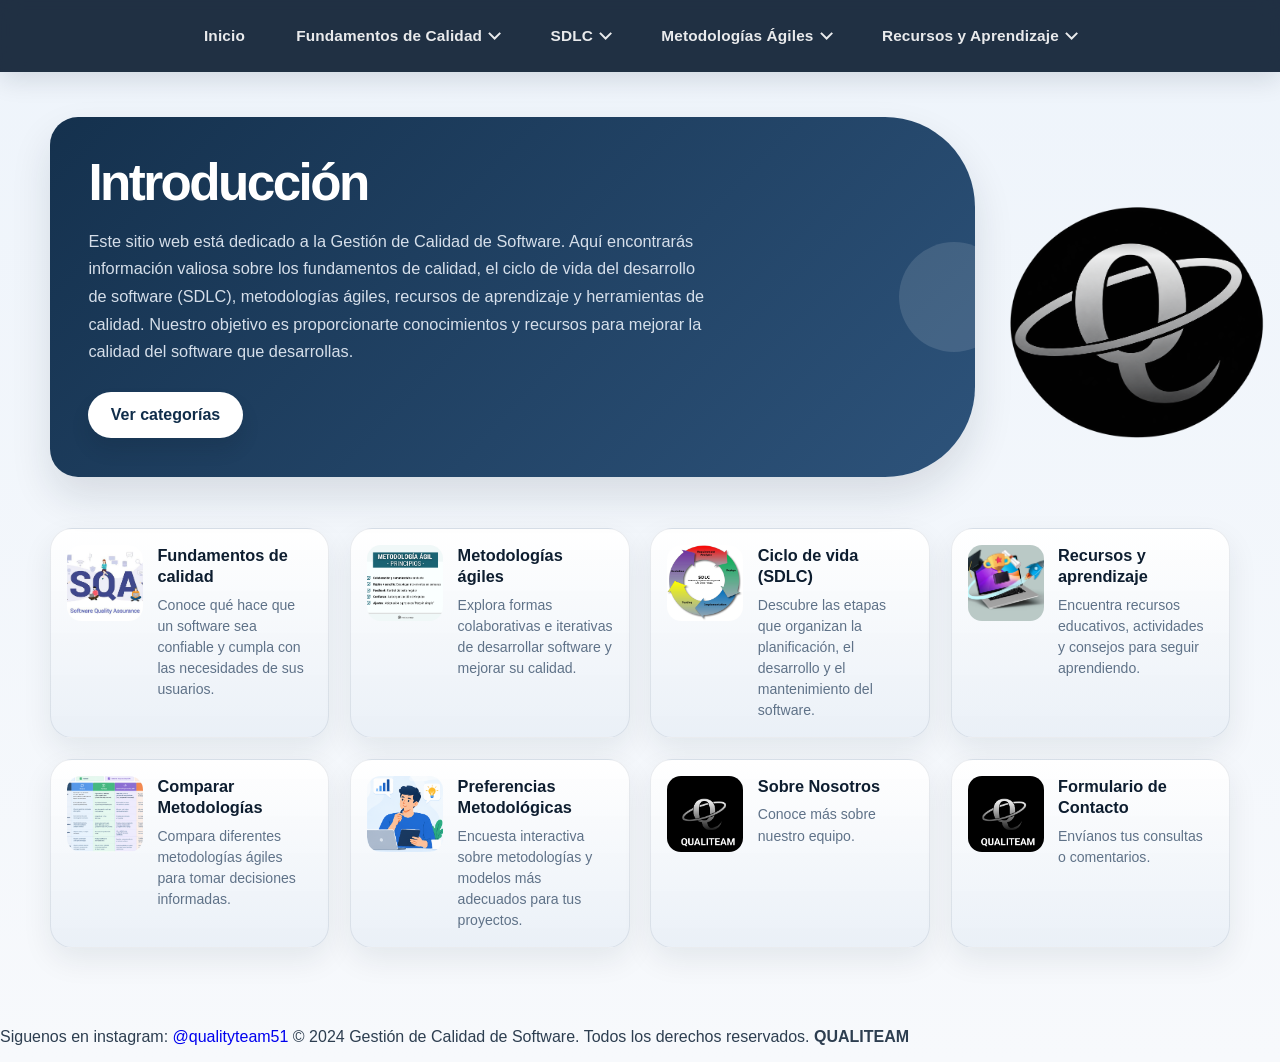
<file: index.html>
<!DOCTYPE html>
<html lang="es">
  <head>
    <meta charset="UTF-8" />
    <meta name="viewport" content="width=device-width, initial-scale=1.0" />
    <title>Gestión de Calidad de Software</title>
    <link rel="stylesheet" href="CSS/estilos.css" />
 <link rel="icon" href="fotos/Logo.jpg" type="image/png">
    <script src="JS/script.js" defer></script>
  </head>
   <body>
    <header class="topbar">
      <nav class="nav container" aria-label="Navegación principal">
        <ul class="nav__menu">
          <li><a href="index.html">Inicio</a></li>
          <li>
            <details class="nav__dropdown">
              <summary class="nav__dropdown-trigger">Fundamentos de Calidad</summary>
              <ul class="nav__submenu">
                <li><a href="fundamentos de calidad.html#quality-attributes-title">Atributos de calidad</a></li>
                <li><a href="fundamentos de calidad.html#quality-comparison-title">Calidad y pruebas</a></li>
                <li><a href="fundamentos de calidad.html#quality-traits-title">Características del software</a></li>
                <li><a href="fundamentos de calidad.html#test-levels-title">Niveles de pruebas</a></li>
              </ul>
            </details>
          </li>
          <li>
            <details class="nav__dropdown">
              <summary class="nav__dropdown-trigger">SDLC</summary>
              <ul class="nav__submenu">
                <li><a href="sdlc.html#introduccion">¿Qué es el SDLC?</a></li>
                <li><a href="sdlc.html#etapas">Etapas del SDLC</a></li>
                <li><a href="sdlc.html#stlc">SDLC y STLC</a></li>
                <li><a href="sdlc.html#glosario">Conceptos</a></li>
              </ul>
            </details>
          </li>
          <li>
            <details class="nav__dropdown">
              <summary class="nav__dropdown-trigger">Metodologías Ágiles</summary>
              <ul class="nav__submenu">
                <li><a href="metodologias_agiles.html#que-son-agiles">¿Qué son?</a></li>
                <li><a href="metodologias_agiles.html#aporte-calidad">Agilidad y calidad</a></li>
                <li><a href="metodologias_agiles.html#metodologias">Metodologías</a></li>
                <li><a href="metodologias_agiles.html#tecnicas">Técnicas de calidad</a></li>
                <li><a href="Comparar metodologias.html">Comparador de metodologías</a></li>
                <li><a href="Preferencia de metadologia.html">Encuesta de preferencias</a></li>
              </ul>
            </details>
          </li>
          <li>
             <details class="nav__dropdown">
              <summary class="nav__dropdown-trigger">Recursos y Aprendizaje</summary>
              <ul class="nav__submenu">
                <li><a href="recursos_aprendizaje.html#recursos-educativos">Recursos educativos</a></li>
                <li><a href="recursos_aprendizaje.html#habilidades">Habilidades</a></li>
                <li><a href="recursos_aprendizaje.html#actividades">Actividades prácticas</a></li>
                <li><a href="recursos_aprendizaje.html#consejos">Consejos de aprendizaje</a></li>
              </ul>
            </details>
          </li>
        </ul>
      </nav>
    </header>

    <main class="page">
      <section id="inicio" class="container hero" aria-labelledby="introduccion-title">
        <div class="hero__intro">
          <h1 id="introduccion-title" class="hero__title">Introducción</h1>
          <p class="hero__text"> 
            Este sitio web está dedicado a la Gestión de Calidad de Software. Aquí encontrarás información valiosa sobre los fundamentos de calidad, el ciclo de vida del desarrollo de software (SDLC), metodologías ágiles, recursos de aprendizaje y herramientas de calidad. Nuestro objetivo es proporcionarte conocimientos y recursos para mejorar la calidad del software que desarrollas.
          </p>
          <div class="hero__actions">
            <a href="#categorias" class="hero__button">Ver categorías</a>
          </div>
        </div>

        <div class="hero__logo" aria-label="Logo del sitio">
          <img src="fotos/Logo Q.png" alt="Logo de Gestión de Calidad de Software" />
        </div>
      </section>

      


      <section id="categorias" class="container categories" aria-label="Categorías principales del contenido">
        <div class="card-grid">
          <a class="feature-card" href="fundamentos%20de%20calidad.html#quality-attributes-title">
            <img class="feature-card__image" src="fotos/calidad.jpg" alt="Ilustración sobre aseguramiento de calidad de software" />
            <span class="feature-card__content">
              <span class="feature-card__title">Fundamentos de calidad</span>
              <span class="feature-card__description">Conoce qué hace que un software sea confiable y cumpla con las necesidades de sus usuarios.</span>
            </span>
          </a>
          <a class="feature-card" href="metodologias_agiles.html#que-son-agiles">
            <img class="feature-card__image" src="fotos/metodologias agiles.png" alt="Logo de Qualiteam" />
            <span class="feature-card__content">
              <span class="feature-card__title">Metodologías ágiles</span>
              <span class="feature-card__description">Explora formas colaborativas e iterativas de desarrollar software y mejorar su calidad.</span>
            </span>
          </a>
          <a class="feature-card" href="sdlc.html#introduccion">
            <img class="feature-card__image" src="fotos/SDLC_Cycle.jpg" alt="Diagrama del ciclo de vida del desarrollo de software" />
            <span class="feature-card__content">
              <span class="feature-card__title">Ciclo de vida (SDLC)</span>
              <span class="feature-card__description">Descubre las etapas que organizan la planificación, el desarrollo y el mantenimiento del software.</span>
            </span>
          </a>
          <a class="feature-card" href="recursos_aprendizaje.html#recursos-educativos">
            <img class="feature-card__image" src="fotos/recurso%20de%20aprendizaje.png" alt="Vista previa de recursos de aprendizaje" />
            <span class="feature-card__content">
              <span class="feature-card__title">Recursos y aprendizaje</span>
              <span class="feature-card__description">Encuentra recursos educativos, actividades y consejos para seguir aprendiendo.</span>
            </span>
          </a>
            <a class="feature-card" href="Comparar metodologias.html">
            <img class="feature-card__image" src="fotos/Comparador de Metodologías Ágiles.png" alt="Vista previa de recursos de aprendizaje" />
            <span class="feature-card__content">
              <span class="feature-card__title">Comparar Metodologías</span>
              <span class="feature-card__description">Compara diferentes metodologías ágiles para tomar decisiones informadas.</span>
            </span>
          </a>
            <a class="feature-card" href="Preferencia de metadologia.html">
            <img class="feature-card__image" src="fotos/Encuesta sobre Metodologías Ágiles.png" alt="Vista previa de recursos de aprendizaje" />
            <span class="feature-card__content">
              <span class="feature-card__title">Preferencias Metodológicas</span>
              <span class="feature-card__description">Encuesta interactiva sobre metodologías y modelos más adecuados para tus proyectos.</span>
            </span>
          </a>
            <a class="feature-card" href="sobre_nosotros.html">
            <img class="feature-card__image" src="fotos/Logo.jpg" alt="Vista previa de recursos de aprendizaje" />
            <span class="feature-card__content">
              <span class="feature-card__title">Sobre Nosotros</span>
              <span class="feature-card__description">Conoce más sobre nuestro equipo.</span>
            </span>
          </a>
          <a class="feature-card" href="sobre_nosotros.html#contact-title">
            <img class="feature-card__image" src="fotos/Logo.jpg" alt="Formulario de contacto" />
            <span class="feature-card__content">
              <span class="feature-card__title">Formulario de Contacto</span>
              <span class="feature-card__description">Envíanos tus consultas o comentarios.</span>
            </span>
          </a>
        </div>
      </section>
    </main>
  </body>
  <footer> 
    <div class="footer-content">
      <p>Siguenos en instagram: <a href="https://www.instagram.com/qualityteam51?stkn=MThjODZhYXNjcDNhag==" target="_blank" rel="noopener noreferrer">@qualityteam51</a> &copy; 2024 Gestión de Calidad de Software. Todos los derechos reservados. <strong>QUALITEAM</strong></p>
    </div>
</html>
</file>
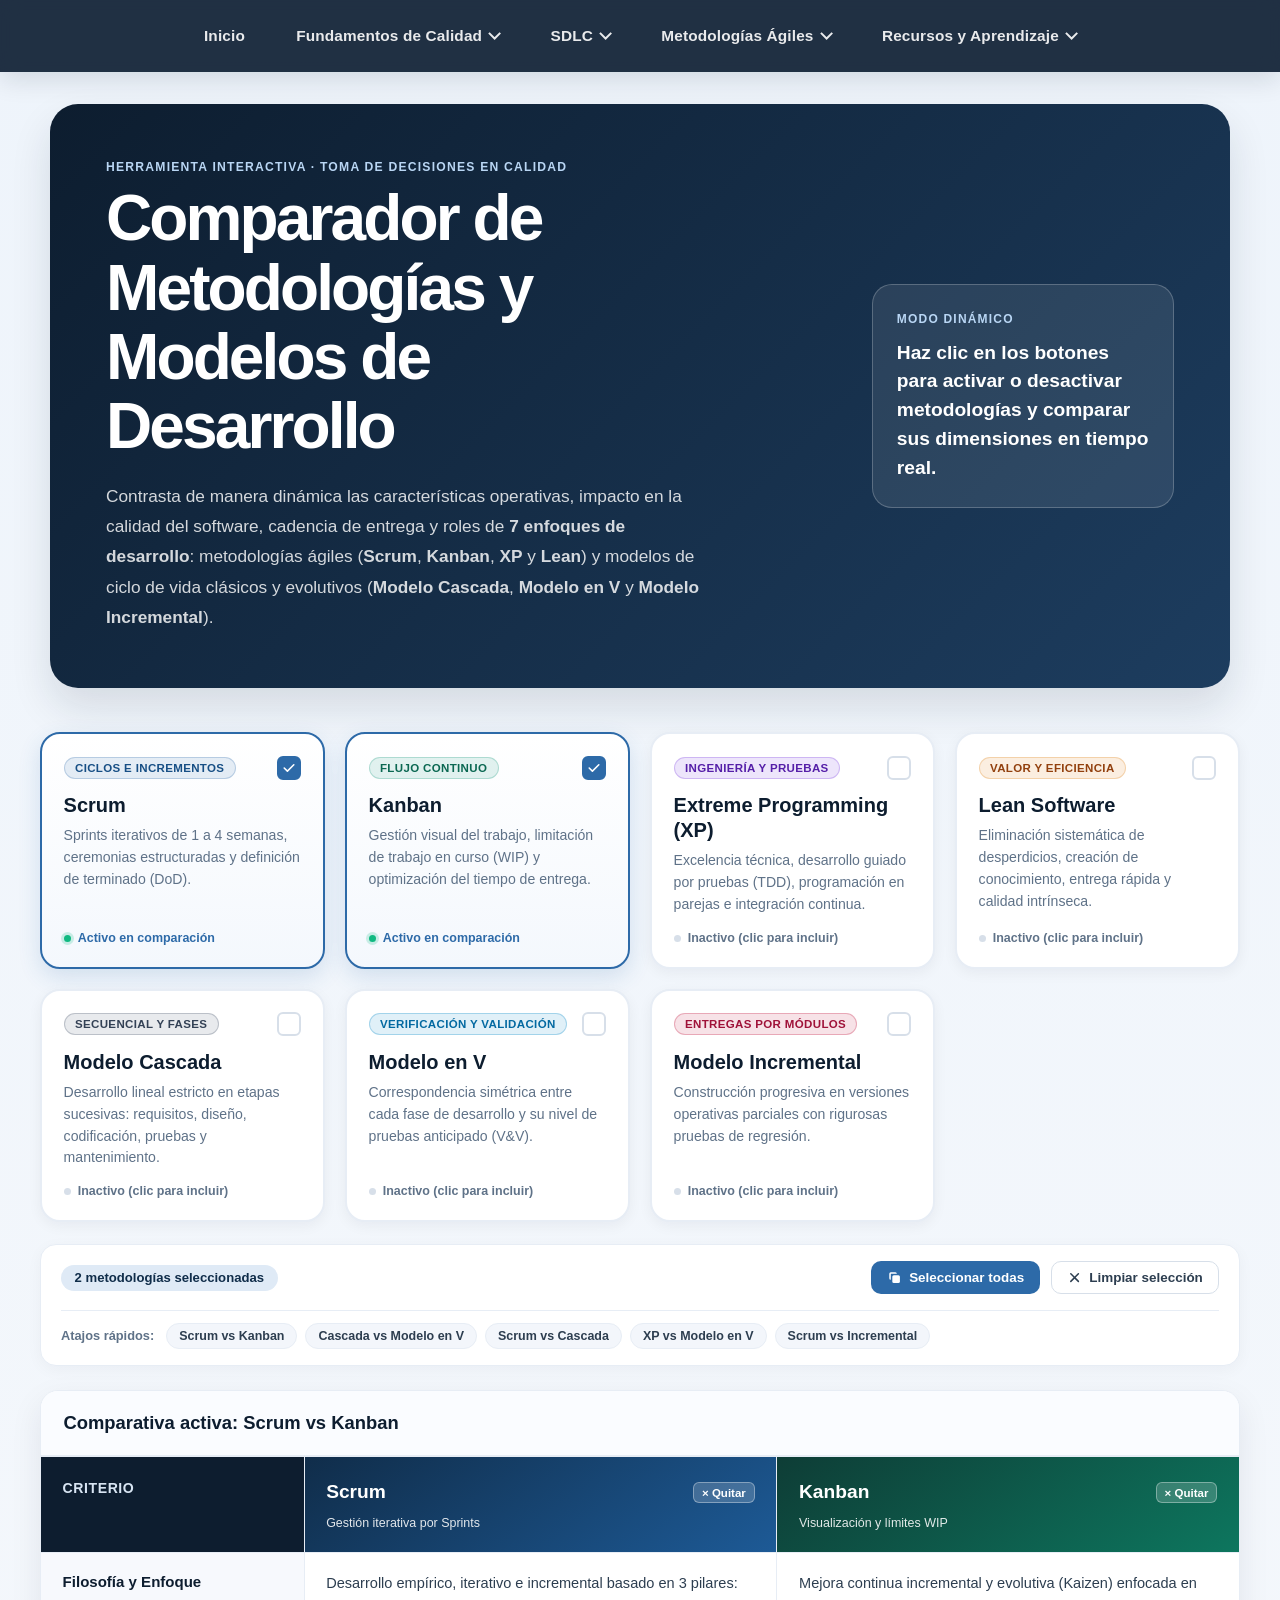
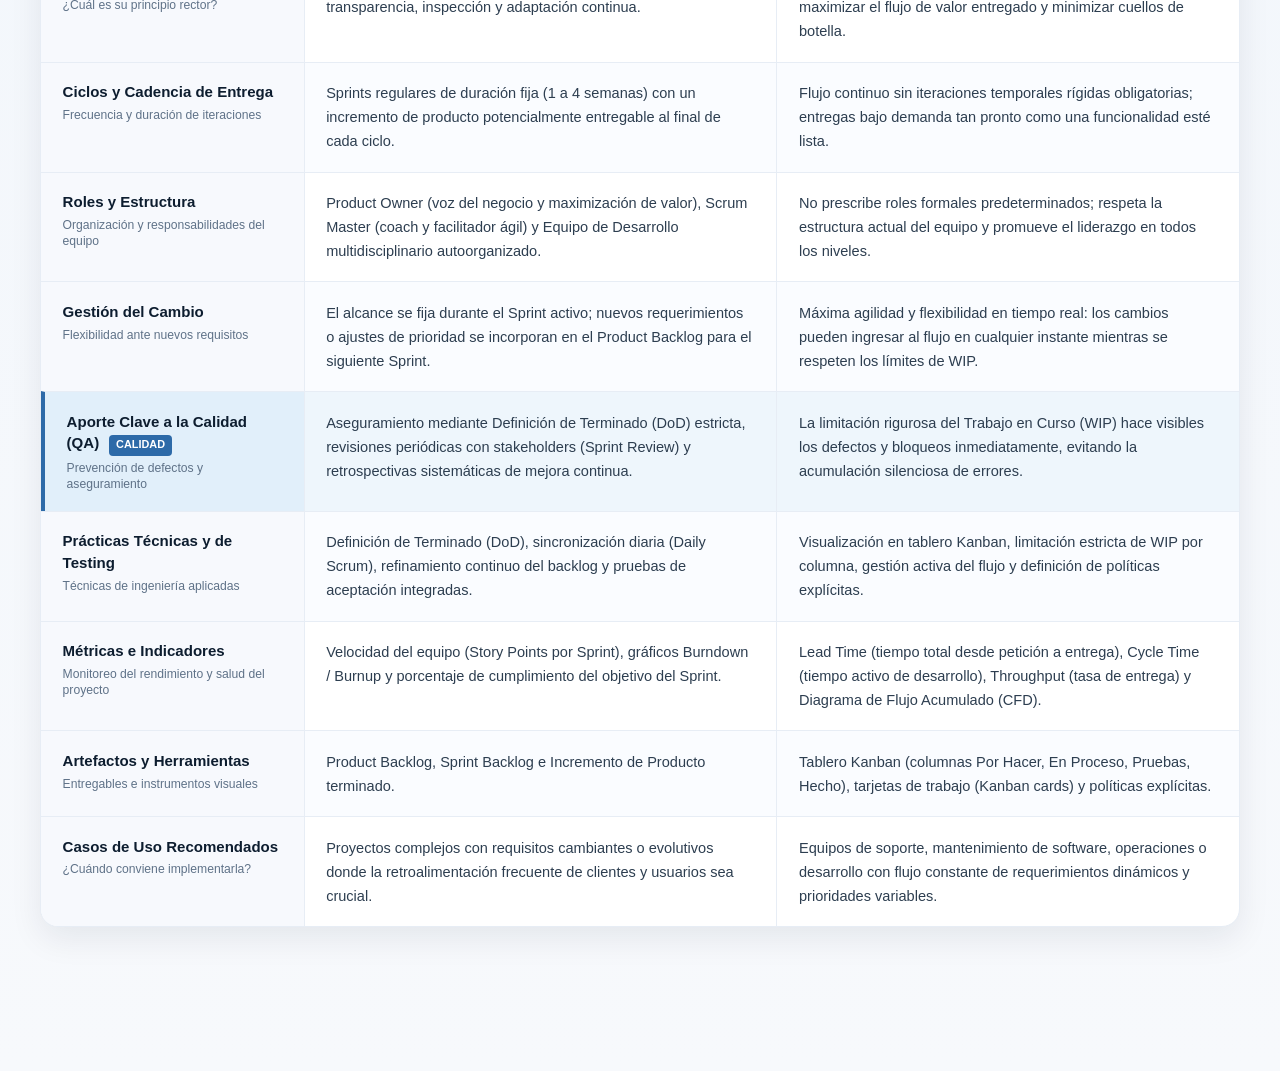
<file: Comparar metodologias.html>
<!DOCTYPE html>
<html lang="es">
  <head>
    <meta charset="UTF-8" />
    <meta name="viewport" content="width=device-width, initial-scale=1.0" />
    <title>Comparador de Metodologías y Modelos de Desarrollo | Gestión de Calidad de Software</title>
    <link rel="stylesheet" href="CSS/estilos.css" />
    <link rel="icon" href="fotos/Logo.jpg" type="image/png" />
    <script src="JS/script.js" defer></script>
  </head>
  <body>

    <header class="topbar">
      <nav class="nav container" aria-label="Navegación principal">
        <ul class="nav__menu">
          <li><a href="index.html">Inicio</a></li>
          <li>
            <details class="nav__dropdown">
              <summary class="nav__dropdown-trigger">Fundamentos de Calidad</summary>
              <ul class="nav__submenu">
                <li><a href="fundamentos de calidad.html#quality-attributes-title">Atributos de calidad</a></li>
                <li><a href="fundamentos de calidad.html#quality-comparison-title">Calidad y pruebas</a></li>
                <li><a href="fundamentos de calidad.html#quality-traits-title">Características del software</a></li>
                <li><a href="fundamentos de calidad.html#test-levels-title">Niveles de pruebas</a></li>
              </ul>
            </details>
          </li>
          <li>
            <details class="nav__dropdown">
              <summary class="nav__dropdown-trigger">SDLC</summary>
              <ul class="nav__submenu">
                <li><a href="sdlc.html#introduccion">¿Qué es el SDLC?</a></li>
                <li><a href="sdlc.html#etapas">Etapas del SDLC</a></li>
                <li><a href="sdlc.html#stlc">SDLC y STLC</a></li>
                <li><a href="sdlc.html#glosario">Conceptos</a></li>
              </ul>
            </details>
          </li>
          <li>
            <details class="nav__dropdown">
              <summary class="nav__dropdown-trigger">Metodologías Ágiles</summary>
              <ul class="nav__submenu">
                <li><a href="metodologias_agiles.html#que-son-agiles">¿Qué son?</a></li>
                <li><a href="metodologias_agiles.html#aporte-calidad">Agilidad y calidad</a></li>
                <li><a href="metodologias_agiles.html#metodologias">Metodologías</a></li>
                <li><a href="metodologias_agiles.html#tecnicas">Técnicas de calidad</a></li>
                <li><a href="Comparar metodologias.html" class="is-active">Comparador de metodologías</a></li>
                <li><a href="Preferencia de metadologia.html">Encuesta de preferencias</a></li>
              </ul>
            </details>
          </li>
          <li>
            <details class="nav__dropdown">
              <summary class="nav__dropdown-trigger">Recursos y Aprendizaje</summary>
              <ul class="nav__submenu">
                <li><a href="recursos_aprendizaje.html#recursos-educativos">Recursos educativos</a></li>
                <li><a href="recursos_aprendizaje.html#habilidades">Habilidades</a></li>
                <li><a href="recursos_aprendizaje.html#actividades">Actividades prácticas</a></li>
                <li><a href="recursos_aprendizaje.html#consejos">Consejos de aprendizaje</a></li>
              </ul>
            </details>
          </li>
        </ul>
      </nav>
    </header>

    <main class="page agile-page comparator-page">
      <section class="container agile-hero" aria-labelledby="comparator-hero-title">
        <div class="agile-hero__content">
          <p class="agile-eyebrow">Herramienta Interactiva · Toma de Decisiones en Calidad</p>
          <h1 id="comparator-hero-title">Comparador de Metodologías y Modelos de Desarrollo</h1>
          <p class="agile-hero__lead">
            Contrasta de manera dinámica las características operativas, impacto en la calidad del software, cadencia de entrega y roles de <strong>7 enfoques de desarrollo</strong>: metodologías ágiles (<strong>Scrum</strong>, <strong>Kanban</strong>, <strong>XP</strong> y <strong>Lean</strong>) y modelos de ciclo de vida clásicos y evolutivos (<strong>Modelo Cascada</strong>, <strong>Modelo en V</strong> y <strong>Modelo Incremental</strong>).
          </p>
        </div>
        <aside class="agile-hero__note" aria-label="Consejo de uso">
          <span class="agile-hero__note-label">Modo Dinámico</span>
          <p>Haz clic en los botones para activar o desactivar metodologías y comparar sus dimensiones en tiempo real.</p>
        </aside>
      </section>

      <div class="container comparator-container">
        <!-- Formulario con los botones de las metodologías -->
        <form id="comparator-form" class="comparator-selection-form" onsubmit="event.preventDefault();" aria-label="Selector de metodologías para comparar">
          <fieldset class="comparator-fieldset">
            <legend class="visually-hidden">Selección de metodologías y modelos de desarrollo</legend>

            <div class="comparator-buttons-grid" role="group" aria-label="Metodologías y modelos disponibles">
              
              <!-- 1. Scrum -->
              <button
                type="button"
                id="btn-scrum"
                class="methodology-card-btn is-selected"
                data-methodology="scrum"
                role="checkbox"
                aria-checked="true"
                aria-controls="comparator-output"
              >
                <span class="methodology-card__header">
                  <span class="methodology-card__badge badge--scrum">Ciclos e Incrementos</span>
                  <span class="methodology-card__checkbox" aria-hidden="true">
                    <svg viewBox="0 0 20 20" fill="currentColor" class="check-icon"><path fill-rule="evenodd" d="M16.707 5.293a1 1 0 010 1.414l-8 8a1 1 0 01-1.414 0l-4-4a1 1 0 011.414-1.414L8 12.586l7.293-7.293a1 1 0 011.414 0z" clip-rule="evenodd"></path></svg>
                  </span>
                </span>
                <span class="methodology-card__name">Scrum</span>
                <span class="methodology-card__desc">Sprints iterativos de 1 a 4 semanas, ceremonias estructuradas y definición de terminado (DoD).</span>
                <span class="methodology-card__status"><span class="status-dot"></span> Activo en comparación</span>
              </button>

              <!-- 2. Kanban -->
              <button
                type="button"
                id="btn-kanban"
                class="methodology-card-btn is-selected"
                data-methodology="kanban"
                role="checkbox"
                aria-checked="true"
                aria-controls="comparator-output"
              >
                <span class="methodology-card__header">
                  <span class="methodology-card__badge badge--kanban">Flujo Continuo</span>
                  <span class="methodology-card__checkbox" aria-hidden="true">
                    <svg viewBox="0 0 20 20" fill="currentColor" class="check-icon"><path fill-rule="evenodd" d="M16.707 5.293a1 1 0 010 1.414l-8 8a1 1 0 01-1.414 0l-4-4a1 1 0 011.414-1.414L8 12.586l7.293-7.293a1 1 0 011.414 0z" clip-rule="evenodd"></path></svg>
                  </span>
                </span>
                <span class="methodology-card__name">Kanban</span>
                <span class="methodology-card__desc">Gestión visual del trabajo, limitación de trabajo en curso (WIP) y optimización del tiempo de entrega.</span>
                <span class="methodology-card__status"><span class="status-dot"></span> Activo en comparación</span>
              </button>

              <!-- 3. Extreme Programming (XP) -->
              <button
                type="button"
                id="btn-xp"
                class="methodology-card-btn"
                data-methodology="xp"
                role="checkbox"
                aria-checked="false"
                aria-controls="comparator-output"
              >
                <span class="methodology-card__header">
                  <span class="methodology-card__badge badge--xp">Ingeniería y Pruebas</span>
                  <span class="methodology-card__checkbox" aria-hidden="true">
                    <svg viewBox="0 0 20 20" fill="currentColor" class="check-icon"><path fill-rule="evenodd" d="M16.707 5.293a1 1 0 010 1.414l-8 8a1 1 0 01-1.414 0l-4-4a1 1 0 011.414-1.414L8 12.586l7.293-7.293a1 1 0 011.414 0z" clip-rule="evenodd"></path></svg>
                  </span>
                </span>
                <span class="methodology-card__name">Extreme Programming (XP)</span>
                <span class="methodology-card__desc">Excelencia técnica, desarrollo guiado por pruebas (TDD), programación en parejas e integración continua.</span>
                <span class="methodology-card__status"><span class="status-dot"></span> Inactivo (clic para incluir)</span>
              </button>

              <!-- 4. Lean Software -->
              <button
                type="button"
                id="btn-lean"
                class="methodology-card-btn"
                data-methodology="lean"
                role="checkbox"
                aria-checked="false"
                aria-controls="comparator-output"
              >
                <span class="methodology-card__header">
                  <span class="methodology-card__badge badge--lean">Valor y Eficiencia</span>
                  <span class="methodology-card__checkbox" aria-hidden="true">
                    <svg viewBox="0 0 20 20" fill="currentColor" class="check-icon"><path fill-rule="evenodd" d="M16.707 5.293a1 1 0 010 1.414l-8 8a1 1 0 01-1.414 0l-4-4a1 1 0 011.414-1.414L8 12.586l7.293-7.293a1 1 0 011.414 0z" clip-rule="evenodd"></path></svg>
                  </span>
                </span>
                <span class="methodology-card__name">Lean Software</span>
                <span class="methodology-card__desc">Eliminación sistemática de desperdicios, creación de conocimiento, entrega rápida y calidad intrínseca.</span>
                <span class="methodology-card__status"><span class="status-dot"></span> Inactivo (clic para incluir)</span>
              </button>

              <!-- 5. Modelo Cascada -->
              <button
                type="button"
                id="btn-cascada"
                class="methodology-card-btn"
                data-methodology="cascada"
                role="checkbox"
                aria-checked="false"
                aria-controls="comparator-output"
              >
                <span class="methodology-card__header">
                  <span class="methodology-card__badge badge--cascada">Secuencial y Fases</span>
                  <span class="methodology-card__checkbox" aria-hidden="true">
                    <svg viewBox="0 0 20 20" fill="currentColor" class="check-icon"><path fill-rule="evenodd" d="M16.707 5.293a1 1 0 010 1.414l-8 8a1 1 0 01-1.414 0l-4-4a1 1 0 011.414-1.414L8 12.586l7.293-7.293a1 1 0 011.414 0z" clip-rule="evenodd"></path></svg>
                  </span>
                </span>
                <span class="methodology-card__name">Modelo Cascada</span>
                <span class="methodology-card__desc">Desarrollo lineal estricto en etapas sucesivas: requisitos, diseño, codificación, pruebas y mantenimiento.</span>
                <span class="methodology-card__status"><span class="status-dot"></span> Inactivo (clic para incluir)</span>
              </button>

              <!-- 6. Modelo en V -->
              <button
                type="button"
                id="btn-vmodel"
                class="methodology-card-btn"
                data-methodology="vmodel"
                role="checkbox"
                aria-checked="false"
                aria-controls="comparator-output"
              >
                <span class="methodology-card__header">
                  <span class="methodology-card__badge badge--vmodel">Verificación y Validación</span>
                  <span class="methodology-card__checkbox" aria-hidden="true">
                    <svg viewBox="0 0 20 20" fill="currentColor" class="check-icon"><path fill-rule="evenodd" d="M16.707 5.293a1 1 0 010 1.414l-8 8a1 1 0 01-1.414 0l-4-4a1 1 0 011.414-1.414L8 12.586l7.293-7.293a1 1 0 011.414 0z" clip-rule="evenodd"></path></svg>
                  </span>
                </span>
                <span class="methodology-card__name">Modelo en V</span>
                <span class="methodology-card__desc">Correspondencia simétrica entre cada fase de desarrollo y su nivel de pruebas anticipado (V&V).</span>
                <span class="methodology-card__status"><span class="status-dot"></span> Inactivo (clic para incluir)</span>
              </button>

              <!--Modelo Incremental -->
              <button
                type="button"
                id="btn-incremental"
                class="methodology-card-btn"
                data-methodology="incremental"
                role="checkbox"
                aria-checked="false"
                aria-controls="comparator-output"
              >
                <span class="methodology-card__header">
                  <span class="methodology-card__badge badge--incremental">Entregas por Módulos</span>
                  <span class="methodology-card__checkbox" aria-hidden="true">
                    <svg viewBox="0 0 20 20" fill="currentColor" class="check-icon"><path fill-rule="evenodd" d="M16.707 5.293a1 1 0 010 1.414l-8 8a1 1 0 01-1.414 0l-4-4a1 1 0 011.414-1.414L8 12.586l7.293-7.293a1 1 0 011.414 0z" clip-rule="evenodd"></path></svg>
                  </span>
                </span>
                <span class="methodology-card__name">Modelo Incremental</span>
                <span class="methodology-card__desc">Construcción progresiva en versiones operativas parciales con rigurosas pruebas de regresión.</span>
                <span class="methodology-card__status"><span class="status-dot"></span> Inactivo (clic para incluir)</span>
              </button>
            </div>
          </fieldset>

          <!--Acciones Rápidas -->
          <div class="comparator-toolbar">
            <div class="comparator-toolbar__info">
              <span id="selection-counter" class="comparator-counter-pill">2 seleccionadas</span>
            </div>

            <div class="comparator-toolbar__actions">
              <button type="button" id="btn-select-all" class="comparator-action-btn" title="Seleccionar todas las metodologías">
                <svg viewBox="0 0 20 20" fill="currentColor" class="action-icon"><path d="M7 9a2 2 0 012-2h6a2 2 0 012 2v6a2 2 0 01-2 2H9a2 2 0 01-2-2V9z"></path><path d="M5 3a2 2 0 00-2 2v6a2 2 0 002 2V5h8a2 2 0 00-2-2H5z"></path></svg>
                Seleccionar todas
              </button>
              <button type="button" id="btn-clear-all" class="comparator-action-btn comparator-action-btn--ghost" title="Deseleccionar todas las metodologías">
                <svg viewBox="0 0 20 20" fill="currentColor" class="action-icon"><path fill-rule="evenodd" d="M4.293 4.293a1 1 0 011.414 0L10 8.586l4.293-4.293a1 1 0 111.414 1.414L11.414 10l4.293 4.293a1 1 0 01-1.414 1.414L10 11.414l-4.293 4.293a1 1 0 01-1.414-1.414L8.586 10 4.293 5.707a1 1 0 010-1.414z" clip-rule="evenodd"></path></svg>
                Limpiar selección
              </button>
            </div>

            <div class="comparator-toolbar__presets" aria-label="Comparaciones rápidas sugeridas">
              <span class="presets-label">Atajos rápidos:</span>
              <button type="button" class="preset-pill" data-preset="scrum,kanban">Scrum vs Kanban</button>
              <button type="button" class="preset-pill" data-preset="cascada,vmodel">Cascada vs Modelo en V</button>
              <button type="button" class="preset-pill" data-preset="scrum,cascada">Scrum vs Cascada</button>
              <button type="button" class="preset-pill" data-preset="xp,vmodel">XP vs Modelo en V</button>
              <button type="button" class="preset-pill" data-preset="scrum,incremental">Scrum vs Incremental</button>
            </div>
          </div>
        </form>

        <!-- Contenedor Dinámico de la Tabla Comparativa -->
        <div id="comparator-output" aria-live="polite" role="region" aria-label="Resultados de la comparación de metodologías">
        </div>
      </div>
    </main>
  </body>
</html>
</file>
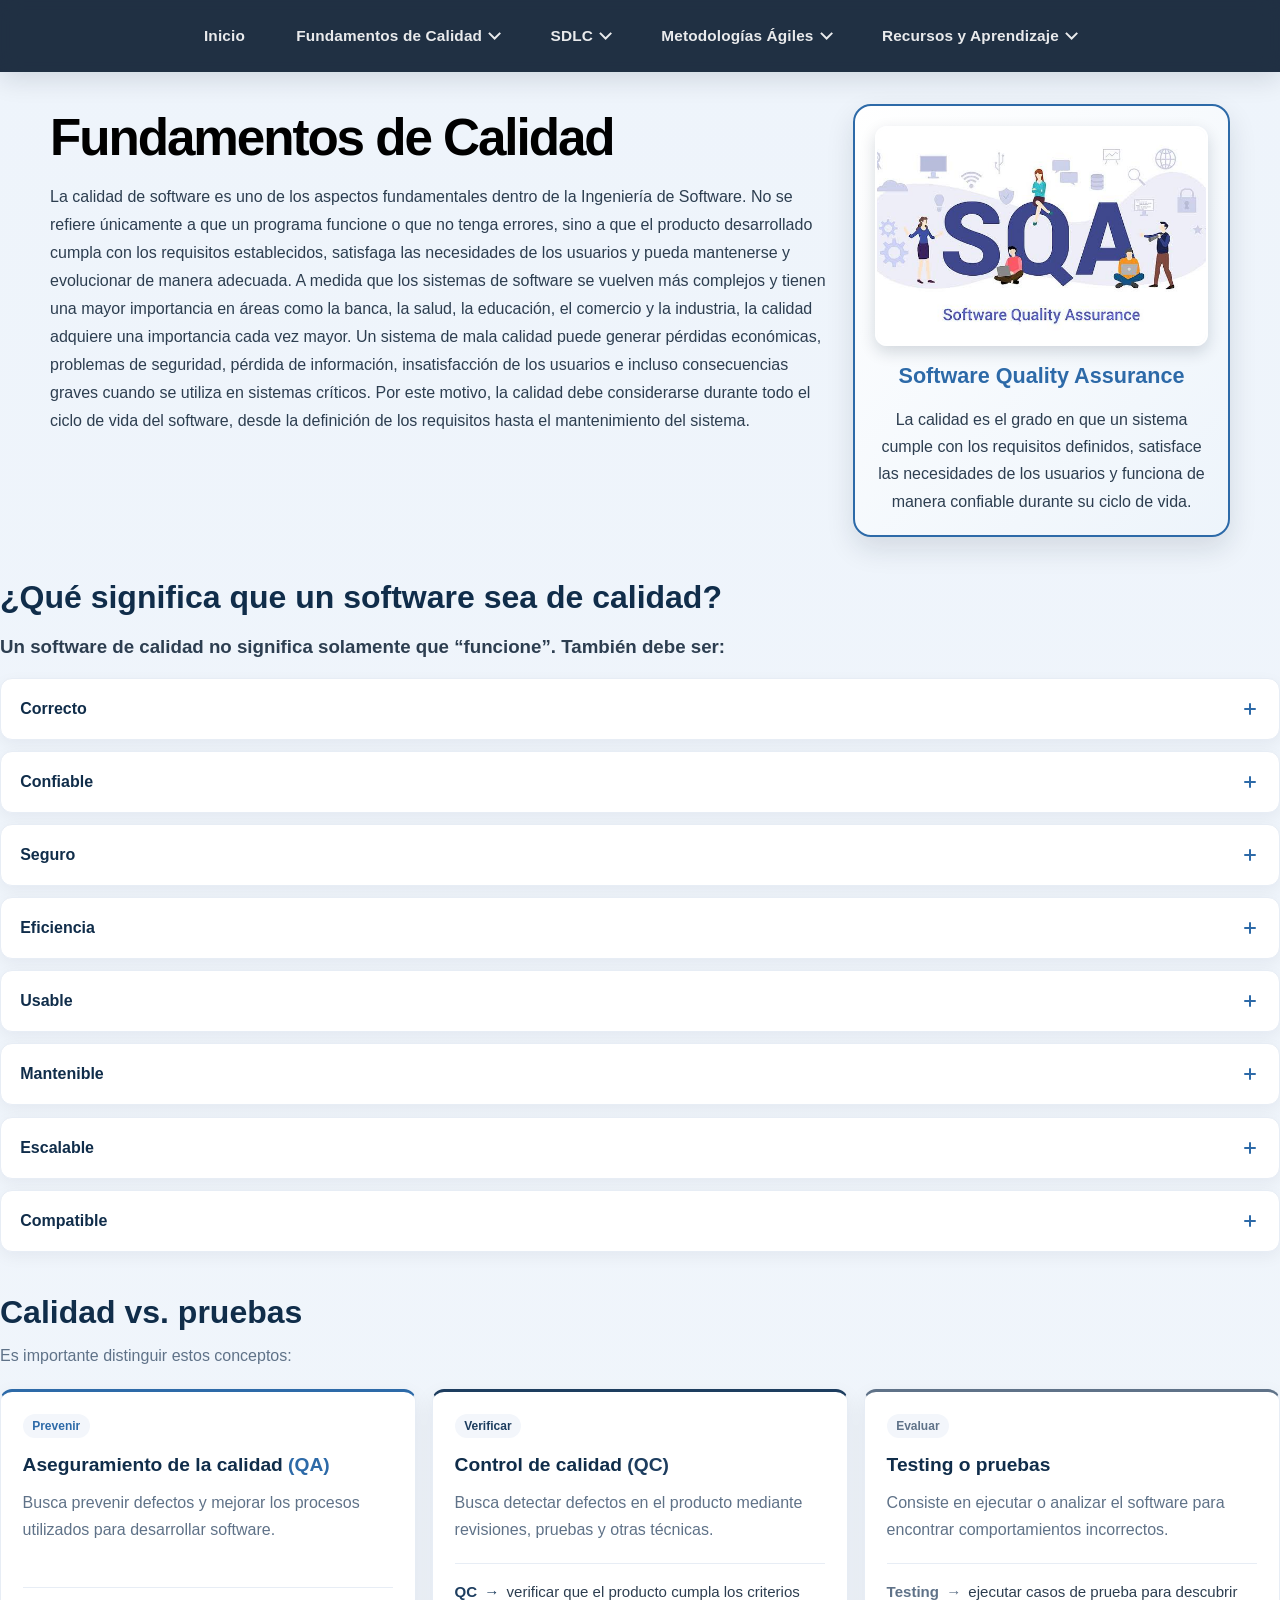
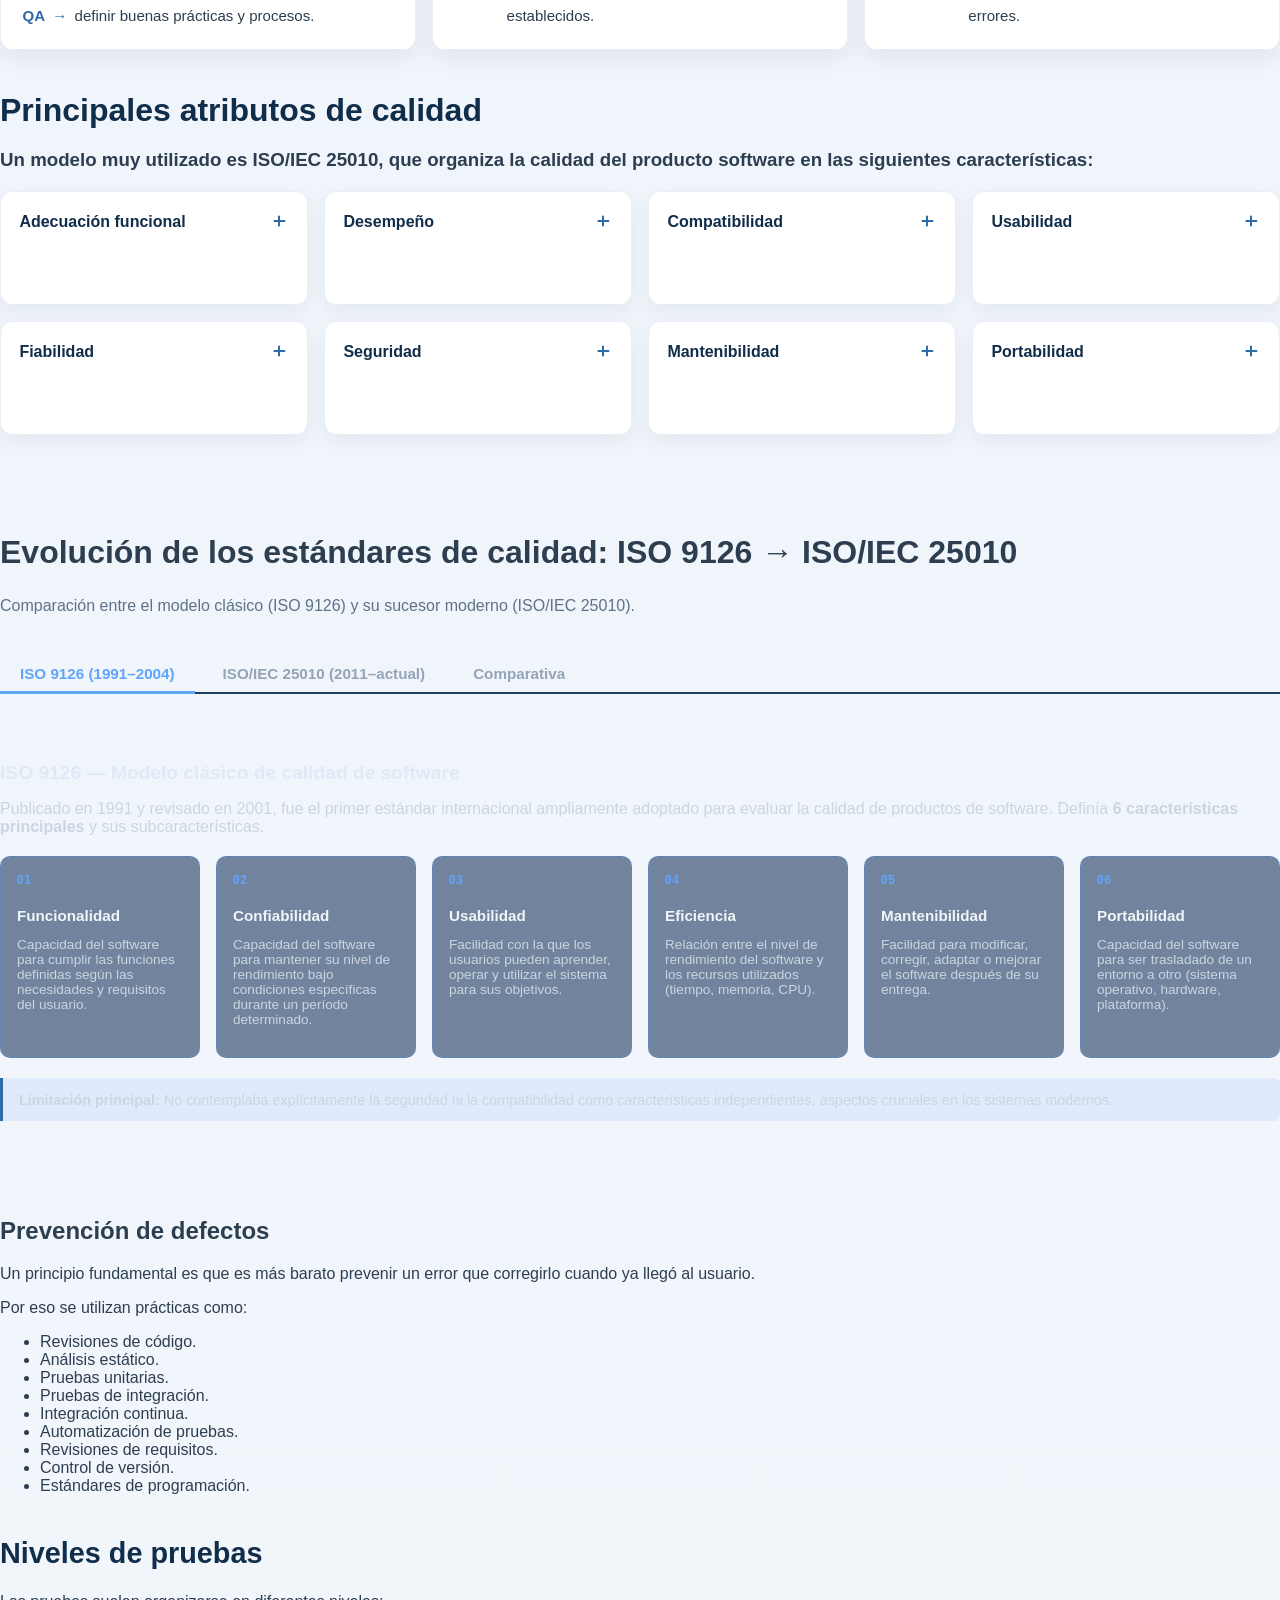
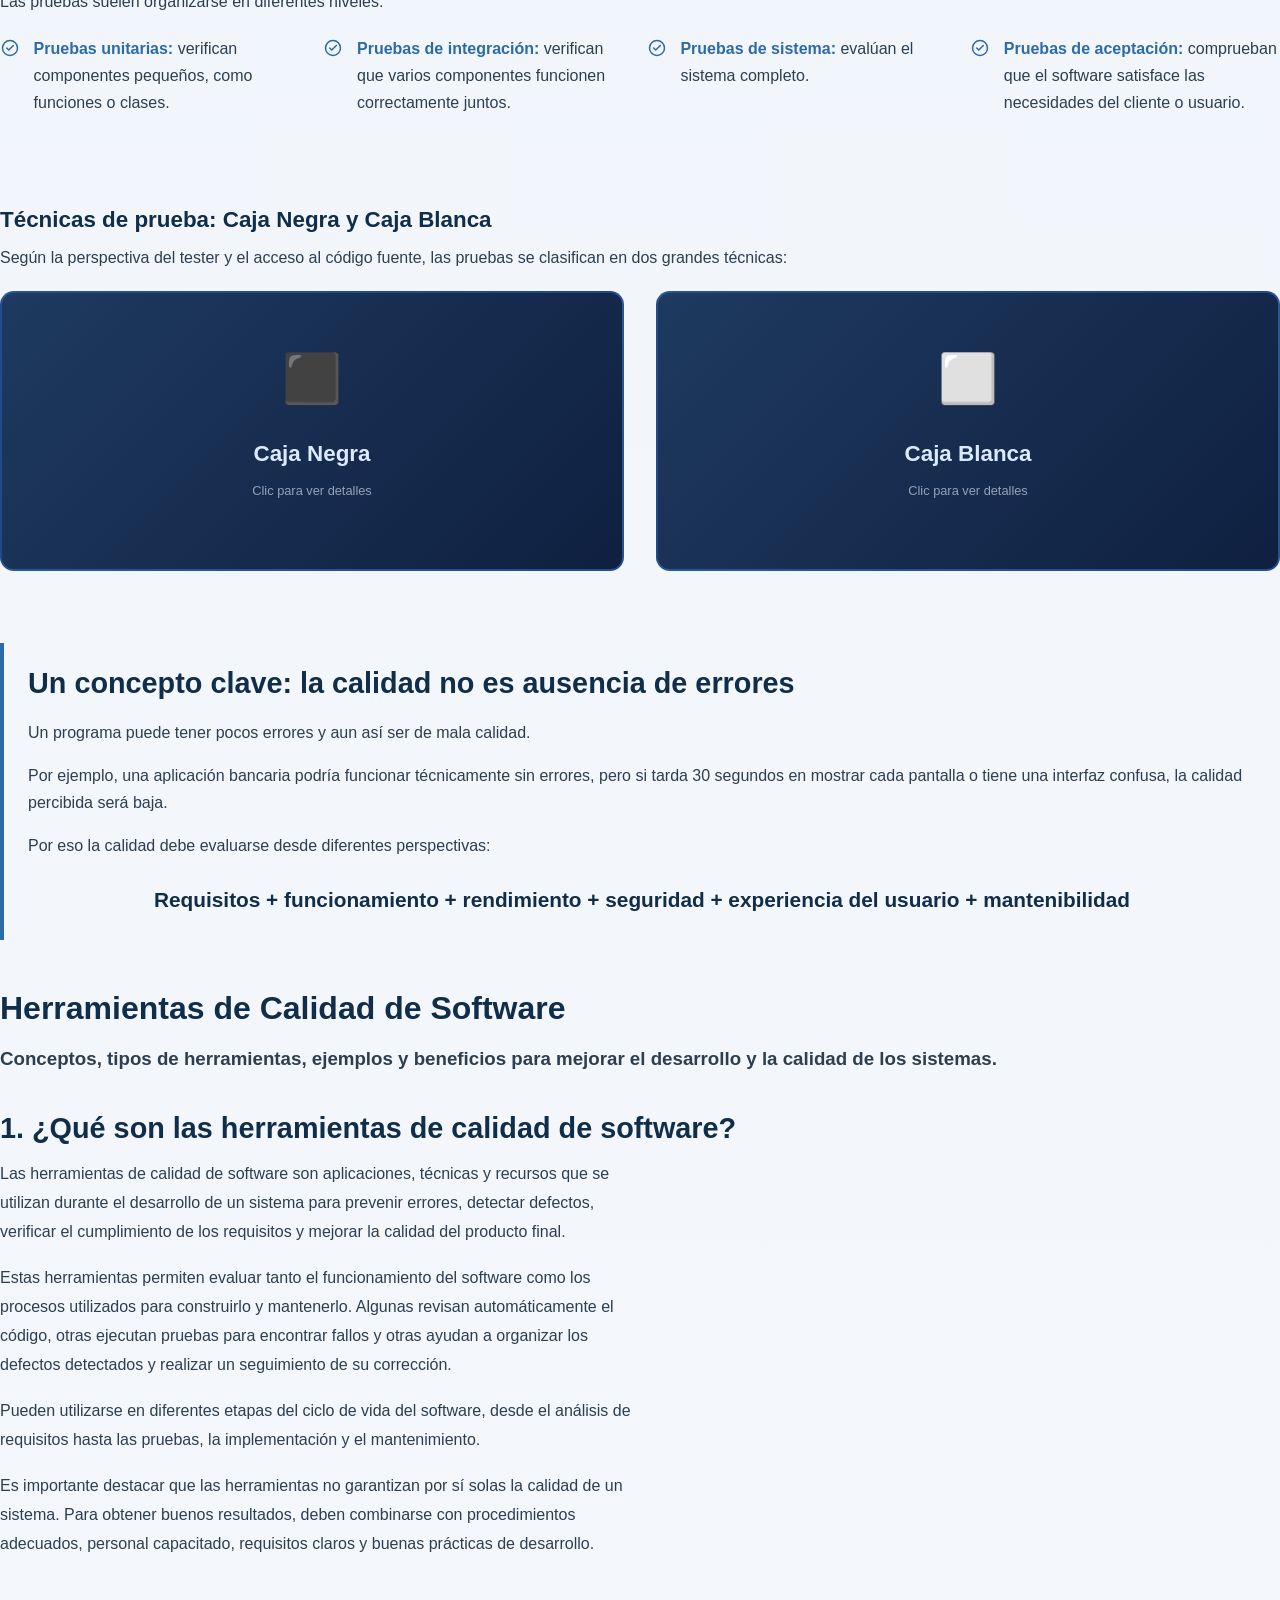
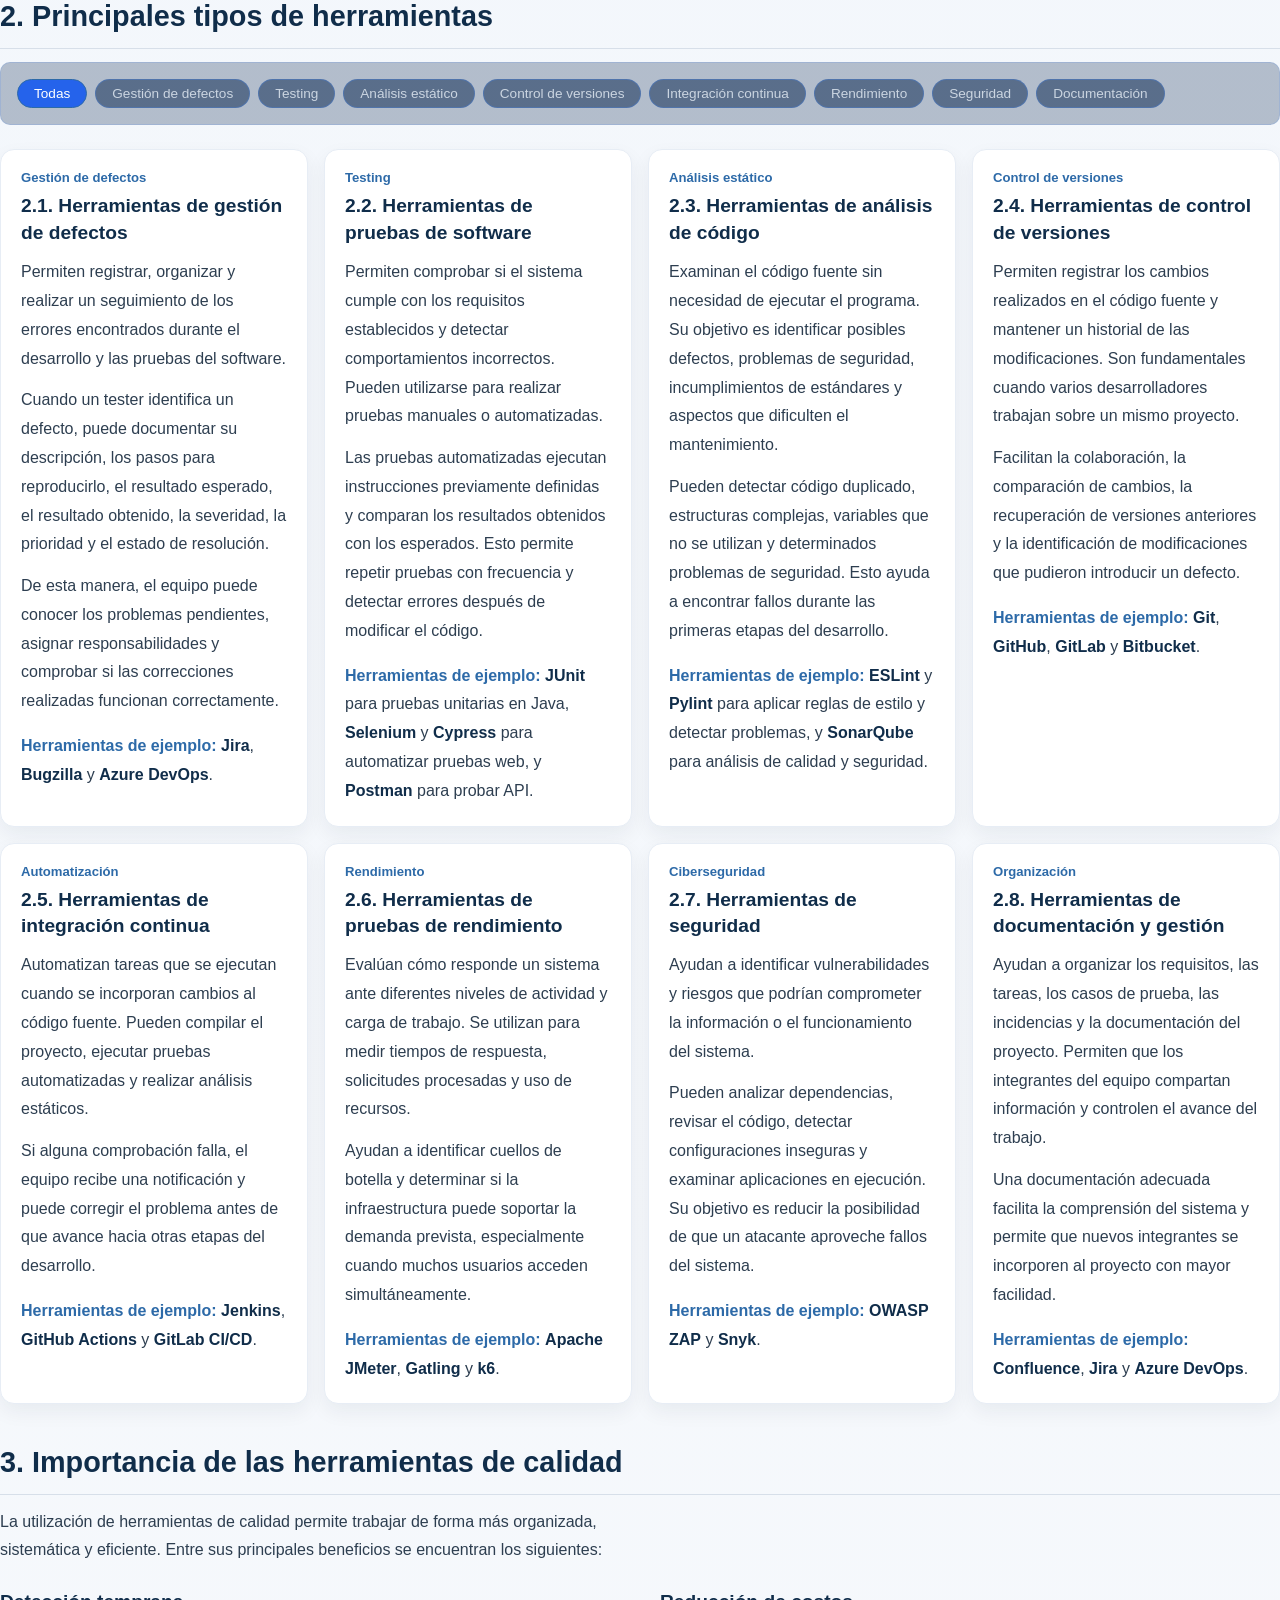
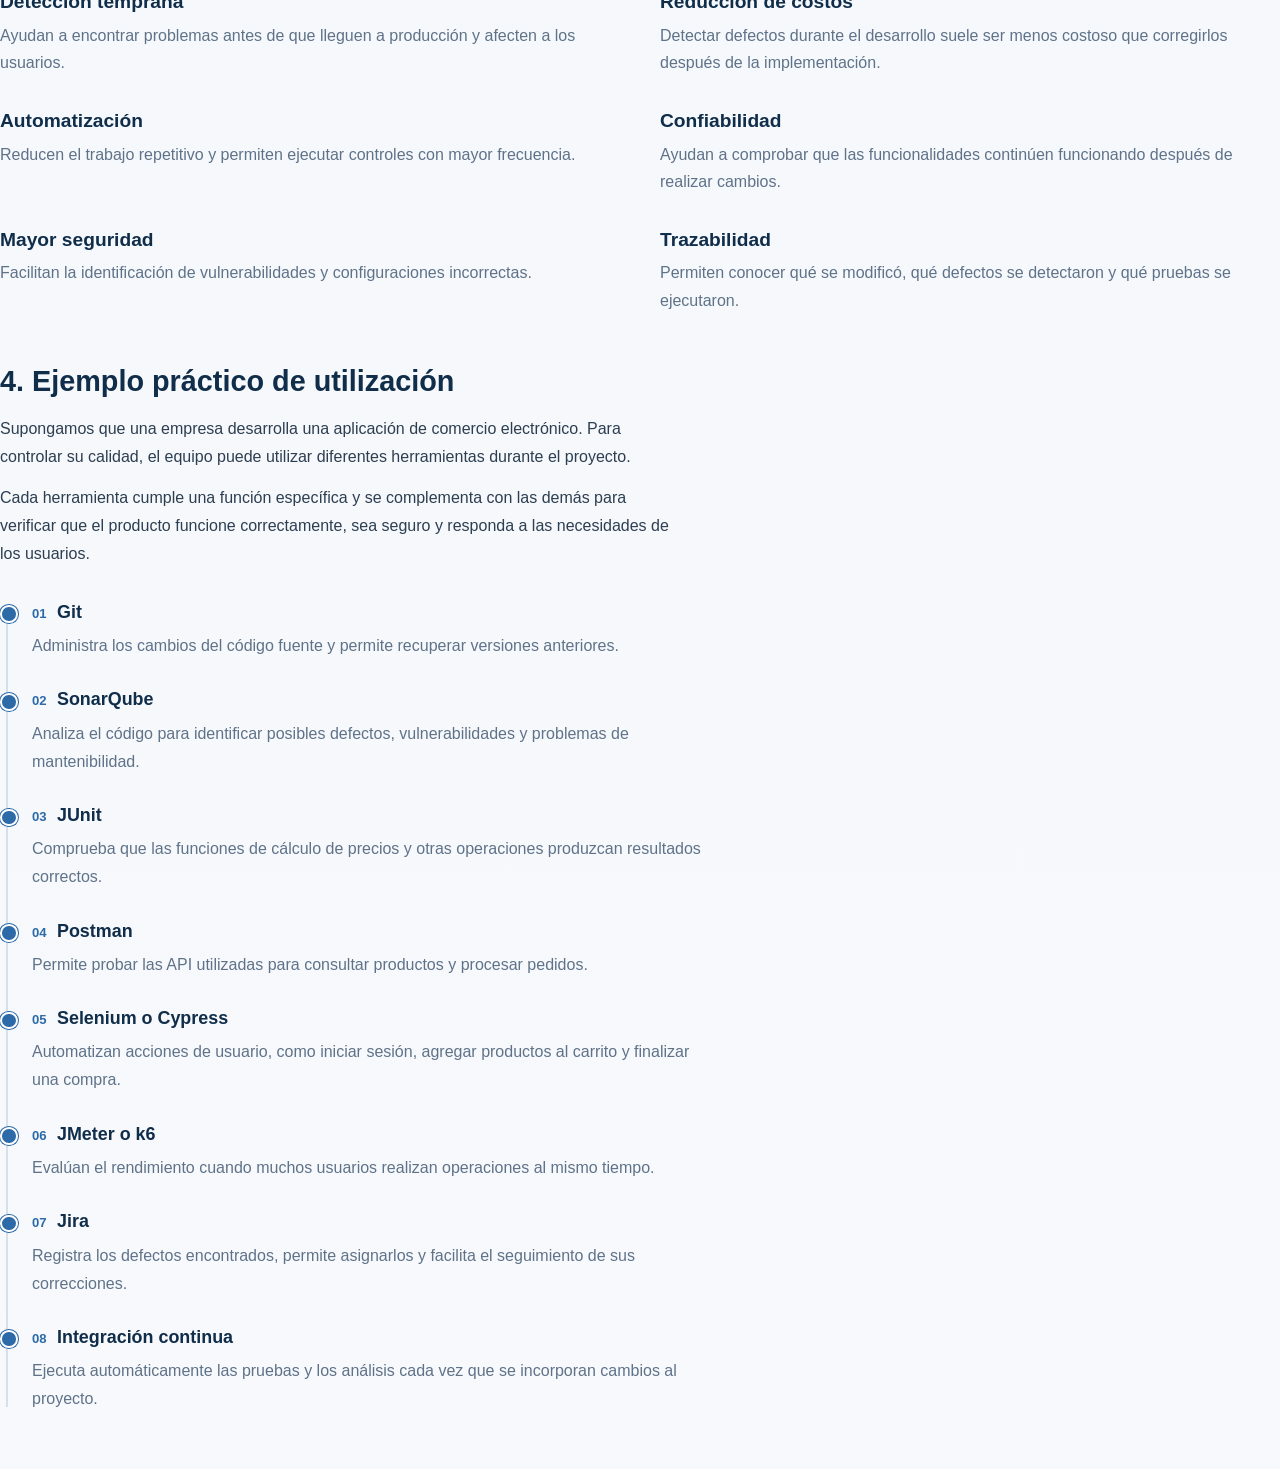
<file: fundamentos de calidad.html>
<html>
  <head>
    <meta charset="UTF-8" />
    <meta name="viewport" content="width=device-width, initial-scale=1.0" />
    <title>Fundamentos de Calidad</title>
     <link rel="stylesheet" href="CSS/estilos.css" />
       <link rel="icon" href="fotos/Logo.jpg" type="image/png">
    <script src="JS/script.js" defer></script>
  </head>
    <body>
    <header class="topbar">
      <nav class="nav container" aria-label="Navegación principal">
        <ul class="nav__menu">
          <li><a href="index.html">Inicio</a></li>
          <li>
            <details class="nav__dropdown">
              <summary class="nav__dropdown-trigger">Fundamentos de Calidad</summary>
              <ul class="nav__submenu">
                <li><a href="fundamentos de calidad.html#quality-attributes-title">Atributos de calidad</a></li>
                <li><a href="fundamentos de calidad.html#quality-comparison-title">Calidad y pruebas</a></li>
                <li><a href="fundamentos de calidad.html#quality-traits-title">Características del software</a></li>
                <li><a href="fundamentos de calidad.html#test-levels-title">Niveles de pruebas</a></li>
              </ul>
            </details>
          </li>
          <li>
            <details class="nav__dropdown">
              <summary class="nav__dropdown-trigger">SDLC</summary>
              <ul class="nav__submenu">
                <li><a href="sdlc.html#introduccion">¿Qué es el SDLC?</a></li>
                <li><a href="sdlc.html#etapas">Etapas del SDLC</a></li>
                <li><a href="sdlc.html#stlc">SDLC y STLC</a></li>
                <li><a href="sdlc.html#glosario">Conceptos</a></li>
              </ul>
            </details>
          </li>
          <li>
            <details class="nav__dropdown">
              <summary class="nav__dropdown-trigger">Metodologías Ágiles</summary>
              <ul class="nav__submenu">
                <li><a href="metodologias_agiles.html#que-son-agiles">¿Qué son?</a></li>
                <li><a href="metodologias_agiles.html#aporte-calidad">Agilidad y calidad</a></li>
                <li><a href="metodologias_agiles.html#metodologias">Metodologías</a></li>
                <li><a href="metodologias_agiles.html#tecnicas">Técnicas de calidad</a></li>
                <li><a href="Comparar metodologias.html">Comparador de metodologías</a></li>
                <li><a href="Preferencia de metadologia.html">Encuesta de preferencias</a></li>
              </ul>
            </details>
          </li>
          <li>
               <details class="nav__dropdown">
              <summary class="nav__dropdown-trigger">Recursos y Aprendizaje</summary>
              <ul class="nav__submenu">
                <li><a href="recursos_aprendizaje.html#recursos-educativos">Recursos educativos</a></li>
                <li><a href="recursos_aprendizaje.html#habilidades">Habilidades</a></li>
                <li><a href="recursos_aprendizaje.html#actividades">Actividades prácticas</a></li>
                <li><a href="recursos_aprendizaje.html#consejos">Consejos de aprendizaje</a></li>
              </ul>
            </details>
          </li>
        </ul>
      </nav>
    </header>
      <section class="quality-hero" aria-label="Fundamentos de Calidad y Software Quality Assurance">
        <div class="quality-hero__content">
          <h1>Fundamentos de Calidad</h1>
          <p>La calidad de software es uno de los aspectos fundamentales dentro de la Ingeniería de Software. No se refiere únicamente a que un programa funcione o que no tenga errores, sino a que el producto desarrollado cumpla con los requisitos establecidos, satisfaga las necesidades de los usuarios y pueda mantenerse y evolucionar de manera adecuada.

A medida que los sistemas de software se vuelven más complejos y tienen una mayor importancia en áreas como la banca, la salud, la educación, el comercio y la industria, la calidad adquiere una importancia cada vez mayor.

Un sistema de mala calidad puede generar pérdidas económicas, problemas de seguridad, pérdida de información, insatisfacción de los usuarios e incluso consecuencias graves cuando se utiliza en sistemas críticos.

Por este motivo, la calidad debe considerarse durante todo el ciclo de vida del software, desde la definición de los requisitos hasta el mantenimiento del sistema.</p>
        </div>

        <aside class="quality-intro" aria-label="Software Quality Assurance">
          <div class="quality-intro__content">
            <img src="fotos/calidad.jpg" alt="Ilustración relacionada con Software Quality Assurance">
            <h2>Software Quality Assurance</h2>
            <p>La calidad es el grado en que un sistema cumple con los requisitos definidos, satisface las necesidades de los usuarios y funciona de manera confiable durante su ciclo de vida.</p>
          </div>
        </aside>
      </section>
    <main>
      
    <section class="quality-attributes" aria-labelledby="quality-attributes-title">
      <div class="quality-attributes__intro">
        <h2 id="quality-attributes-title">¿Qué significa que un software sea de calidad?</h2>
        <h3>Un software de calidad no significa solamente que “funcione”. También debe ser:</h3>
      </div>

      <div class="quality-accordion" data-accordion>
        <article class="quality-accordion__item">
          <h3 class="quality-accordion__heading">
            <button class="quality-accordion__trigger" id="quality-trigger-correcto" type="button" aria-expanded="false" aria-controls="quality-panel-correcto">
              <span>Correcto</span><span class="quality-accordion__icon" aria-hidden="true"></span>
            </button>
          </h3>
          <div class="quality-accordion__panel" id="quality-panel-correcto" role="region" aria-labelledby="quality-trigger-correcto" inert>
            <div class="quality-accordion__panel-inner"><p>La correcto es la capacidad del software para producir los resultados esperados y cumplir con los requisitos especificados. Un programa es correcto cuando realiza las operaciones para las cuales fue diseñado de acuerdo con las reglas del negocio y las condiciones establecidas.

Para conseguirlo, es necesario que los requisitos estén claramente definidos y que el comportamiento del sistema coincida con ellos. Si una función realiza una operación diferente de la solicitada, existe un problema de correctitud, aunque el programa no se cierre ni presente errores visibles.

Ejemplo: en una aplicación bancaria, si un usuario transfiere $50.000 a otra cuenta, el sistema debe debitar ese importe de la cuenta de origen y acreditarlo en la cuenta de destino. Si transfiere una cantidad diferente, el software no está funcionando correctamente.</p></div>
          </div>
        </article>

        <article class="quality-accordion__item">
          <h3 class="quality-accordion__heading">
            <button class="quality-accordion__trigger" id="quality-trigger-confiable" type="button" aria-expanded="false" aria-controls="quality-panel-confiable">
              <span>Confiable</span><span class="quality-accordion__icon" aria-hidden="true"></span>
            </button>
          </h3>
          <div class="quality-accordion__panel" id="quality-panel-confiable" role="region" aria-labelledby="quality-trigger-confiable" inert>
            <div class="quality-accordion__panel-inner"><p>La confiabilidad, también denominada fiabilidad, es la capacidad del software para funcionar de manera estable y consistente durante un período determinado y bajo condiciones específicas.

Un sistema confiable debe minimizar la aparición de fallos y, cuando se produzca un problema, debe poder recuperarse sin perder información importante ni afectar gravemente a los usuarios. La confiabilidad es especialmente importante en sistemas que deben estar disponibles durante muchas horas o que procesan operaciones críticas.

Para mejorarla, se utilizan pruebas, mecanismos de recuperación, copias de seguridad, monitoreo y controles que permitan detectar problemas antes de que provoquen consecuencias mayores.

Ejemplo: un sistema de turnos médicos debe permitir que los pacientes consulten, reserven y cancelen turnos sin que la información desaparezca o se dupliquen las reservas cuando muchas personas utilizan la aplicación.</p></div>
          </div>
        </article>

        <article class="quality-accordion__item">
          <h3 class="quality-accordion__heading">
            <button class="quality-accordion__trigger" id="quality-trigger-seguro" type="button" aria-expanded="false" aria-controls="quality-panel-seguro">
              <span>Seguro</span><span class="quality-accordion__icon" aria-hidden="true"></span>
            </button>
          </h3>
          <div class="quality-accordion__panel" id="quality-panel-seguro" role="region" aria-labelledby="quality-trigger-seguro" inert>
            <div class="quality-accordion__panel-inner"><p>La seguridad es la capacidad del software para proteger la información, los recursos y las funcionalidades frente a accesos, modificaciones, pérdidas o acciones no autorizadas.

Un software seguro debe garantizar que cada usuario pueda acceder únicamente a la información y las operaciones que le corresponden. También debe proteger los datos personales y evitar que personas externas puedan aprovechar vulnerabilidades para alterar el funcionamiento del sistema.

Entre las medidas de seguridad se encuentran la autenticación, la autorización, el cifrado de datos, la validación de entradas, la gestión segura de sesiones y el registro de actividades relevantes.

Ejemplo: en una aplicación bancaria, un usuario debe poder consultar sus propias cuentas, pero no las de otros clientes. Además, las operaciones sensibles deben contar con mecanismos de protección que impidan su ejecución por personas no autorizadas.</p></div>
          </div>
        </article>

        <article class="quality-accordion__item">
          <h3 class="quality-accordion__heading">
            <button class="quality-accordion__trigger" id="quality-trigger-eficiente" type="button" aria-expanded="false" aria-controls="quality-panel-eficiente">
              <span>Eficiencia</span><span class="quality-accordion__icon" aria-hidden="true"></span>
            </button>
          </h3>
          <div class="quality-accordion__panel" id="quality-panel-eficiente" role="region" aria-labelledby="quality-trigger-eficiente" inert>
            <div class="quality-accordion__panel-inner"><p>La eficiencia es la capacidad del software para realizar sus operaciones utilizando adecuadamente los recursos disponibles, como el procesador, la memoria, el almacenamiento y la conexión de red.

Un sistema eficiente responde en tiempos razonables, procesa las solicitudes sin consumir recursos innecesarios y mantiene un rendimiento adecuado incluso cuando aumenta la cantidad de información o de usuarios.

La eficiencia no significa únicamente que el programa sea rápido. También implica que utilice los recursos de manera equilibrada y que no provoque un consumo excesivo que afecte a otros procesos.

Ejemplo: una tienda online debe mostrar los productos rápidamente y permitir que los clientes realicen compras sin demoras excesivas. Si cada búsqueda tarda 30 segundos y consume demasiada memoria, el sistema presenta problemas de eficiencia.</p></div>
          </div>
        </article>

        <article class="quality-accordion__item">
          <h3 class="quality-accordion__heading">
            <button class="quality-accordion__trigger" id="quality-trigger-usable" type="button" aria-expanded="false" aria-controls="quality-panel-usable">
              <span>Usable</span><span class="quality-accordion__icon" aria-hidden="true"></span>
            </button>
          </h3>
          <div class="quality-accordion__panel" id="quality-panel-usable" role="region" aria-labelledby="quality-trigger-usable" inert>
            <div class="quality-accordion__panel-inner"><p>La usabilidad es la facilidad con la que los usuarios pueden aprender, comprender y utilizar un sistema para alcanzar sus objetivos.

Un software usable presenta una interfaz clara, instrucciones comprensibles, opciones organizadas y mensajes que ayudan a interpretar lo que sucede. También debe permitir que los usuarios identifiquen y corrijan errores sin dificultades innecesarias.

Una buena usabilidad reduce el tiempo de aprendizaje, evita confusiones y mejora la satisfacción de las personas. Asimismo, debe tener en cuenta la accesibilidad para facilitar el uso por parte de personas con diferentes capacidades.

Ejemplo: una aplicación para solicitar turnos médicos debería permitir seleccionar una especialidad, elegir un profesional y confirmar una fecha sin que el usuario tenga que recorrer numerosas pantallas o interpretar mensajes confusos.</p></div>
          </div>
        </article>

        <article class="quality-accordion__item">
          <h3 class="quality-accordion__heading">
            <button class="quality-accordion__trigger" id="quality-trigger-mantenible" type="button" aria-expanded="false" aria-controls="quality-panel-mantenible">
              <span>Mantenible</span><span class="quality-accordion__icon" aria-hidden="true"></span>
            </button>
          </h3>
          <div class="quality-accordion__panel" id="quality-panel-mantenible" role="region" aria-labelledby="quality-trigger-mantenible" inert>
            <div class="quality-accordion__panel-inner"><p>La mantenibilidad es la facilidad con la que el software puede analizarse, corregirse, modificarse o ampliarse después de su desarrollo inicial.

Con el tiempo, los sistemas necesitan solucionar errores, adaptarse a cambios tecnológicos e incorporar nuevas funcionalidades. Si el código está desorganizado, contiene muchas repeticiones o carece de documentación, realizar estas modificaciones puede resultar difícil, costoso y riesgoso.

Para mejorar la mantenibilidad, se utilizan buenas prácticas de programación, una arquitectura organizada, componentes independientes, documentación adecuada y pruebas automatizadas.

Ejemplo: una empresa tiene un sistema de facturación y necesita incorporar una nueva forma de pago. Si el código está bien organizado, los desarrolladores podrán agregar esa funcionalidad sin tener que modificar grandes partes del sistema ni provocar errores en las funciones existentes.</p></div>
          </div>
        </article>

        <article class="quality-accordion__item">
          <h3 class="quality-accordion__heading">
            <button class="quality-accordion__trigger" id="quality-trigger-escalable" type="button" aria-expanded="false" aria-controls="quality-panel-escalable">
              <span>Escalable</span><span class="quality-accordion__icon" aria-hidden="true"></span>
            </button>
          </h3>
          <div class="quality-accordion__panel" id="quality-panel-escalable" role="region" aria-labelledby="quality-trigger-escalable" inert>
            <div class="quality-accordion__panel-inner"><p>La escalabilidad es la capacidad del software para adaptarse al aumento de la cantidad de usuarios, operaciones o datos sin que su rendimiento se deteriore de manera inaceptable.

Un sistema escalable puede crecer junto con las necesidades de la organización. Para lograrlo, puede necesitar optimizaciones, una arquitectura adecuada, mejores recursos de infraestructura o la distribución del procesamiento entre varios servidores.

La escalabilidad es importante porque una aplicación que funciona correctamente con pocos usuarios puede presentar dificultades cuando recibe miles de solicitudes simultáneas.

Ejemplo: una plataforma educativa debe funcionar correctamente cuando se conectan 100 estudiantes, pero también debe estar preparada para soportar a 10.000 estudiantes durante un examen virtual masivo.</p></div>
          </div>
        </article>

        <article class="quality-accordion__item">
          <h3 class="quality-accordion__heading">
            <button class="quality-accordion__trigger" id="quality-trigger-compatible" type="button" aria-expanded="false" aria-controls="quality-panel-compatible">
              <span>Compatible</span><span class="quality-accordion__icon" aria-hidden="true"></span>
            </button>
          </h3>
          <div class="quality-accordion__panel" id="quality-panel-compatible" role="region" aria-labelledby="quality-trigger-compatible" inert>
            <div class="quality-accordion__panel-inner"><p>La compatibilidad es la capacidad del software para funcionar correctamente junto con otros sistemas, aplicaciones, dispositivos o componentes de su entorno.

Un programa suele depender de servicios externos, bases de datos, interfaces de programación (API), sistemas operativos y otras tecnologías. Por eso, debe poder intercambiar información con esos componentes sin provocar conflictos ni perder datos.

La compatibilidad también puede implicar que varias aplicaciones compartan recursos o funcionen simultáneamente dentro de un mismo entorno.

Ejemplo: una tienda online debe poder comunicarse correctamente con una pasarela de pagos, consultar los productos almacenados en su base de datos y enviar información al sistema de logística para gestionar los pedidos.</p></div>
          </div>
        </article>
      </div>
    </section>
    <section class="quality-comparison" aria-labelledby="quality-comparison-title">
      <header class="quality-comparison__intro">
        <h2 id="quality-comparison-title">Calidad vs. pruebas</h2>
        <p>Es importante distinguir estos conceptos:</p>
      </header>

      <div class="quality-comparison__grid">
        <article class="quality-comparison__card quality-comparison__card--qa">
          <span class="quality-comparison__label">Prevenir</span>
          <h3>Aseguramiento de la calidad <span>(QA)</span></h3>
          <p>Busca prevenir defectos y mejorar los procesos utilizados para desarrollar software.</p>
          <footer class="quality-comparison__note"><strong>QA</strong><span aria-hidden="true">→</span> definir buenas prácticas y procesos.</footer>
        </article>

        <article class="quality-comparison__card quality-comparison__card--qc">
          <span class="quality-comparison__label">Verificar</span>
          <h3>Control de calidad <span>(QC)</span></h3>
          <p>Busca detectar defectos en el producto mediante revisiones, pruebas y otras técnicas.</p>
          <footer class="quality-comparison__note"><strong>QC</strong><span aria-hidden="true">→</span> verificar que el producto cumpla los criterios establecidos.</footer>
        </article>

        <article class="quality-comparison__card quality-comparison__card--testing">
          <span class="quality-comparison__label">Evaluar</span>
          <h3>Testing o pruebas</h3>
          <p>Consiste en ejecutar o analizar el software para encontrar comportamientos incorrectos.</p>
          <footer class="quality-comparison__note"><strong>Testing</strong><span aria-hidden="true">→</span> ejecutar casos de prueba para descubrir errores.</footer>
        </article>
      </div>
    </section>

    <section class="quality-traits" aria-labelledby="quality-traits-title">
      <header class="quality-traits__intro">
        <h2 id="quality-traits-title">Principales atributos de calidad</h2>
        <h3>Un modelo muy utilizado es <strong>ISO/IEC 25010</strong>, que organiza la calidad del producto software en las siguientes características:</h3>
      </header>

      <div class="quality-traits__grid">
        <article class="quality-trait">
          <h3 class="quality-trait__heading"><button class="quality-trait__trigger" id="trait-trigger-functional" type="button" aria-expanded="false" aria-controls="trait-panel-functional"><span>Adecuación funcional</span><span class="quality-trait__icon" aria-hidden="true"></span></button></h3>
          <div class="quality-trait__panel" id="trait-panel-functional" role="region" aria-labelledby="trait-trigger-functional" inert><div class="quality-trait__panel-inner"><p>¿Hace correctamente lo que debe hacer?</p></div></div>
        </article>

        <article class="quality-trait">
          <h3 class="quality-trait__heading"><button class="quality-trait__trigger" id="trait-trigger-performance" type="button" aria-expanded="false" aria-controls="trait-panel-performance"><span>Desempeño</span><span class="quality-trait__icon" aria-hidden="true"></span></button></h3>
          <div class="quality-trait__panel" id="trait-panel-performance" role="region" aria-labelledby="trait-trigger-performance" inert><div class="quality-trait__panel-inner"><p>¿Utiliza bien los recursos y responde rápidamente?</p></div></div>
        </article>

        <article class="quality-trait">
          <h3 class="quality-trait__heading"><button class="quality-trait__trigger" id="trait-trigger-compatibility" type="button" aria-expanded="false" aria-controls="trait-panel-compatibility"><span>Compatibilidad</span><span class="quality-trait__icon" aria-hidden="true"></span></button></h3>
          <div class="quality-trait__panel" id="trait-panel-compatibility" role="region" aria-labelledby="trait-trigger-compatibility" inert><div class="quality-trait__panel-inner"><p>¿Puede coexistir e interactuar con otros sistemas?</p></div></div>
        </article>

        <article class="quality-trait">
          <h3 class="quality-trait__heading"><button class="quality-trait__trigger" id="trait-trigger-usability" type="button" aria-expanded="false" aria-controls="trait-panel-usability"><span>Usabilidad</span><span class="quality-trait__icon" aria-hidden="true"></span></button></h3>
          <div class="quality-trait__panel" id="trait-panel-usability" role="region" aria-labelledby="trait-trigger-usability" inert><div class="quality-trait__panel-inner"><p>¿Es fácil de aprender y utilizar?</p></div></div>
        </article>

        <article class="quality-trait">
          <h3 class="quality-trait__heading"><button class="quality-trait__trigger" id="trait-trigger-reliability" type="button" aria-expanded="false" aria-controls="trait-panel-reliability"><span>Fiabilidad</span><span class="quality-trait__icon" aria-hidden="true"></span></button></h3>
          <div class="quality-trait__panel" id="trait-panel-reliability" role="region" aria-labelledby="trait-trigger-reliability" inert><div class="quality-trait__panel-inner"><p>¿Funciona correctamente durante el tiempo esperado?</p></div></div>
        </article>

        <article class="quality-trait">
          <h3 class="quality-trait__heading"><button class="quality-trait__trigger" id="trait-trigger-security" type="button" aria-expanded="false" aria-controls="trait-panel-security"><span>Seguridad</span><span class="quality-trait__icon" aria-hidden="true"></span></button></h3>
          <div class="quality-trait__panel" id="trait-panel-security" role="region" aria-labelledby="trait-trigger-security" inert><div class="quality-trait__panel-inner"><p>¿Protege la información y los accesos?</p></div></div>
        </article>

        <article class="quality-trait">
          <h3 class="quality-trait__heading"><button class="quality-trait__trigger" id="trait-trigger-maintainability" type="button" aria-expanded="false" aria-controls="trait-panel-maintainability"><span>Mantenibilidad</span><span class="quality-trait__icon" aria-hidden="true"></span></button></h3>
          <div class="quality-trait__panel" id="trait-panel-maintainability" role="region" aria-labelledby="trait-trigger-maintainability" inert><div class="quality-trait__panel-inner"><p>¿Es fácil modificar, corregir y mantener?</p></div></div>
        </article>

        <article class="quality-trait">
          <h3 class="quality-trait__heading"><button class="quality-trait__trigger" id="trait-trigger-portability" type="button" aria-expanded="false" aria-controls="trait-panel-portability"><span>Portabilidad</span><span class="quality-trait__icon" aria-hidden="true"></span></button></h3>
          <div class="quality-trait__panel" id="trait-panel-portability" role="region" aria-labelledby="trait-trigger-portability" inert><div class="quality-trait__panel-inner"><p>¿Puede trasladarse a otros entornos?</p></div></div>
        </article>
      </div>
    </section>


    <!-- US-02: ISO 9126 vs ISO/IEC 25000 comparison tabs -->
    <section class="iso-comparison" id="iso-comparison" aria-labelledby="iso-comparison-title">
      <header class="quality-tools__header">
        <h2 id="iso-comparison-title">Evolución de los estándares de calidad: ISO 9126 → ISO/IEC 25010</h2>
        <p>Comparación entre el modelo clásico (ISO 9126) y su sucesor moderno (ISO/IEC 25010).</p>
      </header>

      <div class="iso-tabs" role="tablist" aria-label="Comparación de estándares ISO">
        <button class="iso-tab-btn is-active" role="tab" aria-selected="true" aria-controls="iso-panel-9126" id="iso-btn-9126" type="button">ISO 9126 (1991–2004)</button>
        <button class="iso-tab-btn" role="tab" aria-selected="false" aria-controls="iso-panel-25010" id="iso-btn-25010" type="button">ISO/IEC 25010 (2011–actual)</button>
        <button class="iso-tab-btn" role="tab" aria-selected="false" aria-controls="iso-panel-diff" id="iso-btn-diff" type="button">Comparativa</button>
      </div>

      <div class="iso-panels">
        <div class="iso-tab-panel is-active" id="iso-panel-9126" role="tabpanel" aria-labelledby="iso-btn-9126">
          <div class="iso-panel__content">
            <h3>ISO 9126 — Modelo clásico de calidad de software</h3>
            <p>Publicado en 1991 y revisado en 2001, fue el primer estándar internacional ampliamente adoptado para evaluar la calidad de productos de software. Definía <strong>6 características principales</strong> y sus subcaracterísticas.</p>
            <div class="iso-characteristics-grid">
              <article class="iso-char iso-char--1">
                <span class="iso-char__num">01</span>
                <h4>Funcionalidad</h4>
                <p>Capacidad del software para cumplir las funciones definidas según las necesidades y requisitos del usuario.</p>
              </article>
              <article class="iso-char iso-char--2">
                <span class="iso-char__num">02</span>
                <h4>Confiabilidad</h4>
                <p>Capacidad del software para mantener su nivel de rendimiento bajo condiciones específicas durante un período determinado.</p>
              </article>
              <article class="iso-char iso-char--3">
                <span class="iso-char__num">03</span>
                <h4>Usabilidad</h4>
                <p>Facilidad con la que los usuarios pueden aprender, operar y utilizar el sistema para sus objetivos.</p>
              </article>
              <article class="iso-char iso-char--4">
                <span class="iso-char__num">04</span>
                <h4>Eficiencia</h4>
                <p>Relación entre el nivel de rendimiento del software y los recursos utilizados (tiempo, memoria, CPU).</p>
              </article>
              <article class="iso-char iso-char--5">
                <span class="iso-char__num">05</span>
                <h4>Mantenibilidad</h4>
                <p>Facilidad para modificar, corregir, adaptar o mejorar el software después de su entrega.</p>
              </article>
              <article class="iso-char iso-char--6">
                <span class="iso-char__num">06</span>
                <h4>Portabilidad</h4>
                <p>Capacidad del software para ser trasladado de un entorno a otro (sistema operativo, hardware, plataforma).</p>
              </article>
            </div>
            <p class="iso-panel__note"><strong>Limitación principal:</strong> No contemplaba explícitamente la seguridad ni la compatibilidad como características independientes, aspectos cruciales en los sistemas modernos.</p>
          </div>
        </div>

        <div class="iso-tab-panel" id="iso-panel-25010" role="tabpanel" aria-labelledby="iso-btn-25010" hidden>
          <div class="iso-panel__content">
            <h3>ISO/IEC 25010 — Modelo moderno SQuaRE</h3>
            <p>Parte de la familia <strong>SQuaRE</strong> (Systems and software Quality Requirements and Evaluation), reemplazó a ISO 9126 en 2011. Amplió el modelo a <strong>8 características</strong>, incorporando aspectos críticos del software actual.</p>
            <div class="iso-characteristics-grid iso-characteristics-grid--8">
              <article class="iso-char iso-char--1">
                <span class="iso-char__num">01</span>
                <h4>Adecuación funcional</h4>
                <p>El software hace correctamente lo que debe hacer, cubriendo las funciones y objetivos del usuario.</p>
              </article>
              <article class="iso-char iso-char--2">
                <span class="iso-char__num">02</span>
                <h4>Desempeño y eficiencia</h4>
                <p>Rendimiento en relación con los recursos utilizados en condiciones establecidas.</p>
              </article>
              <article class="iso-char iso-char--3">
                <span class="iso-char__num">03</span>
                <h4>Compatibilidad <span class="iso-char__new">NUEVO</span></h4>
                <p>Capacidad de coexistir e intercambiar información con otros sistemas o componentes.</p>
              </article>
              <article class="iso-char iso-char--4">
                <span class="iso-char__num">04</span>
                <h4>Usabilidad</h4>
                <p>Facilidad de aprendizaje, operación y satisfacción del usuario final.</p>
              </article>
              <article class="iso-char iso-char--5">
                <span class="iso-char__num">05</span>
                <h4>Fiabilidad</h4>
                <p>Funcionamiento correcto y estable durante el tiempo esperado bajo condiciones definidas.</p>
              </article>
              <article class="iso-char iso-char--6">
                <span class="iso-char__num">06</span>
                <h4>Seguridad <span class="iso-char__new">NUEVO</span></h4>
                <p>Protección de la información y los procesos frente a accesos no autorizados o modificaciones maliciosas.</p>
              </article>
              <article class="iso-char iso-char--7">
                <span class="iso-char__num">07</span>
                <h4>Mantenibilidad</h4>
                <p>Facilidad para modificar, corregir y mejorar el software con eficiencia.</p>
              </article>
              <article class="iso-char iso-char--8">
                <span class="iso-char__num">08</span>
                <h4>Portabilidad</h4>
                <p>Capacidad de ser transferido a diferentes entornos de hardware o software.</p>
              </article>
            </div>
          </div>
        </div>

        <div class="iso-tab-panel" id="iso-panel-diff" role="tabpanel" aria-labelledby="iso-btn-diff" hidden>
          <div class="iso-panel__content">
            <h3>Comparativa: principales diferencias</h3>
            <div class="iso-diff-table-wrap" role="region" aria-label="Diferencias entre ISO 9126 e ISO 25010" tabindex="0">
              <table class="iso-diff-table">
                <thead>
                  <tr>
                    <th scope="col">Aspecto</th>
                    <th scope="col">ISO 9126</th>
                    <th scope="col">ISO/IEC 25010</th>
                  </tr>
                </thead>
                <tbody>
                  <tr><th scope="row">Publicación</th><td>1991 / revisión 2001</td><td>2011 (vigente)</td></tr>
                  <tr><th scope="row">Características</th><td>6 principales</td><td>8 principales</td></tr>
                  <tr><th scope="row">Seguridad</th><td>Subcaracterística de funcionalidad</td><td>Característica principal independiente</td></tr>
                  <tr><th scope="row">Compatibilidad</th><td>No contemplada explícitamente</td><td>Característica principal independiente</td></tr>
                  <tr><th scope="row">Familia de normas</th><td>ISO 9126 (aislada)</td><td>SQuaRE (ISO/IEC 25000, sistema integrado)</td></tr>
                  <tr><th scope="row">Enfoque</th><td>Producto de software tradicional</td><td>Sistemas y software (incluye sistemas complejos)</td></tr>
                  <tr><th scope="row">Subcaracterísticas</th><td>21 subcaracterísticas</td><td>31 subcaracterísticas</td></tr>
                </tbody>
              </table>
            </div>
            <p class="iso-panel__note" style="margin-top:1rem;"><strong>En resumen:</strong> ISO/IEC 25010 moderniza y amplía ISO 9126, incorporando la seguridad y la compatibilidad como características de primer nivel, reflejando las necesidades del software actual.</p>
          </div>
        </div>
      </div>
    </section>

    <h2>Prevención de defectos</h2>
    <p>Un principio fundamental es que es más barato prevenir un error que corregirlo cuando ya llegó al usuario.</p>
    <p>Por eso se utilizan prácticas como:</p>
    <ul>
      <li>Revisiones de código.</li>
      <li>Análisis estático.</li>
      <li>Pruebas unitarias.</li>
      <li>Pruebas de integración.</li>
      <li>Integración continua.</li>
      <li>Automatización de pruebas.</li>
      <li>Revisiones de requisitos.</li>
      <li>Control de versión.</li>
      <li>Estándares de programación.</li>
    </ul>

    <section class="test-levels" aria-labelledby="test-levels-title">
      <h2 id="test-levels-title">Niveles de pruebas</h2>
      <p>Las pruebas suelen organizarse en diferentes niveles:</p>
      <ul class="test-levels__list">
        <li><svg aria-hidden="true" viewBox="0 0 24 24"><circle cx="12" cy="12" r="9"/><path d="m8 12 2.5 2.5L16 9"/></svg><p><strong>Pruebas unitarias:</strong> verifican componentes pequeños, como funciones o clases.</p></li>
        <li><svg aria-hidden="true" viewBox="0 0 24 24"><circle cx="12" cy="12" r="9"/><path d="m8 12 2.5 2.5L16 9"/></svg><p><strong>Pruebas de integración:</strong> verifican que varios componentes funcionen correctamente juntos.</p></li>
        <li><svg aria-hidden="true" viewBox="0 0 24 24"><circle cx="12" cy="12" r="9"/><path d="m8 12 2.5 2.5L16 9"/></svg><p><strong>Pruebas de sistema:</strong> evalúan el sistema completo.</p></li>
        <li><svg aria-hidden="true" viewBox="0 0 24 24"><circle cx="12" cy="12" r="9"/><path d="m8 12 2.5 2.5L16 9"/></svg><p><strong>Pruebas de aceptación:</strong> comprueban que el software satisface las necesidades del cliente o usuario.</p></li>
      </ul>
    </section>


    <!-- US-03: Flip-cards Caja Negra vs Caja Blanca -->
    <section class="test-techniques" id="test-techniques" aria-labelledby="test-techniques-title">
      <h2 id="test-techniques-title">Técnicas de prueba: Caja Negra y Caja Blanca</h2>
      <p>Según la perspectiva del tester y el acceso al código fuente, las pruebas se clasifican en dos grandes técnicas:</p>
      <div class="flip-cards-grid">
        <div class="flip-card" role="button" tabindex="0" aria-pressed="false" aria-label="Pruebas de Caja Negra — haz clic para ver el reverso">
          <div class="flip-card__inner">
            <div class="flip-card__front">
              <span class="flip-card__icon" aria-hidden="true">⬛</span>
              <h3>Caja Negra</h3>
              <p class="flip-card__hint">Clic para ver detalles</p>
            </div>
            <div class="flip-card__back">
              <h3>Pruebas de Caja Negra</h3>
              <p>El tester <strong>no conoce el código interno</strong>. Solo se observan las entradas y salidas del sistema.</p>
              <ul>
                <li>Partición de equivalencia</li>
                <li>Análisis de valores límite</li>
                <li>Pruebas funcionales y de aceptación</li>
                <li>Pruebas de usabilidad</li>
              </ul>
              <p class="flip-card__use"><strong>Ideal para:</strong> validar requisitos desde la perspectiva del usuario.</p>
            </div>
          </div>
        </div>

        <div class="flip-card" role="button" tabindex="0" aria-pressed="false" aria-label="Pruebas de Caja Blanca — haz clic para ver el reverso">
          <div class="flip-card__inner">
            <div class="flip-card__front">
              <span class="flip-card__icon" aria-hidden="true">⬜</span>
              <h3>Caja Blanca</h3>
              <p class="flip-card__hint">Clic para ver detalles</p>
            </div>
            <div class="flip-card__back">
              <h3>Pruebas de Caja Blanca</h3>
              <p>El tester <strong>conoce y analiza el código fuente</strong> para diseñar pruebas que cubran el máximo de caminos internos.</p>
              <ul>
                <li>Pruebas unitarias (TDD)</li>
                <li>Cobertura de sentencias y ramas</li>
                <li>Análisis estático del código</li>
                <li>Pruebas de caminos básicos</li>
              </ul>
              <p class="flip-card__use"><strong>Ideal para:</strong> verificar la lógica interna y la calidad del código.</p>
            </div>
          </div>
        </div>
      </div>
    </section>

    <aside class="quality-callout" aria-labelledby="quality-callout-title">
      <h2 id="quality-callout-title">Un concepto clave: la calidad no es ausencia de errores</h2>
      <p>Un programa puede tener pocos errores y aun así ser de mala calidad.</p>
      <p>Por ejemplo, una aplicación bancaria podría funcionar técnicamente sin errores, pero si tarda 30 segundos en mostrar cada pantalla o tiene una interfaz confusa, la calidad percibida será baja.</p>
      <p>Por eso la calidad debe evaluarse desde diferentes perspectivas:</p>
      <p class="quality-callout__formula"><strong>Requisitos + funcionamiento + rendimiento + seguridad + experiencia del usuario + mantenibilidad</strong></p>
    </aside>

    <section class="quality-tools" aria-labelledby="quality-tools-title">
      <header class="quality-tools__header">
        <h2 id="quality-tools-title">Herramientas de Calidad de Software</h2>
        <h3>Conceptos, tipos de herramientas, ejemplos y beneficios para mejorar el desarrollo y la calidad de los sistemas.</h3>
      </header>

        <section class="quality-tools__overview" id="quality-tools-overview">
            <div class="intro">
                <h2>1. ¿Qué son las herramientas de calidad de software?</h2>

                <p>
                    Las herramientas de calidad de software son aplicaciones,
                    técnicas y recursos que se utilizan durante el desarrollo
                    de un sistema para prevenir errores, detectar defectos,
                    verificar el cumplimiento de los requisitos y mejorar
                    la calidad del producto final.
                </p>

                <p>
                    Estas herramientas permiten evaluar tanto el funcionamiento
                    del software como los procesos utilizados para construirlo
                    y mantenerlo. Algunas revisan automáticamente el código,
                    otras ejecutan pruebas para encontrar fallos y otras ayudan
                    a organizar los defectos detectados y realizar un seguimiento
                    de su corrección.
                </p>

                <p>
                    Pueden utilizarse en diferentes etapas del ciclo de vida
                    del software, desde el análisis de requisitos hasta las
                    pruebas, la implementación y el mantenimiento.
                </p>

                <p>
                    Es importante destacar que las herramientas no garantizan
                    por sí solas la calidad de un sistema. Para obtener buenos
                    resultados, deben combinarse con procedimientos adecuados,
                    personal capacitado, requisitos claros y buenas prácticas
                    de desarrollo.
                </p>
            </div>
        </section>

        <section class="quality-tools__types" id="quality-tools-types">
            <h2>2. Principales tipos de herramientas</h2>

          <!-- US-04: Tool category filter -->
          <div id="tool-filter-bar" class="tool-filter-bar" role="group" aria-label="Filtrar por categoría">
            <button class="tool-filter-btn is-active" data-filter="all" type="button" aria-pressed="true">Todas</button>
            <button class="tool-filter-btn" data-filter="defectos" type="button" aria-pressed="false">Gestión de defectos</button>
            <button class="tool-filter-btn" data-filter="testing" type="button" aria-pressed="false">Testing</button>
            <button class="tool-filter-btn" data-filter="analisis" type="button" aria-pressed="false">Análisis estático</button>
            <button class="tool-filter-btn" data-filter="versiones" type="button" aria-pressed="false">Control de versiones</button>
            <button class="tool-filter-btn" data-filter="ci" type="button" aria-pressed="false">Integración continua</button>
            <button class="tool-filter-btn" data-filter="rendimiento" type="button" aria-pressed="false">Rendimiento</button>
            <button class="tool-filter-btn" data-filter="seguridad" type="button" aria-pressed="false">Seguridad</button>
            <button class="tool-filter-btn" data-filter="documentacion" type="button" aria-pressed="false">Documentación</button>
          </div>
          <div class="tool-type-list" id="tool-type-list">

            <article class="tool-type" data-tool-category="defectos">
              <span class="tool-type__category">Gestión de defectos</span>
                    <h3>2.1. Herramientas de gestión de defectos</h3>

                    <p>
                        Permiten registrar, organizar y realizar un seguimiento
                        de los errores encontrados durante el desarrollo y las
                        pruebas del software.
                    </p>

                    <p>
                        Cuando un tester identifica un defecto, puede documentar
                        su descripción, los pasos para reproducirlo, el resultado
                        esperado, el resultado obtenido, la severidad, la prioridad
                        y el estado de resolución.
                    </p>

                    <p>
                        De esta manera, el equipo puede conocer los problemas
                        pendientes, asignar responsabilidades y comprobar si
                        las correcciones realizadas funcionan correctamente.
                    </p>

                    <div class="tool-type__examples">
                      <strong>Herramientas de ejemplo:</strong>
                      <code>Jira</code>, <code>Bugzilla</code> y <code>Azure DevOps</code>.
                    </div>
                </article>

                  <article class="tool-type" data-tool-category="testing">
                    <span class="tool-type__category">Testing</span>
                    <h3>2.2. Herramientas de pruebas de software</h3>

                    <p>
                        Permiten comprobar si el sistema cumple con los requisitos
                        establecidos y detectar comportamientos incorrectos.
                        Pueden utilizarse para realizar pruebas manuales o
                        automatizadas.
                    </p>

                    <p>
                        Las pruebas automatizadas ejecutan instrucciones
                        previamente definidas y comparan los resultados
                        obtenidos con los esperados. Esto permite repetir
                        pruebas con frecuencia y detectar errores después
                        de modificar el código.
                    </p>

                    <div class="tool-type__examples">
                        <strong>Herramientas de ejemplo:</strong>
                      <code>JUnit</code> para pruebas unitarias en Java, <code>Selenium</code> y <code>Cypress</code>
                      para automatizar pruebas web, y <code>Postman</code> para probar API.
                    </div>
                </article>

                  <article class="tool-type" data-tool-category="analisis">
                    <span class="tool-type__category">Análisis estático</span>
                    <h3>2.3. Herramientas de análisis de código</h3>

                    <p>
                        Examinan el código fuente sin necesidad de ejecutar
                        el programa. Su objetivo es identificar posibles defectos,
                        problemas de seguridad, incumplimientos de estándares
                        y aspectos que dificulten el mantenimiento.
                    </p>

                    <p>
                        Pueden detectar código duplicado, estructuras complejas,
                        variables que no se utilizan y determinados problemas
                        de seguridad. Esto ayuda a encontrar fallos durante
                        las primeras etapas del desarrollo.
                    </p>

                    <div class="tool-type__examples">
                        <strong>Herramientas de ejemplo:</strong>
                      <code>ESLint</code> y <code>Pylint</code> para aplicar reglas de estilo y detectar problemas,
                      y <code>SonarQube</code> para análisis de calidad y seguridad.
                    </div>
                </article>

                  <article class="tool-type" data-tool-category="versiones">
                    <span class="tool-type__category">Control de versiones</span>
                    <h3>2.4. Herramientas de control de versiones</h3>

                    <p>
                        Permiten registrar los cambios realizados en el código
                        fuente y mantener un historial de las modificaciones.
                        Son fundamentales cuando varios desarrolladores trabajan
                        sobre un mismo proyecto.
                    </p>

                    <p>
                        Facilitan la colaboración, la comparación de cambios,
                        la recuperación de versiones anteriores y la identificación
                        de modificaciones que pudieron introducir un defecto.
                    </p>

                    <div class="tool-type__examples">
                        <strong>Herramientas de ejemplo:</strong>
                      <code>Git</code>, <code>GitHub</code>, <code>GitLab</code> y <code>Bitbucket</code>.
                    </div>
                </article>

                  <article class="tool-type" data-tool-category="ci">
                    <span class="tool-type__category">Automatización</span>
                    <h3>2.5. Herramientas de integración continua</h3>

                    <p>
                        Automatizan tareas que se ejecutan cuando se incorporan
                        cambios al código fuente. Pueden compilar el proyecto,
                        ejecutar pruebas automatizadas y realizar análisis
                        estáticos.
                    </p>

                    <p>
                        Si alguna comprobación falla, el equipo recibe una
                        notificación y puede corregir el problema antes de
                        que avance hacia otras etapas del desarrollo.
                    </p>

                    <div class="tool-type__examples">
                        <strong>Herramientas de ejemplo:</strong>
                      <code>Jenkins</code>, <code>GitHub Actions</code> y <code>GitLab CI/CD</code>.
                    </div>
                </article>

                  <article class="tool-type" data-tool-category="rendimiento">
                    <span class="tool-type__category">Rendimiento</span>
                    <h3>2.6. Herramientas de pruebas de rendimiento</h3>

                    <p>
                        Evalúan cómo responde un sistema ante diferentes niveles
                        de actividad y carga de trabajo. Se utilizan para medir
                        tiempos de respuesta, solicitudes procesadas y uso de
                        recursos.
                    </p>

                    <p>
                        Ayudan a identificar cuellos de botella y determinar
                        si la infraestructura puede soportar la demanda prevista,
                        especialmente cuando muchos usuarios acceden
                        simultáneamente.
                    </p>

                    <div class="tool-type__examples">
                        <strong>Herramientas de ejemplo:</strong>
                      <code>Apache JMeter</code>, <code>Gatling</code> y <code>k6</code>.
                    </div>
                </article>

                  <article class="tool-type" data-tool-category="seguridad">
                    <span class="tool-type__category">Ciberseguridad</span>
                    <h3>2.7. Herramientas de seguridad</h3>

                    <p>
                        Ayudan a identificar vulnerabilidades y riesgos que
                        podrían comprometer la información o el funcionamiento
                        del sistema.
                    </p>

                    <p>
                        Pueden analizar dependencias, revisar el código, detectar
                        configuraciones inseguras y examinar aplicaciones en
                        ejecución. Su objetivo es reducir la posibilidad de
                        que un atacante aproveche fallos del sistema.
                    </p>

                    <div class="tool-type__examples">
                        <strong>Herramientas de ejemplo:</strong>
                      <code>OWASP ZAP</code> y <code>Snyk</code>.
                    </div>
                </article>

                  <article class="tool-type" data-tool-category="documentacion">
                    <span class="tool-type__category">Organización</span>
                    <h3>2.8. Herramientas de documentación y gestión</h3>

                    <p>
                        Ayudan a organizar los requisitos, las tareas, los casos
                        de prueba, las incidencias y la documentación del proyecto.
                        Permiten que los integrantes del equipo compartan
                        información y controlen el avance del trabajo.
                    </p>

                    <p>
                        Una documentación adecuada facilita la comprensión
                        del sistema y permite que nuevos integrantes se incorporen
                        al proyecto con mayor facilidad.
                    </p>

                    <div class="tool-type__examples">
                        <strong>Herramientas de ejemplo:</strong>
                      <code>Confluence</code>, <code>Jira</code> y <code>Azure DevOps</code>.
                    </div>
                </article>

            </div>
          </div><!-- /#tool-type-list -->
        </section>

        <section class="quality-tools__benefits" id="quality-tools-benefits">
            <h2>3. Importancia de las herramientas de calidad</h2>

            <p>
                La utilización de herramientas de calidad permite trabajar de
                forma más organizada, sistemática y eficiente. Entre sus
                principales beneficios se encuentran los siguientes:
            </p>

            <div class="quality-benefits-grid">

              <article class="quality-benefit">
                    <h3>Detección temprana</h3>
                    <p>
                        Ayudan a encontrar problemas antes de que lleguen
                        a producción y afecten a los usuarios.
                    </p>
                </article>

                <article class="quality-benefit">
                    <h3>Reducción de costos</h3>
                    <p>
                        Detectar defectos durante el desarrollo suele ser
                        menos costoso que corregirlos después de la implementación.
                    </p>
                </article>

                <article class="quality-benefit">
                    <h3>Automatización</h3>
                    <p>
                        Reducen el trabajo repetitivo y permiten ejecutar
                        controles con mayor frecuencia.
                    </p>
                </article>

                <article class="quality-benefit">
                    <h3>Confiabilidad</h3>
                    <p>
                        Ayudan a comprobar que las funcionalidades continúen
                        funcionando después de realizar cambios.
                    </p>
                </article>

                <article class="quality-benefit">
                    <h3>Mayor seguridad</h3>
                    <p>
                        Facilitan la identificación de vulnerabilidades
                        y configuraciones incorrectas.
                    </p>
                </article>

                <article class="quality-benefit">
                    <h3>Trazabilidad</h3>
                    <p>
                        Permiten conocer qué se modificó, qué defectos se
                        detectaron y qué pruebas se ejecutaron.
                    </p>
                </article>

            </div>
        </section>

        </section>

        <section class="practical-example" id="quality-tools-example" aria-labelledby="practical-example-title">
          <header class="practical-example__intro">
            <h2 id="practical-example-title">4. Ejemplo práctico de utilización</h2>
                <p>
                    Supongamos que una empresa desarrolla una aplicación de
                    comercio electrónico. Para controlar su calidad, el equipo
                    puede utilizar diferentes herramientas durante el proyecto.
                </p>

                <p>
                    Cada herramienta cumple una función específica y se
                    complementa con las demás para verificar que el producto
                    funcione correctamente, sea seguro y responda a las
                    necesidades de los usuarios.
                </p>
                </header>

                  <ol class="quality-timeline" aria-label="Herramientas utilizadas durante el proyecto">
                    <li class="quality-timeline__item">
                      <h3><span>01</span>Git</h3>
                      <p>
                        Administra los cambios del código fuente y permite
                        recuperar versiones anteriores.
                      </p>
                    </li>

                    <li class="quality-timeline__item">
                      <h3><span>02</span>SonarQube</h3>
                      <p>
                        Analiza el código para identificar posibles defectos,
                        vulnerabilidades y problemas de mantenibilidad.
                      </p>
                    </li>

                    <li class="quality-timeline__item">
                      <h3><span>03</span>JUnit</h3>
                      <p>
                        Comprueba que las funciones de cálculo de precios
                        y otras operaciones produzcan resultados correctos.
                      </p>
                    </li>

                    <li class="quality-timeline__item">
                      <h3><span>04</span>Postman</h3>
                      <p>
                        Permite probar las API utilizadas para consultar
                        productos y procesar pedidos.
                      </p>
                    </li>

                    <li class="quality-timeline__item">
                      <h3><span>05</span>Selenium o Cypress</h3>
                      <p>
                        Automatizan acciones de usuario, como iniciar sesión,
                        agregar productos al carrito y finalizar una compra.
                      </p>
                    </li>

                    <li class="quality-timeline__item">
                      <h3><span>06</span>JMeter o k6</h3>
                      <p>
                        Evalúan el rendimiento cuando muchos usuarios realizan
                        operaciones al mismo tiempo.
                      </p>
                    </li>

                    <li class="quality-timeline__item">
                      <h3><span>07</span>Jira</h3>
                      <p>
                        Registra los defectos encontrados, permite asignarlos
                        y facilita el seguimiento de sus correcciones.
                      </p>
                    </li>

                    <li class="quality-timeline__item">
                      <h3><span>08</span>Integración continua</h3>
                      <p>
                        Ejecuta automáticamente las pruebas y los análisis
                        cada vez que se incorporan cambios al proyecto.
                      </p>
                    </li>
                  </ol>
        </section>
    </main>
  </body>                       
</html>
</file>
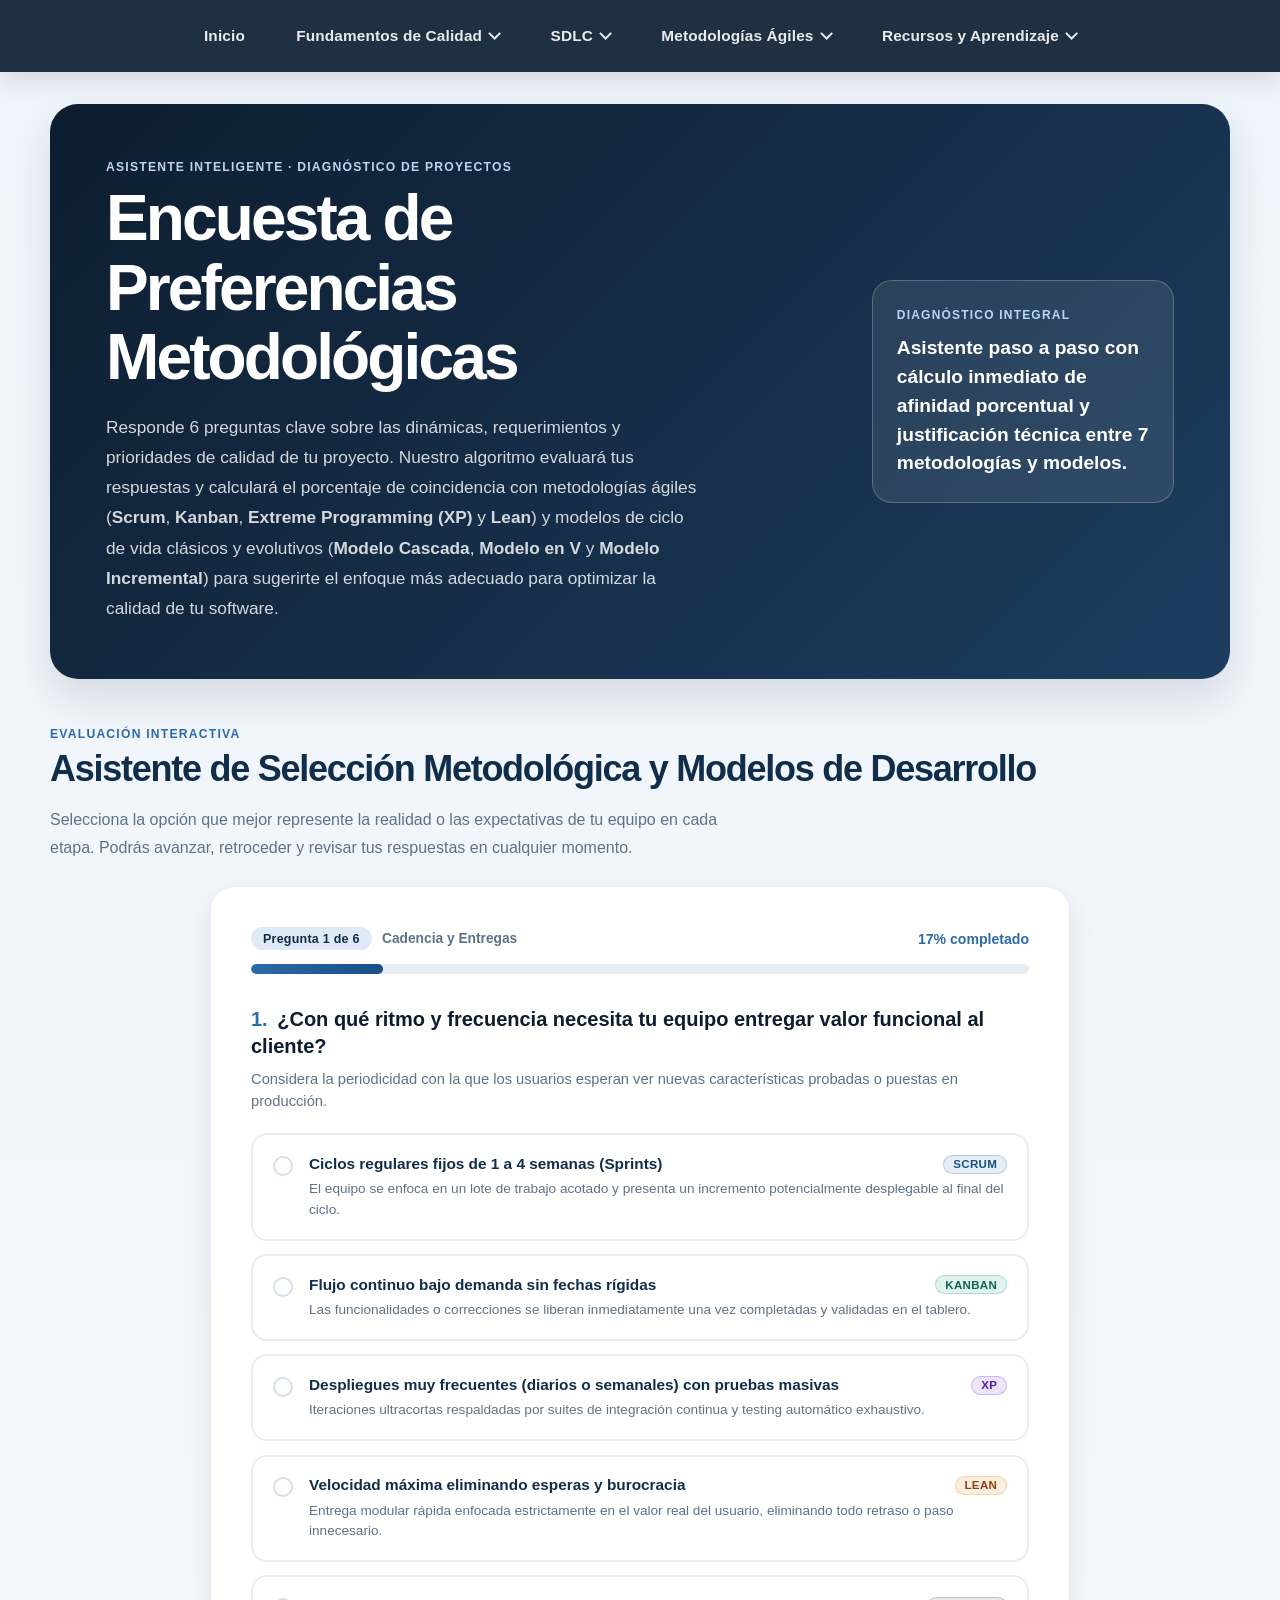
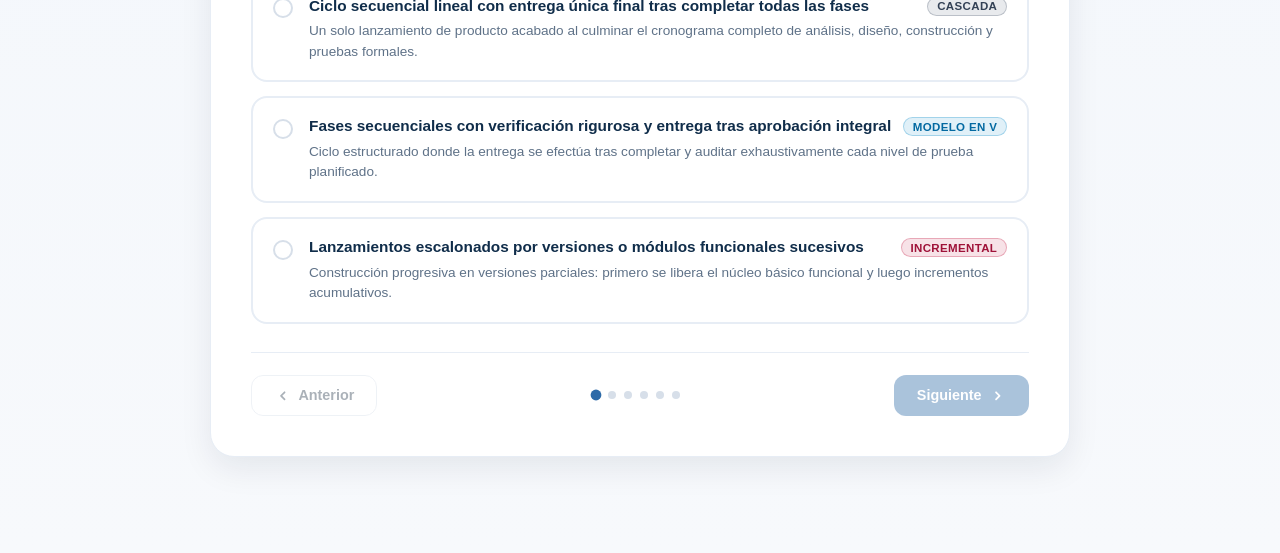
<file: Preferencia de metadologia.html>
<!DOCTYPE html>
<html lang="es">
  <head>
    <meta charset="UTF-8" />
    <meta name="viewport" content="width=device-width, initial-scale=1.0" />
    <title>Encuesta de Preferencias Metodológicas | Gestión de Calidad de Software</title>
    <link rel="stylesheet" href="CSS/estilos.css" />
    <link rel="icon" href="fotos/Logo.jpg" type="image/png" />
    <script src="JS/script.js" defer></script>
  </head>
  <body>
    <!-- Encabezado y Navegación Principal -->
    <header class="topbar">
      <nav class="nav container" aria-label="Navegación principal">
        <ul class="nav__menu">
          <li><a href="index.html">Inicio</a></li>
          <li>
            <details class="nav__dropdown">
              <summary class="nav__dropdown-trigger">Fundamentos de Calidad</summary>
              <ul class="nav__submenu">
                <li><a href="fundamentos de calidad.html#quality-attributes-title">Atributos de calidad</a></li>
                <li><a href="fundamentos de calidad.html#quality-comparison-title">Calidad y pruebas</a></li>
                <li><a href="fundamentos de calidad.html#quality-traits-title">Características del software</a></li>
                <li><a href="fundamentos de calidad.html#test-levels-title">Niveles de pruebas</a></li>
              </ul>
            </details>
          </li>
          <li>
            <details class="nav__dropdown">
              <summary class="nav__dropdown-trigger">SDLC</summary>
              <ul class="nav__submenu">
                <li><a href="sdlc.html#introduccion">¿Qué es el SDLC?</a></li>
                <li><a href="sdlc.html#etapas">Etapas del SDLC</a></li>
                <li><a href="sdlc.html#stlc">SDLC y STLC</a></li>
                <li><a href="sdlc.html#glosario">Conceptos</a></li>
              </ul>
            </details>
          </li>
          <li>
            <details class="nav__dropdown">
              <summary class="nav__dropdown-trigger">Metodologías Ágiles</summary>
              <ul class="nav__submenu">
                <li><a href="metodologias_agiles.html#que-son-agiles">¿Qué son?</a></li>
                <li><a href="metodologias_agiles.html#aporte-calidad">Agilidad y calidad</a></li>
                <li><a href="metodologias_agiles.html#metodologias">Metodologías</a></li>
                <li><a href="metodologias_agiles.html#tecnicas">Técnicas de calidad</a></li>
                <li><a href="Comparar metodologias.html">Comparador de metodologías</a></li>
                <li><a href="Preferencia de metadologia.html" class="is-active">Encuesta de preferencias</a></li>
              </ul>
            </details>
          </li>
          <li>
            <details class="nav__dropdown">
              <summary class="nav__dropdown-trigger">Recursos y Aprendizaje</summary>
              <ul class="nav__submenu">
                <li><a href="recursos_aprendizaje.html#recursos-educativos">Recursos educativos</a></li>
                <li><a href="recursos_aprendizaje.html#habilidades">Habilidades</a></li>
                <li><a href="recursos_aprendizaje.html#actividades">Actividades prácticas</a></li>
                <li><a href="recursos_aprendizaje.html#consejos">Consejos de aprendizaje</a></li>
              </ul>
            </details>
          </li>
        </ul>
      </nav>
    </header>

    <main class="page agile-page survey-page">
      <!-- Sección Hero -->
      <section class="container agile-hero" aria-labelledby="survey-hero-title">
        <div class="agile-hero__content">
          <p class="agile-eyebrow">Asistente Inteligente · Diagnóstico de Proyectos</p>
          <h1 id="survey-hero-title">Encuesta de Preferencias Metodológicas</h1>
          <p class="agile-hero__lead">
            Responde 6 preguntas clave sobre las dinámicas, requerimientos y prioridades de calidad de tu proyecto. Nuestro algoritmo evaluará tus respuestas y calculará el porcentaje de coincidencia con metodologías ágiles (<strong>Scrum</strong>, <strong>Kanban</strong>, <strong>Extreme Programming (XP)</strong> y <strong>Lean</strong>) y modelos de ciclo de vida clásicos y evolutivos (<strong>Modelo Cascada</strong>, <strong>Modelo en V</strong> y <strong>Modelo Incremental</strong>) para sugerirte el enfoque más adecuado para optimizar la calidad de tu software.
          </p>
        </div>
        <aside class="agile-hero__note" aria-label="Beneficio del asistente">
          <span class="agile-hero__note-label">Diagnóstico Integral</span>
          <p>Asistente paso a paso con cálculo inmediato de afinidad porcentual y justificación técnica entre 7 metodologías y modelos.</p>
        </aside>
      </section>

      <div class="container agile-content">
        <!-- Sección del Asistente / Wizard -->
        <section id="encuesta" class="agile-section survey-section" aria-labelledby="wizard-heading">
          <div class="agile-section__heading">
            <div>
              <p class="agile-kicker">Evaluación Interactiva</p>
              <h2 id="wizard-heading">Asistente de Selección Metodológica y Modelos de Desarrollo</h2>
            </div>
          </div>
          <p class="agile-section__intro">
            Selecciona la opción que mejor represente la realidad o las expectativas de tu equipo en cada etapa. Podrás avanzar, retroceder y revisar tus respuestas en cualquier momento.
          </p>

          <!-- Contenedor Principal del Wizard -->
          <div id="survey-wizard" class="wizard-container" role="region" aria-label="Asistente de encuesta metodológica">
            
            <!-- Barra de Progreso Superior -->
            <div class="wizard-progress" aria-label="Progreso de la encuesta">
              <div class="wizard-progress__meta">
                <div class="wizard-progress__step-info">
                  <span id="wizard-step-badge" class="wizard-badge">Pregunta 1 de 6</span>
                  <span id="wizard-step-category" class="wizard-category">Cadencia y Entregas</span>
                </div>
                <span id="wizard-progress-percent" class="wizard-percent">17% completado</span>
              </div>
              <div class="wizard-progress__track" role="progressbar" aria-valuemin="0" aria-valuemax="100" aria-valuenow="17" aria-label="Porcentaje completado">
                <div id="wizard-progress-fill" class="wizard-progress__fill" style="width: 17%;"></div>
              </div>
            </div>

            <!-- Formulario / Contenedor de Preguntas Paso a Paso -->
            <form id="wizard-form" class="wizard-form" onsubmit="event.preventDefault();">

              <!-- Pregunta 1 -->
              <div class="wizard-step is-active" data-step="0" role="group" aria-labelledby="q1-title">
                <h3 id="q1-title" class="wizard-step__title">
                  <span class="wizard-step__num">1.</span> ¿Con qué ritmo y frecuencia necesita tu equipo entregar valor funcional al cliente?
                </h3>
                <p class="wizard-step__desc">Considera la periodicidad con la que los usuarios esperan ver nuevas características probadas o puestas en producción.</p>
                <div class="wizard-options-grid">
                  <button type="button" class="survey-option-btn" data-question="0" data-value="scrum">
                    <span class="option-radio" aria-hidden="true"></span>
                    <span class="option-content">
                      <div class="option-header-row">
                        <strong class="option-title">Ciclos regulares fijos de 1 a 4 semanas (Sprints)</strong>
                        <span class="option-tag badge--scrum">Scrum</span>
                      </div>
                      <span class="option-desc">El equipo se enfoca en un lote de trabajo acotado y presenta un incremento potencialmente desplegable al final del ciclo.</span>
                    </span>
                  </button>
                  <button type="button" class="survey-option-btn" data-question="0" data-value="kanban">
                    <span class="option-radio" aria-hidden="true"></span>
                    <span class="option-content">
                      <div class="option-header-row">
                        <strong class="option-title">Flujo continuo bajo demanda sin fechas rígidas</strong>
                        <span class="option-tag badge--kanban">Kanban</span>
                      </div>
                      <span class="option-desc">Las funcionalidades o correcciones se liberan inmediatamente una vez completadas y validadas en el tablero.</span>
                    </span>
                  </button>
                  <button type="button" class="survey-option-btn" data-question="0" data-value="xp">
                    <span class="option-radio" aria-hidden="true"></span>
                    <span class="option-content">
                      <div class="option-header-row">
                        <strong class="option-title">Despliegues muy frecuentes (diarios o semanales) con pruebas masivas</strong>
                        <span class="option-tag badge--xp">XP</span>
                      </div>
                      <span class="option-desc">Iteraciones ultracortas respaldadas por suites de integración continua y testing automático exhaustivo.</span>
                    </span>
                  </button>
                  <button type="button" class="survey-option-btn" data-question="0" data-value="lean">
                    <span class="option-radio" aria-hidden="true"></span>
                    <span class="option-content">
                      <div class="option-header-row">
                        <strong class="option-title">Velocidad máxima eliminando esperas y burocracia</strong>
                        <span class="option-tag badge--lean">Lean</span>
                      </div>
                      <span class="option-desc">Entrega modular rápida enfocada estrictamente en el valor real del usuario, eliminando todo retraso o paso innecesario.</span>
                    </span>
                  </button>
                  <button type="button" class="survey-option-btn" data-question="0" data-value="cascada">
                    <span class="option-radio" aria-hidden="true"></span>
                    <span class="option-content">
                      <div class="option-header-row">
                        <strong class="option-title">Ciclo secuencial lineal con entrega única final tras completar todas las fases</strong>
                        <span class="option-tag badge--cascada">Cascada</span>
                      </div>
                      <span class="option-desc">Un solo lanzamiento de producto acabado al culminar el cronograma completo de análisis, diseño, construcción y pruebas formales.</span>
                    </span>
                  </button>
                  <button type="button" class="survey-option-btn" data-question="0" data-value="vmodel">
                    <span class="option-radio" aria-hidden="true"></span>
                    <span class="option-content">
                      <div class="option-header-row">
                        <strong class="option-title">Fases secuenciales con verificación rigurosa y entrega tras aprobación integral</strong>
                        <span class="option-tag badge--vmodel">Modelo en V</span>
                      </div>
                      <span class="option-desc">Ciclo estructurado donde la entrega se efectúa tras completar y auditar exhaustivamente cada nivel de prueba planificado.</span>
                    </span>
                  </button>
                  <button type="button" class="survey-option-btn" data-question="0" data-value="incremental">
                    <span class="option-radio" aria-hidden="true"></span>
                    <span class="option-content">
                      <div class="option-header-row">
                        <strong class="option-title">Lanzamientos escalonados por versiones o módulos funcionales sucesivos</strong>
                        <span class="option-tag badge--incremental">Incremental</span>
                      </div>
                      <span class="option-desc">Construcción progresiva en versiones parciales: primero se libera el núcleo básico funcional y luego incrementos acumulativos.</span>
                    </span>
                  </button>
                </div>
              </div>

              <!-- Pregunta 2 -->
              <div class="wizard-step" data-step="1" role="group" aria-labelledby="q2-title">
                <h3 id="q2-title" class="wizard-step__title">
                  <span class="wizard-step__num">2.</span> ¿Cómo está estructurado el equipo y cómo prefiere distribuir las responsabilidades?
                </h3>
                <p class="wizard-step__desc">Define la organización interna y los roles requeridos para la toma de decisiones.</p>
                <div class="wizard-options-grid">
                  <button type="button" class="survey-option-btn" data-question="1" data-value="scrum">
                    <span class="option-radio" aria-hidden="true"></span>
                    <span class="option-content">
                      <div class="option-header-row">
                        <strong class="option-title">Roles formales definidos (Product Owner, Scrum Master, Developers)</strong>
                        <span class="option-tag badge--scrum">Scrum</span>
                      </div>
                      <span class="option-desc">Separación clara entre la visión de negocio/producto, la facilitación de procesos y el equipo multidisciplinario.</span>
                    </span>
                  </button>
                  <button type="button" class="survey-option-btn" data-question="1" data-value="kanban">
                    <span class="option-radio" aria-hidden="true"></span>
                    <span class="option-content">
                      <div class="option-header-row">
                        <strong class="option-title">Sin roles predeterminados; estructura flexible y colaborativa</strong>
                        <span class="option-tag badge--kanban">Kanban</span>
                      </div>
                      <span class="option-desc">Respeta los roles existentes en la empresa y fomenta que cualquier integrante tome la iniciativa en el tablero.</span>
                    </span>
                  </button>
                  <button type="button" class="survey-option-btn" data-question="1" data-value="xp">
                    <span class="option-radio" aria-hidden="true"></span>
                    <span class="option-content">
                      <div class="option-header-row">
                        <strong class="option-title">Desarrolladores y testers codo a codo con el cliente in situ</strong>
                        <span class="option-tag badge--xp">XP</span>
                      </div>
                      <span class="option-desc">Parejas de programación (Pair Programming), propiedad colectiva del código y cliente disponible diariamente para preguntas.</span>
                    </span>
                  </button>
                  <button type="button" class="survey-option-btn" data-question="1" data-value="lean">
                    <span class="option-radio" aria-hidden="true"></span>
                    <span class="option-content">
                      <div class="option-header-row">
                        <strong class="option-title">Equipos autoorganizados con alta autonomía para optimizar el flujo</strong>
                        <span class="option-tag badge--lean">Lean</span>
                      </div>
                      <span class="option-desc">Ingenieros empoderados para tomar decisiones técnicas rápidas y suprimir actividades que no aportan valor.</span>
                    </span>
                  </button>
                  <button type="button" class="survey-option-btn" data-question="1" data-value="cascada">
                    <span class="option-radio" aria-hidden="true"></span>
                    <span class="option-content">
                      <div class="option-header-row">
                        <strong class="option-title">Estructura jerárquica con roles especializados y gestión centralizada</strong>
                        <span class="option-tag badge--cascada">Cascada</span>
                      </div>
                      <span class="option-desc">Liderazgo formal del Jefe de Proyecto coordinando analistas, diseñadores, programadores y testers en etapas delimitadas.</span>
                    </span>
                  </button>
                  <button type="button" class="survey-option-btn" data-question="1" data-value="vmodel">
                    <span class="option-radio" aria-hidden="true"></span>
                    <span class="option-content">
                      <div class="option-header-row">
                        <strong class="option-title">Separación estricta entre equipos de ingeniería y auditores independientes de QA (V&V)</strong>
                        <span class="option-tag badge--vmodel">Modelo en V</span>
                      </div>
                      <span class="option-desc">Especialistas de desarrollo emparejados simétricamente con ingenieros de verificación y validación con alta independencia técnica.</span>
                    </span>
                  </button>
                  <button type="button" class="survey-option-btn" data-question="1" data-value="incremental">
                    <span class="option-radio" aria-hidden="true"></span>
                    <span class="option-content">
                      <div class="option-header-row">
                        <strong class="option-title">Equipos modulares enfocados en componentes con coordinación de arquitectura</strong>
                        <span class="option-tag badge--incremental">Incremental</span>
                      </div>
                      <span class="option-desc">Desarrolladores asignados a módulos funcionales concretos con liderazgo técnico que vela por la cohesión y el acople progresivo.</span>
                    </span>
                  </button>
                </div>
              </div>

              <!-- Pregunta 3 -->
              <div class="wizard-step" data-step="2" role="group" aria-labelledby="q3-title">
                <h3 id="q3-title" class="wizard-step__title">
                  <span class="wizard-step__num">3.</span> ¿Cuál es la estrategia prioritaria para salvaguardar la calidad del software (QA)?
                </h3>
                <p class="wizard-step__desc">Selecciona la práctica técnica o de gestión con la que garantizarán la confiabilidad del producto.</p>
                <div class="wizard-options-grid">
                  <button type="button" class="survey-option-btn" data-question="2" data-value="scrum">
                    <span class="option-radio" aria-hidden="true"></span>
                    <span class="option-content">
                      <div class="option-header-row">
                        <strong class="option-title">Criterios de Terminado (DoD), demos y retrospectivas periódicas</strong>
                        <span class="option-tag badge--scrum">Scrum</span>
                      </div>
                      <span class="option-desc">Validación de aceptación en la Sprint Review e inspección regular del proceso en la retrospectiva del equipo.</span>
                    </span>
                  </button>
                  <button type="button" class="survey-option-btn" data-question="2" data-value="kanban">
                    <span class="option-radio" aria-hidden="true"></span>
                    <span class="option-content">
                      <div class="option-header-row">
                        <strong class="option-title">Límites estrictos de Trabajo en Curso (WIP) para visibilizar cuellos de botella</strong>
                        <span class="option-tag badge--kanban">Kanban</span>
                      </div>
                      <span class="option-desc">Evitar la acumulación de tareas inconclusas o defectuosas resolviendo bloqueos antes de iniciar nuevas actividades.</span>
                    </span>
                  </button>
                  <button type="button" class="survey-option-btn" data-question="2" data-value="xp">
                    <span class="option-radio" aria-hidden="true"></span>
                    <span class="option-content">
                      <div class="option-header-row">
                        <strong class="option-title">Desarrollo Guiado por Pruebas (TDD) y refactorización continua</strong>
                        <span class="option-tag badge--xp">XP</span>
                      </div>
                      <span class="option-desc">Escribir pruebas automatizadas antes del código, revisión en parejas y cero tolerancia a deuda técnica.</span>
                    </span>
                  </button>
                  <button type="button" class="survey-option-btn" data-question="2" data-value="lean">
                    <span class="option-radio" aria-hidden="true"></span>
                    <span class="option-content">
                      <div class="option-header-row">
                        <strong class="option-title">Calidad intrínseca en la fuente (Jidoka) y resolución de causa raíz</strong>
                        <span class="option-tag badge--lean">Lean</span>
                      </div>
                      <span class="option-desc">Detener la línea ante cualquier defecto para erradicar su causa fundamental y prevenir que vuelva a ocurrir.</span>
                    </span>
                  </button>
                  <button type="button" class="survey-option-btn" data-question="2" data-value="cascada">
                    <span class="option-radio" aria-hidden="true"></span>
                    <span class="option-content">
                      <div class="option-header-row">
                        <strong class="option-title">Control formal de calidad y pruebas exhaustivas al término del desarrollo</strong>
                        <span class="option-tag badge--cascada">Cascada</span>
                      </div>
                      <span class="option-desc">Fase formal e independiente de pruebas de integración y sistema una vez finalizada y documentada toda la codificación.</span>
                    </span>
                  </button>
                  <button type="button" class="survey-option-btn" data-question="2" data-value="vmodel">
                    <span class="option-radio" aria-hidden="true"></span>
                    <span class="option-content">
                      <div class="option-header-row">
                        <strong class="option-title">Verificación y Validación temprana asociando pruebas a cada fase de diseño</strong>
                        <span class="option-tag badge--vmodel">Modelo en V</span>
                      </div>
                      <span class="option-desc">Diseño anticipado de pruebas unitarias, de integración y de aceptación en correspondencia directa con requisitos y arquitectura.</span>
                    </span>
                  </button>
                  <button type="button" class="survey-option-btn" data-question="2" data-value="incremental">
                    <span class="option-radio" aria-hidden="true"></span>
                    <span class="option-content">
                      <div class="option-header-row">
                        <strong class="option-title">Pruebas funcionales por módulo combinadas con suites de regresión continua</strong>
                        <span class="option-tag badge--incremental">Incremental</span>
                      </div>
                      <span class="option-desc">Validación de cada incremento con usuarios reales, asegurando que nuevas entregas modulares no rompan el núcleo previo.</span>
                    </span>
                  </button>
                </div>
              </div>

              <!-- Pregunta 4 -->
              <div class="wizard-step" data-step="3" role="group" aria-labelledby="q4-title">
                <h3 id="q4-title" class="wizard-step__title">
                  <span class="wizard-step__num">4.</span> ¿Cómo deben gestionarse los cambios en los requisitos del proyecto?
                </h3>
                <p class="wizard-step__desc">Indica cómo reacciona tu equipo frente a nuevas peticiones o modificaciones del cliente.</p>
                <div class="wizard-options-grid">
                  <button type="button" class="survey-option-btn" data-question="3" data-value="scrum">
                    <span class="option-radio" aria-hidden="true"></span>
                    <span class="option-content">
                      <div class="option-header-row">
                        <strong class="option-title">Alcance protegido durante el ciclo; cambios entran al siguiente Sprint</strong>
                        <span class="option-tag badge--scrum">Scrum</span>
                      </div>
                      <span class="option-desc">El equipo se enfoca en el objetivo acordado; los nuevos pedidos se priorizan en el Product Backlog.</span>
                    </span>
                  </button>
                  <button type="button" class="survey-option-btn" data-question="3" data-value="kanban">
                    <span class="option-radio" aria-hidden="true"></span>
                    <span class="option-content">
                      <div class="option-header-row">
                        <strong class="option-title">Cambios aceptados en cualquier momento según capacidad del tablero</strong>
                        <span class="option-tag badge--kanban">Kanban</span>
                      </div>
                      <span class="option-desc">Máxima flexibilidad: una nueva solicitud puede entrar al flujo tan pronto como se libere un espacio en la columna.</span>
                    </span>
                  </button>
                  <button type="button" class="survey-option-btn" data-question="3" data-value="xp">
                    <span class="option-radio" aria-hidden="true"></span>
                    <span class="option-content">
                      <div class="option-header-row">
                        <strong class="option-title">Abraza el cambio continuo respaldado en diseño simple y suites de test</strong>
                        <span class="option-tag badge--xp">XP</span>
                      </div>
                      <span class="option-desc">El código puede modificarse con total seguridad en cualquier momento gracias a la cobertura masiva de pruebas unitarias.</span>
                    </span>
                  </button>
                  <button type="button" class="survey-option-btn" data-question="3" data-value="lean">
                    <span class="option-radio" aria-hidden="true"></span>
                    <span class="option-content">
                      <div class="option-header-row">
                        <strong class="option-title">Decidir en el 'Último Momento Responsable' para evitar retrabajos</strong>
                        <span class="option-tag badge--lean">Lean</span>
                      </div>
                      <span class="option-desc">No comprometer especificaciones prematuramente hasta tener certeza real de los requerimientos del usuario.</span>
                    </span>
                  </button>
                  <button type="button" class="survey-option-btn" data-question="3" data-value="cascada">
                    <span class="option-radio" aria-hidden="true"></span>
                    <span class="option-content">
                      <div class="option-header-row">
                        <strong class="option-title">Requisitos cerrados y congelados; cambios mediante control formal estricto</strong>
                        <span class="option-tag badge--cascada">Cascada</span>
                      </div>
                      <span class="option-desc">Cualquier modificación tras la firma de especificaciones exige solicitudes formales de cambio (Change Request) y renegociación contractual.</span>
                    </span>
                  </button>
                  <button type="button" class="survey-option-btn" data-question="3" data-value="vmodel">
                    <span class="option-radio" aria-hidden="true"></span>
                    <span class="option-content">
                      <div class="option-header-row">
                        <strong class="option-title">Control formal de cambios con actualización rigurosa de matrices de trazabilidad (RTM)</strong>
                        <span class="option-tag badge--vmodel">Modelo en V</span>
                      </div>
                      <span class="option-desc">Los cambios deben justificar su impacto técnico y actualizar los casos de prueba asociados en todos los niveles antes de aprobarse.</span>
                    </span>
                  </button>
                  <button type="button" class="survey-option-btn" data-question="3" data-value="incremental">
                    <span class="option-radio" aria-hidden="true"></span>
                    <span class="option-content">
                      <div class="option-header-row">
                        <strong class="option-title">Núcleo base estable; ajustes y nuevas necesidades incorporados entre incrementos</strong>
                        <span class="option-tag badge--incremental">Incremental</span>
                      </div>
                      <span class="option-desc">La arquitectura central se mantiene firme mientras que nuevas necesidades se planifican en las siguientes versiones modulares.</span>
                    </span>
                  </button>
                </div>
              </div>

              <!-- Pregunta 5 -->
              <div class="wizard-step" data-step="4" role="group" aria-labelledby="q5-title">
                <h3 id="q5-title" class="wizard-step__title">
                  <span class="wizard-step__num">5.</span> ¿Qué herramientas visuales y métricas resultan más relevantes para monitorear el progreso?
                </h3>
                <p class="wizard-step__desc">Elige los instrumentos de seguimiento que mejor comuniquen el avance de tu equipo.</p>
                <div class="wizard-options-grid">
                  <button type="button" class="survey-option-btn" data-question="4" data-value="scrum">
                    <span class="option-radio" aria-hidden="true"></span>
                    <span class="option-content">
                      <div class="option-header-row">
                        <strong class="option-title">Gráficos Burndown/Burnup, velocidad en Story Points y Sprint Backlog</strong>
                        <span class="option-tag badge--scrum">Scrum</span>
                      </div>
                      <span class="option-desc">Seguimiento diario del trabajo restante dentro del Sprint y medición de capacidad estimada del equipo.</span>
                    </span>
                  </button>
                  <button type="button" class="survey-option-btn" data-question="4" data-value="kanban">
                    <span class="option-radio" aria-hidden="true"></span>
                    <span class="option-content">
                      <div class="option-header-row">
                        <strong class="option-title">Tablero con columnas, límites WIP, Lead Time y Diagrama de Flujo Acumulado (CFD)</strong>
                        <span class="option-tag badge--kanban">Kanban</span>
                      </div>
                      <span class="option-desc">Control visual del tiempo desde que se solicita una tarea hasta que se entrega en producción.</span>
                    </span>
                  </button>
                  <button type="button" class="survey-option-btn" data-question="4" data-value="xp">
                    <span class="option-radio" aria-hidden="true"></span>
                    <span class="option-content">
                      <div class="option-header-row">
                        <strong class="option-title">Dashboard de integración continua (CI), cobertura de código y densidad de defectos</strong>
                        <span class="option-tag badge--xp">XP</span>
                      </div>
                      <span class="option-desc">Indicadores técnicos automatizados en tiempo real sobre la salud y mantenibilidad de la base de código.</span>
                    </span>
                  </button>
                  <button type="button" class="survey-option-btn" data-question="4" data-value="lean">
                    <span class="option-radio" aria-hidden="true"></span>
                    <span class="option-content">
                      <div class="option-header-row">
                        <strong class="option-title">Mapa de la Cadena de Valor (Value Stream Mapping) y eficiencia del flujo</strong>
                        <span class="option-tag badge--lean">Lean</span>
                      </div>
                      <span class="option-desc">Medición del porcentaje de tiempo activo agregando valor frente al tiempo total de espera desperdiciado.</span>
                    </span>
                  </button>
                  <button type="button" class="survey-option-btn" data-question="4" data-value="cascada">
                    <span class="option-radio" aria-hidden="true"></span>
                    <span class="option-content">
                      <div class="option-header-row">
                        <strong class="option-title">Gestión del Valor Ganado (EVM), diagramas de Gantt y cumplimiento de hitos contractuales</strong>
                        <span class="option-tag badge--cascada">Cascada</span>
                      </div>
                      <span class="option-desc">Seguimiento de variación de cronograma (SV), variación de costos (CV) y avance según la línea base del proyecto.</span>
                    </span>
                  </button>
                  <button type="button" class="survey-option-btn" data-question="4" data-value="vmodel">
                    <span class="option-radio" aria-hidden="true"></span>
                    <span class="option-content">
                      <div class="option-header-row">
                        <strong class="option-title">Matriz de Trazabilidad de Requisitos (RTM), densidad de defectos por nivel y cobertura de pruebas</strong>
                        <span class="option-tag badge--vmodel">Modelo en V</span>
                      </div>
                      <span class="option-desc">Monitoreo de correspondencia biunívoca entre especificaciones y casos de prueba aprobados en cada nivel de V&V.</span>
                    </span>
                  </button>
                  <button type="button" class="survey-option-btn" data-question="4" data-value="incremental">
                    <span class="option-radio" aria-hidden="true"></span>
                    <span class="option-content">
                      <div class="option-header-row">
                        <strong class="option-title">Porcentaje de módulos entregados, tasa de defectos de regresión y avance por release</strong>
                        <span class="option-tag badge--incremental">Incremental</span>
                      </div>
                      <span class="option-desc">Medición de versiones funcionales puestas en producción frente al plan maestro de descomposición incremental.</span>
                    </span>
                  </button>
                </div>
              </div>

              <!-- Pregunta 6 -->
              <div class="wizard-step" data-step="5" role="group" aria-labelledby="q6-title">
                <h3 id="q6-title" class="wizard-step__title">
                  <span class="wizard-step__num">6.</span> ¿Cuál es el principal desafío o contexto operativo de tu proyecto?
                </h3>
                <p class="wizard-step__desc">Identifica el punto de dolor o la naturaleza central que motiva la selección del enfoque.</p>
                <div class="wizard-options-grid">
                  <button type="button" class="survey-option-btn" data-question="5" data-value="scrum">
                    <span class="option-radio" aria-hidden="true"></span>
                    <span class="option-content">
                      <div class="option-header-row">
                        <strong class="option-title">Falta de sincronización, entregas demoradas y poca visibilidad para los clientes</strong>
                        <span class="option-tag badge--scrum">Scrum</span>
                      </div>
                      <span class="option-desc">Se requiere disciplina en reuniones, cadencia estructurada y acuerdos de terminación transparentes.</span>
                    </span>
                  </button>
                  <button type="button" class="survey-option-btn" data-question="5" data-value="kanban">
                    <span class="option-radio" aria-hidden="true"></span>
                    <span class="option-content">
                      <div class="option-header-row">
                        <strong class="option-title">Sobrecarga de trabajo simultáneo, cuellos de botella y tareas atascadas a medias</strong>
                        <span class="option-tag badge--kanban">Kanban</span>
                      </div>
                      <span class="option-desc">Urge limitar el trabajo en proceso, ordenar el flujo operativo y equilibrar la demanda del equipo.</span>
                    </span>
                  </button>
                  <button type="button" class="survey-option-btn" data-question="5" data-value="xp">
                    <span class="option-radio" aria-hidden="true"></span>
                    <span class="option-content">
                      <div class="option-header-row">
                        <strong class="option-title">Bugs recurrentes en producción, deuda técnica alta y temor al modificar el código</strong>
                        <span class="option-tag badge--xp">XP</span>
                      </div>
                      <span class="option-desc">Se necesita elevar radicalmente las habilidades de programación, testing automatizado y buenas prácticas técnicas.</span>
                    </span>
                  </button>
                  <button type="button" class="survey-option-btn" data-question="5" data-value="lean">
                    <span class="option-radio" aria-hidden="true"></span>
                    <span class="option-content">
                      <div class="option-header-row">
                        <strong class="option-title">Tiempos muertos excesivos, procesos burocráticos y funcionalidades que nadie usa</strong>
                        <span class="option-tag badge--lean">Lean</span>
                      </div>
                      <span class="option-desc">Es imperativo simplificar las etapas de desarrollo, suprimir desperdicios y acelerar el tiempo de llegada al mercado.</span>
                    </span>
                  </button>
                  <button type="button" class="survey-option-btn" data-question="5" data-value="cascada">
                    <span class="option-radio" aria-hidden="true"></span>
                    <span class="option-content">
                      <div class="option-header-row">
                        <strong class="option-title">Requisitos contractuales o regulatorios rígidos con especificaciones inmutables y plazo fijo</strong>
                        <span class="option-tag badge--cascada">Cascada</span>
                      </div>
                      <span class="option-desc">Proyectos donde el alcance y tecnología están totalmente definidos y no se toleran desvíos del plan original.</span>
                    </span>
                  </button>
                  <button type="button" class="survey-option-btn" data-question="5" data-value="vmodel">
                    <span class="option-radio" aria-hidden="true"></span>
                    <span class="option-content">
                      <div class="option-header-row">
                        <strong class="option-title">Sistemas críticos, de alta confiabilidad o seguridad donde fallar no es una opción</strong>
                        <span class="option-tag badge--vmodel">Modelo en V</span>
                      </div>
                      <span class="option-desc">Entornos donde cada fallo puede tener consecuencias graves o fatales (médico, aeroespacial, financiero) y exige máxima verificación.</span>
                    </span>
                  </button>
                  <button type="button" class="survey-option-btn" data-question="5" data-value="incremental">
                    <span class="option-radio" aria-hidden="true"></span>
                    <span class="option-content">
                      <div class="option-header-row">
                        <strong class="option-title">Necesidad urgente de entregar una primera versión funcional viable mientras se desarrollan módulos complejos</strong>
                        <span class="option-tag badge--incremental">Incremental</span>
                      </div>
                      <span class="option-desc">Proyectos donde el usuario necesita comenzar a operar rápidamente con capacidades básicas sin esperar a la solución completa.</span>
                    </span>
                  </button>
                </div>
              </div>

              <!-- Barra de Navegación del Asistente -->
              <div class="wizard-nav">
                <button type="button" id="btn-prev-step" class="wizard-nav__btn wizard-nav__btn--prev" disabled>
                  <svg viewBox="0 0 20 20" fill="currentColor" class="nav-arrow"><path fill-rule="evenodd" d="M12.707 5.293a1 1 0 010 1.414L9.414 10l3.293 3.293a1 1 0 01-1.414 1.414l-4-4a1 1 0 010-1.414l4-4a1 1 0 011.414 0z" clip-rule="evenodd"></path></svg>
                  Anterior
                </button>

                <div class="wizard-dots" id="wizard-dots" aria-hidden="true">
                  <span class="wizard-dot is-active"></span>
                  <span class="wizard-dot"></span>
                  <span class="wizard-dot"></span>
                  <span class="wizard-dot"></span>
                  <span class="wizard-dot"></span>
                  <span class="wizard-dot"></span>
                </div>

                <button type="button" id="btn-next-step" class="wizard-nav__btn wizard-nav__btn--next" disabled>
                  Siguiente
                  <svg viewBox="0 0 20 20" fill="currentColor" class="nav-arrow"><path fill-rule="evenodd" d="M7.293 14.707a1 1 0 010-1.414L10.586 10 7.293 6.707a1 1 0 011.414-1.414l4 4a1 1 0 010 1.414l-4 4a1 1 0 01-1.414 0z" clip-rule="evenodd"></path></svg>
                </button>
              </div>
            </form>

            <!-- Panel de Resultados Dinámicos (Oculto inicialmente) -->
            <div id="survey-results" class="survey-results" style="display: none;" role="region" aria-label="Resultado de la encuesta">
              <!-- El contenido del resultado se inyectará dinámicamente aquí -->
            </div>

          </div>
        </section>
      </div>
    </main>
  </body>
</html>
</file>
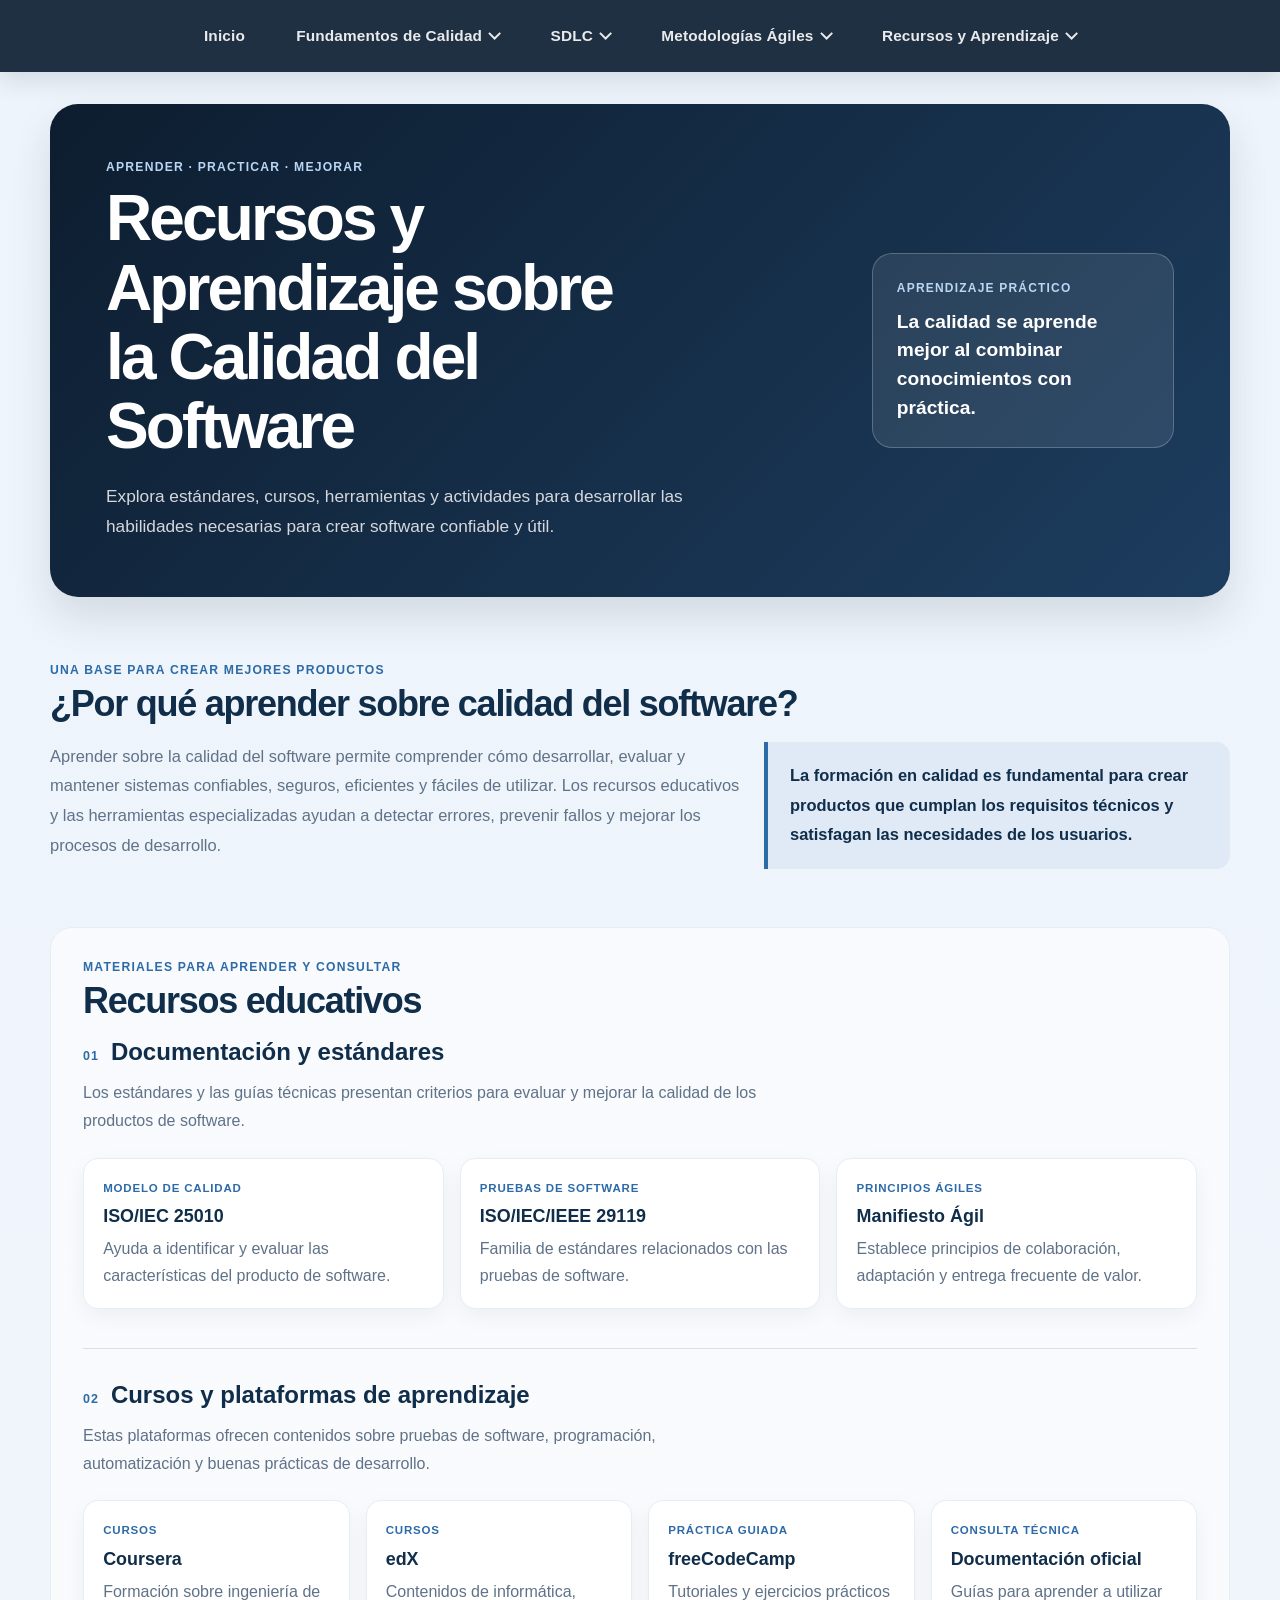
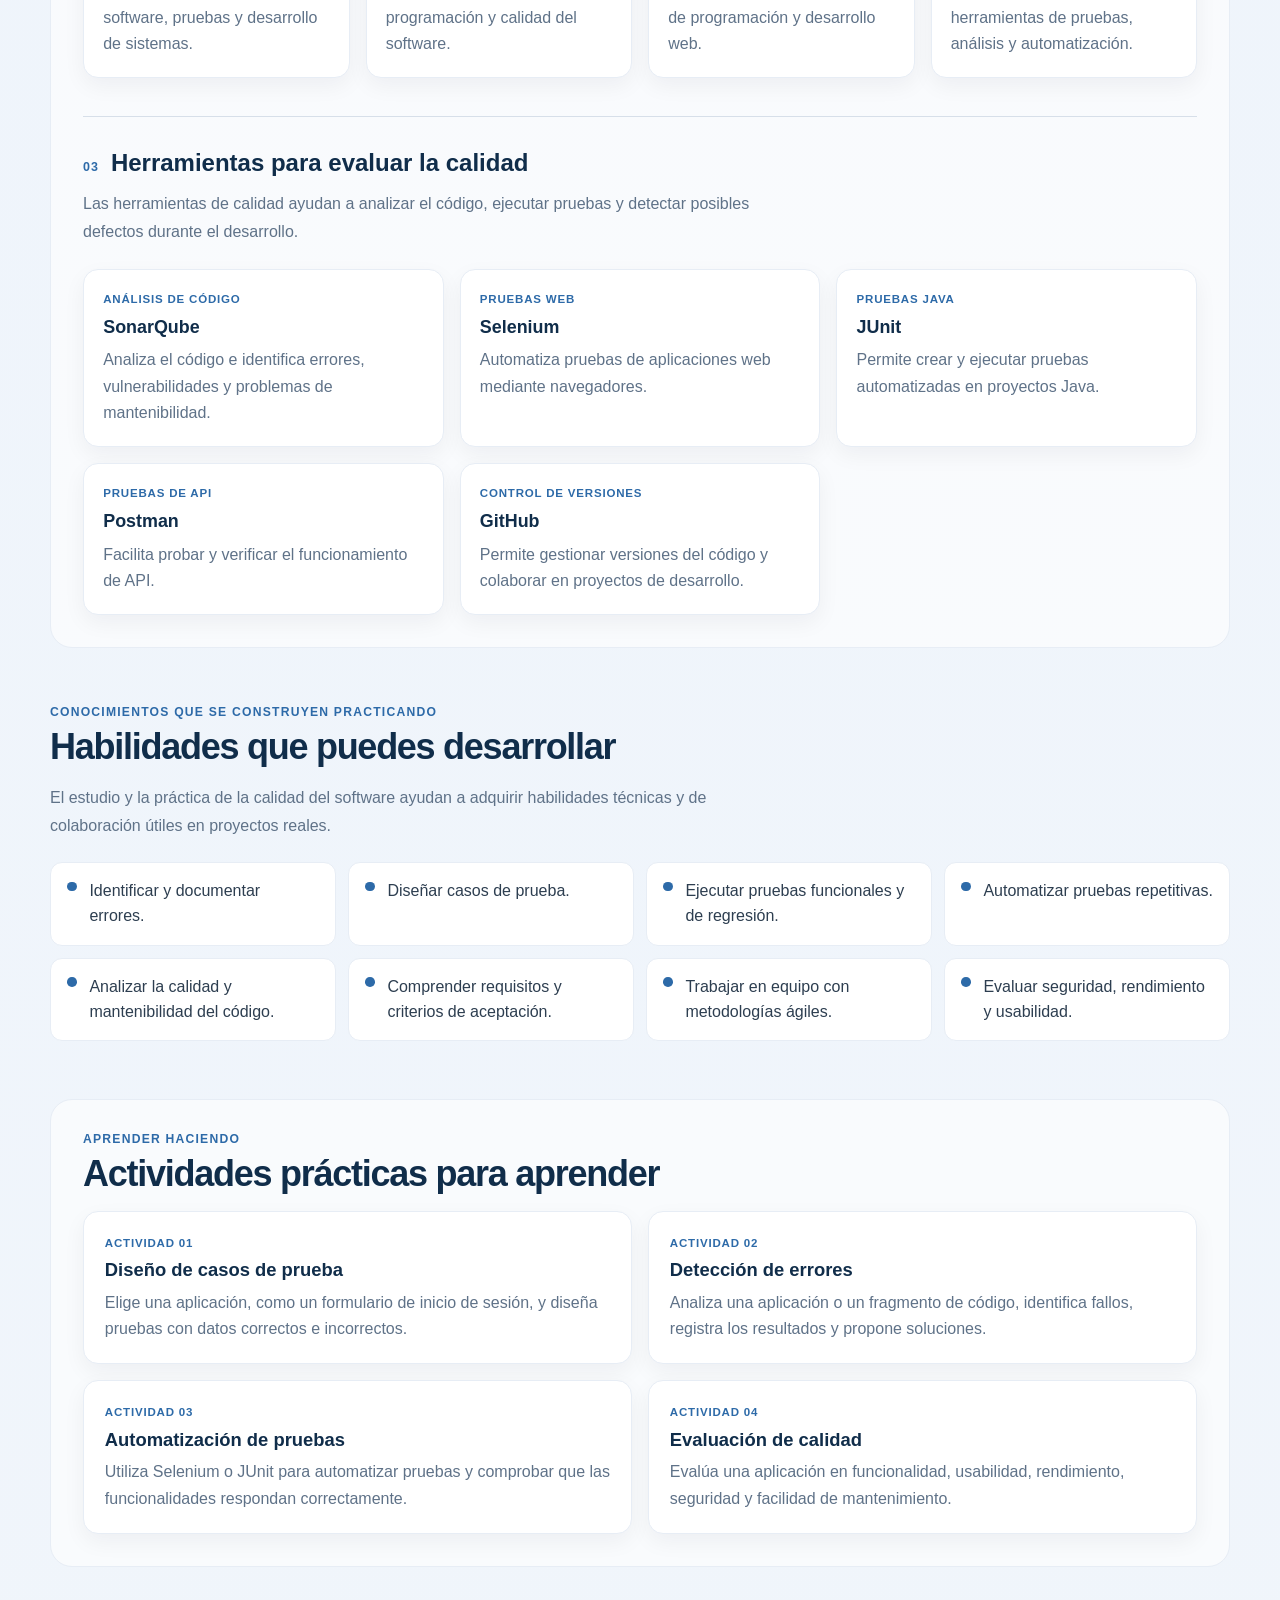
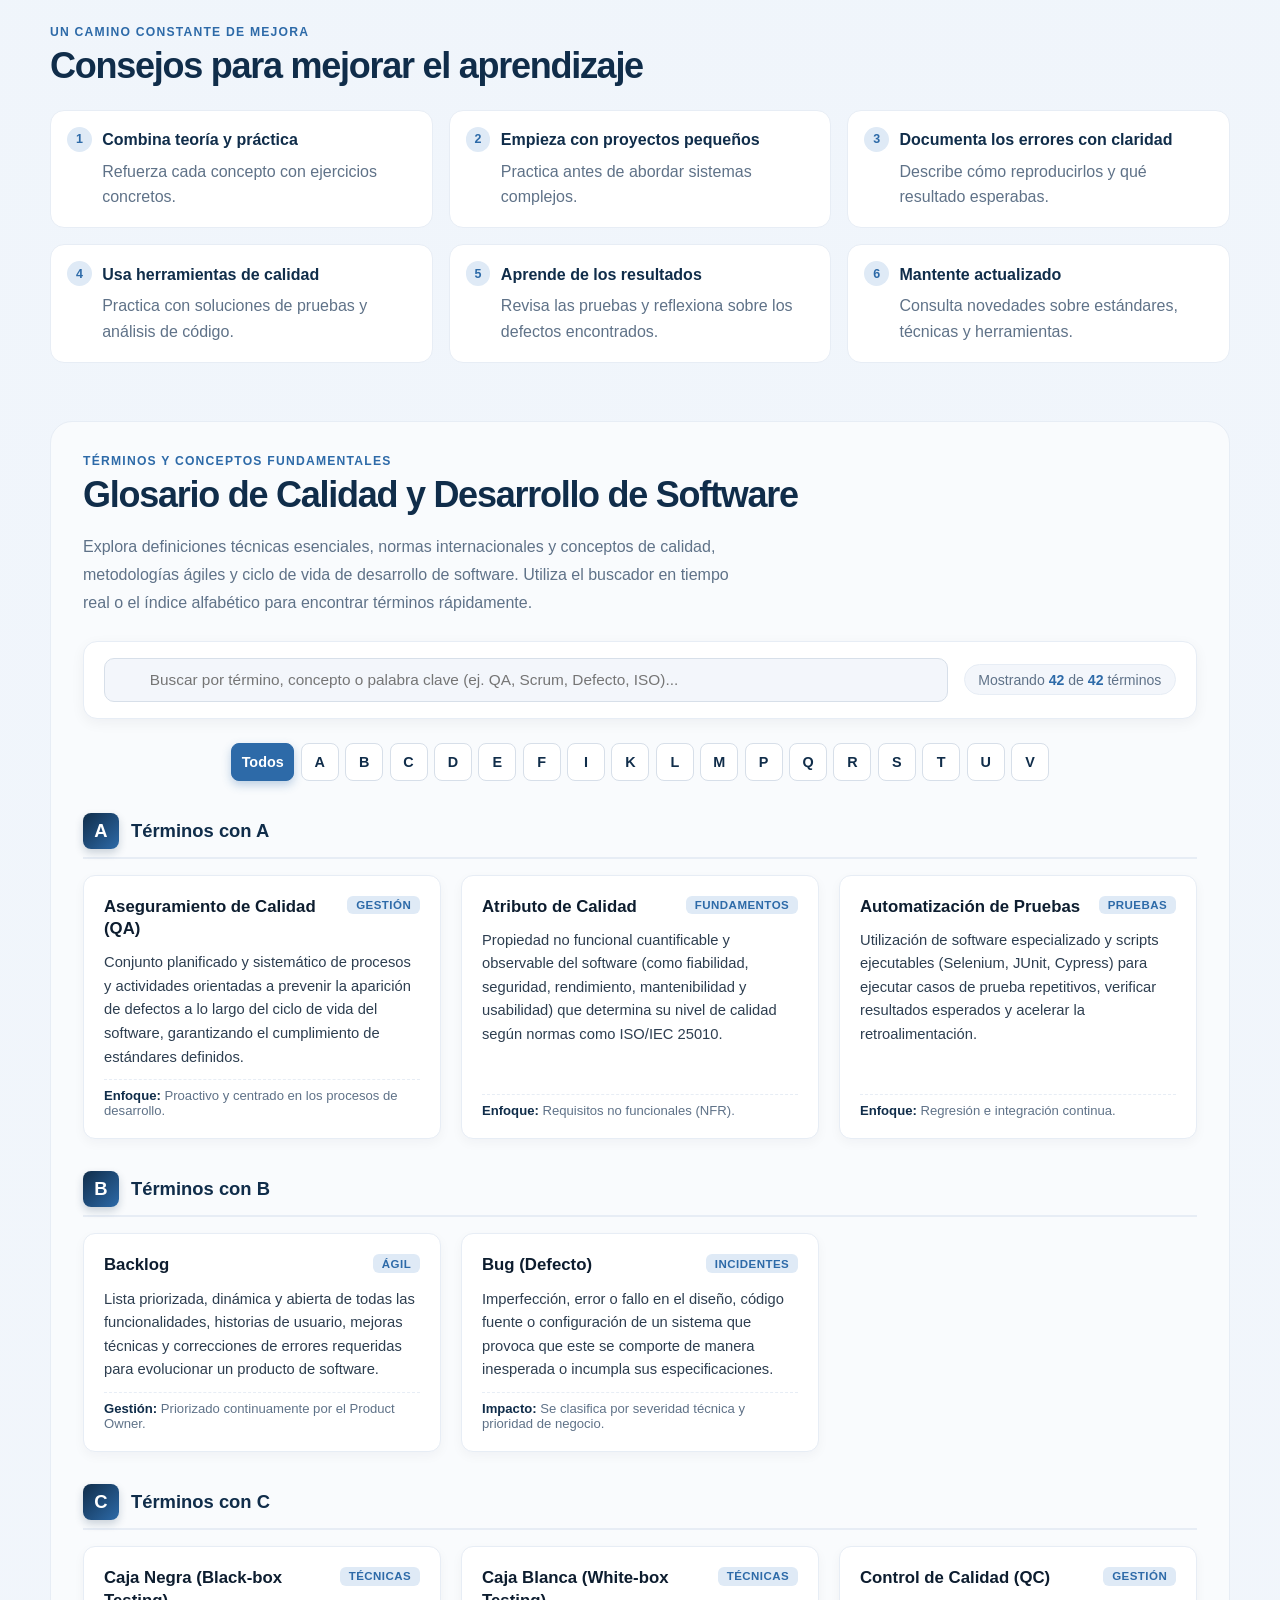
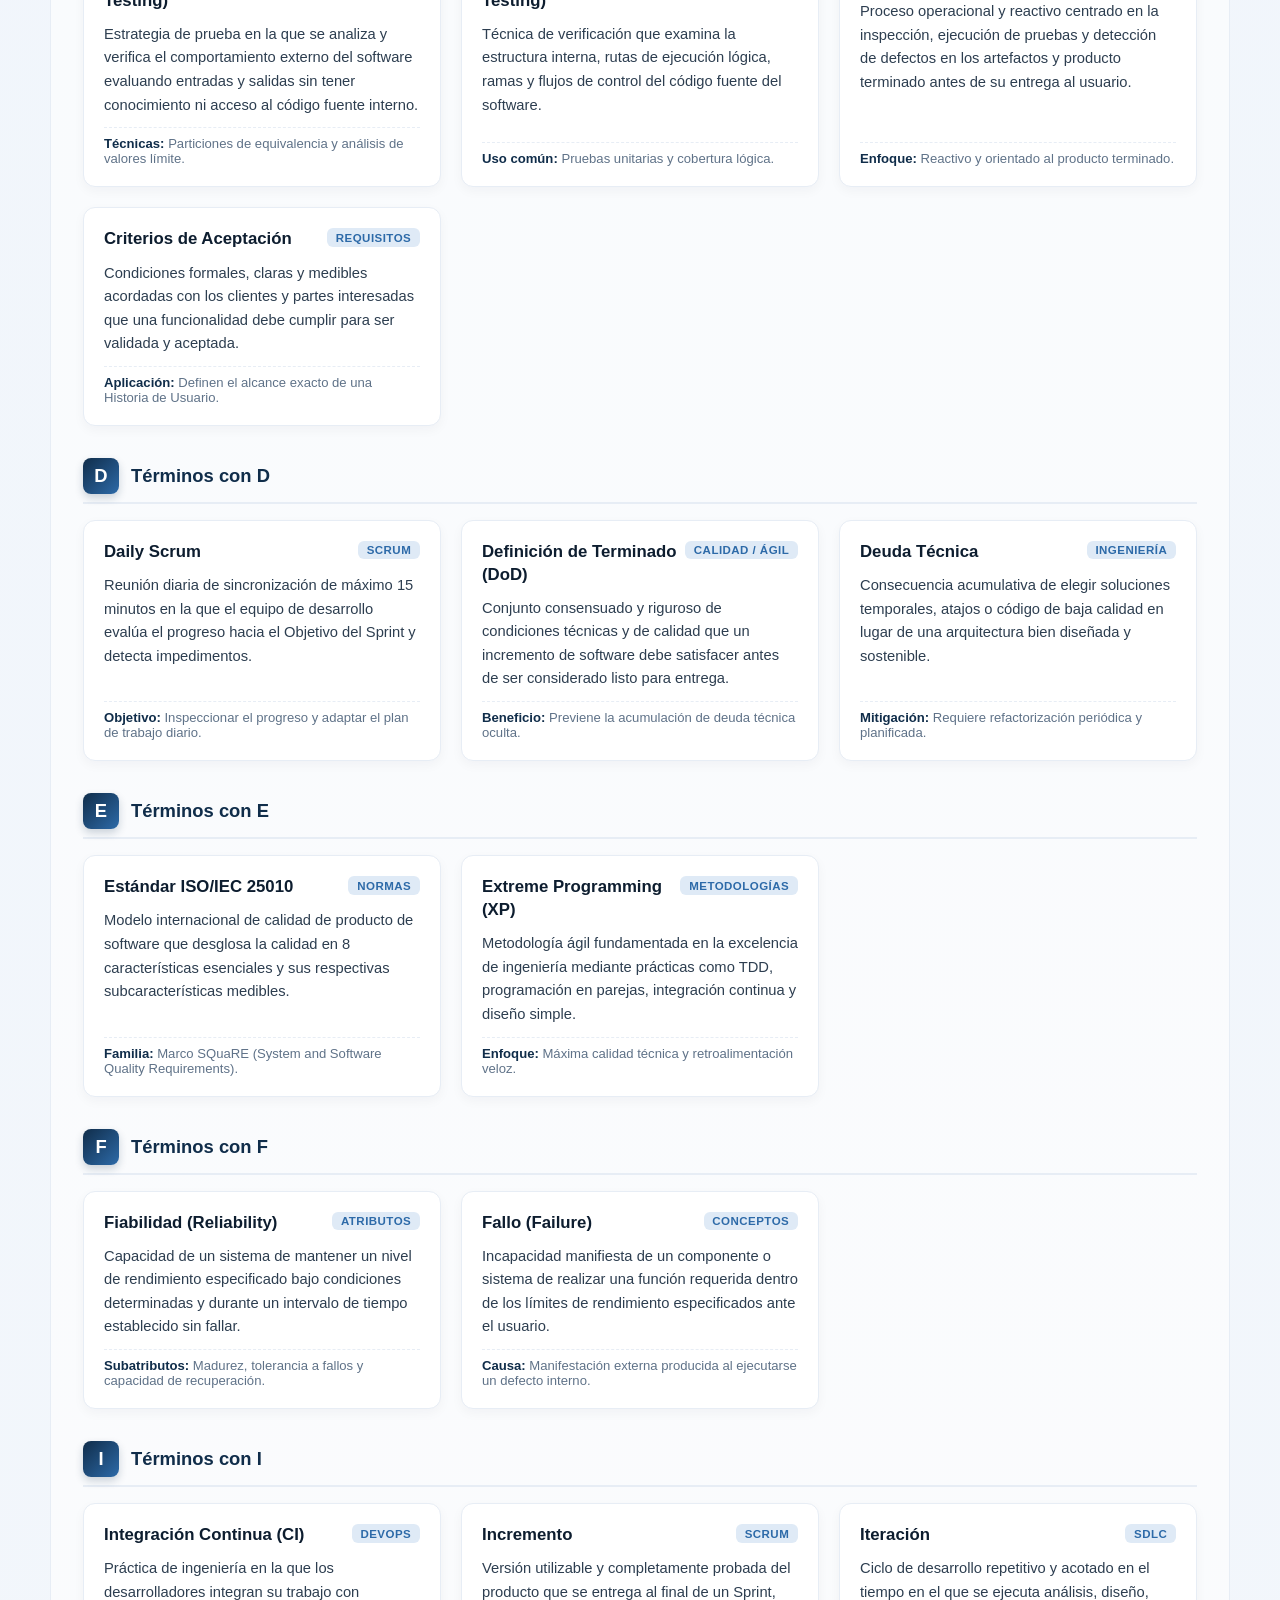
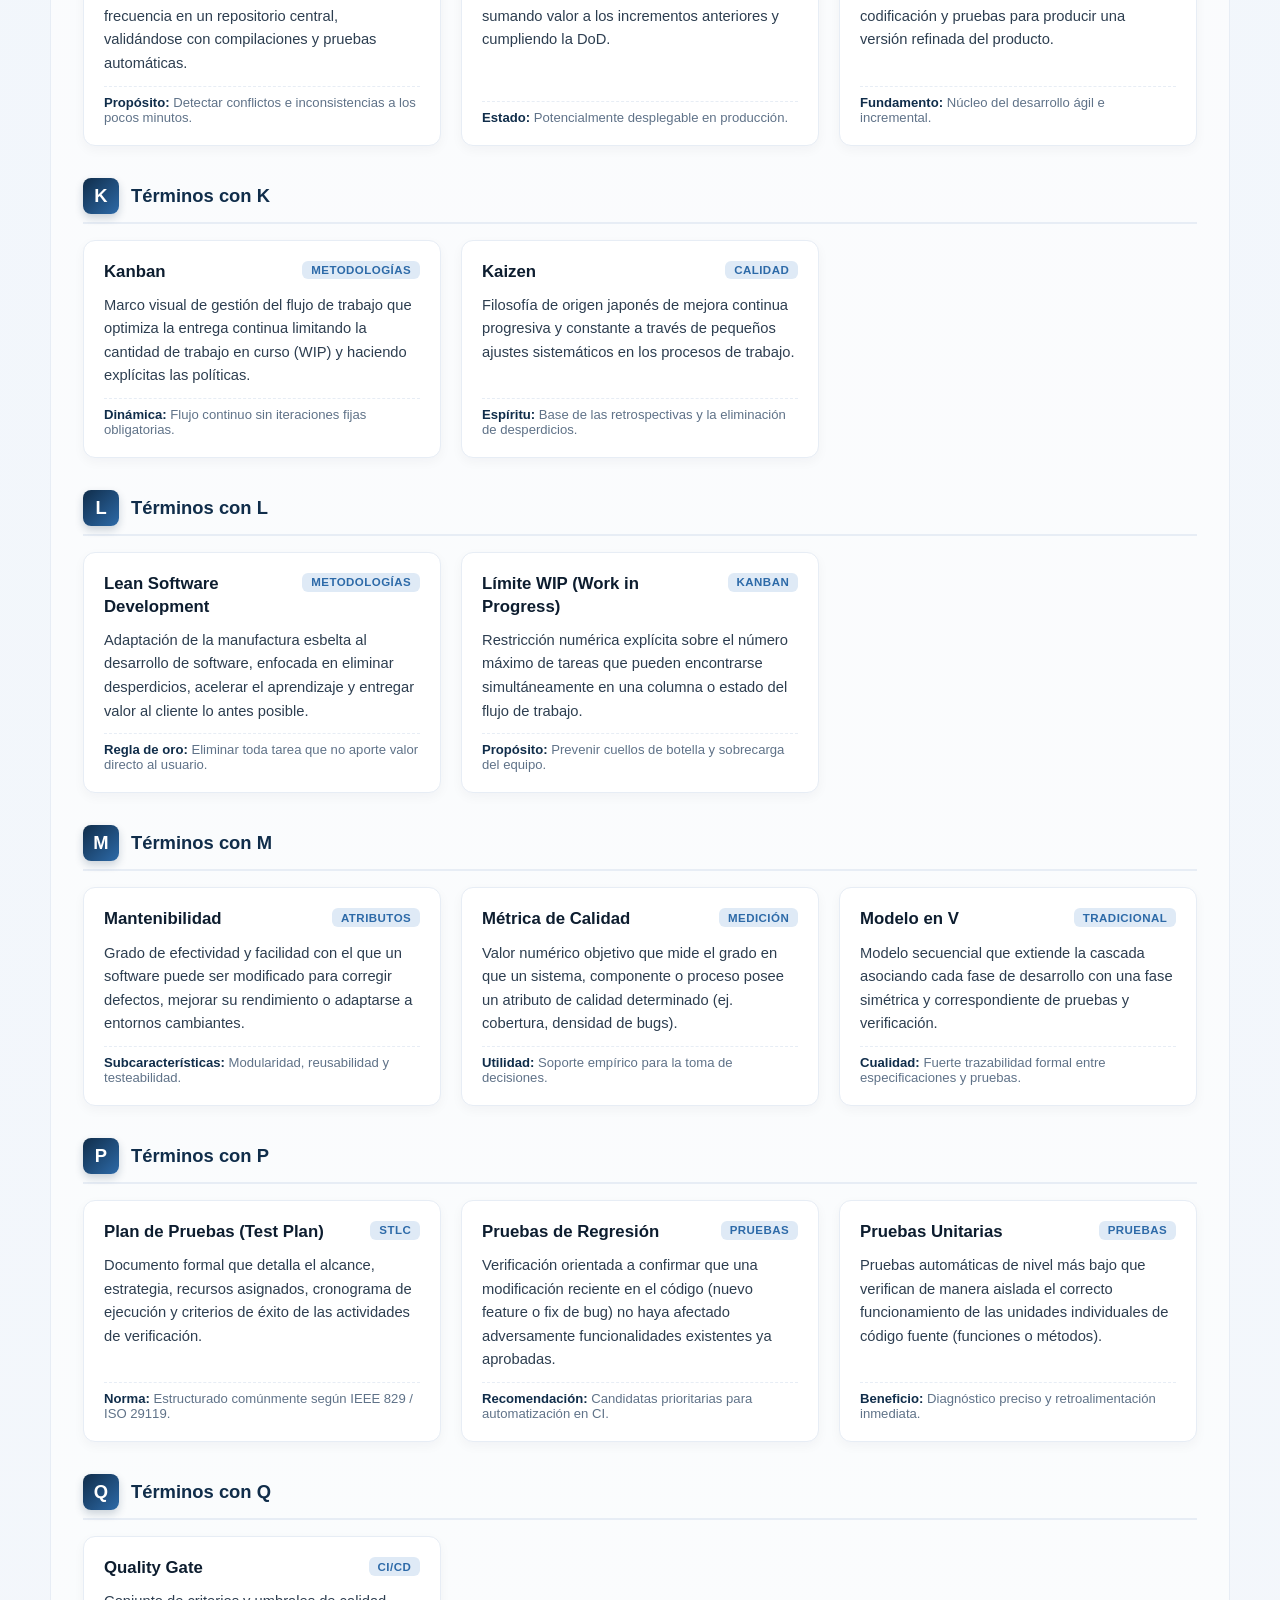
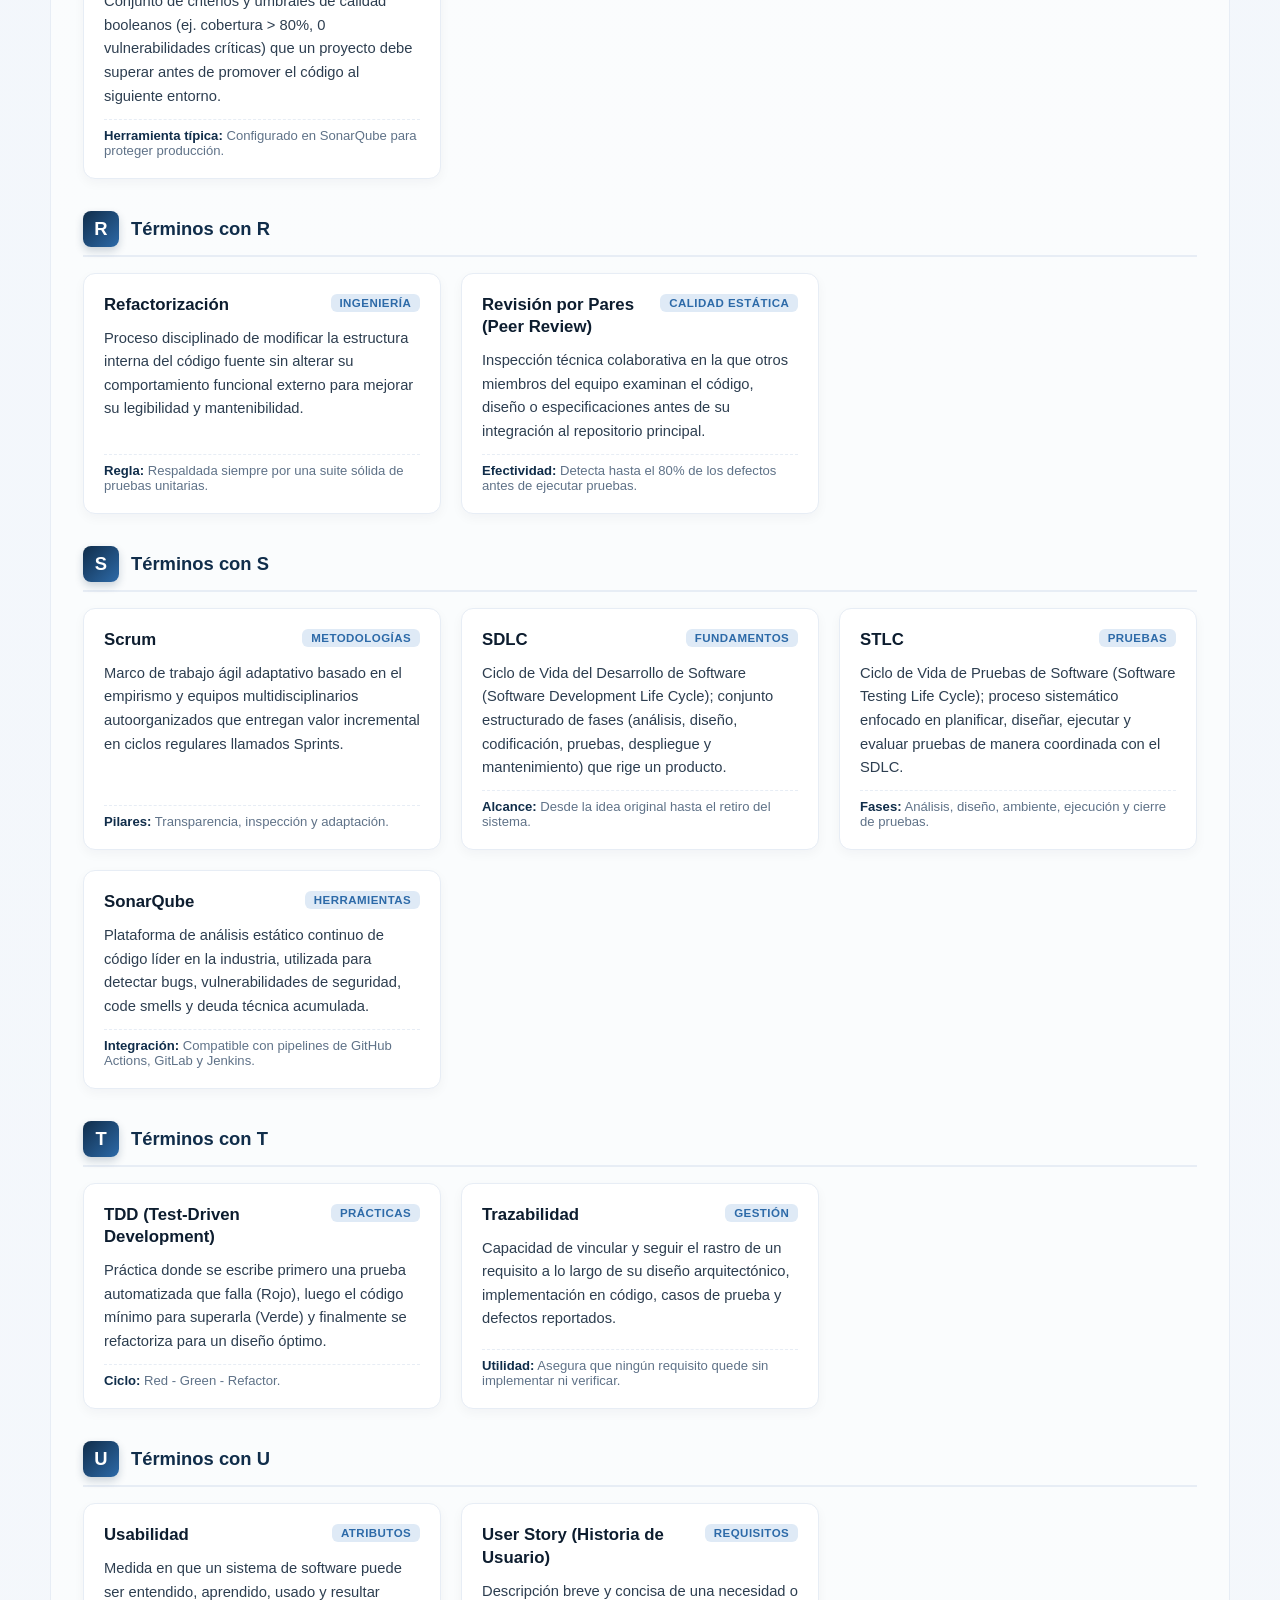
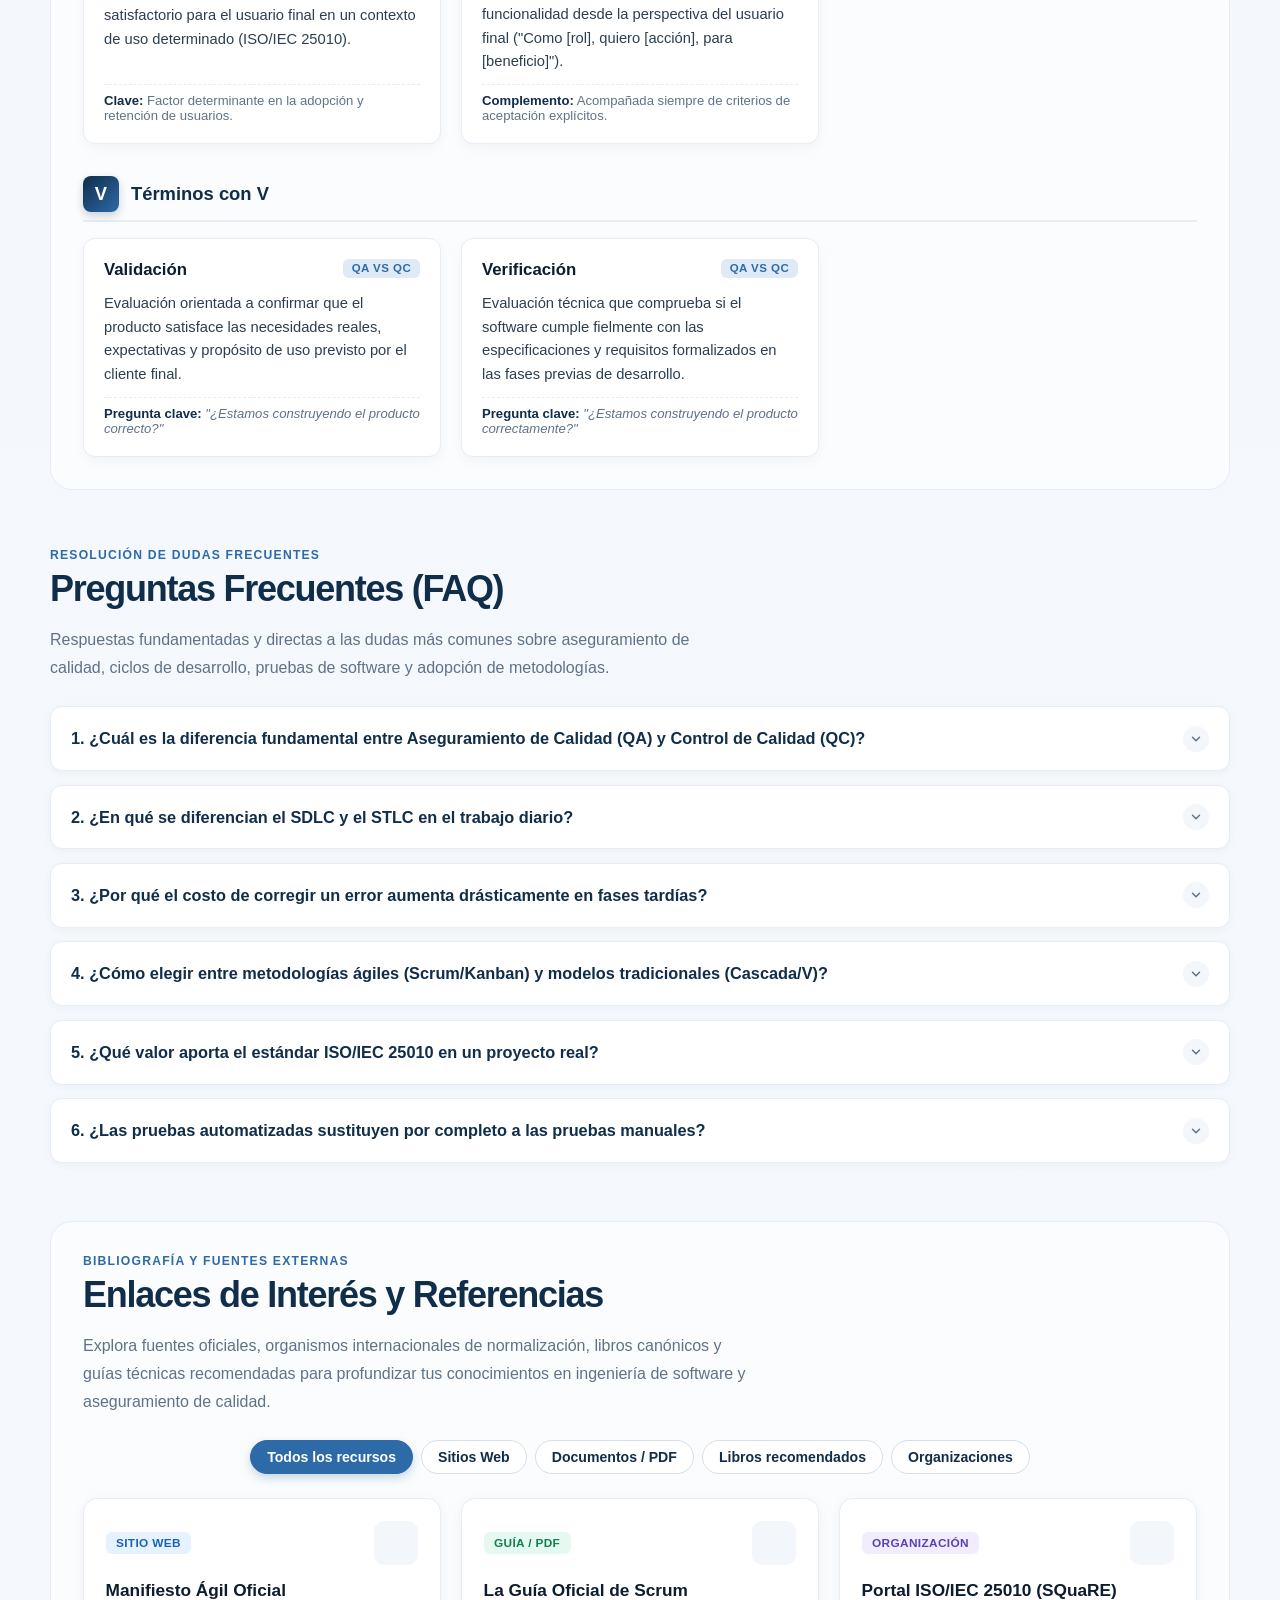
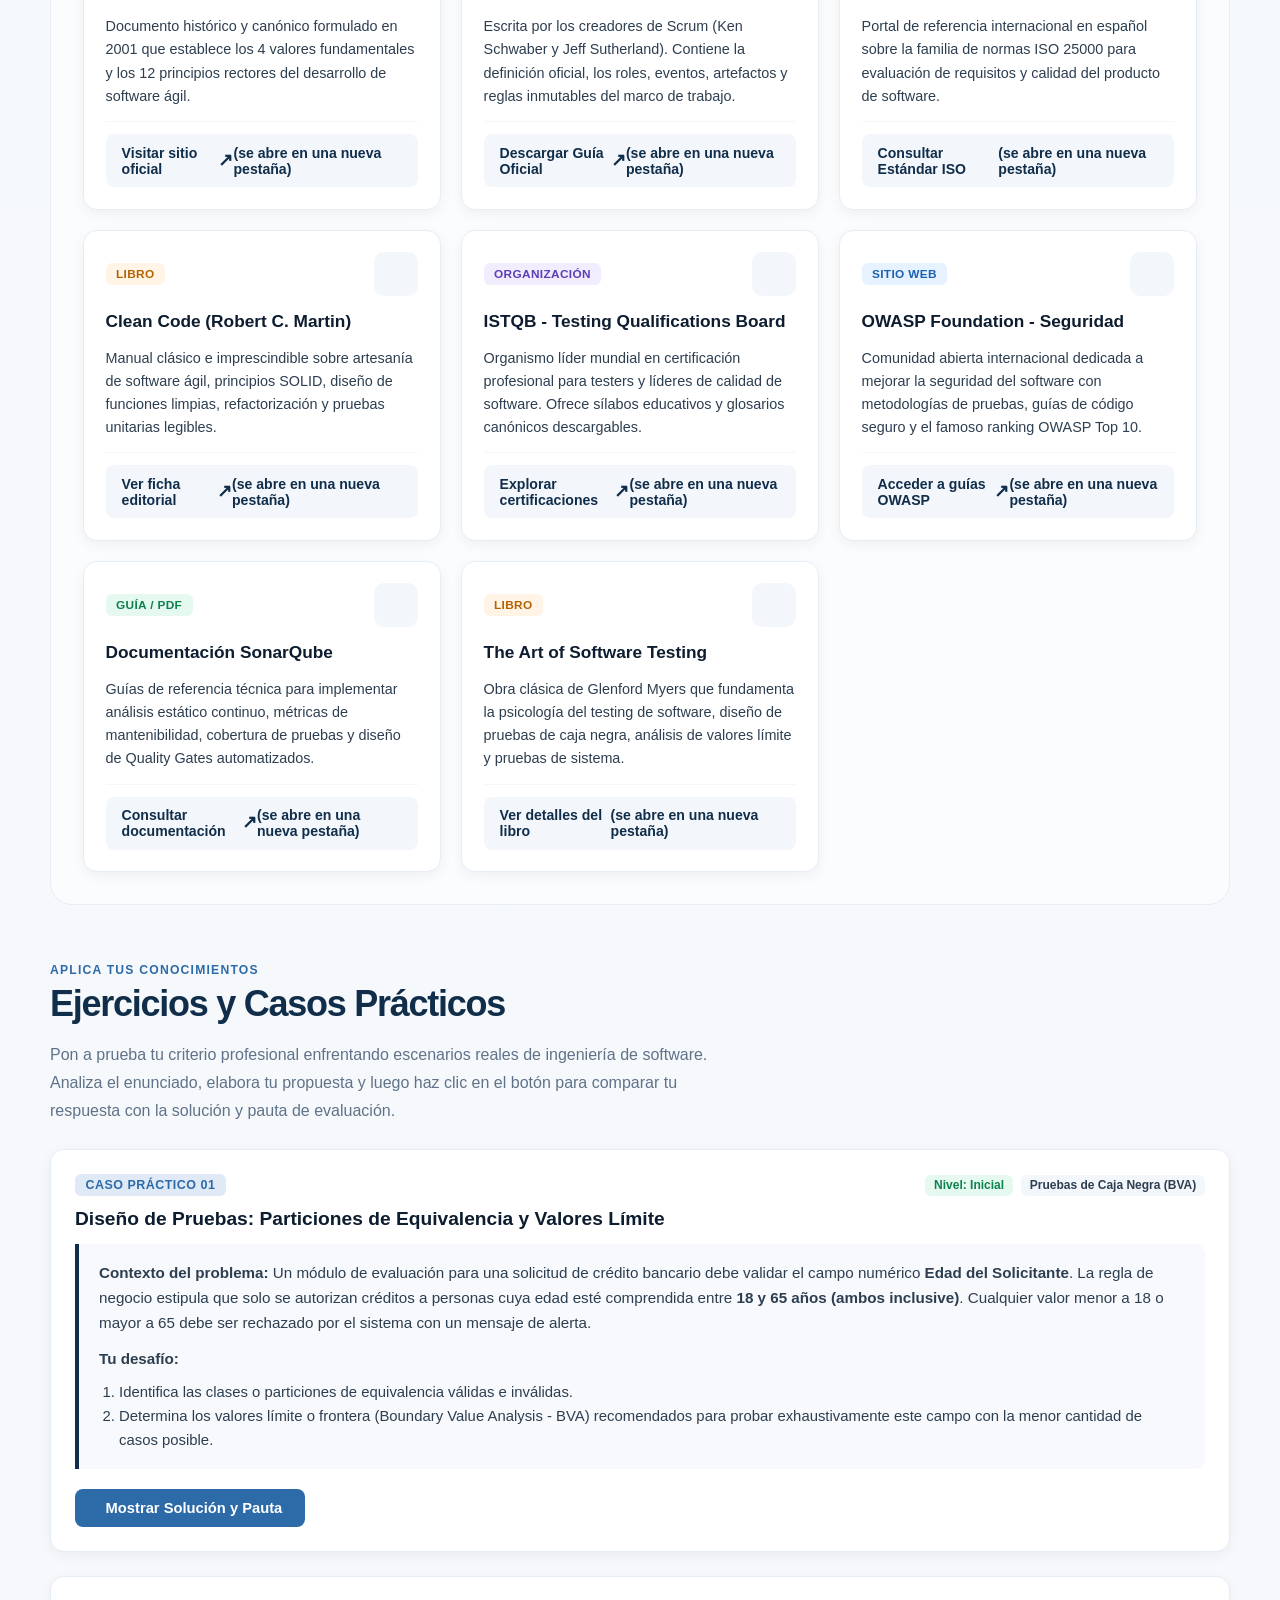
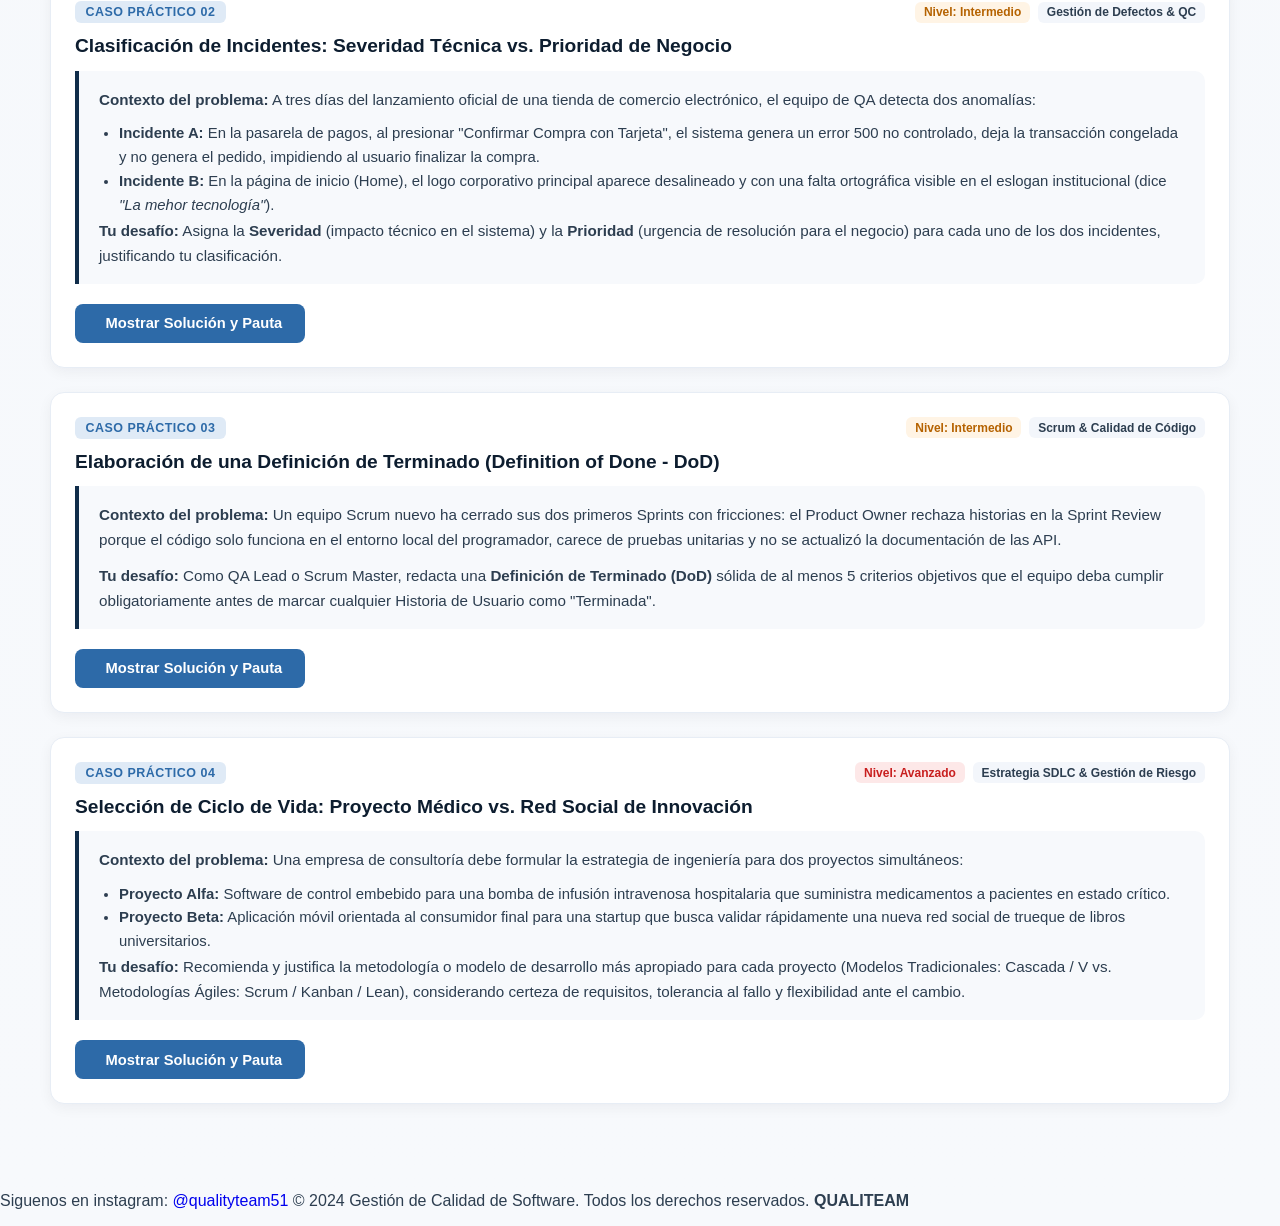
<file: recursos_aprendizaje.html>
<!DOCTYPE html>
<html lang="es">
  <head>
    <meta charset="UTF-8" />
    <meta name="viewport" content="width=device-width, initial-scale=1.0" />
    <title>Recursos y Aprendizaje | Gestión de Calidad de Software</title>
    <link rel="stylesheet" href="CSS/estilos.css" />
 <link rel="icon" href="fotos/Logo.jpg" type="image/png">
    <script src="JS/script.js" defer></script>
  </head>
  <body>
    <header class="topbar">
      <nav class="nav container" aria-label="Navegación principal">
        <ul class="nav__menu">
          <li><a href="index.html">Inicio</a></li>
          <li>
            <details class="nav__dropdown">
              <summary class="nav__dropdown-trigger">Fundamentos de Calidad</summary>
              <ul class="nav__submenu">
                <li><a href="fundamentos de calidad.html#quality-attributes-title">Atributos de calidad</a></li>
                <li><a href="fundamentos de calidad.html#quality-comparison-title">Calidad y pruebas</a></li>
                <li><a href="fundamentos de calidad.html#quality-traits-title">Características del software</a></li>
                <li><a href="fundamentos de calidad.html#test-levels-title">Niveles de pruebas</a></li>
              </ul>
            </details>
          </li>
          <li>
            <details class="nav__dropdown">
              <summary class="nav__dropdown-trigger">SDLC</summary>
              <ul class="nav__submenu">
                <li><a href="sdlc.html#introduccion">¿Qué es el SDLC?</a></li>
                <li><a href="sdlc.html#etapas">Etapas del SDLC</a></li>
                <li><a href="sdlc.html#stlc">SDLC y STLC</a></li>
                <li><a href="sdlc.html#glosario">Conceptos</a></li>
              </ul>
            </details>
          </li>
          <li>
            <details class="nav__dropdown">
              <summary class="nav__dropdown-trigger">Metodologías Ágiles</summary>
              <ul class="nav__submenu">
                <li><a href="metodologias_agiles.html#que-son-agiles">¿Qué son?</a></li>
                <li><a href="metodologias_agiles.html#aporte-calidad">Agilidad y calidad</a></li>
                <li><a href="metodologias_agiles.html#metodologias">Metodologías</a></li>
                <li><a href="metodologias_agiles.html#tecnicas">Técnicas de calidad</a></li>
                <li><a href="Comparar metodologias.html">Comparador de metodologías</a></li>
                <li><a href="Preferencia de metadologia.html">Encuesta de preferencias</a></li>
              </ul>
            </details>
          </li>
          <li>
            <details class="nav__dropdown">
              <summary class="nav__dropdown-trigger">Recursos y Aprendizaje</summary>
              <ul class="nav__submenu">
                <li><a href="recursos_aprendizaje.html#recursos-educativos">Recursos educativos</a></li>
                <li><a href="recursos_aprendizaje.html#habilidades">Habilidades</a></li>
                <li><a href="recursos_aprendizaje.html#actividades">Actividades prácticas</a></li>
                <li><a href="recursos_aprendizaje.html#consejos">Consejos de aprendizaje</a></li>
              </ul>
            </details>
          </li>
        </ul>
      </nav>
    </header>

    <main class="page agile-page learning-page">
      <section class="container agile-hero" aria-labelledby="learning-title">
        <div class="agile-hero__content">
          <p class="agile-eyebrow">Aprender · Practicar · Mejorar</p>
          <h1 id="learning-title">Recursos y Aprendizaje sobre la Calidad del Software</h1>
          <p class="agile-hero__lead">
            Explora estándares, cursos, herramientas y actividades para desarrollar las habilidades
            necesarias para crear software confiable y útil.
          </p>
        </div>
        <aside class="agile-hero__note" aria-label="Idea clave">
          <span class="agile-hero__note-label">Aprendizaje práctico</span>
          <p>La calidad se aprende mejor al combinar conocimientos con práctica.</p>
        </aside>
      </section>

      <div class="container agile-content">
        <section id="importancia" class="agile-section" aria-labelledby="importance-title">
          <div class="agile-section__heading">
            <div>
              <p class="agile-kicker">Una base para crear mejores productos</p>
              <h2 id="importance-title">¿Por qué aprender sobre calidad del software?</h2>
            </div>
          </div>
          <div class="agile-intro-grid">
            <p class="agile-copy">
              Aprender sobre la calidad del software permite comprender cómo desarrollar, evaluar y
              mantener sistemas confiables, seguros, eficientes y fáciles de utilizar. Los recursos
              educativos y las herramientas especializadas ayudan a detectar errores, prevenir fallos
              y mejorar los procesos de desarrollo.
            </p>
            <p class="agile-copy agile-copy--highlight">
              La formación en calidad es fundamental para crear productos que cumplan los requisitos
              técnicos y satisfagan las necesidades de los usuarios.
            </p>
          </div>
        </section>

        <section id="recursos-educativos" class="agile-section agile-section--tinted" aria-labelledby="resources-title">
          <div class="agile-section__heading">
            <div>
              <p class="agile-kicker">Materiales para aprender y consultar</p>
              <h2 id="resources-title">Recursos educativos</h2>
            </div>
          </div>

          <div class="learning-resource-group">
            <div class="learning-resource-group__heading">
              <span>01</span>
              <h3>Documentación y estándares</h3>
            </div>
            <p class="agile-section__intro">
              Los estándares y las guías técnicas presentan criterios para evaluar y mejorar la
              calidad de los productos de software.
            </p>
            <div class="learning-resource-grid">
              <article class="learning-resource">
                <span class="learning-resource__tag">Modelo de calidad</span>
                <h4>ISO/IEC 25010</h4>
                <p>Ayuda a identificar y evaluar las características del producto de software.</p>
              </article>
              <article class="learning-resource">
                <span class="learning-resource__tag">Pruebas de software</span>
                <h4>ISO/IEC/IEEE 29119</h4>
                <p>Familia de estándares relacionados con las pruebas de software.</p>
              </article>
              <article class="learning-resource">
                <span class="learning-resource__tag">Principios ágiles</span>
                <h4>Manifiesto Ágil</h4>
                <p>Establece principios de colaboración, adaptación y entrega frecuente de valor.</p>
              </article>
            </div>
          </div>

          <div class="learning-resource-group">
            <div class="learning-resource-group__heading">
              <span>02</span>
              <h3>Cursos y plataformas de aprendizaje</h3>
            </div>
            <p class="agile-section__intro">
              Estas plataformas ofrecen contenidos sobre pruebas de software, programación,
              automatización y buenas prácticas de desarrollo.
            </p>
            <div class="learning-resource-grid learning-resource-grid--four">
              <article class="learning-resource">
                <span class="learning-resource__tag">Cursos</span>
                <h4>Coursera</h4>
                <p>Formación sobre ingeniería de software, pruebas y desarrollo de sistemas.</p>
              </article>
              <article class="learning-resource">
                <span class="learning-resource__tag">Cursos</span>
                <h4>edX</h4>
                <p>Contenidos de informática, programación y calidad del software.</p>
              </article>
              <article class="learning-resource">
                <span class="learning-resource__tag">Práctica guiada</span>
                <h4>freeCodeCamp</h4>
                <p>Tutoriales y ejercicios prácticos de programación y desarrollo web.</p>
              </article>
              <article class="learning-resource">
                <span class="learning-resource__tag">Consulta técnica</span>
                <h4>Documentación oficial</h4>
                <p>Guías para aprender a utilizar herramientas de pruebas, análisis y automatización.</p>
              </article>
            </div>
          </div>

          <div class="learning-resource-group">
            <div class="learning-resource-group__heading">
              <span>03</span>
              <h3>Herramientas para evaluar la calidad</h3>
            </div>
            <p class="agile-section__intro">
              Las herramientas de calidad ayudan a analizar el código, ejecutar pruebas y detectar
              posibles defectos durante el desarrollo.
            </p>
            <div class="learning-resource-grid learning-resource-grid--tools">
              <article class="learning-resource">
                <span class="learning-resource__tag">Análisis de código</span>
                <h4>SonarQube</h4>
                <p>Analiza el código e identifica errores, vulnerabilidades y problemas de mantenibilidad.</p>
              </article>
              <article class="learning-resource">
                <span class="learning-resource__tag">Pruebas web</span>
                <h4>Selenium</h4>
                <p>Automatiza pruebas de aplicaciones web mediante navegadores.</p>
              </article>
              <article class="learning-resource">
                <span class="learning-resource__tag">Pruebas Java</span>
                <h4>JUnit</h4>
                <p>Permite crear y ejecutar pruebas automatizadas en proyectos Java.</p>
              </article>
              <article class="learning-resource">
                <span class="learning-resource__tag">Pruebas de API</span>
                <h4>Postman</h4>
                <p>Facilita probar y verificar el funcionamiento de API.</p>
              </article>
              <article class="learning-resource">
                <span class="learning-resource__tag">Control de versiones</span>
                <h4>GitHub</h4>
                <p>Permite gestionar versiones del código y colaborar en proyectos de desarrollo.</p>
              </article>
            </div>
          </div>
        </section>

        <section id="habilidades" class="agile-section" aria-labelledby="skills-title">
          <div class="agile-section__heading">
            <div>
              <p class="agile-kicker">Conocimientos que se construyen practicando</p>
              <h2 id="skills-title">Habilidades que puedes desarrollar</h2>
            </div>
          </div>
          <p class="agile-section__intro">
            El estudio y la práctica de la calidad del software ayudan a adquirir habilidades
            técnicas y de colaboración útiles en proyectos reales.
          </p>
          <ul class="learning-skill-grid">
            <li>Identificar y documentar errores.</li>
            <li>Diseñar casos de prueba.</li>
            <li>Ejecutar pruebas funcionales y de regresión.</li>
            <li>Automatizar pruebas repetitivas.</li>
            <li>Analizar la calidad y mantenibilidad del código.</li>
            <li>Comprender requisitos y criterios de aceptación.</li>
            <li>Trabajar en equipo con metodologías ágiles.</li>
            <li>Evaluar seguridad, rendimiento y usabilidad.</li>
          </ul>
        </section>

        <section id="actividades" class="agile-section agile-section--tinted" aria-labelledby="activities-title">
          <div class="agile-section__heading">
            <div>
              <p class="agile-kicker">Aprender haciendo</p>
              <h2 id="activities-title">Actividades prácticas para aprender</h2>
            </div>
          </div>
          <div class="learning-activity-grid">
            <article class="learning-activity">
              <span class="learning-activity__number">Actividad 01</span>
              <h3>Diseño de casos de prueba</h3>
              <p>Elige una aplicación, como un formulario de inicio de sesión, y diseña pruebas con datos correctos e incorrectos.</p>
            </article>
            <article class="learning-activity">
              <span class="learning-activity__number">Actividad 02</span>
              <h3>Detección de errores</h3>
              <p>Analiza una aplicación o un fragmento de código, identifica fallos, registra los resultados y propone soluciones.</p>
            </article>
            <article class="learning-activity">
              <span class="learning-activity__number">Actividad 03</span>
              <h3>Automatización de pruebas</h3>
              <p>Utiliza Selenium o JUnit para automatizar pruebas y comprobar que las funcionalidades respondan correctamente.</p>
            </article>
            <article class="learning-activity">
              <span class="learning-activity__number">Actividad 04</span>
              <h3>Evaluación de calidad</h3>
              <p>Evalúa una aplicación en funcionalidad, usabilidad, rendimiento, seguridad y facilidad de mantenimiento.</p>
            </article>
          </div>
        </section>

        <section id="consejos" class="agile-section" aria-labelledby="advice-title">
          <div class="agile-section__heading">
            <div>
              <p class="agile-kicker">Un camino constante de mejora</p>
              <h2 id="advice-title">Consejos para mejorar el aprendizaje</h2>
            </div>
          </div>
          <ol class="learning-advice-list">
            <li><span>Combina teoría y práctica</span><p>Refuerza cada concepto con ejercicios concretos.</p></li>
            <li><span>Empieza con proyectos pequeños</span><p>Practica antes de abordar sistemas complejos.</p></li>
            <li><span>Documenta los errores con claridad</span><p>Describe cómo reproducirlos y qué resultado esperabas.</p></li>
            <li><span>Usa herramientas de calidad</span><p>Practica con soluciones de pruebas y análisis de código.</p></li>
            <li><span>Aprende de los resultados</span><p>Revisa las pruebas y reflexiona sobre los defectos encontrados.</p></li>
            <li><span>Mantente actualizado</span><p>Consulta novedades sobre estándares, técnicas y herramientas.</p></li>
          </ol>
        </section>

     
        <section id="glosario" class="agile-section agile-section--tinted" aria-labelledby="glosario-title">
          <div class="agile-section__heading">
            <div>
              <p class="agile-kicker">Términos y conceptos fundamentales</p>
              <h2 id="glosario-title">Glosario de Calidad y Desarrollo de Software</h2>
            </div>
          </div>
          <p class="agile-section__intro">
            Explora definiciones técnicas esenciales, normas internacionales y conceptos de calidad,
            metodologías ágiles y ciclo de vida de desarrollo de software. Utiliza el buscador en tiempo real o el índice alfabético para encontrar términos rápidamente.
          </p>

          <div class="glossary-wrapper">
            <!-- Barra de búsqueda y contador -->
            <div class="glossary-toolbar">
              <div class="glossary-search-box">
                <span class="glossary-search-icon" aria-hidden="true"></span>
                <input
                  type="search"
                  id="glossary-search-input"
                  class="glossary-search-input"
                  placeholder="Buscar por término, concepto o palabra clave (ej. QA, Scrum, Defecto, ISO)..."
                  aria-label="Buscar término en el glosario"
                  autocomplete="off"
                  spellcheck="false"
                />
                <button
                  type="button"
                  id="glossary-clear-btn"
                  class="glossary-clear-btn"
                  aria-label="Limpiar campo de búsqueda"
                  hidden
                >&times;</button>
              </div>
              <div class="glossary-counter-badge" id="glossary-counter" aria-live="polite">
                Mostrando <strong id="glossary-count-visible">26</strong> de <strong id="glossary-count-total">26</strong> términos
              </div>
            </div>

            <!-- Índice alfabético A-Z accesible -->
            <nav class="glossary-az-nav" aria-label="Índice alfabético de términos">
              <ul class="glossary-az-list" id="glossary-az-list">
                <li><button type="button" class="glossary-letter-btn is-active" data-letter="all">Todos</button></li>
                <li><button type="button" class="glossary-letter-btn" data-letter="A">A</button></li>
                <li><button type="button" class="glossary-letter-btn" data-letter="B">B</button></li>
                <li><button type="button" class="glossary-letter-btn" data-letter="C">C</button></li>
                <li><button type="button" class="glossary-letter-btn" data-letter="D">D</button></li>
                <li><button type="button" class="glossary-letter-btn" data-letter="E">E</button></li>
                <li><button type="button" class="glossary-letter-btn" data-letter="F">F</button></li>
                <li><button type="button" class="glossary-letter-btn" data-letter="I">I</button></li>
                <li><button type="button" class="glossary-letter-btn" data-letter="K">K</button></li>
                <li><button type="button" class="glossary-letter-btn" data-letter="L">L</button></li>
                <li><button type="button" class="glossary-letter-btn" data-letter="M">M</button></li>
                <li><button type="button" class="glossary-letter-btn" data-letter="P">P</button></li>
                <li><button type="button" class="glossary-letter-btn" data-letter="Q">Q</button></li>
                <li><button type="button" class="glossary-letter-btn" data-letter="R">R</button></li>
                <li><button type="button" class="glossary-letter-btn" data-letter="S">S</button></li>
                <li><button type="button" class="glossary-letter-btn" data-letter="T">T</button></li>
                <li><button type="button" class="glossary-letter-btn" data-letter="U">U</button></li>
                <li><button type="button" class="glossary-letter-btn" data-letter="V">V</button></li>
              </ul>
            </nav>

            <!-- Contenedor de grupos y términos -->
            <div class="glossary-groups-container" id="glossary-groups-container">

              <!-- Grupo A -->
              <div class="glossary-group" data-group-letter="A">
                <div class="glossary-group__header">
                  <span class="glossary-letter-badge">A</span>
                  <h3 class="glossary-group__title">Términos con A</h3>
                </div>
                <div class="glossary-group__grid">
                  <article class="glossary-card" data-letter="A">
                    <div class="glossary-card__header">
                      <h4 class="glossary-card__title">Aseguramiento de Calidad (QA)</h4>
                      <span class="glossary-term-tag">Gestión</span>
                    </div>
                    <p class="glossary-card__desc">
                      Conjunto planificado y sistemático de procesos y actividades orientadas a prevenir la aparición de defectos a lo largo del ciclo de vida del software, garantizando el cumplimiento de estándares definidos.
                    </p>
                    <div class="glossary-card__footer">
                      <strong>Enfoque:</strong> Proactivo y centrado en los procesos de desarrollo.
                    </div>
                  </article>

                  <article class="glossary-card" data-letter="A">
                    <div class="glossary-card__header">
                      <h4 class="glossary-card__title">Atributo de Calidad</h4>
                      <span class="glossary-term-tag">Fundamentos</span>
                    </div>
                    <p class="glossary-card__desc">
                      Propiedad no funcional cuantificable y observable del software (como fiabilidad, seguridad, rendimiento, mantenibilidad y usabilidad) que determina su nivel de calidad según normas como ISO/IEC 25010.
                    </p>
                    <div class="glossary-card__footer">
                      <strong>Enfoque:</strong> Requisitos no funcionales (NFR).
                    </div>
                  </article>

                  <article class="glossary-card" data-letter="A">
                    <div class="glossary-card__header">
                      <h4 class="glossary-card__title">Automatización de Pruebas</h4>
                      <span class="glossary-term-tag">Pruebas</span>
                    </div>
                    <p class="glossary-card__desc">
                      Utilización de software especializado y scripts ejecutables (Selenium, JUnit, Cypress) para ejecutar casos de prueba repetitivos, verificar resultados esperados y acelerar la retroalimentación.
                    </p>
                    <div class="glossary-card__footer">
                      <strong>Enfoque:</strong> Regresión e integración continua.
                    </div>
                  </article>
                </div>
              </div>

              <!-- Grupo B -->
              <div class="glossary-group" data-group-letter="B">
                <div class="glossary-group__header">
                  <span class="glossary-letter-badge">B</span>
                  <h3 class="glossary-group__title">Términos con B</h3>
                </div>
                <div class="glossary-group__grid">
                  <article class="glossary-card" data-letter="B">
                    <div class="glossary-card__header">
                      <h4 class="glossary-card__title">Backlog</h4>
                      <span class="glossary-term-tag">Ágil</span>
                    </div>
                    <p class="glossary-card__desc">
                      Lista priorizada, dinámica y abierta de todas las funcionalidades, historias de usuario, mejoras técnicas y correcciones de errores requeridas para evolucionar un producto de software.
                    </p>
                    <div class="glossary-card__footer">
                      <strong>Gestión:</strong> Priorizado continuamente por el Product Owner.
                    </div>
                  </article>

                  <article class="glossary-card" data-letter="B">
                    <div class="glossary-card__header">
                      <h4 class="glossary-card__title">Bug (Defecto)</h4>
                      <span class="glossary-term-tag">Incidentes</span>
                    </div>
                    <p class="glossary-card__desc">
                      Imperfección, error o fallo en el diseño, código fuente o configuración de un sistema que provoca que este se comporte de manera inesperada o incumpla sus especificaciones.
                    </p>
                    <div class="glossary-card__footer">
                      <strong>Impacto:</strong> Se clasifica por severidad técnica y prioridad de negocio.
                    </div>
                  </article>
                </div>
              </div>

              <!-- Grupo C -->
              <div class="glossary-group" data-group-letter="C">
                <div class="glossary-group__header">
                  <span class="glossary-letter-badge">C</span>
                  <h3 class="glossary-group__title">Términos con C</h3>
                </div>
                <div class="glossary-group__grid">
                  <article class="glossary-card" data-letter="C">
                    <div class="glossary-card__header">
                      <h4 class="glossary-card__title">Caja Negra (Black-box Testing)</h4>
                      <span class="glossary-term-tag">Técnicas</span>
                    </div>
                    <p class="glossary-card__desc">
                      Estrategia de prueba en la que se analiza y verifica el comportamiento externo del software evaluando entradas y salidas sin tener conocimiento ni acceso al código fuente interno.
                    </p>
                    <div class="glossary-card__footer">
                      <strong>Técnicas:</strong> Particiones de equivalencia y análisis de valores límite.
                    </div>
                  </article>

                  <article class="glossary-card" data-letter="C">
                    <div class="glossary-card__header">
                      <h4 class="glossary-card__title">Caja Blanca (White-box Testing)</h4>
                      <span class="glossary-term-tag">Técnicas</span>
                    </div>
                    <p class="glossary-card__desc">
                      Técnica de verificación que examina la estructura interna, rutas de ejecución lógica, ramas y flujos de control del código fuente del software.
                    </p>
                    <div class="glossary-card__footer">
                      <strong>Uso común:</strong> Pruebas unitarias y cobertura lógica.
                    </div>
                  </article>

                  <article class="glossary-card" data-letter="C">
                    <div class="glossary-card__header">
                      <h4 class="glossary-card__title">Control de Calidad (QC)</h4>
                      <span class="glossary-term-tag">Gestión</span>
                    </div>
                    <p class="glossary-card__desc">
                      Proceso operacional y reactivo centrado en la inspección, ejecución de pruebas y detección de defectos en los artefactos y producto terminado antes de su entrega al usuario.
                    </p>
                    <div class="glossary-card__footer">
                      <strong>Enfoque:</strong> Reactivo y orientado al producto terminado.
                    </div>
                  </article>

                  <article class="glossary-card" data-letter="C">
                    <div class="glossary-card__header">
                      <h4 class="glossary-card__title">Criterios de Aceptación</h4>
                      <span class="glossary-term-tag">Requisitos</span>
                    </div>
                    <p class="glossary-card__desc">
                      Condiciones formales, claras y medibles acordadas con los clientes y partes interesadas que una funcionalidad debe cumplir para ser validada y aceptada.
                    </p>
                    <div class="glossary-card__footer">
                      <strong>Aplicación:</strong> Definen el alcance exacto de una Historia de Usuario.
                    </div>
                  </article>
                </div>
              </div>

              <!-- Grupo D -->
              <div class="glossary-group" data-group-letter="D">
                <div class="glossary-group__header">
                  <span class="glossary-letter-badge">D</span>
                  <h3 class="glossary-group__title">Términos con D</h3>
                </div>
                <div class="glossary-group__grid">
                  <article class="glossary-card" data-letter="D">
                    <div class="glossary-card__header">
                      <h4 class="glossary-card__title">Daily Scrum</h4>
                      <span class="glossary-term-tag">Scrum</span>
                    </div>
                    <p class="glossary-card__desc">
                      Reunión diaria de sincronización de máximo 15 minutos en la que el equipo de desarrollo evalúa el progreso hacia el Objetivo del Sprint y detecta impedimentos.
                    </p>
                    <div class="glossary-card__footer">
                      <strong>Objetivo:</strong> Inspeccionar el progreso y adaptar el plan de trabajo diario.
                    </div>
                  </article>

                  <article class="glossary-card" data-letter="D">
                    <div class="glossary-card__header">
                      <h4 class="glossary-card__title">Definición de Terminado (DoD)</h4>
                      <span class="glossary-term-tag">Calidad / Ágil</span>
                    </div>
                    <p class="glossary-card__desc">
                      Conjunto consensuado y riguroso de condiciones técnicas y de calidad que un incremento de software debe satisfacer antes de ser considerado listo para entrega.
                    </p>
                    <div class="glossary-card__footer">
                      <strong>Beneficio:</strong> Previene la acumulación de deuda técnica oculta.
                    </div>
                  </article>

                  <article class="glossary-card" data-letter="D">
                    <div class="glossary-card__header">
                      <h4 class="glossary-card__title">Deuda Técnica</h4>
                      <span class="glossary-term-tag">Ingeniería</span>
                    </div>
                    <p class="glossary-card__desc">
                      Consecuencia acumulativa de elegir soluciones temporales, atajos o código de baja calidad en lugar de una arquitectura bien diseñada y sostenible.
                    </p>
                    <div class="glossary-card__footer">
                      <strong>Mitigación:</strong> Requiere refactorización periódica y planificada.
                    </div>
                  </article>
                </div>
              </div>

              <!-- Grupo E -->
              <div class="glossary-group" data-group-letter="E">
                <div class="glossary-group__header">
                  <span class="glossary-letter-badge">E</span>
                  <h3 class="glossary-group__title">Términos con E</h3>
                </div>
                <div class="glossary-group__grid">
                  <article class="glossary-card" data-letter="E">
                    <div class="glossary-card__header">
                      <h4 class="glossary-card__title">Estándar ISO/IEC 25010</h4>
                      <span class="glossary-term-tag">Normas</span>
                    </div>
                    <p class="glossary-card__desc">
                      Modelo internacional de calidad de producto de software que desglosa la calidad en 8 características esenciales y sus respectivas subcaracterísticas medibles.
                    </p>
                    <div class="glossary-card__footer">
                      <strong>Familia:</strong> Marco SQuaRE (System and Software Quality Requirements).
                    </div>
                  </article>

                  <article class="glossary-card" data-letter="E">
                    <div class="glossary-card__header">
                      <h4 class="glossary-card__title">Extreme Programming (XP)</h4>
                      <span class="glossary-term-tag">Metodologías</span>
                    </div>
                    <p class="glossary-card__desc">
                      Metodología ágil fundamentada en la excelencia de ingeniería mediante prácticas como TDD, programación en parejas, integración continua y diseño simple.
                    </p>
                    <div class="glossary-card__footer">
                      <strong>Enfoque:</strong> Máxima calidad técnica y retroalimentación veloz.
                    </div>
                  </article>
                </div>
              </div>

              <!-- Grupo F -->
              <div class="glossary-group" data-group-letter="F">
                <div class="glossary-group__header">
                  <span class="glossary-letter-badge">F</span>
                  <h3 class="glossary-group__title">Términos con F</h3>
                </div>
                <div class="glossary-group__grid">
                  <article class="glossary-card" data-letter="F">
                    <div class="glossary-card__header">
                      <h4 class="glossary-card__title">Fiabilidad (Reliability)</h4>
                      <span class="glossary-term-tag">Atributos</span>
                    </div>
                    <p class="glossary-card__desc">
                      Capacidad de un sistema de mantener un nivel de rendimiento especificado bajo condiciones determinadas y durante un intervalo de tiempo establecido sin fallar.
                    </p>
                    <div class="glossary-card__footer">
                      <strong>Subatributos:</strong> Madurez, tolerancia a fallos y capacidad de recuperación.
                    </div>
                  </article>

                  <article class="glossary-card" data-letter="F">
                    <div class="glossary-card__header">
                      <h4 class="glossary-card__title">Fallo (Failure)</h4>
                      <span class="glossary-term-tag">Conceptos</span>
                    </div>
                    <p class="glossary-card__desc">
                      Incapacidad manifiesta de un componente o sistema de realizar una función requerida dentro de los límites de rendimiento especificados ante el usuario.
                    </p>
                    <div class="glossary-card__footer">
                      <strong>Causa:</strong> Manifestación externa producida al ejecutarse un defecto interno.
                    </div>
                  </article>
                </div>
              </div>

              <!-- Grupo I -->
              <div class="glossary-group" data-group-letter="I">
                <div class="glossary-group__header">
                  <span class="glossary-letter-badge">I</span>
                  <h3 class="glossary-group__title">Términos con I</h3>
                </div>
                <div class="glossary-group__grid">
                  <article class="glossary-card" data-letter="I">
                    <div class="glossary-card__header">
                      <h4 class="glossary-card__title">Integración Continua (CI)</h4>
                      <span class="glossary-term-tag">DevOps</span>
                    </div>
                    <p class="glossary-card__desc">
                      Práctica de ingeniería en la que los desarrolladores integran su trabajo con frecuencia en un repositorio central, validándose con compilaciones y pruebas automáticas.
                    </p>
                    <div class="glossary-card__footer">
                      <strong>Propósito:</strong> Detectar conflictos e inconsistencias a los pocos minutos.
                    </div>
                  </article>

                  <article class="glossary-card" data-letter="I">
                    <div class="glossary-card__header">
                      <h4 class="glossary-card__title">Incremento</h4>
                      <span class="glossary-term-tag">Scrum</span>
                    </div>
                    <p class="glossary-card__desc">
                      Versión utilizable y completamente probada del producto que se entrega al final de un Sprint, sumando valor a los incrementos anteriores y cumpliendo la DoD.
                    </p>
                    <div class="glossary-card__footer">
                      <strong>Estado:</strong> Potencialmente desplegable en producción.
                    </div>
                  </article>

                  <article class="glossary-card" data-letter="I">
                    <div class="glossary-card__header">
                      <h4 class="glossary-card__title">Iteración</h4>
                      <span class="glossary-term-tag">SDLC</span>
                    </div>
                    <p class="glossary-card__desc">
                      Ciclo de desarrollo repetitivo y acotado en el tiempo en el que se ejecuta análisis, diseño, codificación y pruebas para producir una versión refinada del producto.
                    </p>
                    <div class="glossary-card__footer">
                      <strong>Fundamento:</strong> Núcleo del desarrollo ágil e incremental.
                    </div>
                  </article>
                </div>
              </div>

              <!-- Grupo K -->
              <div class="glossary-group" data-group-letter="K">
                <div class="glossary-group__header">
                  <span class="glossary-letter-badge">K</span>
                  <h3 class="glossary-group__title">Términos con K</h3>
                </div>
                <div class="glossary-group__grid">
                  <article class="glossary-card" data-letter="K">
                    <div class="glossary-card__header">
                      <h4 class="glossary-card__title">Kanban</h4>
                      <span class="glossary-term-tag">Metodologías</span>
                    </div>
                    <p class="glossary-card__desc">
                      Marco visual de gestión del flujo de trabajo que optimiza la entrega continua limitando la cantidad de trabajo en curso (WIP) y haciendo explícitas las políticas.
                    </p>
                    <div class="glossary-card__footer">
                      <strong>Dinámica:</strong> Flujo continuo sin iteraciones fijas obligatorias.
                    </div>
                  </article>

                  <article class="glossary-card" data-letter="K">
                    <div class="glossary-card__header">
                      <h4 class="glossary-card__title">Kaizen</h4>
                      <span class="glossary-term-tag">Calidad</span>
                    </div>
                    <p class="glossary-card__desc">
                      Filosofía de origen japonés de mejora continua progresiva y constante a través de pequeños ajustes sistemáticos en los procesos de trabajo.
                    </p>
                    <div class="glossary-card__footer">
                      <strong>Espíritu:</strong> Base de las retrospectivas y la eliminación de desperdicios.
                    </div>
                  </article>
                </div>
              </div>

              <!-- Grupo L -->
              <div class="glossary-group" data-group-letter="L">
                <div class="glossary-group__header">
                  <span class="glossary-letter-badge">L</span>
                  <h3 class="glossary-group__title">Términos con L</h3>
                </div>
                <div class="glossary-group__grid">
                  <article class="glossary-card" data-letter="L">
                    <div class="glossary-card__header">
                      <h4 class="glossary-card__title">Lean Software Development</h4>
                      <span class="glossary-term-tag">Metodologías</span>
                    </div>
                    <p class="glossary-card__desc">
                      Adaptación de la manufactura esbelta al desarrollo de software, enfocada en eliminar desperdicios, acelerar el aprendizaje y entregar valor al cliente lo antes posible.
                    </p>
                    <div class="glossary-card__footer">
                      <strong>Regla de oro:</strong> Eliminar toda tarea que no aporte valor directo al usuario.
                    </div>
                  </article>

                  <article class="glossary-card" data-letter="L">
                    <div class="glossary-card__header">
                      <h4 class="glossary-card__title">Límite WIP (Work in Progress)</h4>
                      <span class="glossary-term-tag">Kanban</span>
                    </div>
                    <p class="glossary-card__desc">
                      Restricción numérica explícita sobre el número máximo de tareas que pueden encontrarse simultáneamente en una columna o estado del flujo de trabajo.
                    </p>
                    <div class="glossary-card__footer">
                      <strong>Propósito:</strong> Prevenir cuellos de botella y sobrecarga del equipo.
                    </div>
                  </article>
                </div>
              </div>

              <!-- Grupo M -->
              <div class="glossary-group" data-group-letter="M">
                <div class="glossary-group__header">
                  <span class="glossary-letter-badge">M</span>
                  <h3 class="glossary-group__title">Términos con M</h3>
                </div>
                <div class="glossary-group__grid">
                  <article class="glossary-card" data-letter="M">
                    <div class="glossary-card__header">
                      <h4 class="glossary-card__title">Mantenibilidad</h4>
                      <span class="glossary-term-tag">Atributos</span>
                    </div>
                    <p class="glossary-card__desc">
                      Grado de efectividad y facilidad con el que un software puede ser modificado para corregir defectos, mejorar su rendimiento o adaptarse a entornos cambiantes.
                    </p>
                    <div class="glossary-card__footer">
                      <strong>Subcaracterísticas:</strong> Modularidad, reusabilidad y testeabilidad.
                    </div>
                  </article>

                  <article class="glossary-card" data-letter="M">
                    <div class="glossary-card__header">
                      <h4 class="glossary-card__title">Métrica de Calidad</h4>
                      <span class="glossary-term-tag">Medición</span>
                    </div>
                    <p class="glossary-card__desc">
                      Valor numérico objetivo que mide el grado en que un sistema, componente o proceso posee un atributo de calidad determinado (ej. cobertura, densidad de bugs).
                    </p>
                    <div class="glossary-card__footer">
                      <strong>Utilidad:</strong> Soporte empírico para la toma de decisiones.
                    </div>
                  </article>

                  <article class="glossary-card" data-letter="M">
                    <div class="glossary-card__header">
                      <h4 class="glossary-card__title">Modelo en V</h4>
                      <span class="glossary-term-tag">Tradicional</span>
                    </div>
                    <p class="glossary-card__desc">
                      Modelo secuencial que extiende la cascada asociando cada fase de desarrollo con una fase simétrica y correspondiente de pruebas y verificación.
                    </p>
                    <div class="glossary-card__footer">
                      <strong>Cualidad:</strong> Fuerte trazabilidad formal entre especificaciones y pruebas.
                    </div>
                  </article>
                </div>
              </div>

              <!-- Grupo P -->
              <div class="glossary-group" data-group-letter="P">
                <div class="glossary-group__header">
                  <span class="glossary-letter-badge">P</span>
                  <h3 class="glossary-group__title">Términos con P</h3>
                </div>
                <div class="glossary-group__grid">
                  <article class="glossary-card" data-letter="P">
                    <div class="glossary-card__header">
                      <h4 class="glossary-card__title">Plan de Pruebas (Test Plan)</h4>
                      <span class="glossary-term-tag">STLC</span>
                    </div>
                    <p class="glossary-card__desc">
                      Documento formal que detalla el alcance, estrategia, recursos asignados, cronograma de ejecución y criterios de éxito de las actividades de verificación.
                    </p>
                    <div class="glossary-card__footer">
                      <strong>Norma:</strong> Estructurado comúnmente según IEEE 829 / ISO 29119.
                    </div>
                  </article>

                  <article class="glossary-card" data-letter="P">
                    <div class="glossary-card__header">
                      <h4 class="glossary-card__title">Pruebas de Regresión</h4>
                      <span class="glossary-term-tag">Pruebas</span>
                    </div>
                    <p class="glossary-card__desc">
                      Verificación orientada a confirmar que una modificación reciente en el código (nuevo feature o fix de bug) no haya afectado adversamente funcionalidades existentes ya aprobadas.
                    </p>
                    <div class="glossary-card__footer">
                      <strong>Recomendación:</strong> Candidatas prioritarias para automatización en CI.
                    </div>
                  </article>

                  <article class="glossary-card" data-letter="P">
                    <div class="glossary-card__header">
                      <h4 class="glossary-card__title">Pruebas Unitarias</h4>
                      <span class="glossary-term-tag">Pruebas</span>
                    </div>
                    <p class="glossary-card__desc">
                      Pruebas automáticas de nivel más bajo que verifican de manera aislada el correcto funcionamiento de las unidades individuales de código fuente (funciones o métodos).
                    </p>
                    <div class="glossary-card__footer">
                      <strong>Beneficio:</strong> Diagnóstico preciso y retroalimentación inmediata.
                    </div>
                  </article>
                </div>
              </div>

              <!-- Grupo Q -->
              <div class="glossary-group" data-group-letter="Q">
                <div class="glossary-group__header">
                  <span class="glossary-letter-badge">Q</span>
                  <h3 class="glossary-group__title">Términos con Q</h3>
                </div>
                <div class="glossary-group__grid">
                  <article class="glossary-card" data-letter="Q">
                    <div class="glossary-card__header">
                      <h4 class="glossary-card__title">Quality Gate</h4>
                      <span class="glossary-term-tag">CI/CD</span>
                    </div>
                    <p class="glossary-card__desc">
                      Conjunto de criterios y umbrales de calidad booleanos (ej. cobertura > 80%, 0 vulnerabilidades críticas) que un proyecto debe superar antes de promover el código al siguiente entorno.
                    </p>
                    <div class="glossary-card__footer">
                      <strong>Herramienta típica:</strong> Configurado en SonarQube para proteger producción.
                    </div>
                  </article>
                </div>
              </div>

              <!-- Grupo R -->
              <div class="glossary-group" data-group-letter="R">
                <div class="glossary-group__header">
                  <span class="glossary-letter-badge">R</span>
                  <h3 class="glossary-group__title">Términos con R</h3>
                </div>
                <div class="glossary-group__grid">
                  <article class="glossary-card" data-letter="R">
                    <div class="glossary-card__header">
                      <h4 class="glossary-card__title">Refactorización</h4>
                      <span class="glossary-term-tag">Ingeniería</span>
                    </div>
                    <p class="glossary-card__desc">
                      Proceso disciplinado de modificar la estructura interna del código fuente sin alterar su comportamiento funcional externo para mejorar su legibilidad y mantenibilidad.
                    </p>
                    <div class="glossary-card__footer">
                      <strong>Regla:</strong> Respaldada siempre por una suite sólida de pruebas unitarias.
                    </div>
                  </article>

                  <article class="glossary-card" data-letter="R">
                    <div class="glossary-card__header">
                      <h4 class="glossary-card__title">Revisión por Pares (Peer Review)</h4>
                      <span class="glossary-term-tag">Calidad Estática</span>
                    </div>
                    <p class="glossary-card__desc">
                      Inspección técnica colaborativa en la que otros miembros del equipo examinan el código, diseño o especificaciones antes de su integración al repositorio principal.
                    </p>
                    <div class="glossary-card__footer">
                      <strong>Efectividad:</strong> Detecta hasta el 80% de los defectos antes de ejecutar pruebas.
                    </div>
                  </article>
                </div>
              </div>

              <!-- Grupo S -->
              <div class="glossary-group" data-group-letter="S">
                <div class="glossary-group__header">
                  <span class="glossary-letter-badge">S</span>
                  <h3 class="glossary-group__title">Términos con S</h3>
                </div>
                <div class="glossary-group__grid">
                  <article class="glossary-card" data-letter="S">
                    <div class="glossary-card__header">
                      <h4 class="glossary-card__title">Scrum</h4>
                      <span class="glossary-term-tag">Metodologías</span>
                    </div>
                    <p class="glossary-card__desc">
                      Marco de trabajo ágil adaptativo basado en el empirismo y equipos multidisciplinarios autoorganizados que entregan valor incremental en ciclos regulares llamados Sprints.
                    </p>
                    <div class="glossary-card__footer">
                      <strong>Pilares:</strong> Transparencia, inspección y adaptación.
                    </div>
                  </article>

                  <article class="glossary-card" data-letter="S">
                    <div class="glossary-card__header">
                      <h4 class="glossary-card__title">SDLC</h4>
                      <span class="glossary-term-tag">Fundamentos</span>
                    </div>
                    <p class="glossary-card__desc">
                      Ciclo de Vida del Desarrollo de Software (Software Development Life Cycle); conjunto estructurado de fases (análisis, diseño, codificación, pruebas, despliegue y mantenimiento) que rige un producto.
                    </p>
                    <div class="glossary-card__footer">
                      <strong>Alcance:</strong> Desde la idea original hasta el retiro del sistema.
                    </div>
                  </article>

                  <article class="glossary-card" data-letter="S">
                    <div class="glossary-card__header">
                      <h4 class="glossary-card__title">STLC</h4>
                      <span class="glossary-term-tag">Pruebas</span>
                    </div>
                    <p class="glossary-card__desc">
                      Ciclo de Vida de Pruebas de Software (Software Testing Life Cycle); proceso sistemático enfocado en planificar, diseñar, ejecutar y evaluar pruebas de manera coordinada con el SDLC.
                    </p>
                    <div class="glossary-card__footer">
                      <strong>Fases:</strong> Análisis, diseño, ambiente, ejecución y cierre de pruebas.
                    </div>
                  </article>

                  <article class="glossary-card" data-letter="S">
                    <div class="glossary-card__header">
                      <h4 class="glossary-card__title">SonarQube</h4>
                      <span class="glossary-term-tag">Herramientas</span>
                    </div>
                    <p class="glossary-card__desc">
                      Plataforma de análisis estático continuo de código líder en la industria, utilizada para detectar bugs, vulnerabilidades de seguridad, code smells y deuda técnica acumulada.
                    </p>
                    <div class="glossary-card__footer">
                      <strong>Integración:</strong> Compatible con pipelines de GitHub Actions, GitLab y Jenkins.
                    </div>
                  </article>
                </div>
              </div>

              <!-- Grupo T -->
              <div class="glossary-group" data-group-letter="T">
                <div class="glossary-group__header">
                  <span class="glossary-letter-badge">T</span>
                  <h3 class="glossary-group__title">Términos con T</h3>
                </div>
                <div class="glossary-group__grid">
                  <article class="glossary-card" data-letter="T">
                    <div class="glossary-card__header">
                      <h4 class="glossary-card__title">TDD (Test-Driven Development)</h4>
                      <span class="glossary-term-tag">Prácticas</span>
                    </div>
                    <p class="glossary-card__desc">
                      Práctica donde se escribe primero una prueba automatizada que falla (Rojo), luego el código mínimo para superarla (Verde) y finalmente se refactoriza para un diseño óptimo.
                    </p>
                    <div class="glossary-card__footer">
                      <strong>Ciclo:</strong> Red - Green - Refactor.
                    </div>
                  </article>

                  <article class="glossary-card" data-letter="T">
                    <div class="glossary-card__header">
                      <h4 class="glossary-card__title">Trazabilidad</h4>
                      <span class="glossary-term-tag">Gestión</span>
                    </div>
                    <p class="glossary-card__desc">
                      Capacidad de vincular y seguir el rastro de un requisito a lo largo de su diseño arquitectónico, implementación en código, casos de prueba y defectos reportados.
                    </p>
                    <div class="glossary-card__footer">
                      <strong>Utilidad:</strong> Asegura que ningún requisito quede sin implementar ni verificar.
                    </div>
                  </article>
                </div>
              </div>

              <!-- Grupo U -->
              <div class="glossary-group" data-group-letter="U">
                <div class="glossary-group__header">
                  <span class="glossary-letter-badge">U</span>
                  <h3 class="glossary-group__title">Términos con U</h3>
                </div>
                <div class="glossary-group__grid">
                  <article class="glossary-card" data-letter="U">
                    <div class="glossary-card__header">
                      <h4 class="glossary-card__title">Usabilidad</h4>
                      <span class="glossary-term-tag">Atributos</span>
                    </div>
                    <p class="glossary-card__desc">
                      Medida en que un sistema de software puede ser entendido, aprendido, usado y resultar satisfactorio para el usuario final en un contexto de uso determinado (ISO/IEC 25010).
                    </p>
                    <div class="glossary-card__footer">
                      <strong>Clave:</strong> Factor determinante en la adopción y retención de usuarios.
                    </div>
                  </article>

                  <article class="glossary-card" data-letter="U">
                    <div class="glossary-card__header">
                      <h4 class="glossary-card__title">User Story (Historia de Usuario)</h4>
                      <span class="glossary-term-tag">Requisitos</span>
                    </div>
                    <p class="glossary-card__desc">
                      Descripción breve y concisa de una necesidad o funcionalidad desde la perspectiva del usuario final ("Como [rol], quiero [acción], para [beneficio]").
                    </p>
                    <div class="glossary-card__footer">
                      <strong>Complemento:</strong> Acompañada siempre de criterios de aceptación explícitos.
                    </div>
                  </article>
                </div>
              </div>

              <!-- Grupo V -->
              <div class="glossary-group" data-group-letter="V">
                <div class="glossary-group__header">
                  <span class="glossary-letter-badge">V</span>
                  <h3 class="glossary-group__title">Términos con V</h3>
                </div>
                <div class="glossary-group__grid">
                  <article class="glossary-card" data-letter="V">
                    <div class="glossary-card__header">
                      <h4 class="glossary-card__title">Validación</h4>
                      <span class="glossary-term-tag">QA vs QC</span>
                    </div>
                    <p class="glossary-card__desc">
                      Evaluación orientada a confirmar que el producto satisface las necesidades reales, expectativas y propósito de uso previsto por el cliente final.
                    </p>
                    <div class="glossary-card__footer">
                      <strong>Pregunta clave:</strong> <em>"¿Estamos construyendo el producto correcto?"</em>
                    </div>
                  </article>

                  <article class="glossary-card" data-letter="V">
                    <div class="glossary-card__header">
                      <h4 class="glossary-card__title">Verificación</h4>
                      <span class="glossary-term-tag">QA vs QC</span>
                    </div>
                    <p class="glossary-card__desc">
                      Evaluación técnica que comprueba si el software cumple fielmente con las especificaciones y requisitos formalizados en las fases previas de desarrollo.
                    </p>
                    <div class="glossary-card__footer">
                      <strong>Pregunta clave:</strong> <em>"¿Estamos construyendo el producto correctamente?"</em>
                    </div>
                  </article>
                </div>
              </div>

            </div>

            <div id="glossary-no-results" class="glossary-no-results" hidden>
              <span class="glossary-no-results__icon" aria-hidden="true"></span>
              <h3>No se encontraron términos</h3>
              <p>
                No encontramos coincidencias para "<span id="glossary-query-display"></span>". Revisa la ortografía o intenta buscar otra palabra clave.
              </p>
              <button type="button" id="glossary-reset-btn" class="results-action-btn results-action-btn--primary">
                Restablecer búsqueda y ver todos
              </button>
            </div>
          </div>
        </section>

        <section id="faq" class="agile-section" aria-labelledby="faq-title">
          <div class="agile-section__heading">
            <div>
              <p class="agile-kicker">Resolución de dudas frecuentes</p>
              <h2 id="faq-title">Preguntas Frecuentes (FAQ)</h2>
            </div>
          </div>
          <p class="agile-section__intro">
            Respuestas fundamentadas y directas a las dudas más comunes sobre aseguramiento de calidad, ciclos de desarrollo, pruebas de software y adopción de metodologías.
          </p>

          <div class="faq-accordion" id="faq-accordion">

            <!-- FAQ 1 -->
            <div class="faq-item">
              <button
                type="button"
                class="faq-question"
                id="faq-btn-1"
                aria-expanded="false"
                aria-controls="faq-panel-1"
              >
                <span class="faq-question-text">1. ¿Cuál es la diferencia fundamental entre Aseguramiento de Calidad (QA) y Control de Calidad (QC)?</span>
                <span class="faq-chevron" aria-hidden="true">
                  <svg width="14" height="14" viewBox="0 0 24 24" fill="none" stroke="currentColor" stroke-width="2.5" stroke-linecap="round" stroke-linejoin="round"><polyline points="6 9 12 15 18 9"></polyline></svg>
                </span>
              </button>
              <div class="faq-answer" id="faq-panel-1" role="region" aria-labelledby="faq-btn-1" hidden>
                <div class="faq-answer-inner">
                  <p>
                    Aunque a menudo se usan indistintamente, cumplen propósitos complementarios pero distintos:
                  </p>
                  <div class="faq-highlight-box">
                    <strong>Aseguramiento de Calidad (QA - Quality Assurance):</strong> Es un enfoque <em>proactivo</em> centrado en los <strong>procesos</strong>. Su objetivo es prevenir que los defectos aparezcan mediante estándares, auditorías de procesos, capacitación y metodologías de ingeniería.
                  </div>
                  <div class="faq-highlight-box">
                    <strong>Control de Calidad (QC - Quality Control):</strong> Es un enfoque <em>reactivo</em> centrado en el <strong>producto</strong>. Su meta es detectar y reportar defectos existentes en el código o artefactos mediante inspecciones y la ejecución de casos de prueba antes del lanzamiento.
                  </div>
                  <p>
                    En resumen: <em>QA diseña el proceso para que no haya errores; QC inspecciona el resultado final para confirmar que no se filtró ninguno.</em>
                  </p>
                </div>
              </div>
            </div>

            <!-- FAQ 2 -->
            <div class="faq-item">
              <button
                type="button"
                class="faq-question"
                id="faq-btn-2"
                aria-expanded="false"
                aria-controls="faq-panel-2"
              >
                <span class="faq-question-text">2. ¿En qué se diferencian el SDLC y el STLC en el trabajo diario?</span>
                <span class="faq-chevron" aria-hidden="true">
                  <svg width="14" height="14" viewBox="0 0 24 24" fill="none" stroke="currentColor" stroke-width="2.5" stroke-linecap="round" stroke-linejoin="round"><polyline points="6 9 12 15 18 9"></polyline></svg>
                </span>
              </button>
              <div class="faq-answer" id="faq-panel-2" role="region" aria-labelledby="faq-btn-2" hidden>
                <div class="faq-answer-inner">
                  <p>
                    El <strong>SDLC (Software Development Life Cycle)</strong> abarca la totalidad de la construcción del software: desde la concepción del negocio, el análisis de requerimientos, diseño arquitectónico, codificación, hasta el despliegue y mantenimiento operativo.
                  </p>
                  <p>
                    Por su parte, el <strong>STLC (Software Testing Life Cycle)</strong> es el ciclo especializado de pruebas que ocurre de forma sincronizada dentro del SDLC. Comprende el análisis de requisitos de prueba, la planificación del plan de pruebas, el diseño de casos de prueba y datos, la configuración del entorno, la ejecución de pruebas y el reporte de métricas de cierre.
                  </p>
                  <div class="faq-highlight-box">
                    <strong>Sinergia:</strong> En equipos modernos, el STLC comienza en la misma fase de análisis del SDLC, revisando requisitos antes de que se escriba una sola línea de código.
                  </div>
                </div>
              </div>
            </div>

            <!-- FAQ 3 -->
            <div class="faq-item">
              <button
                type="button"
                class="faq-question"
                id="faq-btn-3"
                aria-expanded="false"
                aria-controls="faq-panel-3"
              >
                <span class="faq-question-text">3. ¿Por qué el costo de corregir un error aumenta drásticamente en fases tardías?</span>
                <span class="faq-chevron" aria-hidden="true">
                  <svg width="14" height="14" viewBox="0 0 24 24" fill="none" stroke="currentColor" stroke-width="2.5" stroke-linecap="round" stroke-linejoin="round"><polyline points="6 9 12 15 18 9"></polyline></svg>
                </span>
              </button>
              <div class="faq-answer" id="faq-panel-3" role="region" aria-labelledby="faq-btn-3" hidden>
                <div class="faq-answer-inner">
                  <p>
                    Este fenómeno se modela formalmente mediante la conocida <strong>Curva de Costo del Defecto de Barry Boehm</strong>:
                  </p>
                  <ul>
                    <li><strong>En fase de Requisitos:</strong> Corregir un error implica editar un documento o una historia de usuario (costo relativo: 1x).</li>
                    <li><strong>En fase de Arquitectura / Diseño:</strong> Requiere rediseñar diagramas y ajustar interfaces (costo: 3x a 5x).</li>
                    <li><strong>En fase de Codificación:</strong> Requiere refactorizar código y ajustar pruebas unitarias (costo: 10x).</li>
                    <li><strong>En fase de Pruebas de Sistema:</strong> Exige detener ciclos de prueba, regenerar builds y reejecutar regresiones (costo: 15x a 20x).</li>
                    <li><strong>En Producción:</strong> Puede requerir hotfixes de emergencia, parches de base de datos, indemnizaciones a clientes y daño reputacional irreparable (costo: 50x a 100x o más).</li>
                  </ul>
                  <p>
                    Por ello, la calidad moderna promueve el principio de <em>"Shift-Left"</em>: adelantar las pruebas y la validación lo más temprano posible.
                  </p>
                </div>
              </div>
            </div>

            <!-- FAQ 4 -->
            <div class="faq-item">
              <button
                type="button"
                class="faq-question"
                id="faq-btn-4"
                aria-expanded="false"
                aria-controls="faq-panel-4"
              >
                <span class="faq-question-text">4. ¿Cómo elegir entre metodologías ágiles (Scrum/Kanban) y modelos tradicionales (Cascada/V)?</span>
                <span class="faq-chevron" aria-hidden="true">
                  <svg width="14" height="14" viewBox="0 0 24 24" fill="none" stroke="currentColor" stroke-width="2.5" stroke-linecap="round" stroke-linejoin="round"><polyline points="6 9 12 15 18 9"></polyline></svg>
                </span>
              </button>
              <div class="faq-answer" id="faq-panel-4" role="region" aria-labelledby="faq-btn-4" hidden>
                <div class="faq-answer-inner">
                  <p>
                    La elección depende primordialmente de la <strong>estabilidad de los requisitos</strong> y el <strong>nivel de criticidad del sistema</strong>:
                  </p>
                  <ul>
                    <li><strong>Opta por Cascada o Modelo en V cuando:</strong> Los requisitos estén 100% definidos y congelados por contrato, el sistema esté sujeto a normativas legales estrictas (sistemas aeroespaciales, dispositivos médicos, infraestructura crítica) y el costo de cambiar durante la construcción sea prohibitivo.</li>
                    <li><strong>Opta por Scrum cuando:</strong> Los requisitos evolucionen constantemente, se busque retroalimentación rápida de usuarios y el equipo pueda comprometerse a iteraciones regulares de 1 a 4 semanas con entregas funcionales.</li>
                    <li><strong>Opta por Kanban cuando:</strong> El flujo de trabajo sea de demanda continua, mantenimiento de software o soporte operativo con prioridades que cambian día a día sin necesidad de sprints rígidos.</li>
                  </ul>
                </div>
              </div>
            </div>

            <!-- FAQ 5 -->
            <div class="faq-item">
              <button
                type="button"
                class="faq-question"
                id="faq-btn-5"
                aria-expanded="false"
                aria-controls="faq-panel-5"
              >
                <span class="faq-question-text">5. ¿Qué valor aporta el estándar ISO/IEC 25010 en un proyecto real?</span>
                <span class="faq-chevron" aria-hidden="true">
                  <svg width="14" height="14" viewBox="0 0 24 24" fill="none" stroke="currentColor" stroke-width="2.5" stroke-linecap="round" stroke-linejoin="round"><polyline points="6 9 12 15 18 9"></polyline></svg>
                </span>
              </button>
              <div class="faq-answer" id="faq-panel-5" role="region" aria-labelledby="faq-btn-5" hidden>
                <div class="faq-answer-inner">
                  <p>
                    El estándar <strong>ISO/IEC 25010 (SQuaRE)</strong> provee una taxonomía unificada y objetiva para evaluar la calidad del producto en 8 dimensiones clave:
                  </p>
                  <p>
                    1) Adecuación funcional, 2) Eficiencia de desempeño, 3) Compatibilidad, 4) Usabilidad, 5) Fiabilidad, 6) Seguridad, 7) Mantenibilidad y 8) Portabilidad.
                  </p>
                  <div class="faq-highlight-box">
                    <strong>Impacto en proyectos:</strong> Permite transformar deseos ambiguos del cliente (ej. <em>"el sistema debe ser rápido y seguro"</em>) en requisitos técnicos medibles y verificables (ej. <em>"el 95% de las transacciones debe responder en menos de 800 ms con cifrado TLS 1.3"</em>).
                  </div>
                </div>
              </div>
            </div>

            <!-- FAQ 6 -->
            <div class="faq-item">
              <button
                type="button"
                class="faq-question"
                id="faq-btn-6"
                aria-expanded="false"
                aria-controls="faq-panel-6"
              >
                <span class="faq-question-text">6. ¿Las pruebas automatizadas sustituyen por completo a las pruebas manuales?</span>
                <span class="faq-chevron" aria-hidden="true">
                  <svg width="14" height="14" viewBox="0 0 24 24" fill="none" stroke="currentColor" stroke-width="2.5" stroke-linecap="round" stroke-linejoin="round"><polyline points="6 9 12 15 18 9"></polyline></svg>
                </span>
              </button>
              <div class="faq-answer" id="faq-panel-6" role="region" aria-labelledby="faq-btn-6" hidden>
                <div class="faq-answer-inner">
                  <p>
                    <strong>No.</strong> Ambas modalidades son indispensables y cumplen roles diferenciados:
                  </p>
                  <ul>
                    <li><strong>Las pruebas automatizadas:</strong> Son óptimas para tareas repetitivas, suites de regresión extensas, pruebas de carga/estrés e integración continua. Aportan velocidad y consistencia matemática.</li>
                    <li><strong>Las pruebas manuales:</strong> Son insustituibles en pruebas exploratorias, evaluación de la experiencia de usuario (UX), accesibilidad visual y validación de escenarios de negocio no previstos en los scripts.</li>
                  </ul>
                  <p>
                    La estrategia más eficaz combina una pirámide de pruebas sólida (muchas pruebas unitarias automáticas) con pruebas exploratorias humanas periódicas.
                  </p>
                </div>
              </div>
            </div>

          </div>
        </section>


       
        <section id="enlaces-interes" class="agile-section agile-section--tinted" aria-labelledby="enlaces-title">
          <div class="agile-section__heading">
            <div>
              <p class="agile-kicker">Bibliografía y fuentes externas</p>
              <h2 id="enlaces-title">Enlaces de Interés y Referencias</h2>
            </div>
          </div>
          <p class="agile-section__intro">
            Explora fuentes oficiales, organismos internacionales de normalización, libros canónicos y guías técnicas recomendadas para profundizar tus conocimientos en ingeniería de software y aseguramiento de calidad.
          </p>

          <!-- Filtro dinámico por tipo de recurso -->
          <nav class="resources-filter-nav" aria-label="Filtrar recursos por tipo">
            <button type="button" class="resource-filter-btn is-active" data-type="all">Todos los recursos</button>
            <button type="button" class="resource-filter-btn" data-type="web"> Sitios Web</button>
            <button type="button" class="resource-filter-btn" data-type="pdf"> Documentos / PDF</button>
            <button type="button" class="resource-filter-btn" data-type="book"> Libros recomendados</button>
            <button type="button" class="resource-filter-btn" data-type="org"> Organizaciones</button>
          </nav>

          <!-- Tarjetas de recursos con apertura segura -->
          <div class="resources-grid" id="resources-grid">

            <!-- Card 1: Web -->
            <article class="resource-link-card" data-resource-type="web">
              <div class="resource-card-top">
                <span class="resource-type-badge resource-type-badge--web">Sitio Web</span>
                <span class="resource-icon-circle" aria-hidden="true"></span>
              </div>
              <h3 class="resource-card-title">Manifiesto Ágil Oficial</h3>
              <p class="resource-card-desc">
                Documento histórico y canónico formulado en 2001 que establece los 4 valores fundamentales y los 12 principios rectores del desarrollo de software ágil.
              </p>
              <div class="resource-card-action">
                <a
                  href="https://agilemanifesto.org/iso/es/manifesto.html"
                  target="_blank"
                  rel="noopener noreferrer"
                  class="resource-anchor-btn"
                >
                  <span>Visitar sitio oficial</span>
                  <span class="ext-arrow" aria-hidden="true">↗</span>
                  <span class="sr-only">(se abre en una nueva pestaña)</span>
                </a>
              </div>
            </article>

            <!-- Card 2: PDF -->
            <article class="resource-link-card" data-resource-type="pdf">
              <div class="resource-card-top">
                <span class="resource-type-badge resource-type-badge--pdf">Guía / PDF</span>
                <span class="resource-icon-circle" aria-hidden="true"></span>
              </div>
              <h3 class="resource-card-title">La Guía Oficial de Scrum</h3>
              <p class="resource-card-desc">
                Escrita por los creadores de Scrum (Ken Schwaber y Jeff Sutherland). Contiene la definición oficial, los roles, eventos, artefactos y reglas inmutables del marco de trabajo.
              </p>
              <div class="resource-card-action">
                <a
                  href="https://scrumguides.org/download-guides.html"
                  target="_blank"
                  rel="noopener noreferrer"
                  class="resource-anchor-btn"
                >
                  <span>Descargar Guía Oficial</span>
                  <span class="ext-arrow" aria-hidden="true">↗</span>
                  <span class="sr-only">(se abre en una nueva pestaña)</span>
                </a>
              </div>
            </article>

            <!-- Card 3: Org -->
            <article class="resource-link-card" data-resource-type="org">
              <div class="resource-card-top">
                <span class="resource-type-badge resource-type-badge--org">Organización</span>
                <span class="resource-icon-circle" aria-hidden="true"></span>
              </div>
              <h3 class="resource-card-title">Portal ISO/IEC 25010 (SQuaRE)</h3>
              <p class="resource-card-desc">
                Portal de referencia internacional en español sobre la familia de normas ISO 25000 para evaluación de requisitos y calidad del producto de software.
              </p>
              <div class="resource-card-action">
                <a
                  href="https://iso25000.com/index.php/normas-iso-25000/iso-25010"
                  target="_blank"
                  rel="noopener noreferrer"
                  class="resource-anchor-btn"
                >
                  <span>Consultar Estándar ISO</span>
                  <span class="ext-arrow" aria-hidden="true"></span>
                  <span class="sr-only">(se abre en una nueva pestaña)</span>
                </a>
              </div>
            </article>

            <!-- Card 4: Book -->
            <article class="resource-link-card" data-resource-type="book">
              <div class="resource-card-top">
                <span class="resource-type-badge resource-type-badge--book">Libro</span>
                <span class="resource-icon-circle" aria-hidden="true"></span>
              </div>
              <h3 class="resource-card-title">Clean Code (Robert C. Martin)</h3>
              <p class="resource-card-desc">
                Manual clásico e imprescindible sobre artesanía de software ágil, principios SOLID, diseño de funciones limpias, refactorización y pruebas unitarias legibles.
              </p>
              <div class="resource-card-action">
                <a
                  href="https://www.oreilly.com/library/view/clean-code-a/9780136083238/"
                  target="_blank"
                  rel="noopener noreferrer"
                  class="resource-anchor-btn"
                >
                  <span>Ver ficha editorial</span>
                  <span class="ext-arrow" aria-hidden="true">↗</span>
                  <span class="sr-only">(se abre en una nueva pestaña)</span>
                </a>
              </div>
            </article>

            <!-- Card 5: Org -->
            <article class="resource-link-card" data-resource-type="org">
              <div class="resource-card-top">
                <span class="resource-type-badge resource-type-badge--org">Organización</span>
                <span class="resource-icon-circle" aria-hidden="true"></span>
              </div>
              <h3 class="resource-card-title">ISTQB - Testing Qualifications Board</h3>
              <p class="resource-card-desc">
                Organismo líder mundial en certificación profesional para testers y líderes de calidad de software. Ofrece sílabos educativos y glosarios canónicos descargables.
              </p>
              <div class="resource-card-action">
                <a
                  href="https://www.istqb.org/"
                  target="_blank"
                  rel="noopener noreferrer"
                  class="resource-anchor-btn"
                >
                  <span>Explorar certificaciones</span>
                  <span class="ext-arrow" aria-hidden="true">↗</span>
                  <span class="sr-only">(se abre en una nueva pestaña)</span>
                </a>
              </div>
            </article>

            <!-- Card 6: Web -->
            <article class="resource-link-card" data-resource-type="web">
              <div class="resource-card-top">
                <span class="resource-type-badge resource-type-badge--web">Sitio Web</span>
                <span class="resource-icon-circle" aria-hidden="true"></span>
              </div>
              <h3 class="resource-card-title">OWASP Foundation - Seguridad</h3>
              <p class="resource-card-desc">
                Comunidad abierta internacional dedicada a mejorar la seguridad del software con metodologías de pruebas, guías de código seguro y el famoso ranking OWASP Top 10.
              </p>
              <div class="resource-card-action">
                <a
                  href="https://owasp.org/"
                  target="_blank"
                  rel="noopener noreferrer"
                  class="resource-anchor-btn"
                >
                  <span>Acceder a guías OWASP</span>
                  <span class="ext-arrow" aria-hidden="true">↗</span>
                  <span class="sr-only">(se abre en una nueva pestaña)</span>
                </a>
              </div>
            </article>

            <!-- Card 7: PDF / Docs -->
            <article class="resource-link-card" data-resource-type="pdf">
              <div class="resource-card-top">
                <span class="resource-type-badge resource-type-badge--pdf">Guía / PDF</span>
                <span class="resource-icon-circle" aria-hidden="true"></span>
              </div>
              <h3 class="resource-card-title">Documentación SonarQube</h3>
              <p class="resource-card-desc">
                Guías de referencia técnica para implementar análisis estático continuo, métricas de mantenibilidad, cobertura de pruebas y diseño de Quality Gates automatizados.
              </p>
              <div class="resource-card-action">
                <a
                  href="https://docs.sonarsource.com/sonarqube/latest/"
                  target="_blank"
                  rel="noopener noreferrer"
                  class="resource-anchor-btn"
                >
                  <span>Consultar documentación</span>
                  <span class="ext-arrow" aria-hidden="true">↗</span>
                  <span class="sr-only">(se abre en una nueva pestaña)</span>
                </a>
              </div>
            </article>

            <!-- Card 8: Book -->
            <article class="resource-link-card" data-resource-type="book">
              <div class="resource-card-top">
                <span class="resource-type-badge resource-type-badge--book">Libro</span>
                <span class="resource-icon-circle" aria-hidden="true"></span>
              </div>
              <h3 class="resource-card-title">The Art of Software Testing</h3>
              <p class="resource-card-desc">
                Obra clásica de Glenford Myers que fundamenta la psicología del testing de software, diseño de pruebas de caja negra, análisis de valores límite y pruebas de sistema.
              </p>
              <div class="resource-card-action">
                <a
                  href="https://www.wiley.com/en-us/The+Art+of+Software+Testing%2C+3rd+Edition-p-9781118031964"
                  target="_blank"
                  rel="noopener noreferrer"
                  class="resource-anchor-btn"
                >
                  <span>Ver detalles del libro</span>
                  <span class="ext-arrow" aria-hidden="true"></span>
                  <span class="sr-only">(se abre en una nueva pestaña)</span>
                </a>
              </div>
            </article>

          </div>
        </section>



        <section id="ejercicios-casos" class="agile-section" aria-labelledby="ejercicios-title">
          <div class="agile-section__heading">
            <div>
              <p class="agile-kicker">Aplica tus conocimientos</p>
              <h2 id="ejercicios-title">Ejercicios y Casos Prácticos</h2>
            </div>
          </div>
          <p class="agile-section__intro">
            Pon a prueba tu criterio profesional enfrentando escenarios reales de ingeniería de software. Analiza el enunciado, elabora tu propuesta y luego haz clic en el botón para comparar tu respuesta con la solución y pauta de evaluación.
          </p>

          <div class="exercise-cards-container">

            <!-- Caso 1 -->
            <article class="exercise-challenge-card">
              <div class="exercise-header-row">
                <span class="exercise-number-pill">Caso Práctico 01</span>
                <div class="exercise-meta-tags">
                  <span class="exercise-difficulty-tag exercise-difficulty-tag--inicial">Nivel: Inicial</span>
                  <span class="exercise-topic-tag">Pruebas de Caja Negra (BVA)</span>
                </div>
              </div>
              <h3 class="exercise-title">Diseño de Pruebas: Particiones de Equivalencia y Valores Límite</h3>
              
              <div class="exercise-statement-box">
                <p>
                  <strong>Contexto del problema:</strong> Un módulo de evaluación para una solicitud de crédito bancario debe validar el campo numérico <strong>Edad del Solicitante</strong>. La regla de negocio estipula que solo se autorizan créditos a personas cuya edad esté comprendida entre <strong>18 y 65 años (ambos inclusive)</strong>. Cualquier valor menor a 18 o mayor a 65 debe ser rechazado por el sistema con un mensaje de alerta.
                </p>
                <p>
                  <strong>Tu desafío:</strong>
                </p>
                <ol>
                  <li>Identifica las clases o particiones de equivalencia válidas e inválidas.</li>
                  <li>Determina los valores límite o frontera (Boundary Value Analysis - BVA) recomendados para probar exhaustivamente este campo con la menor cantidad de casos posible.</li>
                </ol>
              </div>

              <!-- Botón interactivo (Solución oculta por defecto) -->
              <button
                type="button"
                class="solution-toggle-btn"
                aria-expanded="false"
                aria-controls="solution-panel-1"
                id="solution-btn-1"
              >
                <span class="btn-icon" aria-hidden="true"></span>
                <span class="btn-text">Mostrar Solución y Pauta</span>
              </button>

              <!-- Panel de solución (oculto por defecto) -->
              <div class="exercise-solution-panel" id="solution-panel-1" hidden>
                <h4 class="solution-rubric-title">
                  <span aria-hidden="true"></span> Pauta de Evaluación y Solución Sugerida
                </h4>
                <div class="solution-rubric-content">
                  <p><strong>1. Particiones de Equivalencia identificadas:</strong></p>
                  <ul>
                    <li><strong>Partición Inválida 1 (Menores de edad):</strong> Valores &lt; 18 (ejemplo de dato representativo: 15).</li>
                    <li><strong>Partición Válida (Edad apta para crédito):</strong> Valores entre 18 y 65 inclusive (ejemplo: 35).</li>
                    <li><strong>Partición Inválida 2 (Mayores de edad no permitidos):</strong> Valores &gt; 65 (ejemplo: 72).</li>
                  </ul>

                  <p><strong>2. Análisis de Valores Límite (BVA):</strong></p>
                  <ul>
                    <li><strong>Frontera inferior:</strong> <code>17</code> (caso límite inválido inferior) y <code>18</code> (caso límite válido inferior).</li>
                    <li><strong>Frontera superior:</strong> <code>65</code> (caso límite válido superior) y <code>66</code> (caso límite inválido superior).</li>
                    <li><strong>Puntos interiores de control:</strong> <code>19</code> y <code>64</code>.</li>
                  </ul>

                  <p><strong>3. Pruebas de robustez recomendadas:</strong></p>
                  <ul>
                    <li>Ingreso de cadenas de texto (ej. <code>"veinte"</code>), valores vacíos o nulos, y números negativos (ej. <code>-5</code>).</li>
                  </ul>

                  <div class="solution-eval-tip">
                    <strong>Criterio de evaluación:</strong> Una respuesta correcta debe identificar claramente los 4 puntos frontera exactos (17, 18, 65, 66) para asegurar que el código no contenga errores de condición (como usar <code>&gt;</code> en vez de <code>&gt;=</code>).
                  </div>
                </div>
              </div>
            </article>

            <!-- Caso 2 -->
            <article class="exercise-challenge-card">
              <div class="exercise-header-row">
                <span class="exercise-number-pill">Caso Práctico 02</span>
                <div class="exercise-meta-tags">
                  <span class="exercise-difficulty-tag exercise-difficulty-tag--intermedio">Nivel: Intermedio</span>
                  <span class="exercise-topic-tag">Gestión de Defectos & QC</span>
                </div>
              </div>
              <h3 class="exercise-title">Clasificación de Incidentes: Severidad Técnica vs. Prioridad de Negocio</h3>
              
              <div class="exercise-statement-box">
                <p>
                  <strong>Contexto del problema:</strong> A tres días del lanzamiento oficial de una tienda de comercio electrónico, el equipo de QA detecta dos anomalías:
                </p>
                <ul>
                  <li><strong>Incidente A:</strong> En la pasarela de pagos, al presionar "Confirmar Compra con Tarjeta", el sistema genera un error 500 no controlado, deja la transacción congelada y no genera el pedido, impidiendo al usuario finalizar la compra.</li>
                  <li><strong>Incidente B:</strong> En la página de inicio (Home), el logo corporativo principal aparece desalineado y con una falta ortográfica visible en el eslogan institucional (dice <em>"La mehor tecnología"</em>).</li>
                </ul>
                <p>
                  <strong>Tu desafío:</strong> Asigna la <strong>Severidad</strong> (impacto técnico en el sistema) y la <strong>Prioridad</strong> (urgencia de resolución para el negocio) para cada uno de los dos incidentes, justificando tu clasificación.
                </p>
              </div>

              <!-- Botón interactivo -->
              <button
                type="button"
                class="solution-toggle-btn"
                aria-expanded="false"
                aria-controls="solution-panel-2"
                id="solution-btn-2"
              >
                <span class="btn-icon" aria-hidden="true"></span>
                <span class="btn-text">Mostrar Solución y Pauta</span>
              </button>

              <!-- Panel de solución -->
              <div class="exercise-solution-panel" id="solution-panel-2" hidden>
                <h4 class="solution-rubric-title">
                  <span aria-hidden="true"></span> Pauta de Evaluación y Solución Sugerida
                </h4>
                <div class="solution-rubric-content">
                  <p><strong>Incidente A (Error 500 en pasarela de pagos):</strong></p>
                  <ul>
                    <li><strong>Severidad:</strong> <em>Crítica / Bloqueante</em>. Provoca caída del flujo central del software sin alternativa o workaround para el usuario.</li>
                    <li><strong>Prioridad:</strong> <em>Alta / P1 (Inmediata)</em>. Afecta directamente los ingresos económicos del negocio; el producto no puede operar comercialmente sin este módulo.</li>
                  </ul>

                  <p><strong>Incidente B (Logo desalineado y error ortográfico):</strong></p>
                  <ul>
                    <li><strong>Severidad:</strong> <em>Baja / Menor (Cosmética)</em>. No afecta ninguna funcionalidad, cálculo o base de datos del sistema.</li>
                    <li><strong>Prioridad:</strong> <em>Alta / Media-Alta (P2)</em>. A pesar de que técnicamente es trivial de corregir, para el área comercial y de marketing representa un grave riesgo reputacional durante el lanzamiento.</li>
                  </ul>

                  <div class="solution-eval-tip">
                    <strong>Criterio de evaluación:</strong> El estudiante debe demostrar que entiende que Severidad mide el impacto en el software, mientras que Prioridad mide la urgencia e impacto en los objetivos del negocio.
                  </div>
                </div>
              </div>
            </article>

            <!-- Caso 3 -->
            <article class="exercise-challenge-card">
              <div class="exercise-header-row">
                <span class="exercise-number-pill">Caso Práctico 03</span>
                <div class="exercise-meta-tags">
                  <span class="exercise-difficulty-tag exercise-difficulty-tag--intermedio">Nivel: Intermedio</span>
                  <span class="exercise-topic-tag">Scrum & Calidad de Código</span>
                </div>
              </div>
              <h3 class="exercise-title">Elaboración de una Definición de Terminado (Definition of Done - DoD)</h3>
              
              <div class="exercise-statement-box">
                <p>
                  <strong>Contexto del problema:</strong> Un equipo Scrum nuevo ha cerrado sus dos primeros Sprints con fricciones: el Product Owner rechaza historias en la Sprint Review porque el código solo funciona en el entorno local del programador, carece de pruebas unitarias y no se actualizó la documentación de las API.
                </p>
                <p>
                  <strong>Tu desafío:</strong> Como QA Lead o Scrum Master, redacta una <strong>Definición de Terminado (DoD)</strong> sólida de al menos 5 criterios objetivos que el equipo deba cumplir obligatoriamente antes de marcar cualquier Historia de Usuario como "Terminada".
                </p>
              </div>

              <!-- Botón interactivo -->
              <button
                type="button"
                class="solution-toggle-btn"
                aria-expanded="false"
                aria-controls="solution-panel-3"
                id="solution-btn-3"
              >
                <span class="btn-icon" aria-hidden="true"></span>
                <span class="btn-text">Mostrar Solución y Pauta</span>
              </button>

              <!-- Panel de solución -->
              <div class="exercise-solution-panel" id="solution-panel-3" hidden>
                <h4 class="solution-rubric-title">
                  <span aria-hidden="true"></span> Pauta de Evaluación y Solución Sugerida
                </h4>
                <div class="solution-rubric-content">
                  <p><strong>Criterios esenciales de la Definición de Terminado (DoD):</strong></p>
                  <ol>
                    <li><strong>Integración en rama principal:</strong> Código integrado en el repositorio y compilado exitosamente en el servidor de CI sin advertencias graves.</li>
                    <li><strong>Cobertura de pruebas unitarias:</strong> Nuevas funciones respaldadas por pruebas automatizadas con una cobertura mínima del 80% y 100% de tests pasando en verde.</li>
                    <li><strong>Revisión de código por pares (Peer Review):</strong> Pull Request revisado y aprobado por al menos un desarrollador par.</li>
                    <li><strong>Quality Gate estático (SonarQube):</strong> Cero vulnerabilidades de seguridad críticas y cumplimiento del estándar de deuda técnica aceptable.</li>
                    <li><strong>Verificación en ambiente integrado (Staging):</strong> Todos los Criterios de Aceptación de la Historia probados y verificados en el entorno de pruebas, no solo en local.</li>
                    <li><strong>Documentación técnica:</strong> Endpoints de API documentados (Swagger/OpenAPI) y notas de versión actualizadas.</li>
                  </ol>

                  <div class="solution-eval-tip">
                    <strong>Criterio de evaluación:</strong> La pauta premia que la DoD contemple tanto la calidad interna del código (pruebas, linting, code review) como la calidad externa verificable por el Product Owner.
                  </div>
                </div>
              </div>
            </article>

            <!-- Caso 4 -->
            <article class="exercise-challenge-card">
              <div class="exercise-header-row">
                <span class="exercise-number-pill">Caso Práctico 04</span>
                <div class="exercise-meta-tags">
                  <span class="exercise-difficulty-tag exercise-difficulty-tag--avanzado">Nivel: Avanzado</span>
                  <span class="exercise-topic-tag">Estrategia SDLC & Gestión de Riesgo</span>
                </div>
              </div>
              <h3 class="exercise-title">Selección de Ciclo de Vida: Proyecto Médico vs. Red Social de Innovación</h3>
              
              <div class="exercise-statement-box">
                <p>
                  <strong>Contexto del problema:</strong> Una empresa de consultoría debe formular la estrategia de ingeniería para dos proyectos simultáneos:
                </p>
                <ul>
                  <li><strong>Proyecto Alfa:</strong> Software de control embebido para una bomba de infusión intravenosa hospitalaria que suministra medicamentos a pacientes en estado crítico.</li>
                  <li><strong>Proyecto Beta:</strong> Aplicación móvil orientada al consumidor final para una startup que busca validar rápidamente una nueva red social de trueque de libros universitarios.</li>
                </ul>
                <p>
                  <strong>Tu desafío:</strong> Recomienda y justifica la metodología o modelo de desarrollo más apropiado para cada proyecto (Modelos Tradicionales: Cascada / V vs. Metodologías Ágiles: Scrum / Kanban / Lean), considerando certeza de requisitos, tolerancia al fallo y flexibilidad ante el cambio.
                </p>
              </div>

              <!-- Botón interactivo -->
              <button
                type="button"
                class="solution-toggle-btn"
                aria-expanded="false"
                aria-controls="solution-panel-4"
                id="solution-btn-4"
              >
                <span class="btn-icon" aria-hidden="true"></span>
                <span class="btn-text">Mostrar Solución y Pauta</span>
              </button>

              <!-- Panel de solución -->
              <div class="exercise-solution-panel" id="solution-panel-4" hidden>
                <h4 class="solution-rubric-title">
                  <span aria-hidden="true"></span> Pauta de Evaluación y Solución Sugerida
                </h4>
                <div class="solution-rubric-content">
                  <p><strong>Para el Proyecto Alfa (Dispositivo médico hospitalario):</strong></p>
                  <ul>
                    <li><strong>Metodología recomendada:</strong> <em>Modelo en V o Cascada con verificación formal estricta (bajo estándar IEC 62304 / ISO 13485).</em></li>
                    <li><strong>Justificación:</strong> Los requerimientos de seguridad son no negociables y críticos para la vida humana. Se exige trazabilidad bidireccional formal entre cada especificación clínica y su respectiva prueba de validación, documentación regulatoria exhaustiva y cero tolerancia a la experimentación en producción.</li>
                  </ul>

                  <p><strong>Para el Proyecto Beta (Red social de trueque de libros):</strong></p>
                  <ul>
                    <li><strong>Metodología recomendada:</strong> <em>Metodología Ágil (Lean Startup + Scrum o Kanban).</em></li>
                    <li><strong>Justificación:</strong> Los requerimientos son sumamente inciertos y dependientes de la aceptación del mercado. El objetivo prioritario es construir un Producto Mínimo Viable (MVP) en pocas semanas, validar hipótesis con usuarios reales y adaptar el producto ágilmente en ciclos cortos de retroalimentación.</li>
                  </ul>

                  <div class="solution-eval-tip">
                    <strong>Criterio de evaluación:</strong> Comprender que no existe una metodología "universalmente mejor", sino que la elección correcta equilibra el costo de fallar (riesgo vital vs comercial) con la necesidad de adaptación al cambio.
                  </div>
                </div>
              </div>
            </article>

          </div>
        </section>

      </div> 
    </main>

    <footer> 
      <div class="footer-content">
        <p>Siguenos en instagram: <a href="https://www.instagram.com/qualityteam51?stkn=MThjODZhYXNjcDNhag==" target="_blank" rel="noopener noreferrer">@qualityteam51</a> &copy; 2024 Gestión de Calidad de Software. Todos los derechos reservados. <strong>QUALITEAM</strong></p>
      </div>
    </footer>
  </body>
</html>
</file>
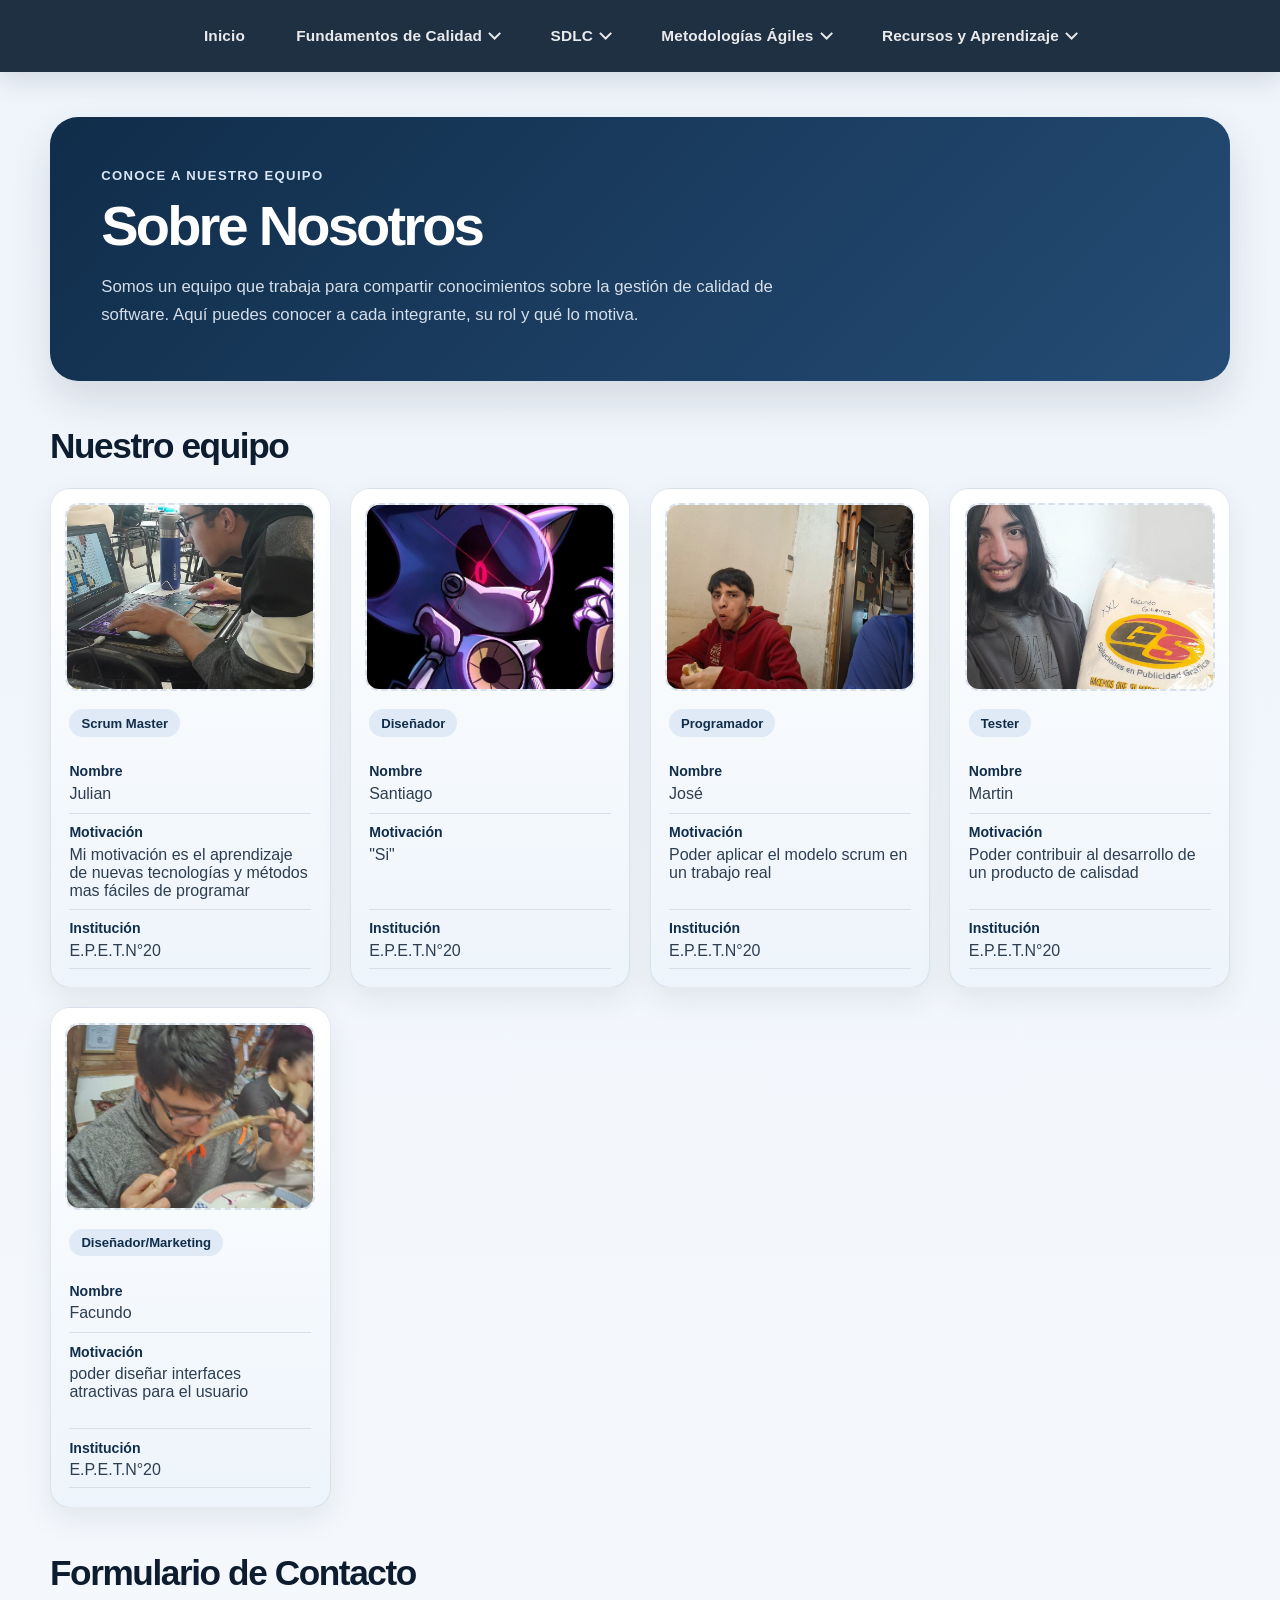
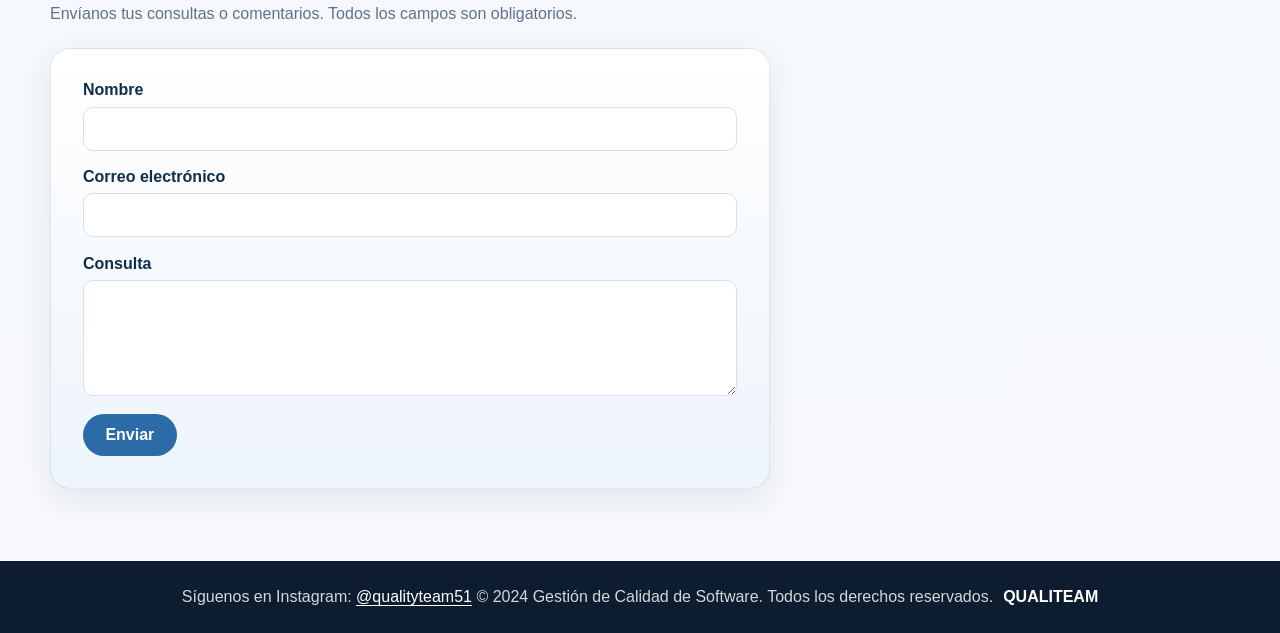
<file: sobre_nosotros.html>
<!DOCTYPE html>
<html lang="es">
  <head>
    <meta charset="UTF-8" />
    <meta name="viewport" content="width=device-width, initial-scale=1.0" />
    <title>Sobre Nosotros | Gestión de Calidad de Software</title>
    <link rel="stylesheet" href="CSS/estilos.css" />
    <link rel="stylesheet" href="CSS/sobre_nosotros.css" />
    <link rel="icon" href="fotos/Logo.jpg" type="image/png" />
    <script src="JS/script.js" defer></script>
  </head>
  <body>
    <header class="topbar">
      <nav class="nav container" aria-label="Navegación principal">
        <ul class="nav__menu">
          <li><a href="index.html">Inicio</a></li>
          <li>
            <details class="nav__dropdown">
              <summary class="nav__dropdown-trigger">Fundamentos de Calidad</summary>
              <ul class="nav__submenu">
                <li><a href="fundamentos de calidad.html#quality-attributes-title">Atributos de calidad</a></li>
                <li><a href="fundamentos de calidad.html#quality-comparison-title">Calidad y pruebas</a></li>
                <li><a href="fundamentos de calidad.html#quality-traits-title">Características del software</a></li>
                <li><a href="fundamentos de calidad.html#test-levels-title">Niveles de pruebas</a></li>
              </ul>
            </details>
          </li>
          <li>
            <details class="nav__dropdown">
              <summary class="nav__dropdown-trigger">SDLC</summary>
              <ul class="nav__submenu">
                <li><a href="sdlc.html#introduccion">¿Qué es el SDLC?</a></li>
                <li><a href="sdlc.html#etapas">Etapas del SDLC</a></li>
                <li><a href="sdlc.html#stlc">SDLC y STLC</a></li>
                <li><a href="sdlc.html#glosario">Conceptos</a></li>
              </ul>
            </details>
          </li>
          <li>
            <details class="nav__dropdown">
              <summary class="nav__dropdown-trigger">Metodologías Ágiles</summary>
              <ul class="nav__submenu">
                <li><a href="metodologias_agiles.html#que-son-agiles">¿Qué son?</a></li>
                <li><a href="metodologias_agiles.html#aporte-calidad">Agilidad y calidad</a></li>
                <li><a href="metodologias_agiles.html#metodologias">Metodologías</a></li>
                <li><a href="metodologias_agiles.html#tecnicas">Técnicas de calidad</a></li>
                <li><a href="Comparar metodologias.html">Comparador de metodologías</a></li>
                <li><a href="Preferencia de metadologia.html">Encuesta de preferencias</a></li>
              </ul>
            </details>
          </li>
          <li>
            <details class="nav__dropdown">
              <summary class="nav__dropdown-trigger">Recursos y Aprendizaje</summary>
              <ul class="nav__submenu">
                <li><a href="recursos_aprendizaje.html#recursos-educativos">Recursos educativos</a></li>
                <li><a href="recursos_aprendizaje.html#habilidades">Habilidades</a></li>
                <li><a href="recursos_aprendizaje.html#actividades">Actividades prácticas</a></li>
                <li><a href="recursos_aprendizaje.html#consejos">Consejos de aprendizaje</a></li>
              </ul>
            </details>
       </nav>
    </header>

    <main class="page about-page">
      <section class="container about-hero" aria-labelledby="about-title">
        <p class="about-hero__eyebrow">Conoce a nuestro equipo</p>
        <h1 id="about-title">Sobre Nosotros</h1>
        <p>
          Somos un equipo que trabaja para compartir conocimientos sobre la gestión de calidad
          de software. Aquí puedes conocer a cada integrante, su rol y qué lo motiva.
        </p>
      </section>

      <section class="container team-section" aria-labelledby="team-title">
        <div class="team-section__heading">
          <h2 id="team-title">Nuestro equipo</h2>
        </div>

        <div class="team-grid">
          <article class="profile-card" data-profile-card tabindex="0">
           <img class="profile-card__portrait" src="fotos/Julian.jpeg" alt="Foto del Scrum Master">
            <div class="profile-card__content">
              <p class="profile-card__role">Scrum Master</p>
              <h3 class="profile-card__label">Nombre</h3>
              <div class="profile-card__blank profile-card__blank--name" aria-label="Nombre del Scrum Master">Julian</div>
              <h3 class="profile-card__label">Motivación</h3>
              <div class="profile-card__blank profile-card__blank--motivation" aria-label="Motivación del Scrum Master">Mi motivación es el aprendizaje de nuevas tecnologías y métodos mas fáciles de programar</div>
              <h3 class="profile-card__label">Institución</h3>
              <div class="profile-card__blank" aria-label="institución">E.P.E.T.N°20</div>
            </div>
          </article>

          <article class="profile-card" data-profile-card tabindex="0">
           <img class="profile-card__portrait" src="fotos/Santiago.jpg" alt="Foto del diseñador principal">
            <div class="profile-card__content">
              <p class="profile-card__role">Diseñador</p>
              <h3 class="profile-card__label">Nombre</h3>
              <div class="profile-card__blank profile-card__blank--name" aria-label="Nombre del Diseñador">Santiago</div>
              <h3 class="profile-card__label">Motivación</h3>
              <div class="profile-card__blank profile-card__blank--motivation" aria-label="Motivación del Diseñador">"Si"</div>
              <h3 class="profile-card__label">Institución</h3>
              <div class="profile-card__blank" aria-label="institución">E.P.E.T.N°20</div>
          </article>

          <article class="profile-card" data-profile-card tabindex="0">
         <img class="profile-card__portrait" src="fotos/jose.jpeg" alt="Foto del programador">
            <div class="profile-card__content">
              <p class="profile-card__role">Programador</p>
              <h3 class="profile-card__label">Nombre</h3>
              <div class="profile-card__blank profile-card__blank--name" aria-label="Nombre del Programador">José</div>
              <h3 class="profile-card__label">Motivación</h3>
              <div class="profile-card__blank profile-card__blank--motivation" aria-label="Motivación del Programador">Poder aplicar el modelo scrum en un trabajo real</div>
              <h3 class="profile-card__label">Institución</h3>
              <div class="profile-card__blank" aria-label="institución">E.P.E.T.N°20</div>
            </div>
          </article>

          <article class="profile-card" data-profile-card tabindex="0">
            <img class="profile-card__portrait" src="fotos/Martin.jpeg" alt="Foto del tester">
            <div class="profile-card__content">
              <p class="profile-card__role">Tester</p>
              <h3 class="profile-card__label">Nombre</h3>
              <div class="profile-card__blank profile-card__blank--name" aria-label="Nombre del Tester">Martin</div>
              <h3 class="profile-card__label">Motivación</h3>
              <div class="profile-card__blank profile-card__blank--motivation" aria-label="Motivación del Tester">Poder contribuir al desarrollo de un producto de calisdad</div>
              <h3 class="profile-card__label">Institución</h3>
              <div class="profile-card__blank" aria-label="institución">E.P.E.T.N°20</div>
            </div>
          </article>
          
          <article class="profile-card" data-profile-card tabindex="0">
            <img class="profile-card__portrait" src="fotos/Facundo.jpeg" alt="Foto del Diseñador/Marketing">
            <div class="profile-card__content">
              <p class="profile-card__role">Diseñador/Marketing</p>
              <h3 class="profile-card__label">Nombre</h3>
              <div class="profile-card__blank profile-card__blank--name" aria-label="nombre">Facundo</div>
              <h3 class="profile-card__label">Motivación</h3>
              <div class="profile-card__blank profile-card__blank--motivation" aria-label="Motivación del Diseñador/Marketing">poder diseñar interfaces atractivas para el usuario</div>
              <h3 class="profile-card__label">Institución</h3>
              <div class="profile-card__blank" aria-label="institución">E.P.E.T.N°20</div>
          </article>
        </div>
      </section>

      <section class="container contact-section" aria-labelledby="contact-title">
        <div class="contact-section__heading">
          <h2 id="contact-title">Formulario de Contacto</h2>
          <p>Envíanos tus consultas o comentarios. Todos los campos son obligatorios.</p>
        </div>

        <form class="contact-form" id="contact-form" novalidate>
          <div class="contact-form__field">
            <label for="contact-name">Nombre</label>
            <input id="contact-name" name="name" type="text" autocomplete="name" required />
          </div>
          <div class="contact-form__field">
            <label for="contact-email">Correo electrónico</label>
            <input id="contact-email" name="email" type="email" autocomplete="email" required />
          </div>
          <div class="contact-form__field">
            <label for="contact-message">Consulta</label>
            <textarea id="contact-message" name="message" rows="5" required></textarea>
          </div>
          <button class="contact-form__submit" type="submit">Enviar</button>
          <p class="contact-form__status" id="contact-status" role="status" aria-live="polite"></p>
        </form>
      </section>
    </main>

    <footer class="about-footer">
      <div class="footer-content">
        <p>
          Síguenos en Instagram:
          <a href="https://www.instagram.com/qualityteam51?stkn=MThjODZhYXNjcDNhag==" target="_blank" rel="noopener noreferrer">@qualityteam51</a>
          &copy; 2024 Gestión de Calidad de Software. Todos los derechos reservados.
          <strong>QUALITEAM</strong>
        </p>
      </div>
    </footer>
  </body>
</html>
</file>
<file: CSS/estilos.css>
:root {
  --navy-900: #0d1d2f;
  --navy-800: #102d4a;
  --navy-700: #1d3d5f;
  --blue-500: #2d6aa8;
  --blue-200: #dfeaf6;
  --gray-100: #f3f6fb;
  --gray-200: #e7edf5;
  --gray-300: #d7dfe9;
  --gray-500: #5f7288;
  --gray-700: #2d3e50;
  --white: #ffffff;
  --shadow: 0 20px 40px rgba(13, 29, 47, 0.12);
}

* {
  box-sizing: border-box;
}

html {
  scroll-behavior: smooth;
}

body {
  margin: 0;
  font-family: "Segoe UI", Tahoma, Geneva, Verdana, sans-serif;
  background: linear-gradient(180deg, #eef4fb 0%, #f7f9fc 100%);
  color: var(--gray-700);
}

a {
  text-decoration: none;
}

img {
  max-width: 100%;
  display: block;
}

.quality-hero {
  width: min(1180px, calc(100% - 32px));
  margin: 2rem auto 1.5rem;
  display: grid;
  grid-template-columns: minmax(0, 1.55fr) minmax(310px, 0.75fr);
  align-items: stretch;
  gap: 1.5rem;
}

.quality-hero__content {
  min-width: 0;
  padding: 0.4rem 0;
}

.quality-hero__content h1 {
  margin: 0 0 1rem;
  color: #000000;
  font-size: clamp(2.2rem, 4vw, 4rem);
  line-height: 1.1;
  letter-spacing: -0.04em;
}

.quality-hero__content p {
  margin: 0;
  color: var(--gray-700);
  font-size: 1rem;
  line-height: 1.75;
}

.quality-intro {
  padding: 1.25rem;
  background: linear-gradient(135deg, #ffffff, #edf4fb);
  border: 2px solid #2d6aa8;
  border-radius: 18px;
  box-shadow: 0 12px 28px rgba(13, 29, 47, 0.12);
}

.quality-intro__content {
  height: 100%;
  display: flex;
  flex-direction: column;
  gap: 1rem;
}

.quality-intro img {
  width: 100%;
  height: 220px;
  object-fit: cover;
  border-radius: 12px;
  border: 2px solid #ffffff;
  box-shadow: 0 6px 16px rgba(13, 29, 47, 0.16);
}

.quality-intro h2 {
  margin: 0;
  color: var(--blue-500);
  font-size: 1.35rem;
  line-height: 1.3;
  text-align: center;
}

.quality-intro p {
  min-width: 0;
  margin: 0;
  color: var(--gray-700);
  font-size: 1rem;
  line-height: 1.7;
  text-align: center;
}

.container {
  width: min(1180px, calc(100% - 32px));
  margin: 0 auto;
}

.topbar {
  position: sticky;
  top: 0;
  z-index: 50;
  background: rgba(15, 31, 52, 0.92);
  backdrop-filter: blur(10px);
  box-shadow: 0 8px 26px rgba(11, 23, 39, 0.12);
}

.nav {
  min-height: 72px;
  display: flex;
  align-items: center;
  justify-content: center;
}

.nav__menu {
  list-style: none;
  display: flex;
  align-items: center;
  justify-content: center;
  flex-wrap: wrap;
  gap: 0.8rem;
  margin: 0;
  padding: 0.7rem 0;
}

.nav__menu li {
  display: inline-flex;
}

.nav__menu a {
  color: rgba(255, 255, 255, 0.9);
  font-size: 0.96rem;
  font-weight: 600;
  letter-spacing: 0.01em;
  padding: 0.75rem 1.2rem;
  border-radius: 999px;
  transition: all 0.25s ease;
}

.nav__menu a:hover,
.nav__menu a.is-active {
  background: rgba(255, 255, 255, 0.12);
  color: #ffffff;
  box-shadow: inset 0 0 0 1px rgba(255, 255, 255, 0.12);
}

.nav__dropdown {
  position: relative;
}

.nav__dropdown-trigger {
  display: flex;
  align-items: center;
  gap: 0.5rem;
  padding: 0.75rem 1.2rem;
  border-radius: 999px;
  color: rgba(255, 255, 255, 0.9);
  font-size: 0.96rem;
  font-weight: 600;
  letter-spacing: 0.01em;
  cursor: pointer;
  list-style: none;
  transition: background 0.2s ease, color 0.2s ease;
}

.nav__dropdown-trigger::-webkit-details-marker {
  display: none;
}

.nav__dropdown-trigger::after {
  width: 0.45rem;
  height: 0.45rem;
  border-right: 2px solid currentColor;
  border-bottom: 2px solid currentColor;
  content: "";
  transform: translateY(-0.12rem) rotate(45deg);
  transition: transform 0.2s ease;
}

.nav__dropdown[open] > .nav__dropdown-trigger,
.nav__dropdown-trigger:hover,
.nav__dropdown-trigger:focus-visible {
  background: rgba(255, 255, 255, 0.12);
  color: #ffffff;
  outline-color: rgba(255, 255, 255, 0.75);
}

.nav__dropdown[open] > .nav__dropdown-trigger::after {
  transform: translateY(0.12rem) rotate(225deg);
}

.nav__submenu {
  position: absolute;
  top: calc(100% + 0.45rem);
  left: 50%;
  z-index: 60;
  display: grid;
  width: max-content;
  max-width: min(320px, calc(100vw - 32px));
  gap: 0.25rem;
  margin: 0;
  padding: 0.55rem;
  border: 1px solid rgba(255, 255, 255, 0.12);
  border-radius: 14px;
  background: var(--navy-900);
  box-shadow: 0 16px 32px rgba(11, 23, 39, 0.28);
  list-style: none;
  transform: translateX(-50%);
}

.nav__menu .nav__submenu li {
  display: block;
}

.nav__menu .nav__submenu a {
  display: block;
  padding: 0.65rem 0.8rem;
  border-radius: 8px;
  font-size: 0.9rem;
  line-height: 1.4;
  white-space: normal;
}

.nav__menu .nav__submenu a:hover,
.nav__menu .nav__submenu a:focus-visible {
  background: rgba(255, 255, 255, 0.12);
  color: #ffffff;
  outline-color: rgba(255, 255, 255, 0.75);
}

:target {
  scroll-margin-top: 6rem;
}

.page {
  padding-bottom: 4rem;
}

.hero {
  display: grid;
  grid-template-columns: minmax(0, 1.9fr) 220px;
  align-items: center;
  gap: 2.2rem;
  padding: 2.8rem 0 2rem;
}

.hero__intro {
  position: relative;
  background: linear-gradient(135deg, rgba(16, 45, 74, 0.98), rgba(37, 76, 117, 0.96));
  border-radius: 28px 90px 90px 28px;
  box-shadow: var(--shadow);
  padding: clamp(1.5rem, 3vw, 2.4rem);
  overflow: hidden;
}

.hero__intro::after {
  content: "";
  position: absolute;
  right: -34px;
  top: 50%;
  width: 110px;
  height: 110px;
  border-radius: 50%;
  background: rgba(255, 255, 255, 0.12);
  transform: translateY(-50%);
}

.hero__eyebrow {
  display: inline-flex;
  margin-bottom: 1rem;
  padding: 0.45rem 0.9rem;
  border-radius: 999px;
  border: 1px solid rgba(202, 219, 238, 0.4);
  background: rgba(255, 255, 255, 0.06);
  color: #d9e6f6;
  font-size: 0.75rem;
  font-weight: 700;
  letter-spacing: 0.08em;
  text-transform: uppercase;
}

.hero__title {
  margin: 0;
  color: var(--white);
  font-size: clamp(2.2rem, 4vw, 4rem);
  line-height: 1.1;
  letter-spacing: -0.05em;
}

.hero__text {
  max-width: 620px;
  margin: 1rem 0 1.6rem;
  color: rgba(234, 241, 249, 0.9);
  font-size: 1.02rem;
  line-height: 1.7;
}

.hero__actions {
  display: flex;
  flex-wrap: wrap;
  gap: 0.9rem;
}

.hero__button {
  display: inline-flex;
  align-items: center;
  justify-content: center;
  padding: 0.9rem 1.4rem;
  border-radius: 999px;
  background: var(--white);
  color: var(--navy-800);
  font-weight: 700;
  box-shadow: 0 12px 18px rgba(12, 27, 43, 0.14);
  transition: transform 0.2s ease, box-shadow 0.2s ease;
}

.hero__button:hover,
.hero__button:focus-visible {
  transform: translateY(-2px);
  box-shadow: 0 16px 24px rgba(12, 27, 43, 0.18);
}

.hero__logo {
  width: 255px;
  height: 180px;
  margin-inline: auto;
  border-radius: 50%;
  display: grid;
  place-items: center;
  background: transparent;
  border: none;
  box-shadow: none;
  color: var(--white);
  font-size: 1.2rem;
  font-weight: 700;
  letter-spacing: 0.04em;
  text-transform: none;
  align-self: center;
}

.categories {
  padding-top: 1.2rem;
}

.card-grid {
  display: grid;
  grid-template-columns: repeat(3, minmax(0, 1fr));
  gap: 1.3rem;
  align-items: stretch;
}

.feature-card {
  display: flex;
  align-items: flex-end;
  min-height: 180px;
  padding: 1.2rem 1.15rem;
  border: 1px solid rgba(26, 52, 81, 0.09);
  border-radius: 22px;
  background: linear-gradient(180deg, rgba(255, 255, 255, 0.96), rgba(234, 240, 247, 0.98));
  box-shadow: 0 12px 30px rgba(16, 34, 53, 0.08);
  color: var(--navy-900);
  font-size: 1.08rem;
  font-weight: 700;
  line-height: 1.35;
  transition: transform 0.25s ease, box-shadow 0.25s ease, border-color 0.25s ease;
  cursor: pointer;
}

.categories .card-grid {
  grid-template-columns: repeat(4, minmax(0, 1fr));
}

.categories .feature-card {
  display: grid;
  grid-template-columns: 76px minmax(0, 1fr);
  align-items: start;
  gap: 0.9rem;
  min-height: 0;
  padding: 1rem;
}

.feature-card__image {
  width: 76px;
  height: 76px;
  border-radius: 14px;
  object-fit: cover;
  background: var(--gray-200);
}

.feature-card__content {
  display: grid;
  gap: 0.45rem;
}

.feature-card__title {
  color: var(--navy-900);
  font-size: 1.02rem;
  font-weight: 700;
  line-height: 1.3;
}

.feature-card__description {
  color: var(--gray-500);
  font-size: 0.88rem;
  font-weight: 400;
  line-height: 1.5;
}

.feature-card:hover,
.feature-card:focus-visible {
  transform: translateY(-4px);
  border-color: rgba(45, 106, 168, 0.35);
  box-shadow: 0 18px 34px rgba(16, 34, 53, 0.12);
}

.feature-card:focus-visible {
  outline: 3px solid rgba(45, 106, 168, 0.3);
  outline-offset: 3px;
}

@media (max-width: 980px) {
  .categories .card-grid {
    grid-template-columns: repeat(2, minmax(0, 1fr));
  }
}

@media (max-width: 560px) {
  .categories .card-grid {
    grid-template-columns: 1fr;
  }
}

.detail-section {
  margin-top: 2.5rem;
  display: grid;
  gap: 1.2rem;
}

.info-panel {
  background: rgba(255, 255, 255, 0.9);
  border: 1px solid rgba(25, 43, 62, 0.08);
  border-radius: 20px;
  padding: 1.5rem 1.4rem 1.3rem;
  box-shadow: 0 10px 22px rgba(11, 23, 39, 0.05);
  scroll-margin-top: 120px;
}

.info-panel h2 {
  margin: 0 0 0.85rem;
  color: var(--navy-800);
  font-size: clamp(1.5rem, 2.5vw, 2.1rem);
  letter-spacing: -0.04em;
}

.info-panel p {
  margin: 0;
  color: var(--gray-500);
  line-height: 1.7;
  font-size: 1rem;
}

.quality-attributes {
  --accordion-surface: var(--white);
  --accordion-border: var(--gray-200);
  --accordion-accent: var(--blue-500);
  margin: 2.5rem 0;
}

.quality-attributes__intro {
  margin-bottom: 1.25rem;
}

.quality-attributes__intro h2 {
  margin: 0 0 0.65rem;
  color: var(--navy-800);
  font-size: clamp(1.5rem, 2.5vw, 2.1rem);
  line-height: 1.25;
}

.quality-attributes__intro p {
  margin: 0;
  color: var(--gray-500);
  line-height: 1.7;
}

.quality-accordion {
  display: grid;
  gap: 0.7rem;
}

.quality-accordion__item {
  overflow: hidden;
  border: 1px solid var(--accordion-border);
  border-radius: 12px;
  background: var(--accordion-surface);
  box-shadow: 0 5px 16px rgba(13, 29, 47, 0.05);
  transition: border-color 0.2s ease, box-shadow 0.2s ease;
}

.quality-accordion__item.is-open {
  border-color: var(--accordion-accent);
  box-shadow: 0 9px 22px rgba(13, 29, 47, 0.09);
}

.quality-accordion__heading {
  margin: 0;
  font-size: inherit;
}

.quality-accordion__trigger {
  width: 100%;
  min-height: 60px;
  display: flex;
  align-items: center;
  justify-content: space-between;
  gap: 1rem;
  padding: 1rem 1.2rem;
  border: 0;
  background: transparent;
  color: var(--navy-800);
  font: inherit;
  font-weight: 700;
  text-align: left;
  cursor: pointer;
}

.quality-accordion__trigger:hover,
.quality-accordion__trigger[aria-expanded="true"] {
  color: var(--accordion-accent);
}

.quality-accordion__trigger:focus-visible {
  outline: 3px solid color-mix(in srgb, var(--accordion-accent) 35%, transparent);
  outline-offset: -4px;
}

.quality-accordion__icon {
  position: relative;
  flex: 0 0 1.25rem;
  width: 1.25rem;
  height: 1.25rem;
  color: var(--accordion-accent);
}

.quality-accordion__icon::before,
.quality-accordion__icon::after {
  position: absolute;
  top: 50%;
  left: 50%;
  width: 0.75rem;
  height: 2px;
  border-radius: 2px;
  background: currentColor;
  content: "";
  transform: translate(-50%, -50%);
  transition: transform 0.25s ease;
}

.quality-accordion__icon::after {
  transform: translate(-50%, -50%) rotate(90deg);
}

.quality-accordion__trigger[aria-expanded="true"] .quality-accordion__icon::after {
  transform: translate(-50%, -50%) rotate(0);
}

.quality-accordion__panel {
  display: grid;
  grid-template-rows: 0fr;
  transition: grid-template-rows 0.3s ease;
}

.quality-accordion__panel.is-open {
  grid-template-rows: 1fr;
}

.quality-accordion__panel-inner {
  overflow: hidden;
}

.quality-accordion__panel-inner p {
  margin: 0;
  padding: 0 1.2rem 1.1rem;
  color: var(--gray-500);
  line-height: 1.7;
}

.quality-comparison {
  --comparison-surface: var(--white);
  --comparison-border: var(--gray-200);
  --comparison-accent: var(--blue-500);
  margin: 2.5rem 0;
}

.quality-comparison__intro {
  margin-bottom: 1.25rem;
}

.quality-comparison__intro h2 {
  margin: 0 0 0.65rem;
  color: var(--navy-800);
  font-size: clamp(1.5rem, 2.5vw, 2.1rem);
  line-height: 1.25;
}

.quality-comparison__intro p {
  margin: 0;
  color: var(--gray-500);
  line-height: 1.7;
}

.quality-comparison__grid {
  display: grid;
  grid-template-columns: repeat(3, minmax(0, 1fr));
  align-items: stretch;
  gap: 1rem;
}

.quality-comparison__card {
  --card-accent: var(--comparison-accent);
  display: flex;
  flex-direction: column;
  min-width: 0;
  padding: 1.35rem;
  border: 1px solid var(--comparison-border);
  border-top: 3px solid var(--card-accent);
  border-radius: 12px;
  background: var(--comparison-surface);
  box-shadow: 0 8px 22px rgba(13, 29, 47, 0.07);
  transition: transform 0.2s ease, box-shadow 0.2s ease;
}

.quality-comparison__card:hover {
  transform: translateY(-3px);
  box-shadow: 0 13px 28px rgba(13, 29, 47, 0.11);
}

.quality-comparison__card--qa {
  --card-accent: var(--blue-500);
}

.quality-comparison__card--qc {
  --card-accent: var(--navy-700);
}

.quality-comparison__card--testing {
  --card-accent: var(--gray-500);
}

.quality-comparison__label {
  align-self: flex-start;
  margin-bottom: 0.9rem;
  padding: 0.3rem 0.6rem;
  border-radius: 999px;
  background: var(--gray-100);
  color: var(--card-accent);
  font-size: 0.75rem;
  font-weight: 700;
}

.quality-comparison__card h3 {
  margin: 0 0 0.7rem;
  color: var(--navy-800);
  font-size: 1.2rem;
  line-height: 1.35;
}

.quality-comparison__card h3 span {
  color: var(--card-accent);
}

.quality-comparison__card > p {
  margin: 0 0 1.2rem;
  color: var(--gray-500);
  line-height: 1.7;
}

.quality-comparison__note {
  display: flex;
  align-items: baseline;
  gap: 0.45rem;
  margin-top: auto;
  padding-top: 1rem;
  border-top: 1px solid var(--comparison-border);
  color: var(--gray-700);
  font-size: 0.94rem;
  line-height: 1.6;
}

.quality-comparison__note strong,
.quality-comparison__note span {
  flex: 0 0 auto;
  color: var(--card-accent);
}

.test-levels,
.quality-callout,
.quality-tools {
  --editorial-accent: var(--blue-500);
  --editorial-rule: var(--gray-300);
}

.test-levels,
.quality-callout {
  margin: 2.5rem 0;
}

.test-levels h2,
.quality-callout h2,
.quality-tools h2 {
  margin: 0 0 0.8rem;
  color: var(--navy-800);
  font-size: 1.8rem;
  line-height: 1.3;
}

.test-levels > p,
.quality-callout > p,
.quality-tools p {
  line-height: 1.7;
}

.test-levels__list {
  display: grid;
  gap: 0.85rem;
  margin: 1.2rem 0 0;
  padding: 0;
  list-style: none;
}

.test-levels__list li {
  display: grid;
  grid-template-columns: 1.35rem minmax(0, 1fr);
  align-items: start;
  gap: 0.75rem;
}

.test-levels__list svg {
  width: 1.25rem;
  height: 1.25rem;
  margin-top: 0.18rem;
  fill: none;
  stroke: var(--editorial-accent);
  stroke-linecap: round;
  stroke-linejoin: round;
  stroke-width: 1.8;
}

.test-levels__list p {
  margin: 0;
  line-height: 1.7;
}

.test-levels__list strong {
  color: var(--editorial-accent);
}

.quality-callout {
  padding: 1.4rem 1.5rem;
  border-left: 4px solid var(--editorial-accent);
  background: var(--gray-100);
}

.quality-callout__formula {
  margin: 1.4rem 0 0;
  color: var(--navy-800);
  font-size: 1.3rem;
  line-height: 1.55;
  text-align: center;
}

.quality-tools {
  margin: 3rem auto;
}

.quality-tools__header {
  margin-bottom: 2.5rem;
}

.quality-tools__header h2 {
  font-size: 2rem;
}

.quality-tools__header p {
  max-width: 58rem;
  margin: 0;
  color: var(--gray-500);
}

.quality-tools__overview,
.quality-tools__types,
.quality-tools__benefits {
  margin: 2.5rem 0;
}

.quality-tools__overview p,
.quality-tools__benefits > p {
  max-width: 72ch;
  margin: 0 0 1.1rem;
  line-height: 1.8;
}

.quality-tools__types > h2,
.quality-tools__benefits > h2 {
  padding-bottom: 0.75rem;
  border-bottom: 1px solid var(--editorial-rule);
}

.tool-type-list {
  display: grid;
}

.tool-type {
  padding: 1.6rem 0;
  border-bottom: 1px solid var(--editorial-rule);
}

.tool-type:first-child {
  padding-top: 0.5rem;
}

.tool-type__category {
  display: inline-block;
  margin-bottom: 0.5rem;
  color: var(--editorial-accent);
  font-size: 0.82rem;
  font-weight: 700;
}

.tool-type h3,
.quality-benefit h3 {
  margin: 0 0 0.7rem;
  color: var(--navy-800);
  font-size: 1.2rem;
  line-height: 1.4;
}

.tool-type > p {
  max-width: 78ch;
  margin: 0 0 0.8rem;
  line-height: 1.8;
}

.tool-type__examples {
  max-width: 78ch;
  margin-top: 1rem;
  color: var(--gray-700);
  line-height: 1.8;
}

.tool-type__examples strong {
  color: var(--editorial-accent);
}

.tool-type__examples code {
  color: var(--navy-800);
  font: inherit;
  font-weight: 700;
}

.quality-benefits-grid {
  display: grid;
  grid-template-columns: repeat(2, minmax(0, 1fr));
  column-gap: 2.5rem;
  row-gap: 2rem;
  margin-top: 1.5rem;
}

.quality-benefit h3 {
  margin-bottom: 0.35rem;
}

.quality-benefit p {
  margin: 0;
  color: var(--gray-500);
  line-height: 1.7;
}

.practical-example {
  --timeline-accent: var(--blue-500);
  --timeline-line: var(--gray-300);
  margin: 3rem 0;
}

.practical-example__intro {
  margin-bottom: 2rem;
}

.practical-example__intro h2 {
  margin: 0 0 0.9rem;
  color: var(--navy-800);
  font-size: 1.8rem;
  line-height: 1.35;
}

.practical-example__intro p {
  max-width: 76ch;
  margin: 0 0 0.8rem;
  line-height: 1.75;
}

.quality-timeline {
  position: relative;
  display: grid;
  gap: 0;
  margin: 0;
  padding: 0 0 0 2rem;
  list-style: none;
}

.quality-timeline::before {
  position: absolute;
  top: 0.55rem;
  bottom: 0.9rem;
  left: 0.38rem;
  width: 2px;
  background: var(--timeline-line);
  content: "";
}

.quality-timeline__item {
  position: relative;
  padding: 0 0 1.7rem;
  transition: transform 0.2s ease;
}

.quality-timeline__item::after {
  position: absolute;
  top: 0.35rem;
  left: -2rem;
  width: 0.85rem;
  height: 0.85rem;
  border: 2px solid var(--white);
  border-radius: 50%;
  background: var(--timeline-accent);
  box-shadow: 0 0 0 1px var(--timeline-accent);
  content: "";
  transition: box-shadow 0.2s ease, transform 0.2s ease;
}

.quality-timeline__item h3 {
  display: flex;
  align-items: baseline;
  gap: 0.65rem;
  margin: 0 0 0.4rem;
  color: var(--navy-800);
  font-size: 1.12rem;
  line-height: 1.45;
  transition: color 0.2s ease;
}

.quality-timeline__item h3 span {
  color: var(--timeline-accent);
  font-size: 0.82rem;
  font-weight: 700;
  font-variant-numeric: tabular-nums;
}

.quality-timeline__item p {
  max-width: 76ch;
  margin: 0;
  color: var(--gray-500);
  line-height: 1.75;
}

.quality-timeline__item:hover {
  transform: translateX(3px);
}

.quality-timeline__item:hover h3 {
  color: var(--timeline-accent);
}

.quality-timeline__item:hover::after {
  box-shadow: 0 0 0 4px var(--blue-200);
  transform: scale(1.08);
}

.quality-timeline__item:last-child {
  padding-bottom: 0.5rem;
}

.practical-example__conclusion {
  max-width: 76ch;
  margin: 1.75rem 0 0;
  padding-top: 1rem;
  border-top: 1px solid var(--gray-200);
  color: var(--gray-700);
  line-height: 1.75;
}

@media (max-width: 640px) {
  .quality-callout {
    padding: 1.1rem;
  }

  .quality-callout__formula {
    font-size: 1.05rem;
  }

  .quality-benefits-grid {
    grid-template-columns: 1fr;
    row-gap: 1.5rem;
  }

  .practical-example__intro h2 {
    font-size: 1.5rem;
  }
}

@media (prefers-reduced-motion: reduce) {
  .quality-timeline__item,
  .quality-timeline__item::after {
    transition: none;
  }
}

.quality-traits {
  --traits-surface: var(--white);
  --traits-border: var(--gray-200);
  --traits-accent: var(--blue-500);
  margin: 2.5rem 0;
}

.quality-traits__intro {
  margin-bottom: 1.25rem;
}

.quality-traits__intro h2 {
  margin: 0 0 0.65rem;
  color: var(--navy-800);
  font-size: clamp(1.5rem, 2.5vw, 2.1rem);
  line-height: 1.25;
}

.quality-traits__intro p {
  margin: 0;
  color: var(--gray-500);
  line-height: 1.7;
}

.quality-traits__grid {
  display: grid;
  grid-template-columns: repeat(4, minmax(0, 1fr));
  align-items: start;
  gap: 1rem;
}

.quality-trait {
  overflow: hidden;
  border: 1px solid var(--traits-border);
  border-radius: 12px;
  background: var(--traits-surface);
  box-shadow: 0 7px 20px rgba(13, 29, 47, 0.06);
  transition: transform 0.2s ease, box-shadow 0.2s ease, border-color 0.2s ease;
}

.quality-trait:hover,
.quality-trait:focus-within,
.quality-trait.is-open {
  transform: translateY(-3px);
  border-color: var(--traits-accent);
  box-shadow: 0 12px 26px rgba(13, 29, 47, 0.1);
}

.quality-trait__heading {
  margin: 0;
  font-size: inherit;
}

.quality-trait__trigger {
  width: 100%;
  min-height: 112px;
  display: flex;
  align-items: flex-start;
  justify-content: space-between;
  gap: 0.75rem;
  padding: 1.15rem;
  border: 0;
  background: transparent;
  color: var(--navy-800);
  font: inherit;
  font-weight: 700;
  line-height: 1.4;
  text-align: left;
  cursor: pointer;
}

.quality-trait__trigger:hover,
.quality-trait__trigger[aria-expanded="true"] {
  color: var(--traits-accent);
}

.quality-trait__trigger:focus-visible {
  outline: 3px solid color-mix(in srgb, var(--traits-accent) 35%, transparent);
  outline-offset: -4px;
}

.quality-trait__icon {
  position: relative;
  flex: 0 0 1.15rem;
  width: 1.15rem;
  height: 1.15rem;
  margin-top: 0.1rem;
  color: var(--traits-accent);
}

.quality-trait__icon::before,
.quality-trait__icon::after {
  position: absolute;
  top: 50%;
  left: 50%;
  width: 0.7rem;
  height: 2px;
  border-radius: 2px;
  background: currentColor;
  content: "";
  transform: translate(-50%, -50%);
  transition: transform 0.25s ease;
}

.quality-trait__icon::after {
  transform: translate(-50%, -50%) rotate(90deg);
}

.quality-trait__trigger[aria-expanded="true"] .quality-trait__icon::after {
  transform: translate(-50%, -50%) rotate(0);
}

.quality-trait__panel {
  display: grid;
  grid-template-rows: 0fr;
  transition: grid-template-rows 0.3s ease;
}

.quality-trait__panel.is-open {
  grid-template-rows: 1fr;
}

.quality-trait__panel-inner {
  overflow: hidden;
}

.quality-trait__panel-inner p {
  margin: 0;
  padding: 0 1.15rem 1.15rem;
  color: var(--gray-500);
  line-height: 1.65;
  opacity: 0;
  transform: translateY(-0.4rem);
  transition: opacity 0.25s ease, transform 0.25s ease;
}

.quality-trait__panel.is-open .quality-trait__panel-inner p {
  opacity: 1;
  transform: translateY(0);
}

@media (max-width: 960px) {
  .quality-traits__grid {
    grid-template-columns: repeat(2, minmax(0, 1fr));
  }
}

@media (max-width: 600px) {
  .quality-traits__grid {
    grid-template-columns: 1fr;
  }

  .quality-trait__trigger {
    min-height: 76px;
  }
}

@media (max-width: 820px) {
  .quality-comparison__grid {
    grid-template-columns: repeat(2, minmax(0, 1fr));
  }
}

@media (max-width: 560px) {
  .quality-comparison__grid {
    grid-template-columns: 1fr;
  }
}

@media (prefers-reduced-motion: reduce) {
  .quality-accordion__item,
  .quality-accordion__icon::before,
  .quality-accordion__icon::after,
  .quality-accordion__panel,
  .quality-comparison__card,
  .quality-trait,
  .quality-trait__icon::before,
  .quality-trait__icon::after,
  .quality-trait__panel,
  .quality-trait__panel-inner p {
    transition: none;
  }
}

@media (max-width: 900px) {
  .hero {
    grid-template-columns: 1fr;
    gap: 1.5rem;
    padding-top: 2.2rem;
  }

  .hero__logo {
    width: 255px;
    height: 180px;
  }

  .card-grid {
    grid-template-columns: repeat(2, minmax(0, 1fr));
  }
}

@media (max-width: 900px) {
  .quality-hero {
    grid-template-columns: 1fr;
  }

  .quality-intro {
    width: 100%;
  }
}

@media (max-width: 640px) {
  .quality-hero {
    width: calc(100% - 32px);
  }

  .quality-intro {
    width: 100%;
    margin-left: auto;
    margin-right: auto;
    text-align: center;
  }

  .quality-intro img {
    width: 100%;
    height: 180px;
  }
}

@media (max-width: 640px) {
  .nav {
    padding: 0.6rem 0;
  }

  .nav__menu {
    gap: 0.45rem;
  }

  .nav__menu a {
    font-size: 0.82rem;
    padding: 0.7rem 0.85rem;
  }

  .nav__dropdown-trigger {
    gap: 0.4rem;
    padding: 0.7rem 0.85rem;
    font-size: 0.82rem;
  }

  .nav__menu .nav__submenu a {
    padding: 0.65rem 0.8rem;
    font-size: 0.9rem;
  }

  .hero__intro {
    border-radius: 24px;
  }

  .hero__intro::after {
    display: none;
  }

  .card-grid {
    grid-template-columns: 1fr;
  }
}

.sdlc-cycle {
  width: min(100% - 2rem, 680px);
  margin: 2rem auto;
  padding: 1rem;
  overflow: hidden;
  border: 1px solid var(--gray-200);
  border-radius: 20px;
  background: var(--white);
  box-shadow: var(--shadow);
}

.sdlc-cycle .imagen-sdlc {
  width: 100%;
  height: auto;
  border-radius: 12px;
}

.sdlc-cycle figcaption {
  margin-top: 0.85rem;
  color: var(--gray-500);
  font-size: 0.95rem;
  line-height: 1.6;
  text-align: center;
}

#stlc .sdlc-comparison__intro {
  max-width: 78ch;
  line-height: 1.75;
}

.sdlc-comparison__scroll-hint {
  display: none;
}

.sdlc-comparison__table-wrap {
  max-width: 100%;
  margin: 1.5rem 0;
  overflow-x: auto;
  border: 1px solid var(--gray-200);
  border-radius: 16px;
  background: var(--white);
  box-shadow: 0 12px 28px rgba(13, 29, 47, 0.08);
  -webkit-overflow-scrolling: touch;
}

.sdlc-comparison__table-wrap:focus-visible {
  outline: 3px solid rgba(45, 106, 168, 0.4);
  outline-offset: 3px;
}

.sdlc-comparison__table {
  width: 100%;
  min-width: 720px;
  border-collapse: separate;
  border-spacing: 0;
  color: var(--gray-700);
  line-height: 1.6;
  text-align: left;
}

.sdlc-comparison__table caption {
  padding: 1rem 1.15rem;
  color: var(--navy-800);
  font-size: 1.05rem;
  font-weight: 700;
  text-align: left;
}

.sdlc-comparison__table th,
.sdlc-comparison__table td {
  padding: 1rem 1.15rem;
  border-top: 1px solid var(--gray-200);
  vertical-align: top;
}

.sdlc-comparison__table thead th {
  background: var(--navy-800);
  color: var(--white);
  font-size: 0.95rem;
  font-weight: 700;
}

.sdlc-comparison__table thead th:first-child {
  width: 17%;
}

.sdlc-comparison__table thead th:nth-child(2) {
  background: var(--blue-500);
}

.sdlc-comparison__table thead th:nth-child(3) {
  background: var(--navy-700);
}

.sdlc-comparison__table tbody th {
  width: 17%;
  color: var(--navy-800);
  font-size: 0.95rem;
}

.sdlc-comparison__table tbody tr:nth-child(even) {
  background: var(--gray-100);
}

.sdlc-comparison__note {
  margin: 1.5rem 0;
  padding: 1rem 1.2rem;
  border-left: 4px solid var(--blue-500);
  border-radius: 0 12px 12px 0;
  background: var(--blue-200);
  color: var(--navy-800);
  line-height: 1.7;
}

@media (max-width: 560px) {
  .sdlc-cycle {
    width: calc(100% - 1rem);
    padding: 0.65rem;
    border-radius: 16px;
  }

  .sdlc-comparison__scroll-hint {
    display: block;
    margin: 0.75rem 0;
    color: var(--gray-500);
    font-size: 0.9rem;
  }

  .sdlc-comparison__table th,
  .sdlc-comparison__table td {
    padding: 0.85rem;
  }
}

#glosario .sdlc-glossary__intro {
  max-width: 78ch;
  margin-bottom: 1.25rem;
  color: var(--gray-500);
  line-height: 1.75;
}

.sdlc-glossary__grid {
  display: grid;
  grid-template-columns: repeat(2, minmax(0, 1fr));
  gap: 1rem;
  margin: 1.5rem 0;
}

.sdlc-glossary__item {
  min-width: 0;
  padding: 1.2rem;
  border: 1px solid var(--gray-200);
  border-left: 4px solid var(--blue-500);
  border-radius: 12px;
  background: var(--white);
  box-shadow: 0 8px 22px rgba(13, 29, 47, 0.06);
}

.sdlc-glossary__item dt {
  display: flex;
  flex-wrap: wrap;
  align-items: center;
  gap: 0.55rem;
  margin-bottom: 0.65rem;
  color: var(--navy-800);
  font-size: 1.08rem;
  font-weight: 700;
  line-height: 1.4;
}

.sdlc-glossary__category {
  padding: 0.2rem 0.55rem;
  border-radius: 999px;
  background: var(--blue-200);
  color: var(--blue-500);
  font-size: 0.72rem;
  font-weight: 700;
  letter-spacing: 0.03em;
  text-transform: uppercase;
}

.sdlc-glossary__item dd {
  margin: 0;
  color: var(--gray-500);
  line-height: 1.7;
}

@media (max-width: 700px) {
  .sdlc-glossary__grid {
    grid-template-columns: 1fr;
  }
}

.agile-page {
  padding-bottom: 4.5rem;
}

.agile-hero {
  display: grid;
  grid-template-columns: minmax(0, 1.7fr) minmax(220px, 0.7fr);
  align-items: center;
  gap: 2rem;
  margin-top: 2rem;
  padding: clamp(1.6rem, 5vw, 3.5rem);
  overflow: hidden;
  border-radius: 28px;
  background: linear-gradient(135deg, var(--navy-900), var(--navy-700));
  box-shadow: var(--shadow);
  color: var(--white);
}

.agile-hero__content {
  max-width: 54rem;
}

.agile-eyebrow,
.agile-kicker {
  margin: 0 0 0.65rem;
  color: var(--blue-500);
  font-size: 0.76rem;
  font-weight: 800;
  letter-spacing: 0.1em;
  text-transform: uppercase;
}

.agile-eyebrow {
  color: #b9d6f4;
}

.agile-hero h1 {
  max-width: 15ch;
  margin: 0;
  color: var(--white);
  font-size: clamp(2.2rem, 5vw, 4rem);
  letter-spacing: -0.045em;
  line-height: 1.08;
}

.agile-hero__lead {
  max-width: 62ch;
  margin: 1.25rem 0 0;
  color: rgba(255, 255, 255, 0.82);
  font-size: 1.08rem;
  line-height: 1.75;
}

.agile-hero__link {
  display: inline-flex;
  align-items: center;
  gap: 0.65rem;
  margin-top: 1.6rem;
  color: var(--white);
  font-weight: 700;
}

.agile-hero__link span {
  display: grid;
  width: 1.8rem;
  height: 1.8rem;
  place-items: center;
  border: 1px solid rgba(255, 255, 255, 0.45);
  border-radius: 50%;
}

.agile-hero__link:hover,
.agile-hero__link:focus-visible {
  color: #b9d6f4;
}

.agile-hero__note {
  padding: 1.5rem;
  border: 1px solid rgba(255, 255, 255, 0.22);
  border-radius: 20px;
  background: rgba(255, 255, 255, 0.09);
}

.agile-hero__note-label {
  color: #b9d6f4;
  font-size: 0.75rem;
  font-weight: 800;
  letter-spacing: 0.1em;
  text-transform: uppercase;
}

.agile-hero__note p {
  margin: 0.7rem 0 0;
  color: var(--white);
  font-size: 1.2rem;
  font-weight: 700;
  line-height: 1.5;
}

.agile-content {
  padding-top: 0.5rem;
}

.agile-section {
  margin-top: 3.6rem;
  scroll-margin-top: 6rem;
}

.agile-section--tinted {
  padding: clamp(1.3rem, 3vw, 2rem);
  border: 1px solid var(--gray-200);
  border-radius: 22px;
  background: rgba(255, 255, 255, 0.62);
}

.agile-section__heading {
  display: flex;
  align-items: flex-start;
  gap: 1rem;
  margin-bottom: 1rem;
}

.agile-section__heading .agile-kicker {
  margin-bottom: 0.35rem;
}

.agile-section h2 {
  margin: 0;
  color: var(--navy-800);
  font-size: clamp(1.65rem, 3vw, 2.25rem);
  letter-spacing: -0.035em;
  line-height: 1.2;
}

.agile-section__intro {
  max-width: 76ch;
  margin: 0 0 1.4rem;
  color: var(--gray-500);
  line-height: 1.75;
}

.agile-intro-grid {
  display: grid;
  grid-template-columns: 1.2fr 0.8fr;
  gap: 1rem;
}

.agile-copy {
  margin: 0;
  color: var(--gray-500);
  font-size: 1.03rem;
  line-height: 1.8;
}

.agile-copy--highlight {
  padding: 1.2rem 1.35rem;
  border-left: 4px solid var(--blue-500);
  border-radius: 0 14px 14px 0;
  background: var(--blue-200);
  color: var(--navy-800);
  font-weight: 600;
}

.agile-card-grid {
  display: grid;
  gap: 1rem;
  margin-top: 1.4rem;
}

.agile-card-grid--traits {
  grid-template-columns: repeat(4, minmax(0, 1fr));
}

.agile-card-grid--contributions {
  grid-template-columns: repeat(3, minmax(0, 1fr));
}

.agile-card {
  min-width: 0;
  padding: 1.2rem;
  border: 1px solid var(--gray-200);
  border-radius: 16px;
  background: var(--white);
  box-shadow: 0 8px 22px rgba(13, 29, 47, 0.05);
}

.agile-card__index {
  display: inline-block;
  margin-bottom: 0.7rem;
  color: var(--blue-500);
  font-size: 0.75rem;
  font-weight: 800;
  letter-spacing: 0.08em;
}

.agile-card h3,
.agile-method h3,
.agile-tradeoffs__panel h3 {
  margin: 0 0 0.5rem;
  color: var(--navy-800);
  font-size: 1.08rem;
  line-height: 1.35;
}

.agile-card p,
.agile-method > p {
  margin: 0;
  color: var(--gray-500);
  line-height: 1.65;
}

.agile-card--wide {
  grid-column: span 2;
}

.agile-method-grid {
  display: grid;
  grid-template-columns: repeat(2, minmax(0, 1fr));
  gap: 1rem;
  margin-top: 1.4rem;
}

.agile-method {
  padding: 1.4rem;
  border: 1px solid var(--gray-200);
  border-top: 4px solid var(--blue-500);
  border-radius: 14px;
  background: var(--white);
  box-shadow: 0 8px 22px rgba(13, 29, 47, 0.05);
}

.agile-method__label {
  margin-bottom: 0.4rem !important;
  color: var(--blue-500) !important;
  font-size: 0.73rem;
  font-weight: 800;
  letter-spacing: 0.08em;
  text-transform: uppercase;
}

.agile-method h3 {
  margin-bottom: 0.65rem;
  font-size: 1.35rem;
}

.agile-method .agile-method__quality {
  margin-top: 1rem;
  padding-top: 0.9rem;
  border-top: 1px solid var(--gray-200);
  color: var(--gray-700);
}

.agile-method__quality strong {
  display: block;
  margin-bottom: 0.25rem;
  color: var(--navy-800);
}

.agile-technique-list {
  display: grid;
  grid-template-columns: repeat(2, minmax(0, 1fr));
  gap: 0.75rem;
  margin: 1.4rem 0 0;
  padding: 0;
  list-style: none;
}

.agile-technique-list li {
  display: grid;
  gap: 0.25rem;
  padding: 1rem 1.1rem;
  border: 1px solid var(--gray-200);
  border-radius: 12px;
  background: var(--white);
  line-height: 1.6;
}

.agile-technique-list strong {
  color: var(--navy-800);
}

.agile-technique-list span {
  color: var(--gray-500);
}

.agile-steps {
  display: grid;
  grid-template-columns: repeat(3, minmax(0, 1fr));
  gap: 1rem;
  margin: 1.4rem 0 0;
  padding: 0;
  counter-reset: agile-step;
  list-style: none;
}

.agile-steps li {
  position: relative;
  min-width: 0;
  padding: 1.1rem 1.1rem 1.1rem 3.2rem;
  border: 1px solid var(--gray-200);
  border-radius: 14px;
  background: var(--white);
  counter-increment: agile-step;
}

.agile-steps li::before {
  position: absolute;
  top: 1rem;
  left: 1rem;
  display: grid;
  width: 1.55rem;
  height: 1.55rem;
  place-items: center;
  border-radius: 50%;
  background: var(--blue-200);
  color: var(--blue-500);
  content: counter(agile-step);
  font-size: 0.78rem;
  font-weight: 800;
}

.agile-steps li > span {
  color: var(--navy-800);
  font-weight: 700;
}

.agile-steps p {
  margin: 0.35rem 0 0;
  color: var(--gray-500);
  line-height: 1.6;
}

.agile-example-note {
  margin: 1.2rem 0 0;
  padding: 1rem 1.2rem;
  border-radius: 12px;
  background: var(--blue-200);
  color: var(--navy-800);
  font-weight: 600;
  line-height: 1.65;
}

.agile-tradeoffs {
  display: grid;
  grid-template-columns: repeat(2, minmax(0, 1fr));
  gap: 1rem;
  margin-top: 1.4rem;
}

.agile-tradeoffs__panel {
  padding: 1.4rem;
  border: 1px solid var(--gray-200);
  border-radius: 16px;
  background: var(--white);
}

.agile-tradeoffs__panel h3 {
  margin-bottom: 0.9rem;
  font-size: 1.3rem;
}

.agile-tradeoffs__panel ul {
  display: grid;
  gap: 0.65rem;
  margin: 0;
  padding-left: 1.2rem;
  color: var(--gray-500);
  line-height: 1.6;
}

.agile-tradeoffs__panel li::marker {
  color: var(--blue-500);
}

.agile-tradeoffs__panel--challenge {
  background: #f7f9fc;
}

.agile-footer {
  padding: 1.5rem 1rem;
  background: var(--navy-900);
  color: rgba(255, 255, 255, 0.78);
  text-align: center;
}

.agile-footer .footer-content {
  width: min(1180px, 100%);
  margin: 0 auto;
}

.agile-footer p {
  margin: 0;
}

.agile-footer strong {
  color: var(--white);
}

@media (max-width: 900px) {
  .agile-card-grid--traits {
    grid-template-columns: repeat(3, minmax(0, 1fr));
  }

  .agile-steps {
    grid-template-columns: repeat(2, minmax(0, 1fr));
  }
}

@media (max-width: 700px) {
  .agile-hero {
    grid-template-columns: 1fr;
  }

  .agile-hero__note {
    max-width: 32rem;
  }

  .agile-intro-grid,
  .agile-method-grid,
  .agile-tradeoffs {
    grid-template-columns: 1fr;
  }

  .agile-card-grid--traits,
  .agile-card-grid--contributions {
    grid-template-columns: repeat(2, minmax(0, 1fr));
  }

  .agile-card--wide {
    grid-column: span 1;
  }
}

@media (max-width: 480px) {
  .agile-card-grid--traits,
  .agile-card-grid--contributions,
  .agile-technique-list,
  .agile-steps {
    grid-template-columns: 1fr;
  }

  .agile-section__heading {
    gap: 0.7rem;
  }
}

.learning-resource-group + .learning-resource-group {
  margin-top: 2.4rem;
  padding-top: 2rem;
  border-top: 1px solid var(--gray-300);
}

.learning-resource-group__heading {
  display: flex;
  align-items: baseline;
  gap: 0.75rem;
  margin-bottom: 0.8rem;
}

.learning-resource-group__heading > span {
  color: var(--blue-500);
  font-size: 0.78rem;
  font-weight: 800;
  letter-spacing: 0.08em;
}

.learning-resource-group__heading h3 {
  margin: 0;
  color: var(--navy-800);
  font-size: clamp(1.2rem, 2.2vw, 1.5rem);
}

.learning-resource-grid {
  display: grid;
  grid-template-columns: repeat(3, minmax(0, 1fr));
  gap: 1rem;
}

.learning-resource-grid--four {
  grid-template-columns: repeat(4, minmax(0, 1fr));
}

.learning-resource-grid--tools {
  grid-template-columns: repeat(3, minmax(0, 1fr));
}

.learning-resource {
  min-width: 0;
  padding: 1.2rem;
  border: 1px solid var(--gray-200);
  border-radius: 15px;
  background: var(--white);
  box-shadow: 0 8px 22px rgba(13, 29, 47, 0.05);
}

.learning-resource__tag,
.learning-activity__number {
  display: inline-block;
  margin-bottom: 0.65rem;
  color: var(--blue-500);
  font-size: 0.72rem;
  font-weight: 800;
  letter-spacing: 0.07em;
  text-transform: uppercase;
}

.learning-resource h4 {
  margin: 0 0 0.5rem;
  color: var(--navy-800);
  font-size: 1.12rem;
  line-height: 1.35;
}

.learning-resource p,
.learning-activity p {
  margin: 0;
  color: var(--gray-500);
  line-height: 1.65;
}

.learning-skill-grid {
  display: grid;
  grid-template-columns: repeat(4, minmax(0, 1fr));
  gap: 0.75rem;
  margin: 1.4rem 0 0;
  padding: 0;
  list-style: none;
}

.learning-skill-grid li {
  position: relative;
  min-width: 0;
  padding: 1rem 1rem 1rem 2.4rem;
  border: 1px solid var(--gray-200);
  border-radius: 12px;
  background: var(--white);
  color: var(--gray-700);
  line-height: 1.55;
}

.learning-skill-grid li::before {
  position: absolute;
  top: 1.15rem;
  left: 1rem;
  width: 0.6rem;
  height: 0.6rem;
  border-radius: 50%;
  background: var(--blue-500);
  content: "";
}

.learning-activity-grid {
  display: grid;
  grid-template-columns: repeat(2, minmax(0, 1fr));
  gap: 1rem;
}

.learning-activity {
  padding: 1.3rem;
  border: 1px solid var(--gray-200);
  border-radius: 15px;
  background: var(--white);
  box-shadow: 0 8px 22px rgba(13, 29, 47, 0.05);
}

.learning-activity h3 {
  margin: 0 0 0.55rem;
  color: var(--navy-800);
  font-size: 1.15rem;
}

.learning-advice-list {
  display: grid;
  grid-template-columns: repeat(3, minmax(0, 1fr));
  gap: 1rem;
  margin: 1.4rem 0 0;
  padding: 0;
  counter-reset: learning-advice;
  list-style: none;
}

.learning-advice-list li {
  position: relative;
  min-width: 0;
  padding: 1.1rem 1.1rem 1.1rem 3.2rem;
  border: 1px solid var(--gray-200);
  border-radius: 14px;
  background: var(--white);
  counter-increment: learning-advice;
}

.learning-advice-list li::before {
  position: absolute;
  top: 1rem;
  left: 1rem;
  display: grid;
  width: 1.55rem;
  height: 1.55rem;
  place-items: center;
  border-radius: 50%;
  background: var(--blue-200);
  color: var(--blue-500);
  content: counter(learning-advice);
  font-size: 0.78rem;
  font-weight: 800;
}

.learning-advice-list li > span {
  color: var(--navy-800);
  font-weight: 700;
  line-height: 1.5;
}

.learning-advice-list p {
  margin: 0.4rem 0 0;
  color: var(--gray-500);
  line-height: 1.6;
}

@media (max-width: 900px) {
  .learning-resource-grid--four,
  .learning-skill-grid {
    grid-template-columns: repeat(2, minmax(0, 1fr));
  }
}

@media (max-width: 700px) {
  .learning-resource-grid,
  .learning-resource-grid--four,
  .learning-resource-grid--tools,
  .learning-advice-list {
    grid-template-columns: repeat(2, minmax(0, 1fr));
  }
}

@media (max-width: 480px) {
  .learning-resource-grid,
  .learning-resource-grid--four,
  .learning-resource-grid--tools,
  .learning-skill-grid,
  .learning-activity-grid,
  .learning-advice-list {
    grid-template-columns: 1fr;
  }
}

/* ==========================================================================
   US-18: Comparador Interactivo de Metodologías
   ========================================================================== */

.visually-hidden {
  position: absolute;
  width: 1px;
  height: 1px;
  padding: 0;
  margin: -1px;
  overflow: hidden;
  clip: rect(0, 0, 0, 0);
  white-space: nowrap;
  border: 0;
}

.comparator-section {
  margin-top: 2.5rem;
}

.comparator-fieldset {
  margin: 0;
  padding: 0;
  border: none;
}

.comparator-buttons-grid {
  display: grid;
  grid-template-columns: repeat(auto-fit, minmax(260px, 1fr));
  gap: 1.25rem;
  margin-top: 1.5rem;
}

/* Tarjeta interactiva / Botón de selección */
.methodology-card-btn {
  display: flex;
  flex-direction: column;
  align-items: flex-start;
  width: 100%;
  padding: 1.35rem;
  background: var(--white);
  border: 2px solid var(--gray-200);
  border-radius: 20px;
  box-shadow: 0 4px 14px rgba(13, 29, 47, 0.05);
  cursor: pointer;
  text-align: left;
  font-family: inherit;
  transition: all 0.25s cubic-bezier(0.16, 1, 0.3, 1);
  position: relative;
}

.methodology-card-btn:hover {
  transform: translateY(-3px);
  border-color: #9cbddc;
  box-shadow: 0 10px 24px rgba(13, 29, 47, 0.1);
}

.methodology-card-btn:focus-visible {
  outline: 3px solid rgba(45, 106, 168, 0.45);
  outline-offset: 3px;
}

/* Estado activo / seleccionado */
.methodology-card-btn.is-selected {
  border-color: var(--blue-500);
  background: linear-gradient(180deg, #ffffff 0%, #f4f8fd 100%);
  box-shadow: 0 8px 22px rgba(45, 106, 168, 0.16);
}

.methodology-card-btn.is-selected .methodology-card__checkbox {
  background: var(--blue-500);
  border-color: var(--blue-500);
  color: var(--white);
}

.methodology-card-btn.is-selected .check-icon {
  opacity: 1;
  transform: scale(1);
}

.methodology-card__header {
  display: flex;
  justify-content: space-between;
  align-items: center;
  width: 100%;
  margin-bottom: 0.85rem;
}

.methodology-card__badge {
  display: inline-block;
  padding: 0.25rem 0.65rem;
  border-radius: 999px;
  font-size: 0.72rem;
  font-weight: 700;
  letter-spacing: 0.03em;
  text-transform: uppercase;
}

.badge--scrum {
  background: rgba(45, 106, 168, 0.12);
  color: #174f85;
  border: 1px solid rgba(45, 106, 168, 0.25);
}

.badge--kanban {
  background: rgba(16, 149, 120, 0.12);
  color: #0b6852;
  border: 1px solid rgba(16, 149, 120, 0.25);
}

.badge--xp {
  background: rgba(109, 40, 217, 0.12);
  color: #551fa8;
  border: 1px solid rgba(109, 40, 217, 0.25);
}


.badge--cascada {
  background: rgba(71, 85, 105, 0.12);
  color: #334155;
  border: 1px solid rgba(71, 85, 105, 0.28);
}

.badge--vmodel {
  background: rgba(2, 132, 199, 0.12);
  color: #0369a1;
  border: 1px solid rgba(2, 132, 199, 0.28);
}

.badge--incremental {
  background: rgba(190, 18, 60, 0.12);
  color: #9f1239;
  border: 1px solid rgba(190, 18, 60, 0.28);
}

.badge--lean {
  background: rgba(217, 119, 6, 0.12);
  color: #92400e;
  border: 1px solid rgba(217, 119, 6, 0.25);
}

.methodology-card__checkbox {
  display: flex;
  align-items: center;
  justify-content: center;
  width: 1.5rem;
  height: 1.5rem;
  border-radius: 6px;
  border: 2px solid var(--gray-300);
  background: var(--white);
  transition: all 0.2s ease;
  flex-shrink: 0;
}

.check-icon {
  width: 1rem;
  height: 1rem;
  opacity: 0;
  transform: scale(0.6);
  transition: all 0.2s cubic-bezier(0.34, 1.56, 0.64, 1);
}

.methodology-card__name {
  color: var(--navy-900);
  font-size: 1.25rem;
  font-weight: 700;
  line-height: 1.25;
  margin-bottom: 0.45rem;
}

.methodology-card__desc {
  color: var(--gray-500);
  font-size: 0.88rem;
  line-height: 1.55;
  margin-bottom: 0.95rem;
  flex-grow: 1;
}

.methodology-card__status {
  display: flex;
  align-items: center;
  gap: 0.45rem;
  font-size: 0.78rem;
  font-weight: 600;
  color: var(--gray-500);
  margin-top: auto;
}

.methodology-card-btn.is-selected .methodology-card__status {
  color: var(--blue-500);
}

.status-dot {
  width: 7px;
  height: 7px;
  border-radius: 50%;
  background: var(--gray-300);
  transition: background 0.2s ease;
}

.methodology-card-btn.is-selected .status-dot {
  background: #10b981;
  box-shadow: 0 0 0 3px rgba(16, 185, 129, 0.2);
}

/* Barra de herramientas y atajos */
.comparator-toolbar {
  display: flex;
  flex-wrap: wrap;
  align-items: center;
  justify-content: space-between;
  gap: 1rem;
  margin-top: 1.4rem;
  padding: 1rem 1.25rem;
  background: var(--white);
  border: 1px solid var(--gray-200);
  border-radius: 16px;
  box-shadow: 0 4px 16px rgba(13, 29, 47, 0.04);
}

.comparator-toolbar__info {
  display: flex;
  align-items: center;
  gap: 0.85rem;
  flex-wrap: wrap;
}

.comparator-counter-pill {
  display: inline-flex;
  align-items: center;
  padding: 0.35rem 0.85rem;
  background: var(--blue-200);
  color: var(--navy-800);
  font-size: 0.82rem;
  font-weight: 700;
  border-radius: 999px;
}

.comparator-counter-hint {
  font-size: 0.82rem;
  color: var(--gray-500);
}

.comparator-toolbar__actions {
  display: flex;
  align-items: center;
  gap: 0.65rem;
}

.comparator-action-btn {
  display: inline-flex;
  align-items: center;
  gap: 0.45rem;
  padding: 0.48rem 0.95rem;
  background: var(--blue-500);
  color: var(--white);
  border: 1px solid transparent;
  border-radius: 10px;
  font-size: 0.84rem;
  font-weight: 600;
  font-family: inherit;
  cursor: pointer;
  transition: all 0.2s ease;
}

.comparator-action-btn:hover {
  background: var(--navy-700);
  transform: translateY(-1px);
}

.comparator-action-btn--ghost {
  background: transparent;
  color: var(--gray-700);
  border-color: var(--gray-300);
}

.comparator-action-btn--ghost:hover {
  background: var(--gray-100);
  color: var(--navy-900);
}

.action-icon {
  width: 0.95rem;
  height: 0.95rem;
}

.comparator-toolbar__presets {
  display: flex;
  align-items: center;
  gap: 0.5rem;
  flex-wrap: wrap;
  width: 100%;
  padding-top: 0.75rem;
  border-top: 1px solid var(--gray-200);
}

.presets-label {
  font-size: 0.8rem;
  font-weight: 700;
  color: var(--gray-500);
  margin-right: 0.25rem;
}

.preset-pill {
  padding: 0.3rem 0.75rem;
  background: var(--gray-100);
  color: var(--gray-700);
  border: 1px solid var(--gray-200);
  border-radius: 999px;
  font-size: 0.78rem;
  font-weight: 600;
  font-family: inherit;
  cursor: pointer;
  transition: all 0.2s ease;
}

.preset-pill:hover {
  background: var(--blue-200);
  color: var(--navy-800);
  border-color: #9cbddc;
}

/* Tabla Comparativa Adaptativa */
.comparator-table-wrap {
  position: relative;
  max-width: 100%;
  margin: 1.5rem 0;
  overflow-x: auto;
  border: 1px solid var(--gray-200);
  border-radius: 18px;
  background: var(--white);
  box-shadow: 0 12px 32px rgba(13, 29, 47, 0.08);
  -webkit-overflow-scrolling: touch;
}

.comparator-table-scroll-hint {
  display: none;
  padding: 0.65rem 1rem;
  background: #edf4fb;
  color: var(--blue-500);
  font-size: 0.82rem;
  font-weight: 600;
  border-bottom: 1px solid var(--gray-200);
  text-align: right;
}

.comparator-table {
  width: 100%;
  min-width: 760px;
  border-collapse: separate;
  border-spacing: 0;
  color: var(--gray-700);
  line-height: 1.6;
  text-align: left;
}

.comparator-table caption {
  padding: 1.1rem 1.4rem;
  color: var(--navy-900);
  font-size: 1.15rem;
  font-weight: 700;
  text-align: left;
  border-bottom: 1px solid var(--gray-200);
  background: #fafcff;
}

.comparator-table th,
.comparator-table td {
  padding: 1.15rem 1.35rem;
  border-top: 1px solid var(--gray-200);
  border-right: 1px solid var(--gray-200);
  vertical-align: top;
}

.comparator-table th:last-child,
.comparator-table td:last-child {
  border-right: none;
}

/* Cabeceras thead */
.comparator-table thead th {
  padding: 1.25rem 1.35rem;
  color: var(--white);
  font-size: 0.98rem;
  font-weight: 700;
  position: relative;
}

.comparator-table thead th.col-dimension {
  width: 22%;
  min-width: 180px;
  background: var(--navy-900);
  color: #d8e5f3;
  letter-spacing: 0.04em;
  font-size: 0.88rem;
  text-transform: uppercase;
}

.comparator-table thead th.col-scrum {
  background: linear-gradient(145deg, #102d4a 0%, #1d5a96 100%);
}

.comparator-table thead th.col-kanban {
  background: linear-gradient(145deg, #0e3d36 0%, #0d765e 100%);
}

.comparator-table thead th.col-xp {
  background: linear-gradient(145deg, #2b1754 0%, #6025ba 100%);
}


.comparator-table thead th.col-cascada {
  background: linear-gradient(145deg, #1e293b 0%, #475569 100%);
}

.comparator-table thead th.col-vmodel {
  background: linear-gradient(145deg, #0c4a6e 0%, #0284c7 100%);
}

.comparator-table thead th.col-incremental {
  background: linear-gradient(145deg, #4c0519 0%, #be123c 100%);
}

.comparator-table thead th.col-lean {
  background: linear-gradient(145deg, #4d2b07 0%, #b45309 100%);
}

.col-header-inner {
  display: flex;
  flex-direction: column;
  gap: 0.45rem;
}

.col-header-top {
  display: flex;
  align-items: center;
  justify-content: space-between;
  gap: 0.5rem;
}

.col-header-title {
  font-size: 1.2rem;
  font-weight: 800;
  color: var(--white);
}

.btn-remove-col {
  display: inline-flex;
  align-items: center;
  justify-content: center;
  padding: 0.2rem 0.5rem;
  background: rgba(255, 255, 255, 0.18);
  border: 1px solid rgba(255, 255, 255, 0.35);
  border-radius: 6px;
  color: var(--white);
  font-size: 0.72rem;
  font-weight: 600;
  cursor: pointer;
  transition: all 0.2s ease;
}

.btn-remove-col:hover {
  background: rgba(239, 68, 68, 0.85);
  border-color: rgba(239, 68, 68, 1);
  color: var(--white);
}

.col-header-subtitle {
  font-size: 0.78rem;
  font-weight: 400;
  opacity: 0.88;
  line-height: 1.35;
}

/* Cuerpo de la tabla */
.comparator-table tbody th.row-dimension {
  width: 22%;
  background: #f7f9fd;
  color: var(--navy-800);
  font-weight: 700;
  font-size: 0.94rem;
  line-height: 1.45;
}

.dimension-title {
  display: block;
  color: var(--navy-900);
  font-weight: 700;
  margin-bottom: 0.25rem;
}

.dimension-sub {
  display: block;
  font-size: 0.76rem;
  font-weight: 500;
  color: var(--gray-500);
  line-height: 1.35;
}

.comparator-table tbody tr:nth-child(even) {
  background: #fafcff;
}

.comparator-table tbody tr:hover {
  background: #f1f6fc;
}

.comparator-table tbody td {
  font-size: 0.91rem;
  color: var(--gray-700);
  line-height: 1.65;
}

.comparator-table tbody td strong {
  color: var(--navy-900);
}

/* Destacado especial para la fila de Calidad */
.comparator-table tbody tr.row--quality-highlight {
  background: #eef6fc;
}

.comparator-table tbody tr.row--quality-highlight th {
  background: #e1effa;
  border-left: 4px solid var(--blue-500);
}

.comparator-table tbody tr.row--quality-highlight:hover {
  background: #e5f2fb;
}

/* Estado de una sola metodología seleccionada */
.comparator-single-banner {
  display: flex;
  align-items: center;
  justify-content: space-between;
  gap: 1rem;
  margin-bottom: 1.25rem;
  padding: 1rem 1.4rem;
  background: #edf4fb;
  border: 1px solid #c2dbf3;
  border-left: 4px solid var(--blue-500);
  border-radius: 12px;
  color: var(--navy-800);
}

.comparator-single-banner p {
  margin: 0;
  font-size: 0.92rem;
  line-height: 1.5;
}

/* Estado Vacío (0 seleccionadas) */
.comparator-empty-state {
  display: flex;
  flex-direction: column;
  align-items: center;
  justify-content: center;
  padding: 3.5rem 1.5rem;
  margin: 1.5rem 0;
  background: var(--white);
  border: 2px dashed var(--gray-300);
  border-radius: 20px;
  text-align: center;
}

.empty-state-icon {
  display: flex;
  align-items: center;
  justify-content: center;
  width: 4rem;
  height: 4rem;
  margin-bottom: 1.25rem;
  background: var(--blue-200);
  color: var(--blue-500);
  border-radius: 50%;
}

.empty-state-icon svg {
  width: 2rem;
  height: 2rem;
}

.comparator-empty-state h3 {
  margin: 0 0 0.5rem;
  color: var(--navy-900);
  font-size: 1.4rem;
}

.comparator-empty-state p {
  max-width: 52ch;
  margin: 0 0 1.5rem;
  color: var(--gray-500);
  font-size: 0.98rem;
  line-height: 1.6;
}

/* Caja de recomendación */
.comparator-recommendation-box {
  margin-top: 2rem;
  padding: 1.5rem 1.75rem;
  background: linear-gradient(135deg, #f0f7ff 0%, #e2effd 100%);
  border: 1px solid #b8d8f8;
  border-left: 5px solid var(--blue-500);
  border-radius: 16px;
  box-shadow: 0 8px 24px rgba(45, 106, 168, 0.08);
}

.comparator-recommendation-box h4 {
  margin: 0 0 0.65rem;
  color: var(--navy-900);
  font-size: 1.15rem;
}

.comparator-recommendation-box p {
  margin: 0;
  color: var(--navy-800);
  line-height: 1.7;
}

/* Responsive Breakpoints */
@media (max-width: 1024px) {
  .comparator-buttons-grid {
    grid-template-columns: repeat(2, minmax(0, 1fr));
  }
}

@media (max-width: 768px) {
  .comparator-table-scroll-hint {
    display: block;
  }

  .comparator-toolbar {
    flex-direction: column;
    align-items: stretch;
  }

  .comparator-toolbar__actions {
    justify-content: flex-start;
  }
}

@media (max-width: 560px) {
  .comparator-buttons-grid {
    grid-template-columns: 1fr;
  }

  .methodology-card-btn {
    padding: 1.1rem;
  }

  .comparator-table th,
  .comparator-table td {
    padding: 0.85rem 0.95rem;
    font-size: 0.84rem;
  }

  .col-header-title {
    font-size: 1.05rem;
  }
}



/* ==========================================================================
   US-19: Encuesta de Preferencias Metodológicas (Wizard Asistente)
   ========================================================================== */

.survey-section {
  margin-top: 2.5rem;
}

.wizard-container {
  max-width: 860px;
  margin: 1.5rem auto;
  padding: clamp(1.4rem, 4vw, 2.5rem);
  background: var(--white);
  border: 1px solid var(--gray-200);
  border-radius: 24px;
  box-shadow: 0 12px 32px rgba(13, 29, 47, 0.08);
}

/* Barra de progreso */
.wizard-progress {
  margin-bottom: 2rem;
}

.wizard-progress__meta {
  display: flex;
  justify-content: space-between;
  align-items: center;
  flex-wrap: wrap;
  gap: 0.75rem;
  margin-bottom: 0.85rem;
}

.wizard-progress__step-info {
  display: flex;
  align-items: center;
  gap: 0.65rem;
  flex-wrap: wrap;
}

.wizard-badge {
  display: inline-block;
  padding: 0.28rem 0.75rem;
  background: var(--blue-200);
  color: var(--navy-800);
  border-radius: 999px;
  font-size: 0.78rem;
  font-weight: 700;
  letter-spacing: 0.02em;
}

.wizard-category {
  color: var(--gray-500);
  font-size: 0.86rem;
  font-weight: 600;
}

.wizard-percent {
  color: var(--blue-500);
  font-size: 0.88rem;
  font-weight: 700;
}

.wizard-progress__track {
  width: 100%;
  height: 10px;
  background: var(--gray-200);
  border-radius: 999px;
  overflow: hidden;
}

.wizard-progress__fill {
  height: 100%;
  background: linear-gradient(90deg, var(--blue-500) 0%, #174f85 100%);
  border-radius: 999px;
  transition: width 0.4s cubic-bezier(0.16, 1, 0.3, 1);
}

/* Pasos del Wizard */
.wizard-step {
  display: none;
}

.wizard-step.is-active {
  display: block;
  animation: wizardFadeIn 0.3s ease-out;
}

@keyframes wizardFadeIn {
  from {
    opacity: 0;
    transform: translateY(8px);
  }
  to {
    opacity: 1;
    transform: translateY(0);
  }
}

.wizard-step__title {
  margin: 0 0 0.5rem;
  color: var(--navy-900);
  font-size: 1.25rem;
  font-weight: 700;
  line-height: 1.35;
}

.wizard-step__num {
  color: var(--blue-500);
  font-weight: 800;
  margin-right: 0.25rem;
}

.wizard-step__desc {
  margin: 0 0 1.35rem;
  color: var(--gray-500);
  font-size: 0.92rem;
  line-height: 1.5;
}

/* Opciones de respuesta */
.wizard-options-grid {
  display: grid;
  grid-template-columns: 1fr;
  gap: 0.85rem;
}

.survey-option-btn {
  display: flex;
  align-items: flex-start;
  gap: 1rem;
  width: 100%;
  padding: 1.15rem 1.25rem;
  background: var(--white);
  border: 2px solid var(--gray-200);
  border-radius: 16px;
  text-align: left;
  cursor: pointer;
  font-family: inherit;
  transition: all 0.2s cubic-bezier(0.16, 1, 0.3, 1);
}

.survey-option-btn:hover {
  border-color: #9cbddc;
  background: #fafcff;
  transform: translateY(-2px);
  box-shadow: 0 6px 16px rgba(13, 29, 47, 0.06);
}

.survey-option-btn:focus-visible {
  outline: 3px solid rgba(45, 106, 168, 0.45);
  outline-offset: 2px;
}

.survey-option-btn.is-selected {
  border-color: var(--blue-500);
  background: linear-gradient(180deg, #ffffff 0%, #edf5fc 100%);
  box-shadow: 0 6px 18px rgba(45, 106, 168, 0.14);
}

.option-radio {
  display: flex;
  align-items: center;
  justify-content: center;
  width: 20px;
  height: 20px;
  border-radius: 50%;
  border: 2px solid var(--gray-300);
  background: var(--white);
  flex-shrink: 0;
  margin-top: 0.15rem;
  transition: all 0.2s ease;
}

.survey-option-btn.is-selected .option-radio {
  border-color: var(--blue-500);
  background: var(--blue-500);
  box-shadow: inset 0 0 0 3px var(--white);
}

.option-content {
  display: flex;
  flex-direction: column;
  gap: 0.3rem;
  flex-grow: 1;
}

.option-header-row {
  display: flex;
  align-items: center;
  justify-content: space-between;
  gap: 0.5rem;
  width: 100%;
}

.option-tag {
  display: inline-flex;
  align-items: center;
  padding: 0.15rem 0.55rem;
  border-radius: 999px;
  font-size: 0.72rem;
  font-weight: 700;
  text-transform: uppercase;
  letter-spacing: 0.03em;
  flex-shrink: 0;
}

.option-title {
  color: var(--navy-800);
  font-size: 0.96rem;
  font-weight: 700;
  line-height: 1.35;
}

.survey-option-btn.is-selected .option-title {
  color: var(--navy-900);
}

.option-desc {
  color: var(--gray-500);
  font-size: 0.85rem;
  line-height: 1.5;
}

/* Barra de navegación inferior del Wizard */
.wizard-nav {
  display: flex;
  justify-content: space-between;
  align-items: center;
  margin-top: 1.75rem;
  padding-top: 1.4rem;
  border-top: 1px solid var(--gray-200);
  gap: 1rem;
}

.wizard-nav__btn {
  display: inline-flex;
  align-items: center;
  gap: 0.45rem;
  padding: 0.65rem 1.35rem;
  border-radius: 12px;
  font-size: 0.9rem;
  font-weight: 700;
  font-family: inherit;
  cursor: pointer;
  transition: all 0.2s ease;
}

.wizard-nav__btn--prev {
  background: transparent;
  color: var(--gray-700);
  border: 1px solid var(--gray-300);
}

.wizard-nav__btn--prev:not(:disabled):hover {
  background: var(--gray-100);
  color: var(--navy-900);
}

.wizard-nav__btn--next {
  background: var(--blue-500);
  color: var(--white);
  border: 1px solid transparent;
}

.wizard-nav__btn--next:not(:disabled):hover {
  background: var(--navy-800);
  transform: translateY(-1px);
}

.wizard-nav__btn:disabled {
  opacity: 0.4;
  cursor: not-allowed;
  transform: none;
}

.nav-arrow {
  width: 1.1rem;
  height: 1.1rem;
}

.wizard-dots {
  display: flex;
  align-items: center;
  gap: 0.5rem;
}

.wizard-dot {
  width: 8px;
  height: 8px;
  border-radius: 50%;
  background: var(--gray-300);
  transition: all 0.25s ease;
}

.wizard-dot.is-active {
  background: var(--blue-500);
  transform: scale(1.35);
}

.wizard-dot.is-completed {
  background: #10b981;
}

/* Panel de Resultados Dinámicos */
.survey-results {
  animation: wizardFadeIn 0.4s ease-out;
}

.results-winner-card {
  position: relative;
  padding: 2.25rem 1.75rem;
  margin-bottom: 2rem;
  border-radius: 20px;
  background: linear-gradient(135deg, var(--navy-900) 0%, var(--navy-700) 100%);
  color: var(--white);
  text-align: center;
  box-shadow: 0 16px 36px rgba(13, 29, 47, 0.16);
  overflow: hidden;
}

.results-winner-card::before {
  content: "";
  position: absolute;
  top: -50%;
  left: -50%;
  width: 200%;
  height: 200%;
  background: radial-gradient(circle, rgba(45, 106, 168, 0.25) 0%, transparent 60%);
  pointer-events: none;
}

.winner-trophy-badge {
  display: inline-flex;
  align-items: center;
  gap: 0.4rem;
  padding: 0.35rem 0.95rem;
  background: rgba(255, 255, 255, 0.16);
  border: 1px solid rgba(255, 255, 255, 0.3);
  border-radius: 999px;
  font-size: 0.8rem;
  font-weight: 700;
  letter-spacing: 0.05em;
  text-transform: uppercase;
  color: #b9d6f4;
  margin-bottom: 1rem;
}

.results-winner-title {
  margin: 0 0 0.5rem;
  font-size: clamp(2rem, 4vw, 2.75rem);
  font-weight: 800;
  letter-spacing: -0.03em;
  color: var(--white);
}

.results-winner-match {
  display: inline-block;
  padding: 0.4rem 1.1rem;
  margin-bottom: 1rem;
  border-radius: 999px;
  background: #10b981;
  color: var(--white);
  font-size: 1.05rem;
  font-weight: 800;
  box-shadow: 0 4px 14px rgba(16, 185, 129, 0.35);
}

.results-winner-desc {
  max-width: 58ch;
  margin: 0 auto;
  font-size: 1rem;
  line-height: 1.65;
  color: rgba(255, 255, 255, 0.88);
}

/* Gráfico de barras de afinidad comparativa */
.results-breakdown {
  margin-bottom: 2rem;
  padding: 1.5rem;
  background: #f7f9fd;
  border: 1px solid var(--gray-200);
  border-radius: 18px;
}

.results-breakdown__title {
  margin: 0 0 0.4rem;
  color: var(--navy-900);
  font-size: 1.15rem;
  font-weight: 700;
}

.results-breakdown__subtitle {
  margin: 0 0 1.25rem;
  color: var(--gray-500);
  font-size: 0.86rem;
}

.affinity-bars {
  display: flex;
  flex-direction: column;
  gap: 1rem;
}

.affinity-bar-item {
  display: flex;
  flex-direction: column;
  gap: 0.35rem;
}

.affinity-bar-header {
  display: flex;
  justify-content: space-between;
  align-items: center;
  font-size: 0.88rem;
  font-weight: 700;
}

.affinity-bar-header .method-name {
  color: var(--navy-800);
}

.affinity-bar-header .method-percent {
  color: var(--navy-900);
}

.affinity-bar-track {
  width: 100%;
  height: 12px;
  background: var(--gray-200);
  border-radius: 999px;
  overflow: hidden;
}

.affinity-bar-fill {
  height: 100%;
  border-radius: 999px;
  transition: width 0.7s cubic-bezier(0.16, 1, 0.3, 1);
}

.fill--scrum {
  background: linear-gradient(90deg, #2d6aa8 0%, #174f85 100%);
}

.fill--kanban {
  background: linear-gradient(90deg, #10b981 0%, #0b6852 100%);
}

.fill--xp {
  background: linear-gradient(90deg, #8b5cf6 0%, #551fa8 100%);
}

.fill--lean {
  background: linear-gradient(90deg, #f59e0b 0%, #b45309 100%);
}

.fill--cascada {
  background: linear-gradient(90deg, #64748b 0%, #334155 100%);
}

.fill--vmodel {
  background: linear-gradient(90deg, #0284c7 0%, #0369a1 100%);
}

.fill--incremental {
  background: linear-gradient(90deg, #e11d48 0%, #9f1239 100%);
}

/* Razones e información de calidad */
.results-insights {
  margin-bottom: 2rem;
}

.results-insights h4 {
  margin: 0 0 1rem;
  color: var(--navy-900);
  font-size: 1.15rem;
  font-weight: 700;
}

.insights-list {
  display: grid;
  grid-template-columns: repeat(2, minmax(0, 1fr));
  gap: 1rem;
  margin: 0;
  padding: 0;
  list-style: none;
}

.insight-card {
  padding: 1.15rem;
  background: var(--white);
  border: 1px solid var(--gray-200);
  border-radius: 14px;
  box-shadow: 0 4px 12px rgba(13, 29, 47, 0.04);
}

.insight-card__tag {
  display: inline-block;
  padding: 0.2rem 0.55rem;
  border-radius: 6px;
  background: var(--blue-200);
  color: var(--navy-800);
  font-size: 0.72rem;
  font-weight: 800;
  text-transform: uppercase;
  margin-bottom: 0.5rem;
}

.insight-card h5 {
  margin: 0 0 0.35rem;
  color: var(--navy-900);
  font-size: 0.95rem;
  font-weight: 700;
}

.insight-card p {
  margin: 0;
  color: var(--gray-500);
  font-size: 0.86rem;
  line-height: 1.5;
}

/* Botones de acción del resultado */
.results-actions {
  display: flex;
  justify-content: center;
  align-items: center;
  gap: 1rem;
  flex-wrap: wrap;
  padding-top: 1.25rem;
  border-top: 1px solid var(--gray-200);
}

.results-action-btn {
  display: inline-flex;
  align-items: center;
  gap: 0.5rem;
  padding: 0.75rem 1.6rem;
  border-radius: 12px;
  font-size: 0.94rem;
  font-weight: 700;
  font-family: inherit;
  cursor: pointer;
  text-decoration: none;
  transition: all 0.2s ease;
}

.results-action-btn--primary {
  background: var(--blue-500);
  color: var(--white);
  border: 1px solid transparent;
}

.results-action-btn--primary:hover {
  background: var(--navy-800);
  transform: translateY(-2px);
  box-shadow: 0 6px 18px rgba(45, 106, 168, 0.25);
}

.results-action-btn--ghost {
  background: transparent;
  color: var(--navy-800);
  border: 1px solid var(--gray-300);
}

.results-action-btn--ghost:hover {
  background: var(--gray-100);
  color: var(--navy-900);
  transform: translateY(-2px);
}

/* Responsividad Wizard */
@media (max-width: 768px) {
  .insights-list {
    grid-template-columns: 1fr;
  }

  .results-winner-title {
    font-size: 1.75rem;
  }
}

@media (max-width: 560px) {
  .wizard-container {
    padding: 1.25rem;
    border-radius: 18px;
  }

  .survey-option-btn {
    padding: 1rem;
  }

  .option-header-row {
    flex-direction: column;
    align-items: flex-start;
    gap: 0.25rem;
  }

  .wizard-nav {
    flex-direction: column;
    align-items: stretch;
  }

  .wizard-dots {
    order: -1;
    justify-content: center;
  }

  .wizard-nav__btn {
    justify-content: center;
  }

  .results-actions {
    flex-direction: column;
  }

  .results-action-btn {
    width: 100%;
    justify-content: center;
  }
}


/* Estilos de cabecera limpia para el Comparador */
.comparator-container {
  width: min(1200px, calc(100% - 2rem));
  margin: 0 auto;
  padding: 1.25rem 0 3rem;
}

.comparator-title {
  margin: 1.5rem 0 1.25rem;
  color: var(--navy-900);
  font-size: clamp(1.75rem, 3.5vw, 2.4rem);
  font-weight: 800;
  letter-spacing: -0.03em;
  text-align: center;
}


/* ==========================================================================
   US-06 y US-07: Modelos Tradicionales, Cajas Comparativas y Lightbox
   ========================================================================== */

/* Pestañas de Navegación de Modelos Tradicionales */
.model-tabs-nav {
  display: flex;
  flex-wrap: wrap;
  gap: 0.65rem;
  margin: 1.5rem 0 2rem;
  padding: 0.4rem;
  background: var(--gray-100);
  border: 1px solid var(--gray-200);
  border-radius: 14px;
}

.model-tab-btn {
  flex: 1 1 auto;
  min-width: 180px;
  padding: 0.75rem 1.25rem;
  background: transparent;
  border: 1px solid transparent;
  border-radius: 10px;
  color: var(--navy-800);
  font-family: inherit;
  font-size: 0.95rem;
  font-weight: 700;
  cursor: pointer;
  text-align: center;
  transition: all 0.22s ease;
}

.model-tab-btn:hover {
  background: rgba(255, 255, 255, 0.7);
  color: var(--blue-500);
}

.model-tab-btn.is-active {
  background: var(--white);
  color: var(--blue-500);
  border-color: var(--gray-200);
  box-shadow: 0 4px 12px rgba(13, 29, 47, 0.08);
}

.model-panel {
  display: none;
  animation: modelFadeIn 0.3s ease-out;
}

.model-panel.is-active {
  display: block;
}

@keyframes modelFadeIn {
  from {
    opacity: 0;
    transform: translateY(6px);
  }
  to {
    opacity: 1;
    transform: translateY(0);
  }
}

/* Cajas Comparativas (Ventajas vs. Desventajas) */
.tradeoff-grid {
  display: grid;
  grid-template-columns: repeat(2, minmax(0, 1fr));
  gap: 1.25rem;
  margin: 1.5rem 0;
}

.tradeoff-box {
  padding: 1.4rem 1.5rem;
  border-radius: 16px;
  border: 1px solid transparent;
  box-shadow: 0 4px 16px rgba(13, 29, 47, 0.04);
}

.tradeoff-box--pros {
  background: linear-gradient(180deg, #f0fdf4 0%, #e7f9ee 100%);
  border-color: #bbf7d0;
  border-left: 5px solid #16a34a;
}

.tradeoff-box--cons {
  background: linear-gradient(180deg, #fef2f2 0%, #fee2e2 100%);
  border-color: #fecaca;
  border-left: 5px solid #dc2626;
}

.tradeoff-box__header {
  display: flex;
  align-items: center;
  gap: 0.5rem;
  margin-bottom: 0.85rem;
}

.tradeoff-icon {
  display: grid;
  width: 1.6rem;
  height: 1.6rem;
  place-items: center;
  border-radius: 50%;
  font-size: 0.88rem;
  font-weight: 800;
  color: var(--white);
}

.tradeoff-box--pros .tradeoff-icon {
  background: #16a34a;
}

.tradeoff-box--cons .tradeoff-icon {
  background: #dc2626;
}

.tradeoff-box__title {
  margin: 0;
  font-size: 1.1rem;
  font-weight: 800;
}

.tradeoff-box--pros .tradeoff-box__title {
  color: #14532d;
}

.tradeoff-box--cons .tradeoff-box__title {
  color: #7f1d1d;
}

.tradeoff-list {
  margin: 0;
  padding-left: 1.25rem;
  line-height: 1.65;
  font-size: 0.92rem;
}

.tradeoff-box--pros .tradeoff-list {
  color: #166534;
}

.tradeoff-box--cons .tradeoff-list {
  color: #991b1b;
}

.tradeoff-list li + li {
  margin-top: 0.45rem;
}

.when-to-use-box {
  margin-top: 1.25rem;
  padding: 1.15rem 1.35rem;
  background: #f0f7ff;
  border: 1px solid #c2dbf3;
  border-radius: 12px;
  color: var(--navy-800);
  font-size: 0.93rem;
  line-height: 1.6;
}

.when-to-use-box strong {
  color: var(--blue-500);
}

/* Diagramas e Ilustraciones Adaptables */
.diagram-figure {
  margin: 1.75rem 0;
  border: 1px solid var(--gray-200);
  border-radius: 18px;
  background: var(--white);
  overflow: hidden;
  box-shadow: 0 8px 24px rgba(13, 29, 47, 0.06);
  position: relative;
}

.diagram-container {
  position: relative;
  width: 100%;
  padding: 1.5rem;
  display: flex;
  justify-content: center;
  align-items: center;
  background: linear-gradient(180deg, #fafcff 0%, #ffffff 100%);
  cursor: pointer;
}

.diagram-container svg {
  max-width: 100%;
  height: auto;
  display: block;
}

.diagram-zoom-btn {
  position: absolute;
  top: 1rem;
  right: 1rem;
  display: inline-flex;
  align-items: center;
  gap: 0.35rem;
  padding: 0.35rem 0.75rem;
  background: rgba(255, 255, 255, 0.9);
  border: 1px solid var(--gray-300);
  border-radius: 999px;
  color: var(--navy-800);
  font-size: 0.75rem;
  font-weight: 700;
  font-family: inherit;
  cursor: pointer;
  box-shadow: 0 2px 8px rgba(0, 0, 0, 0.08);
  transition: all 0.2s ease;
}

.diagram-container:hover .diagram-zoom-btn {
  background: var(--blue-500);
  color: var(--white);
  border-color: var(--blue-500);
}

.diagram-caption {
  padding: 0.85rem 1.25rem;
  background: var(--gray-100);
  border-top: 1px solid var(--gray-200);
  color: var(--gray-700);
  font-size: 0.86rem;
  line-height: 1.5;
  text-align: center;
}

/* Modal Lightbox Reutilizable */
.lightbox-modal {
  position: fixed;
  top: 0;
  left: 0;
  width: 100vw;
  height: 100vh;
  background: rgba(13, 29, 47, 0.88);
  backdrop-filter: blur(5px);
  z-index: 99999;
  display: none;
  align-items: center;
  justify-content: center;
  padding: 1.5rem;
}

.lightbox-modal.is-open {
  display: flex;
  animation: lightboxFadeIn 0.25s ease-out;
}

@keyframes lightboxFadeIn {
  from { opacity: 0; }
  to { opacity: 1; }
}

.lightbox-dialog {
  position: relative;
  max-width: 90vw;
  max-height: 90vh;
  background: var(--white);
  border-radius: 20px;
  overflow: hidden;
  box-shadow: 0 25px 60px rgba(0, 0, 0, 0.4);
  display: flex;
  flex-direction: column;
}

.lightbox-close-btn {
  position: absolute;
  top: 0.85rem;
  right: 0.85rem;
  width: 2.2rem;
  height: 2.2rem;
  border-radius: 50%;
  border: none;
  background: var(--navy-800);
  color: var(--white);
  font-size: 1.25rem;
  display: grid;
  place-items: center;
  cursor: pointer;
  z-index: 10;
  transition: all 0.2s ease;
}

.lightbox-close-btn:hover {
  background: #dc2626;
  transform: scale(1.1);
}

.lightbox-body {
  padding: 2rem;
  overflow: auto;
  max-height: 75vh;
  display: flex;
  justify-content: center;
  align-items: center;
}

.lightbox-body svg,
.lightbox-body img {
  max-width: 100%;
  height: auto;
}

.lightbox-caption {
  padding: 0.9rem 1.5rem;
  background: #f1f5f9;
  border-top: 1px solid var(--gray-200);
  color: var(--navy-800);
  font-weight: 600;
  font-size: 0.92rem;
  text-align: center;
}

/* ==========================================================================
   US-08 y US-09: Metodologías Ágiles, Manifiesto y Menú Flotante TOC
   ========================================================================== */

/* Barra Lateral / Menú Flotante TOC */
.agile-layout-wrapper {
  display: grid;
  grid-template-columns: minmax(0, 1fr) 250px;
  gap: 2rem;
  align-items: start;
}

.sticky-agile-toc {
  position: sticky;
  top: 90px;
  padding: 1.25rem;
  background: var(--white);
  border: 1px solid var(--gray-200);
  border-radius: 16px;
  box-shadow: 0 6px 20px rgba(13, 29, 47, 0.05);
}

.toc-title {
  margin: 0 0 0.85rem;
  color: var(--navy-900);
  font-size: 0.92rem;
  font-weight: 800;
  letter-spacing: 0.05em;
  text-transform: uppercase;
}

.toc-list {
  list-style: none;
  padding: 0;
  margin: 0;
  display: flex;
  flex-direction: column;
  gap: 0.4rem;
}

.toc-link {
  display: block;
  padding: 0.4rem 0.65rem;
  border-radius: 8px;
  color: var(--gray-500);
  font-size: 0.86rem;
  font-weight: 600;
  transition: all 0.2s ease;
}

.toc-link:hover {
  color: var(--blue-500);
  background: var(--blue-200);
}

.toc-link.is-active {
  color: var(--white);
  background: var(--blue-500);
  font-weight: 700;
}

/* Manifiesto Ágil: 4 Valores */
.manifesto-values-grid {
  display: grid;
  grid-template-columns: repeat(2, minmax(0, 1fr));
  gap: 1rem;
  margin: 1.5rem 0;
}

.manifesto-value-card {
  padding: 1.25rem 1.4rem;
  background: var(--white);
  border: 1px solid var(--gray-200);
  border-radius: 14px;
  box-shadow: 0 4px 14px rgba(13, 29, 47, 0.04);
}

.manifesto-value-card__badge {
  display: inline-block;
  padding: 0.2rem 0.55rem;
  background: var(--blue-200);
  color: var(--navy-800);
  border-radius: 6px;
  font-size: 0.72rem;
  font-weight: 800;
  text-transform: uppercase;
  margin-bottom: 0.5rem;
}

.manifesto-value-card .value-priority {
  font-size: 1.05rem;
  font-weight: 800;
  color: var(--blue-500);
  display: block;
  margin-bottom: 0.25rem;
}

.manifesto-value-card .value-contrast {
  font-size: 0.88rem;
  color: var(--gray-500);
  line-height: 1.5;
}

/* Manifiesto Ágil: 12 Principios */
.manifesto-principles-grid {
  display: grid;
  grid-template-columns: repeat(3, minmax(0, 1fr));
  gap: 1rem;
  margin: 1.5rem 0;
}

.principle-card {
  padding: 1.15rem;
  background: var(--white);
  border: 1px solid var(--gray-200);
  border-radius: 14px;
  display: flex;
  flex-direction: column;
}

.principle-num {
  font-size: 1.15rem;
  font-weight: 900;
  color: var(--blue-500);
  margin-bottom: 0.35rem;
}

.principle-card h4 {
  margin: 0 0 0.35rem;
  color: var(--navy-900);
  font-size: 0.95rem;
  font-weight: 700;
}

.principle-card p {
  margin: 0;
  color: var(--gray-500);
  font-size: 0.84rem;
  line-height: 1.5;
}

/* ==========================================================================
   US-10: Sección Profunda de Scrum (Timeline interactivo, roles, artefactos)
   ========================================================================== */

.scrum-tabs-nav {
  display: flex;
  gap: 0.65rem;
  margin-bottom: 1.5rem;
}

.scrum-tab-btn {
  padding: 0.65rem 1.35rem;
  border-radius: 10px;
  background: var(--white);
  border: 2px solid var(--gray-200);
  color: var(--navy-800);
  font-weight: 700;
  font-family: inherit;
  cursor: pointer;
  transition: all 0.2s ease;
}

.scrum-tab-btn:hover {
  border-color: #9cbddc;
}

.scrum-tab-btn.is-active {
  background: var(--blue-500);
  color: var(--white);
  border-color: var(--blue-500);
}

.scrum-tab-panel {
  display: none;
}

.scrum-tab-panel.is-active {
  display: block;
}

/* Cronograma / Diagrama interactivo del Sprint */
.sprint-timeline-container {
  margin: 1.75rem 0;
  padding: 1.5rem;
  background: var(--white);
  border: 1px solid var(--gray-200);
  border-radius: 20px;
  box-shadow: 0 8px 24px rgba(13, 29, 47, 0.06);
}

.sprint-timeline-header {
  display: flex;
  justify-content: space-between;
  align-items: center;
  flex-wrap: wrap;
  gap: 0.75rem;
  margin-bottom: 1.5rem;
}

.sprint-timeline-title {
  margin: 0;
  font-size: 1.15rem;
  font-weight: 800;
  color: var(--navy-900);
}

.sprint-timeline-hint {
  font-size: 0.82rem;
  color: var(--blue-500);
  font-weight: 600;
}

.sprint-timeline-track {
  display: grid;
  grid-template-columns: repeat(4, minmax(0, 1fr));
  gap: 1rem;
  position: relative;
  margin-bottom: 1.5rem;
}

.timeline-event-btn {
  display: flex;
  flex-direction: column;
  align-items: flex-start;
  padding: 1rem;
  background: #f7f9fd;
  border: 2px solid var(--gray-200);
  border-radius: 14px;
  cursor: pointer;
  text-align: left;
  font-family: inherit;
  transition: all 0.22s ease;
}

.timeline-event-btn:hover {
  border-color: #9cbddc;
  transform: translateY(-2px);
  background: #f0f7ff;
}

.timeline-event-btn.is-active {
  border-color: var(--blue-500);
  background: linear-gradient(180deg, #ffffff 0%, #edf5fc 100%);
  box-shadow: 0 6px 18px rgba(45, 106, 168, 0.16);
}

.timeline-event-btn .event-step {
  font-size: 0.72rem;
  font-weight: 800;
  color: var(--blue-500);
  text-transform: uppercase;
  margin-bottom: 0.25rem;
}

.timeline-event-btn .event-name {
  font-size: 0.98rem;
  font-weight: 700;
  color: var(--navy-900);
  margin-bottom: 0.25rem;
}

.timeline-event-btn .event-timebox {
  font-size: 0.8rem;
  color: var(--gray-500);
}

.sprint-event-detail-card {
  padding: 1.5rem;
  background: linear-gradient(135deg, #f8fbff 0%, #edf4fd 100%);
  border: 1px solid #c2dbf3;
  border-left: 5px solid var(--blue-500);
  border-radius: 16px;
  animation: modelFadeIn 0.3s ease-out;
}

.detail-header {
  display: flex;
  justify-content: space-between;
  align-items: baseline;
  flex-wrap: wrap;
  gap: 0.5rem;
  margin-bottom: 0.75rem;
}

.detail-name {
  font-size: 1.25rem;
  font-weight: 800;
  color: var(--navy-900);
  margin: 0;
}

.detail-timebox {
  font-size: 0.85rem;
  font-weight: 700;
  color: var(--blue-500);
  background: rgba(45, 106, 168, 0.12);
  padding: 0.25rem 0.65rem;
  border-radius: 999px;
}

.detail-grid {
  display: grid;
  grid-template-columns: repeat(2, minmax(0, 1fr));
  gap: 1rem;
  margin-top: 1rem;
}

.detail-item strong {
  display: block;
  font-size: 0.8rem;
  font-weight: 800;
  color: var(--navy-800);
  text-transform: uppercase;
  margin-bottom: 0.2rem;
}

.detail-item p {
  margin: 0;
  font-size: 0.88rem;
  color: var(--gray-700);
  line-height: 1.5;
}

/* ==========================================================================
   US-11: Sección Profunda de Kanban (Simulador de Tablero con límites WIP)
   ========================================================================== */

.kanban-sim-container {
  margin: 1.75rem 0;
  padding: 1.5rem;
  background: var(--white);
  border: 1px solid var(--gray-200);
  border-radius: 20px;
  box-shadow: 0 8px 24px rgba(13, 29, 47, 0.06);
}

.kanban-sim-header {
  display: flex;
  justify-content: space-between;
  align-items: center;
  flex-wrap: wrap;
  gap: 1rem;
  margin-bottom: 1.25rem;
}

.kanban-sim-title {
  margin: 0;
  font-size: 1.15rem;
  font-weight: 800;
  color: var(--navy-900);
}

.wip-alert-banner {
  display: none;
  padding: 0.85rem 1.2rem;
  margin-bottom: 1.25rem;
  background: #fef2f2;
  border: 1px solid #fecaca;
  border-left: 5px solid #dc2626;
  border-radius: 12px;
  color: #991b1b;
  font-size: 0.88rem;
  font-weight: 600;
  animation: modelFadeIn 0.25s ease-out;
}

.kanban-board-grid {
  display: grid;
  grid-template-columns: repeat(4, minmax(0, 1fr));
  gap: 1rem;
  margin-bottom: 1.25rem;
}

.kanban-col {
  display: flex;
  flex-direction: column;
  padding: 1rem;
  background: #f8fafc;
  border: 2px solid var(--gray-200);
  border-radius: 14px;
  min-height: 280px;
  transition: all 0.2s ease;
}

.kanban-col.is-full {
  border-color: #f59e0b;
  background: #fffbeb;
}

.kanban-col.is-over-wip {
  border-color: #dc2626;
  background: #fef2f2;
}

.kanban-col__header {
  display: flex;
  justify-content: space-between;
  align-items: center;
  margin-bottom: 0.85rem;
  padding-bottom: 0.5rem;
  border-bottom: 1px solid var(--gray-200);
}

.kanban-col__name {
  font-size: 0.92rem;
  font-weight: 800;
  color: var(--navy-900);
}

.wip-counter-badge {
  font-size: 0.75rem;
  font-weight: 800;
  padding: 0.15rem 0.5rem;
  border-radius: 999px;
  background: var(--gray-200);
  color: var(--gray-700);
}

.wip-counter-badge.wip-full {
  background: #f59e0b;
  color: var(--white);
}

.kanban-col__cards {
  display: flex;
  flex-direction: column;
  gap: 0.65rem;
  flex-grow: 1;
}

.kanban-card {
  padding: 0.85rem;
  background: var(--white);
  border: 1px solid var(--gray-200);
  border-radius: 10px;
  box-shadow: 0 3px 8px rgba(13, 29, 47, 0.05);
  transition: all 0.2s ease;
}

.kanban-card:hover {
  box-shadow: 0 6px 16px rgba(13, 29, 47, 0.1);
}

.kanban-card__tag {
  display: inline-block;
  font-size: 0.68rem;
  font-weight: 800;
  text-transform: uppercase;
  padding: 0.15rem 0.45rem;
  border-radius: 4px;
  margin-bottom: 0.35rem;
}

.tag--qa { background: #dbeafe; color: #1e40af; }
.tag--dev { background: #dcfce7; color: #166534; }
.tag--arch { background: #f3e8ff; color: #6b21a8; }

.kanban-card__title {
  margin: 0 0 0.5rem;
  font-size: 0.85rem;
  font-weight: 700;
  color: var(--navy-900);
  line-height: 1.35;
}

.kanban-card__actions {
  display: flex;
  justify-content: space-between;
  gap: 0.35rem;
}

.card-move-btn {
  padding: 0.25rem 0.5rem;
  background: var(--gray-100);
  border: 1px solid var(--gray-300);
  border-radius: 6px;
  color: var(--navy-800);
  font-size: 0.74rem;
  font-weight: 700;
  font-family: inherit;
  cursor: pointer;
  transition: all 0.15s ease;
}

.card-move-btn:hover:not(:disabled) {
  background: var(--blue-500);
  color: var(--white);
  border-color: var(--blue-500);
}

.card-move-btn:disabled {
  opacity: 0.35;
  cursor: not-allowed;
}

/* Responsividad de nuevas secciones */
@media (max-width: 992px) {
  .agile-layout-wrapper {
    grid-template-columns: 1fr;
  }

  .sticky-agile-toc {
    position: static;
    margin-bottom: 1.5rem;
  }

  .manifesto-principles-grid {
    grid-template-columns: repeat(2, minmax(0, 1fr));
  }

  .sprint-timeline-track {
    grid-template-columns: repeat(2, minmax(0, 1fr));
  }

  .kanban-board-grid {
    grid-template-columns: repeat(2, minmax(0, 1fr));
  }
}

@media (max-width: 640px) {
  .tradeoff-grid,
  .manifesto-values-grid,
  .manifesto-principles-grid,
  .detail-grid,
  .sprint-timeline-track,
  .kanban-board-grid {
    grid-template-columns: 1fr;
  }

  .scrum-tabs-nav {
    flex-direction: column;
  }

  .sprint-timeline-header,
  .kanban-sim-header {
    flex-direction: column;
    align-items: flex-start;
  }
}

/* ==========================================================================
   SECCIÓN 5: RECURSOS Y APRENDIZAJE (US-12, US-13, US-14, US-15)
   ========================================================================== */

/* --- US-12: GLOSARIO INTERACTIVO --- */
.glossary-wrapper {
  margin-top: 1.5rem;
}

.glossary-toolbar {
  display: flex;
  flex-wrap: wrap;
  align-items: center;
  justify-content: space-between;
  gap: 1rem;
  margin-bottom: 1.5rem;
  background: var(--white);
  padding: 1rem 1.25rem;
  border-radius: 14px;
  border: 1px solid var(--gray-200);
  box-shadow: 0 4px 14px rgba(13, 29, 47, 0.05);
}

.glossary-search-box {
  position: relative;
  flex: 1 1 320px;
  display: flex;
  align-items: center;
}

.glossary-search-icon {
  position: absolute;
  left: 1rem;
  font-size: 1.1rem;
  color: var(--gray-500);
  pointer-events: none;
}

.glossary-search-input {
  width: 100%;
  padding: 0.75rem 2.5rem 0.75rem 2.8rem;
  font-size: 0.96rem;
  font-family: inherit;
  color: var(--navy-900);
  background: var(--gray-100);
  border: 1.5px solid var(--gray-300);
  border-radius: 10px;
  transition: all 0.2s ease;
}

.glossary-search-input:focus {
  outline: none;
  border-color: var(--blue-500);
  background: var(--white);
  box-shadow: 0 0 0 3px rgba(45, 106, 168, 0.15);
}

.glossary-clear-btn {
  position: absolute;
  right: 0.75rem;
  background: none;
  border: none;
  font-size: 1.3rem;
  color: var(--gray-500);
  cursor: pointer;
  padding: 0.2rem 0.5rem;
  line-height: 1;
  border-radius: 50%;
  transition: color 0.15s ease, background-color 0.15s ease;
}

.glossary-clear-btn:hover {
  color: var(--navy-900);
  background: var(--gray-200);
}

.glossary-counter-badge {
  font-size: 0.88rem;
  color: var(--gray-500);
  background: var(--gray-100);
  padding: 0.4rem 0.85rem;
  border-radius: 20px;
  border: 1px solid var(--gray-200);
  white-space: nowrap;
}

.glossary-counter-badge strong {
  color: var(--blue-500);
  font-weight: 700;
}

/* Índice alfabético A-Z */
.glossary-az-nav {
  margin-bottom: 2rem;
}

.glossary-az-list {
  display: flex;
  flex-wrap: wrap;
  gap: 0.4rem;
  list-style: none;
  padding: 0;
  margin: 0;
  justify-content: center;
}

.glossary-letter-btn {
  min-width: 38px;
  height: 38px;
  padding: 0 0.6rem;
  display: inline-flex;
  align-items: center;
  justify-content: center;
  border-radius: 8px;
  background: var(--white);
  border: 1px solid var(--gray-300);
  color: var(--navy-800);
  font-size: 0.9rem;
  font-weight: 700;
  font-family: inherit;
  cursor: pointer;
  transition: all 0.18s ease;
}

.glossary-letter-btn:hover:not(:disabled) {
  border-color: var(--blue-500);
  color: var(--blue-500);
  background: var(--blue-200);
  transform: translateY(-2px);
}

.glossary-letter-btn.is-active {
  background: var(--blue-500);
  border-color: var(--blue-500);
  color: var(--white);
  box-shadow: 0 4px 10px rgba(45, 106, 168, 0.3);
}

.glossary-letter-btn:disabled {
  opacity: 0.35;
  cursor: not-allowed;
  border-color: var(--gray-200);
  background: var(--gray-100);
}

/* Grupos del Glosario */
.glossary-groups-container {
  display: flex;
  flex-direction: column;
  gap: 2rem;
}

.glossary-group {
  display: flex;
  flex-direction: column;
  gap: 1rem;
}

.glossary-group.is-hidden {
  display: none !important;
}

.glossary-group__header {
  display: flex;
  align-items: center;
  gap: 0.75rem;
  padding-bottom: 0.5rem;
  border-bottom: 2px solid var(--gray-200);
}

.glossary-letter-badge {
  display: inline-flex;
  align-items: center;
  justify-content: center;
  width: 36px;
  height: 36px;
  background: linear-gradient(135deg, var(--navy-800), var(--blue-500));
  color: var(--white);
  font-size: 1.15rem;
  font-weight: 800;
  border-radius: 8px;
  box-shadow: 0 4px 8px rgba(16, 45, 74, 0.2);
}

.glossary-group__title {
  margin: 0;
  font-size: 1.15rem;
  color: var(--navy-800);
  font-weight: 700;
}

.glossary-group__grid {
  display: grid;
  grid-template-columns: repeat(auto-fill, minmax(320px, 1fr));
  gap: 1.25rem;
}

.glossary-card {
  background: var(--white);
  border: 1px solid var(--gray-200);
  border-radius: 12px;
  padding: 1.25rem;
  display: flex;
  flex-direction: column;
  gap: 0.65rem;
  transition: all 0.2s ease;
  box-shadow: 0 4px 12px rgba(13, 29, 47, 0.04);
}

.glossary-card:hover {
  transform: translateY(-3px);
  border-color: var(--blue-500);
  box-shadow: 0 8px 20px rgba(45, 106, 168, 0.12);
}

.glossary-card.is-hidden {
  display: none !important;
}

.glossary-card__header {
  display: flex;
  justify-content: space-between;
  align-items: flex-start;
  gap: 0.5rem;
}

.glossary-card__title {
  margin: 0;
  font-size: 1.05rem;
  color: var(--navy-900);
  font-weight: 700;
  line-height: 1.35;
}

.glossary-term-tag {
  display: inline-block;
  padding: 0.2rem 0.55rem;
  font-size: 0.72rem;
  font-weight: 700;
  text-transform: uppercase;
  letter-spacing: 0.04em;
  color: var(--blue-500);
  background: var(--blue-200);
  border-radius: 6px;
  white-space: nowrap;
}

.glossary-card__desc {
  margin: 0;
  font-size: 0.92rem;
  line-height: 1.6;
  color: var(--gray-700);
}

.glossary-card__footer {
  margin-top: auto;
  padding-top: 0.5rem;
  border-top: 1px dashed var(--gray-200);
  font-size: 0.82rem;
  color: var(--gray-500);
}

.glossary-card__footer strong {
  color: var(--navy-800);
}

/* Estado sin resultados */
.glossary-no-results {
  text-align: center;
  padding: 3rem 1.5rem;
  background: var(--white);
  border-radius: 14px;
  border: 1px dashed var(--gray-300);
  margin-top: 1.5rem;
}

.glossary-no-results[hidden] {
  display: none !important;
}

.glossary-no-results__icon {
  font-size: 2.5rem;
  margin-bottom: 0.75rem;
  display: block;
}

.glossary-no-results h3 {
  margin: 0 0 0.5rem;
  color: var(--navy-900);
  font-size: 1.25rem;
}

.glossary-no-results p {
  margin: 0 0 1.25rem;
  color: var(--gray-500);
  font-size: 0.95rem;
}


/* --- US-13: PREGUNTAS FRECUENTES (FAQ ACORDEÓN) --- */
.faq-accordion {
  display: flex;
  flex-direction: column;
  gap: 0.85rem;
  margin-top: 1.5rem;
}

.faq-item {
  background: var(--white);
  border: 1px solid var(--gray-200);
  border-radius: 12px;
  overflow: hidden;
  transition: border-color 0.2s ease, box-shadow 0.2s ease;
  box-shadow: 0 2px 8px rgba(13, 29, 47, 0.04);
}

.faq-item.is-open {
  border-color: var(--blue-500);
  box-shadow: 0 6px 18px rgba(45, 106, 168, 0.1);
}

.faq-question {
  width: 100%;
  padding: 1.15rem 1.25rem;
  display: flex;
  align-items: center;
  justify-content: space-between;
  gap: 1rem;
  background: transparent;
  border: none;
  cursor: pointer;
  text-align: left;
  font-family: inherit;
  font-size: 1.02rem;
  font-weight: 700;
  color: var(--navy-800);
  transition: color 0.2s ease, background-color 0.2s ease;
}

.faq-question:hover {
  background-color: var(--gray-100);
  color: var(--blue-500);
}

.faq-item.is-open .faq-question {
  background-color: #f7fafc;
  color: var(--blue-500);
}

.faq-chevron {
  flex-shrink: 0;
  width: 26px;
  height: 26px;
  display: inline-flex;
  align-items: center;
  justify-content: center;
  border-radius: 50%;
  background: var(--gray-100);
  color: var(--gray-500);
  transition: transform 0.3s cubic-bezier(0.4, 0, 0.2, 1), background-color 0.2s ease, color 0.2s ease;
}

.faq-item.is-open .faq-chevron {
  transform: rotate(180deg);
  background: var(--blue-500);
  color: var(--white);
}

.faq-answer {
  overflow: hidden;
  transition: max-height 0.35s cubic-bezier(0.4, 0, 0.2, 1);
}

.faq-answer[hidden] {
  display: none !important;
}

.faq-answer-inner {
  padding: 0 1.25rem 1.25rem;
  color: var(--gray-700);
  font-size: 0.94rem;
  line-height: 1.7;
  border-top: 1px solid var(--gray-100);
  margin-top: 0.25rem;
  padding-top: 1rem;
}

.faq-answer-inner p:last-child {
  margin-bottom: 0;
}

.faq-answer-inner ul {
  margin: 0.5rem 0 0.75rem 1.25rem;
  padding: 0;
}

.faq-answer-inner li {
  margin-bottom: 0.35rem;
}

.faq-highlight-box {
  background: #f0f7ff;
  border-left: 3px solid var(--blue-500);
  padding: 0.75rem 1rem;
  border-radius: 0 8px 8px 0;
  margin: 0.75rem 0;
  font-size: 0.9rem;
}


/* --- US-14: ENLACES DE INTERÉS --- */
.resources-filter-nav {
  display: flex;
  flex-wrap: wrap;
  gap: 0.5rem;
  margin: 1.5rem 0;
  justify-content: center;
}

.resource-filter-btn {
  padding: 0.5rem 1rem;
  border-radius: 20px;
  background: var(--white);
  border: 1px solid var(--gray-300);
  color: var(--navy-800);
  font-size: 0.88rem;
  font-weight: 600;
  font-family: inherit;
  cursor: pointer;
  transition: all 0.18s ease;
}

.resource-filter-btn:hover {
  border-color: var(--blue-500);
  color: var(--blue-500);
  background: var(--blue-200);
}

.resource-filter-btn.is-active {
  background: var(--blue-500);
  border-color: var(--blue-500);
  color: var(--white);
  box-shadow: 0 4px 10px rgba(45, 106, 168, 0.25);
}

.resources-grid {
  display: grid;
  grid-template-columns: repeat(auto-fill, minmax(280px, 1fr));
  gap: 1.25rem;
}

.resource-link-card {
  background: var(--white);
  border: 1px solid var(--gray-200);
  border-radius: 14px;
  padding: 1.35rem;
  display: flex;
  flex-direction: column;
  gap: 0.85rem;
  transition: all 0.22s ease;
  box-shadow: 0 4px 14px rgba(13, 29, 47, 0.05);
}

.resource-link-card:hover {
  transform: translateY(-4px);
  border-color: var(--blue-500);
  box-shadow: 0 10px 24px rgba(45, 106, 168, 0.14);
}

.resource-link-card.is-hidden {
  display: none !important;
}

.resource-card-top {
  display: flex;
  align-items: center;
  justify-content: space-between;
}

.resource-type-badge {
  display: inline-flex;
  align-items: center;
  gap: 0.35rem;
  padding: 0.25rem 0.65rem;
  border-radius: 6px;
  font-size: 0.74rem;
  font-weight: 700;
  text-transform: uppercase;
  letter-spacing: 0.03em;
}

.resource-type-badge--web {
  background: #e6f2ff;
  color: #1a62af;
}

.resource-type-badge--pdf {
  background: #e6f9f0;
  color: #0d824d;
}

.resource-type-badge--book {
  background: #fff4e5;
  color: #b56200;
}

.resource-type-badge--org {
  background: #f1edff;
  color: #5c3eb5;
}

.resource-icon-circle {
  width: 44px;
  height: 44px;
  border-radius: 10px;
  display: flex;
  align-items: center;
  justify-content: center;
  font-size: 1.35rem;
  background: var(--gray-100);
}

.resource-card-title {
  margin: 0;
  font-size: 1.08rem;
  color: var(--navy-900);
  font-weight: 700;
  line-height: 1.35;
}

.resource-card-desc {
  margin: 0;
  font-size: 0.9rem;
  line-height: 1.6;
  color: var(--gray-700);
  flex-grow: 1;
}

.resource-card-action {
  margin-top: auto;
  padding-top: 0.75rem;
  border-top: 1px solid var(--gray-100);
}

.resource-anchor-btn {
  display: inline-flex;
  align-items: center;
  justify-content: space-between;
  width: 100%;
  padding: 0.65rem 1rem;
  background: var(--gray-100);
  color: var(--navy-800);
  border-radius: 8px;
  font-size: 0.88rem;
  font-weight: 700;
  text-decoration: none;
  transition: all 0.2s ease;
}

.resource-anchor-btn:hover {
  background: var(--blue-500);
  color: var(--white);
  transform: translateX(2px);
}

.resource-anchor-btn .ext-arrow {
  font-size: 1.1rem;
  line-height: 1;
}


/* --- US-15: EJERCICIOS Y CASOS PRÁCTICOS --- */
.exercise-cards-container {
  display: flex;
  flex-direction: column;
  gap: 1.5rem;
  margin-top: 1.5rem;
}

.exercise-challenge-card {
  background: var(--white);
  border: 1px solid var(--gray-200);
  border-radius: 14px;
  padding: 1.5rem;
  box-shadow: 0 4px 14px rgba(13, 29, 47, 0.05);
  transition: border-color 0.2s ease;
}

.exercise-challenge-card:hover {
  border-color: var(--blue-500);
}

.exercise-header-row {
  display: flex;
  flex-wrap: wrap;
  align-items: center;
  justify-content: space-between;
  gap: 0.75rem;
  margin-bottom: 0.75rem;
}

.exercise-number-pill {
  font-size: 0.78rem;
  font-weight: 800;
  text-transform: uppercase;
  color: var(--blue-500);
  background: var(--blue-200);
  padding: 0.25rem 0.65rem;
  border-radius: 6px;
  letter-spacing: 0.04em;
}

.exercise-meta-tags {
  display: flex;
  gap: 0.5rem;
  flex-wrap: wrap;
}

.exercise-difficulty-tag {
  font-size: 0.75rem;
  font-weight: 700;
  padding: 0.2rem 0.55rem;
  border-radius: 6px;
}

.exercise-difficulty-tag--inicial {
  background: #e6f9f0;
  color: #0d824d;
}

.exercise-difficulty-tag--intermedio {
  background: #fff4e5;
  color: #b56200;
}

.exercise-difficulty-tag--avanzado {
  background: #fde8e8;
  color: #c81e1e;
}

.exercise-topic-tag {
  font-size: 0.75rem;
  font-weight: 600;
  background: var(--gray-100);
  color: var(--gray-700);
  padding: 0.2rem 0.55rem;
  border-radius: 6px;
}

.exercise-title {
  margin: 0 0 0.85rem;
  font-size: 1.2rem;
  color: var(--navy-900);
  font-weight: 700;
}

.exercise-statement-box {
  background: #f7f9fc;
  border-left: 4px solid var(--navy-800);
  padding: 1rem 1.25rem;
  border-radius: 0 10px 10px 0;
  margin-bottom: 1.25rem;
}

.exercise-statement-box p {
  margin: 0 0 0.65rem;
  font-size: 0.95rem;
  line-height: 1.65;
  color: var(--gray-700);
}

.exercise-statement-box p:last-child {
  margin-bottom: 0;
}

.exercise-statement-box ul,
.exercise-statement-box ol {
  margin: 0.5rem 0 0 1.25rem;
  padding: 0;
  font-size: 0.93rem;
  line-height: 1.6;
  color: var(--gray-700);
}

/* Botón Solución interactivo */
.solution-toggle-btn {
  display: inline-flex;
  align-items: center;
  gap: 0.5rem;
  padding: 0.65rem 1.35rem;
  background: var(--blue-500);
  color: var(--white);
  border: 1px solid transparent;
  border-radius: 8px;
  font-size: 0.92rem;
  font-weight: 700;
  font-family: inherit;
  cursor: pointer;
  transition: all 0.2s ease;
}

.solution-toggle-btn:hover {
  background: var(--navy-800);
  transform: translateY(-2px);
  box-shadow: 0 4px 12px rgba(16, 45, 74, 0.25);
}

.solution-toggle-btn.is-active {
  background: var(--gray-100);
  color: var(--navy-800);
  border-color: var(--gray-300);
}

.solution-toggle-btn.is-active:hover {
  background: var(--gray-200);
}

/* Panel de Solución Desplegable */
.exercise-solution-panel {
  margin-top: 1.25rem;
  background: #f0f7ff;
  border: 1px solid #c8ddf2;
  border-radius: 10px;
  padding: 1.25rem;
  transition: max-height 0.35s ease, opacity 0.25s ease;
}

.exercise-solution-panel[hidden] {
  display: none !important;
}

.solution-rubric-title {
  display: flex;
  align-items: center;
  gap: 0.5rem;
  margin: 0 0 0.75rem;
  font-size: 1.05rem;
  color: var(--navy-900);
  font-weight: 700;
}

.solution-rubric-content {
  font-size: 0.93rem;
  line-height: 1.7;
  color: var(--navy-900);
}

.solution-rubric-content ul,
.solution-rubric-content ol {
  margin: 0.5rem 0 0.75rem 1.25rem;
  padding: 0;
}

.solution-rubric-content li {
  margin-bottom: 0.35rem;
}

.solution-eval-tip {
  margin-top: 1rem;
  padding: 0.75rem 1rem;
  background: var(--white);
  border-left: 3px solid #10b981;
  border-radius: 0 6px 6px 0;
  font-size: 0.88rem;
  color: var(--gray-700);
}

.solution-eval-tip strong {
  color: #065f46;
}

@media (max-width: 640px) {
  .glossary-toolbar {
    flex-direction: column;
    align-items: stretch;
  }
  .glossary-search-box {
    width: 100%;
  }
  .glossary-group__grid {
    grid-template-columns: 1fr;
  }
  .resources-grid {
    grid-template-columns: 1fr;
  }
}


/* =========================================================
   US-02: ISO Comparison Tabs
   ========================================================= */
.iso-comparison {
  margin-top: 2.5rem;
  padding: 2rem 0;
}

.iso-tabs {
  display: flex;
  gap: 0.5rem;
  flex-wrap: wrap;
  margin-bottom: 1.5rem;
  border-bottom: 2px solid var(--navy-700, #1e3a5f);
}

.iso-tab-btn {
  padding: 0.6rem 1.25rem;
  background: transparent;
  border: none;
  border-bottom: 3px solid transparent;
  color: var(--slate-400, #94a3b8);
  font-size: 0.95rem;
  font-weight: 600;
  cursor: pointer;
  transition: color 0.2s, border-color 0.2s;
  margin-bottom: -2px;
}
.iso-tab-btn:hover { color: var(--blue-300, #93c5fd); }
.iso-tab-btn.is-active {
  color: var(--blue-400, #60a5fa);
  border-bottom-color: var(--blue-400, #60a5fa);
}

.iso-tab-panel { display: none; }
.iso-tab-panel.is-active { display: block; }

.iso-panel__content { padding: 1.5rem 0; }
.iso-panel__content h3 {
  font-size: 1.2rem;
  color: var(--blue-200, #bfdbfe);
  margin-bottom: 0.75rem;
}
.iso-panel__content > p { color: var(--slate-300, #cbd5e1); margin-bottom: 1.25rem; }
.iso-panel__note {
  margin-top: 1.25rem;
  padding: 0.85rem 1rem;
  background: rgba(59,130,246,0.1);
  border-left: 3px solid var(--blue-500, #3b82f6);
  border-radius: 0 6px 6px 0;
  color: var(--slate-200, #e2e8f0);
  font-size: 0.9rem;
}

.iso-characteristics-grid {
  display: grid;
  grid-template-columns: repeat(auto-fill, minmax(200px, 1fr));
  gap: 1rem;
  margin-top: 1rem;
}

.iso-char {
  background: rgba(30,58,95,0.6);
  border: 1px solid rgba(59,130,246,0.25);
  border-radius: 10px;
  padding: 1rem;
  position: relative;
}
.iso-char__num {
  display: block;
  font-size: 0.75rem;
  font-weight: 700;
  color: var(--blue-400, #60a5fa);
  margin-bottom: 0.4rem;
  letter-spacing: 0.05em;
}
.iso-char h4 {
  font-size: 0.95rem;
  font-weight: 700;
  color: var(--slate-100, #f1f5f9);
  margin-bottom: 0.4rem;
}
.iso-char p { font-size: 0.85rem; color: var(--slate-300, #cbd5e1); }
.iso-char__new {
  display: inline-block;
  font-size: 0.65rem;
  background: #16a34a;
  color: white;
  padding: 0 5px;
  border-radius: 4px;
  margin-left: 4px;
  vertical-align: middle;
  font-weight: 700;
}

/* Diff table */
.iso-diff-table-wrap {
  overflow-x: auto;
  border-radius: 8px;
  border: 1px solid rgba(59,130,246,0.2);
}
.iso-diff-table {
  width: 100%;
  border-collapse: collapse;
  font-size: 0.9rem;
}
.iso-diff-table th,
.iso-diff-table td {
  padding: 0.7rem 1rem;
  border-bottom: 1px solid rgba(59,130,246,0.15);
  color: var(--slate-200, #e2e8f0);
  text-align: left;
}
.iso-diff-table thead th {
  background: rgba(30,58,95,0.8);
  color: var(--blue-300, #93c5fd);
  font-weight: 700;
}
.iso-diff-table tbody tr:nth-child(even) { background: rgba(30,58,95,0.3); }
.iso-diff-table tbody th { color: var(--blue-400, #60a5fa); font-weight: 600; }

/* =========================================================
   US-03: Flip Cards
   ========================================================= */
.test-techniques {
  margin: 2rem 0;
  padding: 2rem 0;
}
.test-techniques h2 {
  font-size: 1.4rem;
  color: var(--blue-200, #bfdbfe);
  margin-bottom: 0.5rem;
}
.test-techniques > p {
  color: var(--slate-300, #cbd5e1);
  margin-bottom: 1.5rem;
}

.flip-cards-grid {
  display: grid;
  grid-template-columns: repeat(auto-fit, minmax(260px, 1fr));
  gap: 2rem;
  perspective: 1000px;
}

.flip-card {
  height: 280px;
  cursor: pointer;
  outline: none;
}
.flip-card__inner {
  position: relative;
  width: 100%;
  height: 100%;
  transition: transform 0.6s cubic-bezier(0.4,0,0.2,1);
  transform-style: preserve-3d;
}

.flip-card__front,
.flip-card__back {
  position: absolute;
  inset: 0;
  backface-visibility: hidden;
  border-radius: 14px;
  padding: 1.5rem;
  display: flex;
  flex-direction: column;
  align-items: center;
  justify-content: center;
  text-align: center;
}

.flip-card__front {
  background: linear-gradient(135deg, #1e3a5f 0%, #0f2040 100%);
  border: 2px solid rgba(59,130,246,0.4);
}
.flip-card__back {
  background: linear-gradient(135deg, #1e3558 0%, #0d1f3c 100%);
  border: 2px solid rgba(59,130,246,0.6);
  transform: rotateY(180deg);
  text-align: left;
  align-items: flex-start;
  justify-content: flex-start;
  overflow-y: auto;
}

.flip-card__icon {
  font-size: 3rem;
  margin-bottom: 0.75rem;
  display: block;
}
.flip-card__front h3 {
  font-size: 1.4rem;
  color: var(--blue-100, #dbeafe);
  margin-bottom: 0.5rem;
}
.flip-card__hint {
  font-size: 0.8rem;
  color: var(--slate-400, #94a3b8);
  margin-top: 0.5rem;
}
.flip-card__back h3 {
  font-size: 1rem;
  color: var(--blue-300, #93c5fd);
  margin-bottom: 0.5rem;
}
.flip-card__back p {
  font-size: 0.85rem;
  color: var(--slate-200, #e2e8f0);
  margin-bottom: 0.5rem;
}
.flip-card__back ul {
  font-size: 0.8rem;
  color: var(--slate-300, #cbd5e1);
  padding-left: 1rem;
  margin-bottom: 0.5rem;
}
.flip-card__back ul li { margin-bottom: 0.25rem; }
.flip-card__use {
  font-size: 0.8rem;
  color: var(--blue-300, #93c5fd);
  margin-top: 0.5rem;
}

/* =========================================================
   US-04: Tool Filter Bar
   ========================================================= */
.tool-filter-bar {
  display: flex;
  flex-wrap: wrap;
  gap: 0.5rem;
  margin-bottom: 1.5rem;
  padding: 1rem;
  background: rgba(30,58,95,0.3);
  border-radius: 10px;
  border: 1px solid rgba(59,130,246,0.15);
}
.tool-filter-btn {
  padding: 0.4rem 1rem;
  background: rgba(30,58,95,0.6);
  border: 1px solid rgba(59,130,246,0.3);
  border-radius: 20px;
  color: var(--slate-300, #cbd5e1);
  font-size: 0.85rem;
  cursor: pointer;
  transition: background 0.2s, color 0.2s, border-color 0.2s;
}
.tool-filter-btn:hover {
  background: rgba(59,130,246,0.15);
  color: var(--blue-200, #bfdbfe);
  border-color: var(--blue-400, #60a5fa);
}
.tool-filter-btn.is-active {
  background: var(--blue-600, #2563eb);
  color: white;
  border-color: var(--blue-500, #3b82f6);
}

.tool-type { transition: opacity 0.3s, transform 0.3s; }
.tool-type.is-hidden { display: none; }

/* =========================================================
   US-06: Model Tradeoffs (Ventajas/Desventajas)
   ========================================================= */
.model-tradeoffs {
  display: grid;
  grid-template-columns: 1fr 1fr;
  gap: 1.25rem;
  margin: 1.25rem 0 2rem;
}
@media (max-width: 640px) { .model-tradeoffs { grid-template-columns: 1fr; } }

.model-tradeoffs__panel {
  border-radius: 10px;
  padding: 1.25rem;
}
.model-tradeoffs__panel--pro {
  background: rgba(16,185,129,0.08);
  border: 1px solid rgba(16,185,129,0.35);
}
.model-tradeoffs__panel--con {
  background: rgba(239,68,68,0.08);
  border: 1px solid rgba(239,68,68,0.35);
}
.model-tradeoffs__panel h4 {
  font-size: 0.95rem;
  font-weight: 700;
  margin-bottom: 0.6rem;
}
.model-tradeoffs__panel--pro h4 { color: #34d399; }
.model-tradeoffs__panel--con h4 { color: #f87171; }
.model-tradeoffs__panel ul {
  list-style: disc;
  padding-left: 1.1rem;
  font-size: 0.87rem;
  color: var(--slate-300, #cbd5e1);
}
.model-tradeoffs__panel ul li { margin-bottom: 0.35rem; }

/* Sub-nav for SDLC models */
.models-subnav {
  display: flex;
  gap: 0.5rem;
  flex-wrap: wrap;
  margin-bottom: 2rem;
  padding: 0.75rem;
  background: rgba(30,58,95,0.25);
  border-radius: 8px;
  border: 1px solid rgba(59,130,246,0.15);
}
.models-subnav__link {
  padding: 0.35rem 0.9rem;
  background: rgba(59,130,246,0.08);
  border: 1px solid rgba(59,130,246,0.25);
  border-radius: 16px;
  color: var(--blue-300, #93c5fd);
  font-size: 0.85rem;
  text-decoration: none;
  transition: background 0.2s, color 0.2s;
}
.models-subnav__link:hover {
  background: rgba(59,130,246,0.2);
  color: var(--blue-100, #dbeafe);
}

/* Modelo en V diagram */
.v-model-diagram {
  display: flex;
  gap: 0;
  align-items: flex-end;
  margin: 1.5rem 0;
  overflow-x: auto;
}
.v-model-diagram__arm {
  display: flex;
  flex-direction: column;
  gap: 0.5rem;
  flex: 1;
}
.v-model-diagram__arm--left .v-model-step { border-radius: 8px 0 0 8px; }
.v-model-diagram__arm--right .v-model-step { border-radius: 0 8px 8px 0; text-align: right; }
.v-model-step {
  padding: 0.6rem 0.9rem;
  font-size: 0.82rem;
  font-weight: 600;
  color: white;
}
.v-model-step--req    { background: #1d4ed8; }
.v-model-step--arch   { background: #2563eb; margin-left: 10px; }
.v-model-step--detail { background: #3b82f6; margin-left: 20px; }
.v-model-step--code   { background: #60a5fa; color: #0f172a; margin-left: 30px; border-radius: 8px !important; text-align: center; }
.v-model-step--acceptance { background: #065f46; margin-right: 10px; }
.v-model-step--system     { background: #047857; margin-right: 20px; }
.v-model-step--integration { background: #059669; margin-right: 30px; }
.v-model-step--unit       { background: #10b981; color: #0f172a; margin-right: 40px; }
.v-model-diagram__center {
  display: flex;
  align-items: flex-end;
  padding-bottom: 0.5rem;
  padding: 0 0.5rem;
}
.v-model-apex {
  font-size: 0.75rem;
  color: var(--slate-400, #94a3b8);
  white-space: nowrap;
}

/* US-07: Lightbox */
.lightbox-trigger { cursor: zoom-in; }
.lightbox-hint { font-size: 0.8em; color: var(--blue-400, #60a5fa); }

.lightbox-overlay {
  position: fixed;
  inset: 0;
  background: rgba(0,0,0,0.92);
  z-index: 9999;
  display: flex;
  align-items: center;
  justify-content: center;
  padding: 1rem;
  backdrop-filter: blur(4px);
}
.lightbox-overlay[hidden] { display: none; }
.lightbox-overlay__close {
  position: fixed;
  top: 1rem;
  right: 1.25rem;
  background: rgba(255,255,255,0.1);
  border: 1px solid rgba(255,255,255,0.25);
  color: white;
  font-size: 2rem;
  width: 2.5rem;
  height: 2.5rem;
  border-radius: 50%;
  cursor: pointer;
  display: flex;
  align-items: center;
  justify-content: center;
  line-height: 1;
  transition: background 0.2s;
  z-index: 10000;
}
.lightbox-overlay__close:hover { background: rgba(255,255,255,0.2); }
.lightbox-overlay__figure {
  max-width: 90vw;
  max-height: 90vh;
  text-align: center;
}
.lightbox-overlay__img {
  max-width: 100%;
  max-height: 80vh;
  object-fit: contain;
  border-radius: 8px;
  box-shadow: 0 0 60px rgba(0,0,0,0.5);
}
.lightbox-overlay__caption {
  color: var(--slate-300, #cbd5e1);
  font-size: 0.9rem;
  margin-top: 0.75rem;
}

/* =========================================================
   US-08: Manifesto Ágil
   ========================================================= */
.agile-subsection-title {
  font-size: 1.1rem;
  font-weight: 700;
  color: var(--blue-300, #93c5fd);
  margin-bottom: 1rem;
  padding-bottom: 0.4rem;
  border-bottom: 1px solid rgba(59,130,246,0.25);
}

.manifesto-values-grid {
  display: grid;
  grid-template-columns: repeat(auto-fit, minmax(220px, 1fr));
  gap: 1rem;
  margin-bottom: 1rem;
}

.manifesto-value {
  background: linear-gradient(135deg, rgba(30,58,95,0.8), rgba(15,32,64,0.8));
  border: 1px solid rgba(59,130,246,0.3);
  border-radius: 12px;
  padding: 1.25rem;
  text-align: center;
}
.manifesto-value__over {
  font-size: 1rem;
  font-weight: 700;
  color: var(--blue-200, #bfdbfe);
  margin-bottom: 0.4rem;
}
.manifesto-value__over-label {
  font-size: 0.7rem;
  font-weight: 800;
  color: var(--blue-500, #3b82f6);
  letter-spacing: 0.1em;
  background: rgba(59,130,246,0.1);
  border-radius: 4px;
  padding: 2px 8px;
  display: inline-block;
  margin: 0.3rem 0;
}
.manifesto-value__under {
  font-size: 0.85rem;
  color: var(--slate-400, #94a3b8);
}

.manifesto-note {
  font-size: 0.9rem;
  color: var(--slate-400, #94a3b8);
  text-align: center;
  padding: 0.5rem;
}

.manifesto-principles-grid {
  display: grid;
  grid-template-columns: repeat(auto-fill, minmax(260px, 1fr));
  gap: 0.75rem;
}
.manifesto-principle {
  display: flex;
  gap: 0.75rem;
  align-items: flex-start;
  background: rgba(30,58,95,0.4);
  border: 1px solid rgba(59,130,246,0.15);
  border-radius: 8px;
  padding: 0.85rem;
}
.manifesto-principle__num {
  font-size: 0.75rem;
  font-weight: 800;
  color: var(--blue-400, #60a5fa);
  min-width: 2rem;
  padding-top: 0.1rem;
}
.manifesto-principle p {
  font-size: 0.85rem;
  color: var(--slate-300, #cbd5e1);
  margin: 0;
}

/* =========================================================
   US-09: Method Diagram Cards
   ========================================================= */
.method-diagrams-grid {
  display: grid;
  grid-template-columns: repeat(auto-fit, minmax(250px, 1fr));
  gap: 1.5rem;
  margin-top: 1rem;
}
.method-diagram-card {
  background: rgba(15,32,64,0.7);
  border: 1px solid rgba(59,130,246,0.2);
  border-radius: 14px;
  overflow: hidden;
  text-align: center;
}
.method-diagram-card__svg-wrap {
  padding: 1rem;
  background: rgba(10,20,50,0.6);
}
.method-svg {
  width: 100%;
  height: auto;
  display: block;
  cursor: zoom-in;
  border-radius: 8px;
  transition: transform 0.2s;
}
.method-svg:hover { transform: scale(1.03); }
.method-diagram-card figcaption {
  padding: 0.85rem 1rem;
  font-size: 0.85rem;
  color: var(--slate-300, #cbd5e1);
  border-top: 1px solid rgba(59,130,246,0.15);
}

/* =========================================================
   US-10: Scrum Deep Dive Tabs + Sprint Timeline
   ========================================================= */
.scrum-tabs {
  display: flex;
  gap: 0.5rem;
  margin-bottom: 1.5rem;
  flex-wrap: wrap;
}
.scrum-tab-btn {
  padding: 0.6rem 1.4rem;
  background: rgba(30,58,95,0.5);
  border: 1px solid rgba(59,130,246,0.25);
  border-radius: 8px;
  color: var(--slate-300, #cbd5e1);
  font-size: 0.9rem;
  font-weight: 600;
  cursor: pointer;
  transition: background 0.2s, color 0.2s;
}
.scrum-tab-btn:hover { background: rgba(59,130,246,0.15); color: var(--blue-200, #bfdbfe); }
.scrum-tab-btn.is-active {
  background: var(--blue-700, #1d4ed8);
  color: white;
  border-color: var(--blue-500, #3b82f6);
}

.scrum-tab-panel { display: none; }
.scrum-tab-panel.is-active { display: block; }
.scrum-panel__intro { color: var(--slate-300, #cbd5e1); margin-bottom: 1.25rem; font-size: 0.9rem; }

.scrum-roles-grid {
  display: grid;
  grid-template-columns: repeat(auto-fit, minmax(220px, 1fr));
  gap: 1.25rem;
}
.scrum-role {
  background: rgba(30,58,95,0.5);
  border: 1px solid rgba(59,130,246,0.2);
  border-radius: 12px;
  padding: 1.25rem;
  text-align: center;
}
.scrum-role__icon { font-size: 2rem; margin-bottom: 0.5rem; }
.scrum-role h3 { font-size: 1rem; color: var(--blue-200, #bfdbfe); margin-bottom: 0.5rem; }
.scrum-role p { font-size: 0.85rem; color: var(--slate-300, #cbd5e1); }

/* Sprint timeline */
.sprint-timeline { margin-top: 0.5rem; }
.sprint-timeline__track {
  display: flex;
  align-items: center;
  gap: 0;
  flex-wrap: wrap;
  margin-bottom: 1.25rem;
}
.sprint-timeline__connector {
  height: 3px;
  width: 2rem;
  background: rgba(59,130,246,0.3);
  flex-shrink: 0;
}
@media (max-width: 640px) {
  .sprint-timeline__track { flex-direction: column; align-items: flex-start; }
  .sprint-timeline__connector { width: 3px; height: 1.5rem; margin-left: 1.5rem; }
}

.sprint-event {
  display: flex;
  flex-direction: column;
  align-items: center;
  gap: 0.4rem;
  padding: 0.75rem 1rem;
  background: rgba(30,58,95,0.7);
  border: 2px solid rgba(59,130,246,0.25);
  border-radius: 10px;
  color: var(--slate-200, #e2e8f0);
  cursor: pointer;
  font-size: 0.82rem;
  font-weight: 600;
  min-width: 100px;
  text-align: center;
  transition: background 0.2s, border-color 0.2s, transform 0.15s;
}
.sprint-event:hover { background: rgba(59,130,246,0.15); border-color: var(--blue-400, #60a5fa); transform: translateY(-2px); }
.sprint-event.is-active { background: var(--blue-700, #1d4ed8); border-color: var(--blue-400, #60a5fa); color: white; }
.sprint-event__icon { font-size: 1.5rem; }
.sprint-event__name { font-size: 0.78rem; }

.sprint-event-detail {
  background: rgba(15,32,64,0.8);
  border: 1px solid var(--blue-500, #3b82f6);
  border-radius: 10px;
  padding: 1.25rem;
  margin-top: 0.5rem;
}
.sprint-event-detail[hidden] { display: none; }
.sprint-event-detail__title {
  font-size: 1rem;
  color: var(--blue-300, #93c5fd);
  margin-bottom: 0.5rem;
}
.sprint-event-detail__body { display: flex; gap: 1rem; align-items: flex-start; flex-wrap: wrap; }
.sprint-event-detail__duration {
  display: inline-block;
  background: rgba(59,130,246,0.15);
  border: 1px solid rgba(59,130,246,0.3);
  border-radius: 20px;
  padding: 0.25rem 0.8rem;
  font-size: 0.8rem;
  color: var(--blue-300, #93c5fd);
  font-weight: 700;
  white-space: nowrap;
}
.sprint-event-detail__desc { font-size: 0.88rem; color: var(--slate-300, #cbd5e1); flex: 1; }

.scrum-artifacts-grid {
  display: grid;
  grid-template-columns: repeat(auto-fit, minmax(220px, 1fr));
  gap: 1rem;
}
.scrum-artifact {
  background: rgba(30,58,95,0.4);
  border: 1px solid rgba(59,130,246,0.2);
  border-radius: 10px;
  padding: 1.1rem;
}
.scrum-artifact h3 { font-size: 0.95rem; color: var(--blue-200, #bfdbfe); margin-bottom: 0.4rem; }
.scrum-artifact p { font-size: 0.85rem; color: var(--slate-300, #cbd5e1); }

/* =========================================================
   US-11: Kanban Demo Board
   ========================================================= */
.kanban-demo {
  display: grid;
  grid-template-columns: repeat(3, 1fr);
  gap: 1rem;
  margin: 1.5rem 0 1rem;
}
@media (max-width: 640px) {
  .kanban-demo { grid-template-columns: 1fr; }
}

.kanban-demo__col {
  background: rgba(15,28,55,0.7);
  border: 1px solid rgba(59,130,246,0.2);
  border-radius: 12px;
  padding: 0.85rem;
  min-height: 200px;
}
.kanban-demo__col-header {
  display: flex;
  justify-content: space-between;
  align-items: center;
  margin-bottom: 0.75rem;
  padding-bottom: 0.6rem;
  border-bottom: 1px solid rgba(59,130,246,0.2);
}
.kanban-demo__col-header h3 {
  font-size: 0.9rem;
  font-weight: 700;
  color: var(--blue-200, #bfdbfe);
}
.kanban-demo__wip-badge {
  font-size: 0.75rem;
  font-weight: 700;
  padding: 2px 8px;
  border-radius: 10px;
  background: rgba(59,130,246,0.15);
  color: var(--blue-300, #93c5fd);
  border: 1px solid rgba(59,130,246,0.25);
}
.kanban-demo__wip-badge.is-over-limit {
  background: rgba(239,68,68,0.15);
  color: #f87171;
  border-color: rgba(239,68,68,0.35);
}

.kanban-demo__cards {
  display: flex;
  flex-direction: column;
  gap: 0.6rem;
}

.kanban-card {
  background: rgba(30,58,95,0.8);
  border: 1px solid rgba(59,130,246,0.3);
  border-radius: 8px;
  padding: 0.7rem;
  font-size: 0.83rem;
  color: var(--slate-200, #e2e8f0);
}
.kanban-card--demo {
  background: linear-gradient(135deg, rgba(37,99,235,0.6), rgba(30,58,95,0.9));
  border-color: var(--blue-400, #60a5fa);
  border-width: 2px;
}
.kanban-card__title {
  font-weight: 700;
  color: var(--blue-100, #dbeafe);
  margin-bottom: 0.3rem;
  font-size: 0.85rem;
}
.kanban-card__desc {
  font-size: 0.78rem;
  color: var(--slate-400, #94a3b8);
  margin-bottom: 0.5rem;
}
.kanban-card__actions {
  display: flex;
  gap: 0.4rem;
  flex-wrap: wrap;
}
.kanban-card__btn {
  padding: 0.25rem 0.6rem;
  background: rgba(59,130,246,0.2);
  border: 1px solid rgba(59,130,246,0.35);
  border-radius: 6px;
  color: var(--blue-200, #bfdbfe);
  font-size: 0.75rem;
  cursor: pointer;
  transition: background 0.2s;
}
.kanban-card__btn:hover { background: rgba(59,130,246,0.35); }
.kanban-card__btn:disabled { opacity: 0.35; cursor: not-allowed; }

.kanban-demo__hint {
  font-size: 0.85rem;
  color: var(--slate-400, #94a3b8);
  margin-top: 0.5rem;
}

.kanban-demo__status {
  min-height: 1.5em;
  margin: 0.5rem 0;
  color: var(--navy-800);
  font-weight: 600;
}

/* Complements for the quality and traditional-model sections */
.test-levels__list {
  grid-template-columns: repeat(auto-fit, minmax(min(100%, 240px), 1fr));
}

.test-techniques h2 {
  color: var(--navy-800);
}

.test-techniques > p {
  color: var(--gray-700);
}

.tool-type-list {
  grid-template-columns: repeat(auto-fit, minmax(min(100%, 270px), 1fr));
  gap: 1rem;
  margin-top: 1.25rem;
}

.tool-type {
  position: relative;
  min-width: 0;
  padding: 1.25rem;
  border: 1px solid var(--gray-200);
  border-radius: 14px;
  background: var(--white);
  box-shadow: 0 8px 20px rgba(13, 29, 47, 0.06);
}

.tool-type:first-child {
  padding-top: 1.25rem;
}

.tool-type__icon {
  display: inline-grid;
  width: 2.8rem;
  height: 2.8rem;
  margin-bottom: 0.85rem;
  place-items: center;
  border-radius: 12px;
  background: var(--blue-200);
  font-size: 1.45rem;
}

.flip-card {
  cursor: pointer;
}

.flip-card:focus-visible {
  outline: 3px solid var(--blue-500);
  outline-offset: 4px;
}

.flip-card.is-flipped .flip-card__inner {
  transform: rotateY(180deg);
}

.model-tradeoffs__panel--pro h4 {
  color: #047857;
}

.model-tradeoffs__panel--con h4 {
  color: #b91c1c;
}

.model-tradeoffs__panel ul {
  color: var(--gray-700);
}

.models-subnav {
  position: sticky;
  top: 82px;
  z-index: 5;
  background: var(--white);
  border-color: var(--gray-200);
  box-shadow: 0 4px 12px rgba(13, 29, 47, 0.06);
}

.models-subnav__link {
  background: var(--gray-100);
  border-color: var(--gray-300);
  color: var(--navy-800);
}

.models-subnav__link:hover,
.models-subnav__link:focus-visible {
  background: var(--blue-200);
  color: var(--navy-900);
}

.traditional-model {
  scroll-margin-top: 160px;
  padding: 1.25rem;
  margin: 1.5rem 0;
  border: 1px solid var(--gray-200);
  border-radius: 16px;
  background: rgba(255, 255, 255, 0.78);
}

.traditional-model h3 {
  margin-top: 0;
}

.model-illustration {
  margin: 1.25rem 0;
  padding: 1rem;
  overflow: hidden;
  border: 1px solid var(--gray-200);
  border-radius: 12px;
  background: var(--white);
}

.model-illustration svg {
  display: block;
  width: 100%;
  max-height: 320px;
}

.model-illustration figcaption {
  margin-top: 0.75rem;
  color: var(--gray-500);
  font-size: 0.9rem;
  line-height: 1.5;
}

.model-when {
  padding: 0.9rem 1rem;
  border-left: 4px solid var(--blue-500);
  background: var(--blue-200);
  line-height: 1.65;
}

@media (max-width: 600px) {
  .traditional-model {
    padding: 0.9rem;
  }

  .models-subnav {
    top: 72px;
  }
}
</file>
<file: CSS/sobre_nosotros.css>
.about-page {
  padding-bottom: 4.5rem;
}

.about-hero {
  margin-top: 2.8rem;
  padding: clamp(1.8rem, 5vw, 3.2rem);
  border-radius: 28px;
  background: linear-gradient(135deg, var(--navy-800), #254c75);
  box-shadow: var(--shadow);
  color: var(--white);
}

.about-hero__eyebrow {
  margin: 0 0 0.75rem;
  color: #d9e6f6;
  font-size: 0.82rem;
  font-weight: 700;
  letter-spacing: 0.1em;
  text-transform: uppercase;
}

.about-hero h1 {
  margin: 0;
  font-size: clamp(2.2rem, 5vw, 3.5rem);
  letter-spacing: -0.05em;
  line-height: 1.1;
}

.about-hero > p:last-child {
  max-width: 720px;
  margin: 1rem 0 0;
  color: rgba(234, 241, 249, 0.9);
  font-size: 1.05rem;
  line-height: 1.7;
}

.team-section {
  padding-top: 2.8rem;
}

.team-section__heading {
  margin-bottom: 1.4rem;
}

.team-section__heading h2 {
  margin: 0;
  color: var(--navy-900);
  font-size: clamp(1.7rem, 3vw, 2.2rem);
  letter-spacing: -0.04em;
}

.team-section__heading p {
  margin: 0.5rem 0 0;
  color: var(--gray-500);
  line-height: 1.6;
}

.team-grid {
  display: grid;
  grid-template-columns: repeat(4, minmax(0, 1fr));
  align-items: stretch;
  gap: 1.2rem;
}

.profile-card {
  overflow: hidden;
  border: 1px solid rgba(26, 52, 81, 0.1);
  border-radius: 20px;
  background: linear-gradient(180deg, #ffffff, #edf4fb);
  box-shadow: 0 12px 30px rgba(16, 34, 53, 0.08);
  transition: transform 0.25s ease, box-shadow 0.25s ease, border-color 0.25s ease;
}

.profile-card__portrait {
  display: block;
  width: calc(100% - 1.8rem);
  aspect-ratio: 4 / 3;
  margin: 0.9rem 0.9rem 0;
  border: 2px dashed var(--gray-300);
  border-radius: 14px;
  background: var(--gray-100);
  object-fit: cover;
}

.profile-card__content {
  padding: 1.15rem;
}

.profile-card__role {
  display: inline-flex;
  margin: 0 0 1rem;
  padding: 0.4rem 0.75rem;
  border-radius: 999px;
  background: var(--blue-200);
  color: var(--navy-800);
  font-size: 0.82rem;
  font-weight: 700;
}

.profile-card__label {
  margin: 0.65rem 0 0.35rem;
  color: var(--navy-800);
  font-size: 0.88rem;
}

.profile-card__blank {
  min-height: 1.7rem;
  border-bottom: 1px solid var(--gray-300);
}

.profile-card__blank--name {
  min-height: 1.8rem;
}

.profile-card__blank--motivation {
  min-height: 4rem;
}

.profile-card:hover,
.profile-card.is-interactive {
  transform: translateY(-6px);
  border-color: rgba(45, 106, 168, 0.4);
  box-shadow: 0 20px 36px rgba(16, 34, 53, 0.16);
}

.profile-card:focus-visible {
  outline: 3px solid rgba(45, 106, 168, 0.45);
  outline-offset: 3px;
}

.contact-section {
  padding-top: 2.8rem;
}

.contact-section__heading {
  margin-bottom: 1.4rem;
}

.contact-section__heading h2 {
  margin: 0;
  color: var(--navy-900);
  font-size: clamp(1.7rem, 3vw, 2.2rem);
  letter-spacing: -0.04em;
}

.contact-section__heading p {
  margin: 0.5rem 0 0;
  color: var(--gray-500);
  line-height: 1.6;
}

.contact-form {
  display: grid;
  gap: 1.1rem;
  max-width: 720px;
  padding: clamp(1.2rem, 4vw, 2rem);
  border: 1px solid rgba(26, 52, 81, 0.1);
  border-radius: 20px;
  background: linear-gradient(180deg, #ffffff, #edf4fb);
  box-shadow: 0 12px 30px rgba(16, 34, 53, 0.08);
}

.contact-form__field {
  display: grid;
  gap: 0.45rem;
}

.contact-form__field label {
  color: var(--navy-800);
  font-weight: 600;
}

.contact-form__field input,
.contact-form__field textarea {
  width: 100%;
  padding: 0.75rem 0.85rem;
  border: 1px solid var(--gray-300);
  border-radius: 10px;
  background: var(--white);
  color: var(--gray-700);
  font: inherit;
}

.contact-form__field textarea {
  resize: vertical;
}

.contact-form__field input:focus-visible,
.contact-form__field textarea:focus-visible {
  outline: 3px solid rgba(45, 106, 168, 0.3);
  border-color: var(--blue-500);
}

.contact-form__submit {
  justify-self: start;
  padding: 0.75rem 1.4rem;
  border: 0;
  border-radius: 999px;
  background: var(--blue-500);
  color: var(--white);
  font: inherit;
  font-weight: 700;
  cursor: pointer;
  transition: background 0.2s ease;
}

.contact-form__submit:hover {
  background: var(--navy-800);
}

.contact-form__submit:focus-visible {
  outline: 3px solid rgba(45, 106, 168, 0.45);
  outline-offset: 3px;
}

.contact-form__status {
  margin: 0;
  color: var(--navy-800);
  font-weight: 600;
}

.contact-form__status:empty {
  display: none;
}

.about-footer {
  padding: 1.4rem 1rem;
  background: var(--navy-900);
  color: rgba(255, 255, 255, 0.82);
  text-align: center;
}

.about-footer p {
  margin: 0;
  line-height: 1.7;
}

.about-footer a {
  color: #ffffff;
  text-decoration: underline;
  text-underline-offset: 0.2em;
}

.about-footer strong {
  margin-left: 0.35rem;
  color: #ffffff;
}

@media (max-width: 980px) {
  .team-grid {
    grid-template-columns: repeat(2, minmax(0, 1fr));
  }
}

@media (max-width: 560px) {
  .about-hero {
    margin-top: 1.5rem;
  }

  .team-grid {
    grid-template-columns: 1fr;
  }
}

@media (prefers-reduced-motion: reduce) {
  .profile-card {
    transition: none;
  }
}
</file>
